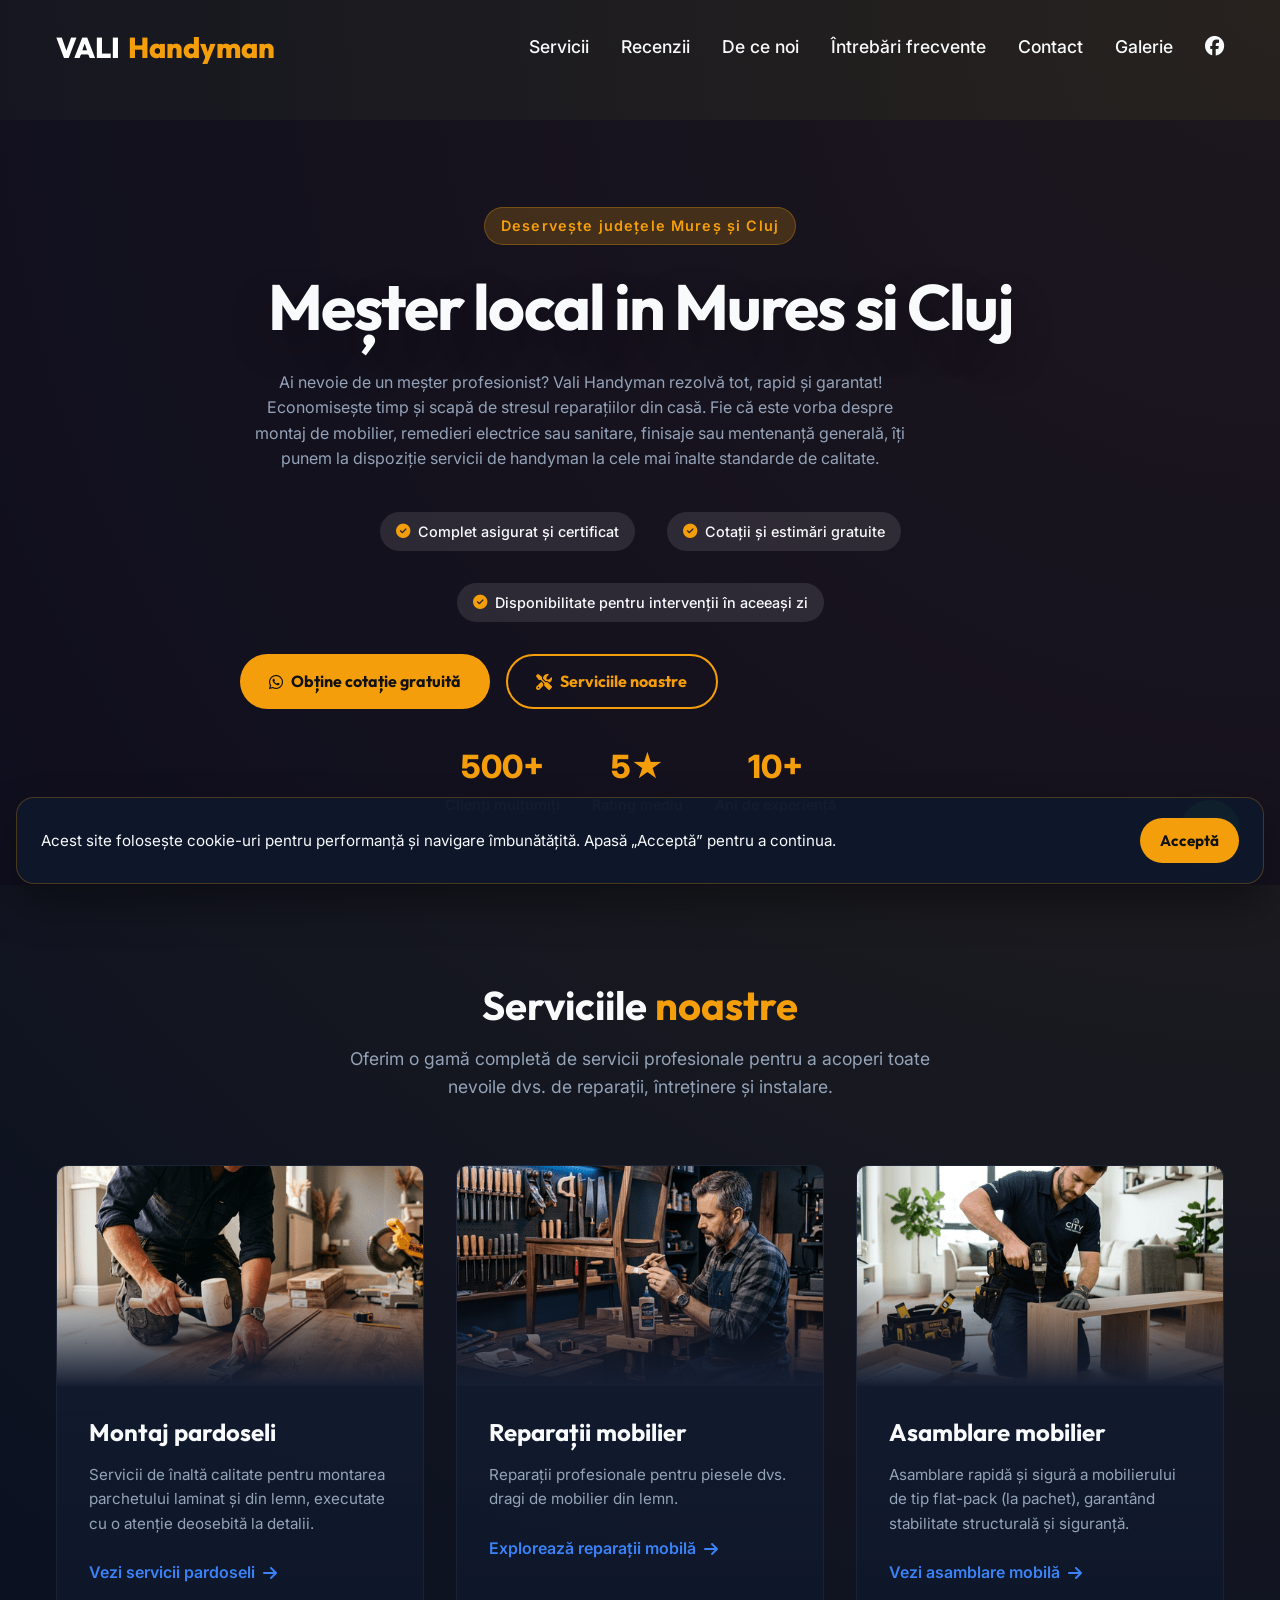
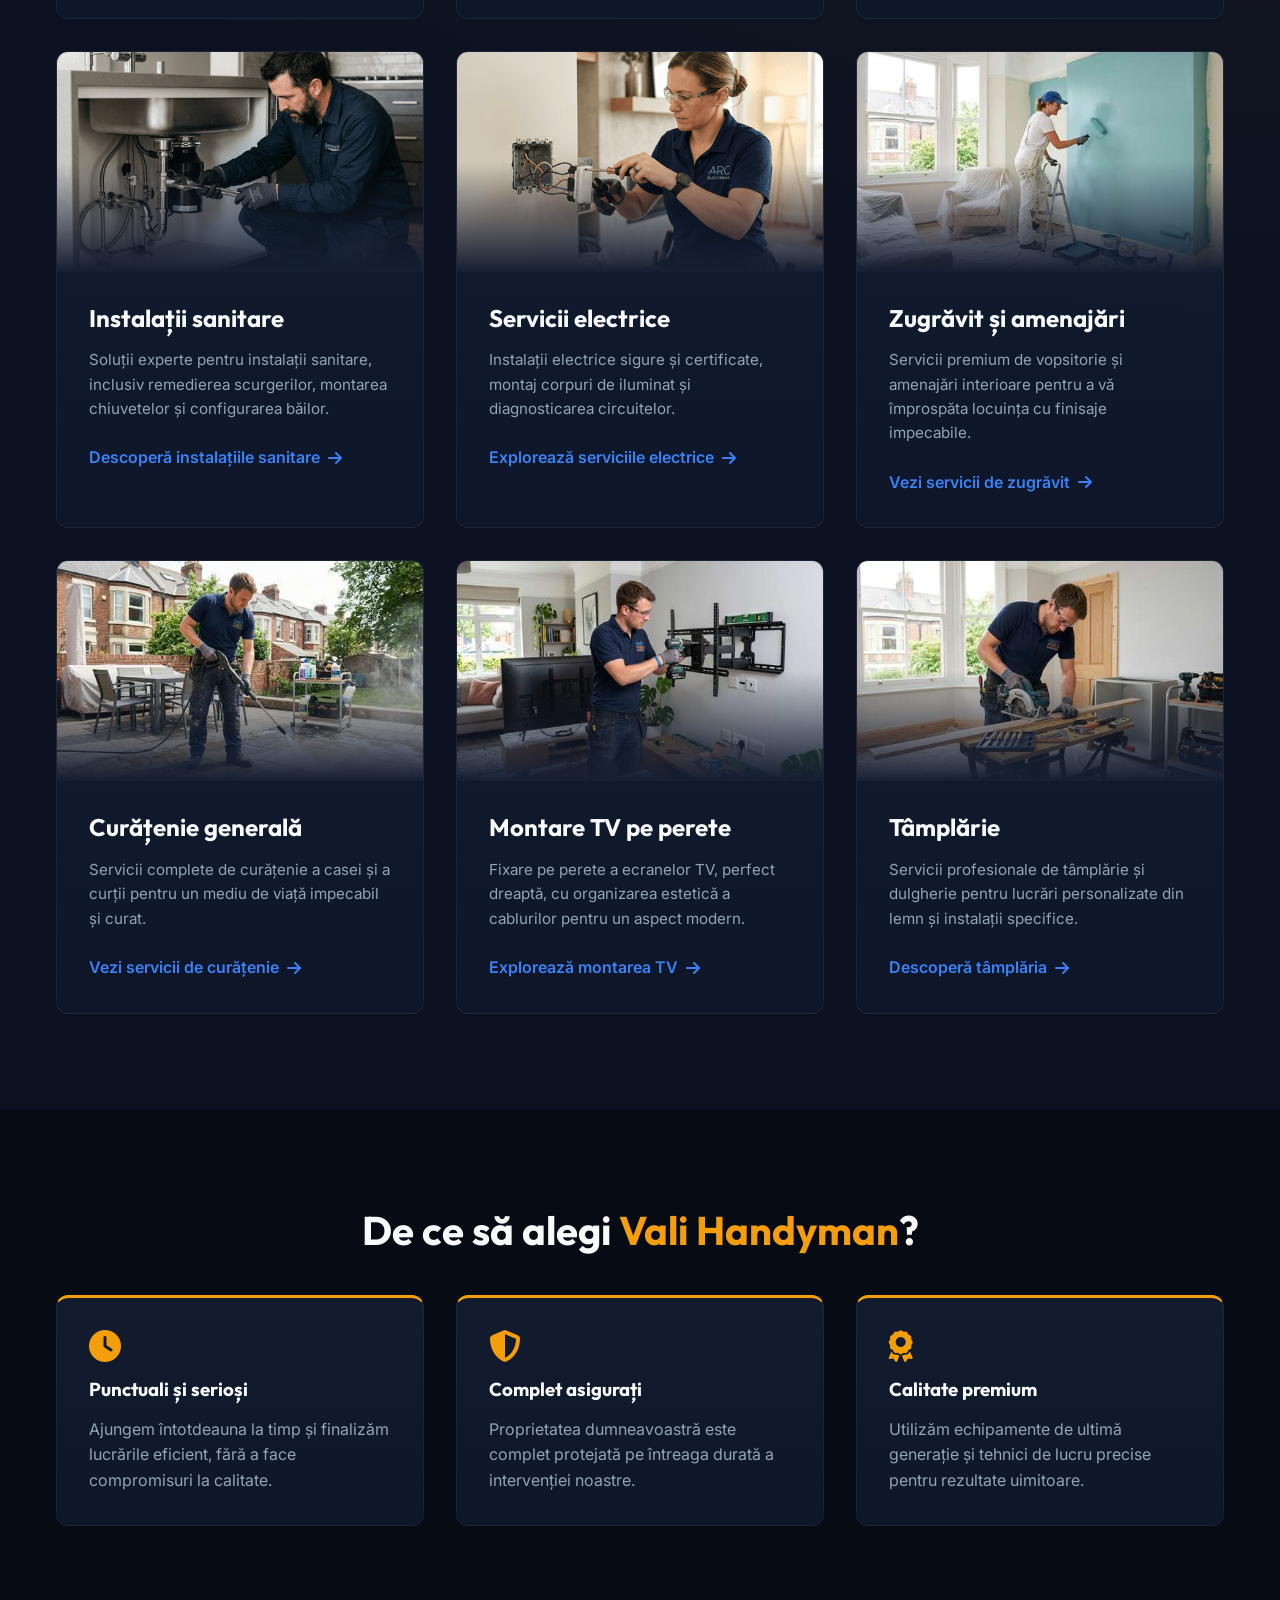
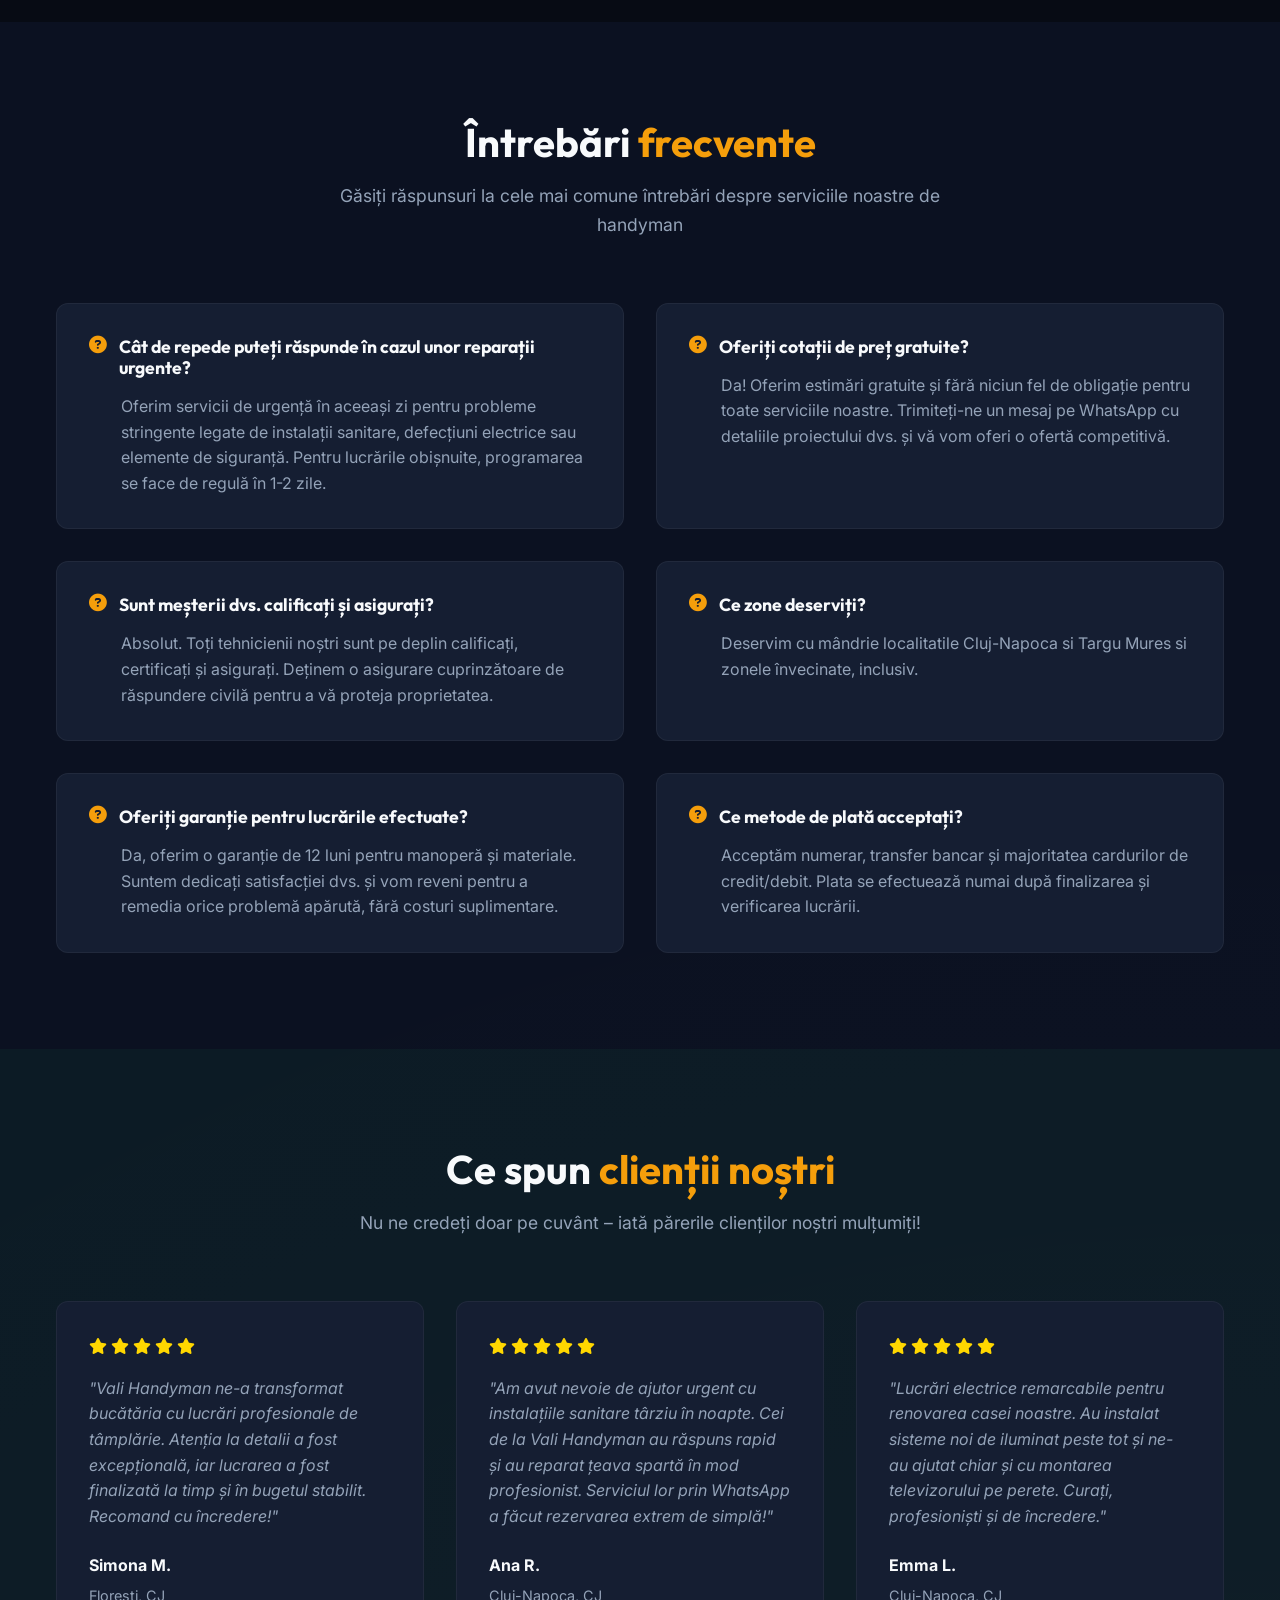
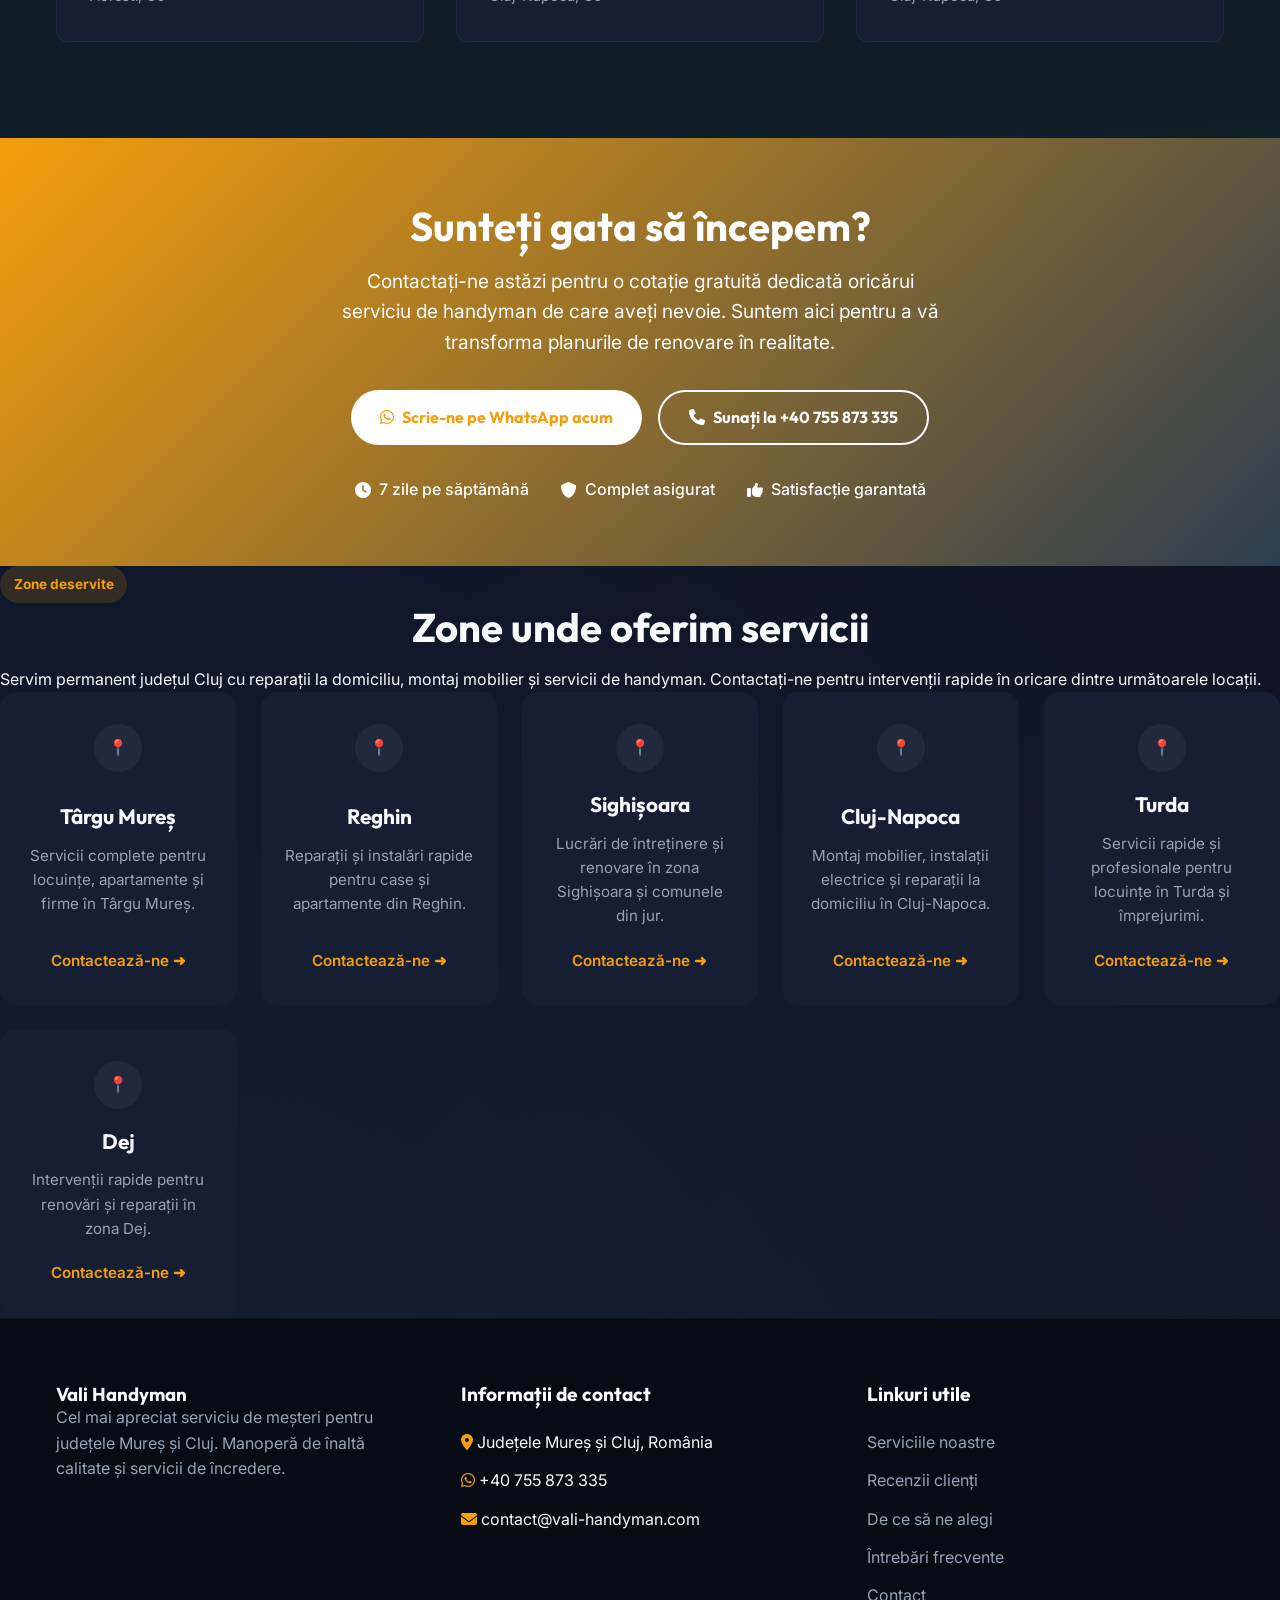
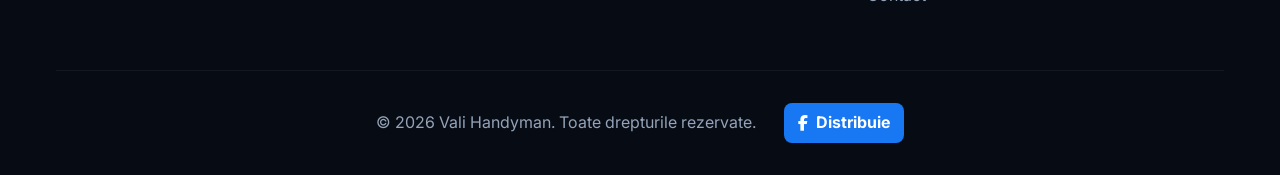
<file: index.html>
﻿<!DOCTYPE html>
<html lang="ro-RO">
<head>
    <meta charset="UTF-8">
    <meta name="viewport" content="width=device-width, initial-scale=1.0">
    <meta name="robots" content="follow, index, max-snippet:-1, max-video-preview:-1, max-image-preview:large"/>
    <title>Servicii Reparații & Montaj | Cluj si Mures </title>
    <link rel="icon" href="assets/favicon-vh.png" type="image/png">
    <meta name="description" content="Ai nevoie de meșter la tine acasă? Oferim servicii profesionale de montaj mobilă, instalații sanitare și electrice în Cluj Napoca!">
    <meta name="keywords" content="handyman cluj, instalator cluj, electrician cluj, montaj parchet, reparatii mobila, montare TV pe perete cluj, tamplarie cluj, asamblare mobila">
    <meta name="author" content="Vali Handyman">
    <meta name="geo.region" content="RO-CJ">
<meta name="geo.placename" content="Cluj-Napoca">
<meta name="geo.position" content="46.7712;23.6236">
<meta name="ICBM" content="46.7712, 23.6236">
    
    <!-- Open Graph / Facebook -->
    <meta property="og:type" content="website">
    <meta property="og:url" content="https://servicii.vali-handyman.com/">
    <meta property="og:title" content="Servicii de Handyman | Cluj-Napoca & Mureș">
    <meta property="og:description" content="Servicii profesionale de handyman în Cluj-Napoca și Mureș. De la montaj pardoseli la instalații sanitare, lucrări electrice, montare TV pe perete și curățenie.">
    <meta property="og:image" content="https://servicii.vali-handyman.com/assets/flooring_installation_1777795055012_optimized.png">
    <meta property="og:image:alt" content="Vali Handyman - Servicii profesionale de reparații pentru casă în Cluj-Napoca">
    <meta property="og:locale" content="ro_RO">
    <meta property="og:site_name" content="Vali Handyman">
    
    <!-- Twitter Card -->
    <meta name="twitter:card" content="summary_large_image">
    <meta name="twitter:url" content="https://servicii.vali-handyman.com/">
    <meta name="twitter:title" content="Servicii de Handyman | Cluj-Napoca & Mureș">
<meta name="twitter:description" content="Servicii profesionale de handyman în Cluj-Napoca și Mureș. De la montaj pardoseli la instalații sanitare, lucrări electrice, montare TV pe perete și curățenie.">
    <meta name="twitter:image" content="https://servicii.vali-handyman.com/assets/flooring_installation_1777795055012_optimized.png">
    <meta name="twitter:image:alt" content="Vali Handyman - Servicii profesionale de reparații pentru casă în Cluj-Napoca">
    
    <!-- Canonical URL -->
    <link rel="canonical" href="https://servicii.vali-handyman.com/">
    
    <!-- Favicon and Icons -->
    <link rel="icon" href="assets/favicon-vh.png" type="image/png">
    <link rel="apple-touch-icon" href="assets/favicon-vh.png">
    
    <!-- Preconnect for performance -->
    <link rel="preconnect" href="https://fonts.googleapis.com">
    <link rel="preconnect" href="https://cdnjs.cloudflare.com">
    
    <link rel="stylesheet" href="https://cdnjs.cloudflare.com/ajax/libs/font-awesome/6.4.0/css/all.min.css">
    <link rel="stylesheet" href="index.css">

    <!-- Schema.org Structured Data -->
    <script type="application/ld+json">
{
  "@context": "https://schema.org",
  "@type": "HomeAndConstructionBusiness",
  "name": "Vali Handyman",
  "image": "https://servicii.vali-handyman.com/logo.jpg",
  "@id": "https://servicii.vali-handyman.com/#handyman",
  "url": "https://servicii.vali-handyman.com/",
  "telephone": "+40755873335",
  "priceRange": "RON",
  "areaServed": [
    {
      "@type": "City",
      "name": "Cluj-Napoca"
    },
    {
      "@type": "City",
      "name": "Târgu Mureș"
    },
    {
      "@type": "AdministrativeArea",
      "name": "Județul Cluj"
    },
    {
      "@type": "AdministrativeArea",
      "name": "Județul Mureș"
    }
  ],
  "address": {
    "@type": "PostalAddress",
    "addressLocality": "Cluj-Napoca",
    "addressRegion": "Cluj",
    "addressCountry": "RO"
  }
}
</script>
</head>
<body>

    <!-- Floating WhatsApp Button -->
    <a href="https://wa.me/40755873335" target="_blank" class="whatsapp-float" aria-label="Contactați Vali Handyman pe WhatsApp">
        <i class="fa-brands fa-whatsapp"></i>
    </a>

    <!-- Header / Nav -->
    <header>
        <div class="container nav-container">
            <a href="index.html" class="logo">VALI <span>Handyman</span></a>
            <nav aria-label="Navigație Principală">
                <ul class="nav-links">
                    <li><a href="#services">Servicii</a></li>
                    <li><a href="#testimonials">Recenzii</a></li>
                    <li><a href="#why-us">De ce noi</a></li>
                    <li><a href="#faq">Întrebări frecvente</a></li>
                    <li><a href="#contact">Contact</a></li>
                    <li><a href="gallery.html">Galerie</a></li>
                    <li><a href="https://facebook.com/" target="_blank" aria-label="Vizitați pagina noastră de Facebook"><i class="fa-brands fa-facebook" style="font-size: 1.2rem;"></i></a></li>
                </ul>
            </nav>
            <a href="tel:+40755873335" class="header-phone" aria-label="Sună la +40 755 873 335"><i class="fa-solid fa-phone"></i></a>
            <div class="hamburger">
                <i class="fa-solid fa-bars"></i>
            </div>
        </div>
    </header>

    <!-- REPERUL PRINCIPAL START -->
    <main>
        <!-- Hero Section -->
        <section class="hero" id="home">
            <div class="hero-bg" style="background-image: url('assets/hero_background_1777795016435_optimized.png')"></div>
            <div class="hero-gradient"></div>
            <div class="container">
                <div class="hero-content">
                    <div class="hero-tag">Deservește județele Mureș și Cluj</div>
                    <h1>Meșter local in Mures si Cluj</h1>
                    <p>Ai nevoie de un meșter profesionist? Vali Handyman rezolvă tot, rapid și garantat!

Economisește timp și scapă de stresul reparațiilor din casă. Fie că este vorba despre montaj de mobilier, remedieri electrice sau sanitare, finisaje sau mentenanță generală, îți punem la dispoziție servicii de handyman la cele mai înalte standarde de calitate.</p>
                    <div class="hero-features">
                        <div class="feature-item">
                            <i class="fa-solid fa-check-circle text-primary"></i>
                            <span>Complet asigurat și certificat</span>
                        </div>
                        <div class="feature-item">
                            <i class="fa-solid fa-check-circle text-primary"></i>
                            <span>Cotații și estimări gratuite</span>
                        </div>
                        <div class="feature-item">
                            <i class="fa-solid fa-check-circle text-primary"></i>
                            <span>Disponibilitate pentru intervenții în aceeași zi</span>
                        </div>
                    </div>
                    <div class="hero-btns">
                        <a href="https://wa.me/40755873335" class="btn btn-primary" target="_blank">
                            <i class="fa-brands fa-whatsapp"></i> Obține cotație gratuită
                        </a>
                        <a href="#services" class="btn btn-outline">
                            <i class="fa-solid fa-tools"></i> Serviciile noastre
                        </a>
                    </div>
                    <div class="hero-stats">
                        <div class="stat">
                            <strong>500+</strong>
                            <span>Clienți mulțumiți</span>
                        </div>
                        <div class="stat">
                            <strong>5★</strong>
                            <span>Rating mediu</span>
                        </div>
                        <div class="stat">
                            <strong>10+</strong>
                            <span>Ani de experiență</span>
                        </div>
                    </div>
                </div>
            </div>
        </section>

        
        <!-- Services Section -->
        <section class="section" id="services">
            <div class="container">
                <h2 class="section-title">Serviciile <span class="text-primary">noastre</span></h2>
                <p class="section-subtitle">Oferim o gamă completă de servicii profesionale pentru a acoperi toate nevoile dvs. de reparații, întreținere și instalare.</p>
                
                <div class="services-grid">
                    <!-- Service 1 -->
                    <div class="service-card">
                        <div class="service-img-wrapper">
                            <img src="assets/flooring_installation_1777795055012_optimized.png" alt="Imagine muncitor montaj parchet">
                        </div>
                        <div class="service-content">
                            <h3>Montaj pardoseli</h3>
                            <p>Servicii de înaltă calitate pentru montarea parchetului laminat și din lemn, executate cu o atenție deosebită la detalii.</p>
                            <a href="montaj-parchet.html" class="service-link" aria-label="Aflați mai multe despre montajul de pardoseli">Vezi servicii pardoseli <i class="fa-solid fa-arrow-right" aria-hidden="true"></i></a>
                        </div>
                    </div>

                    <!-- Service 2 -->
                    <div class="service-card">
                        <div class="service-img-wrapper">
                            <img src="assets/furniture_repair_1777795394122_optimized.png"  alt="imagine cu muncitor ce repara un scaun">
                        </div>
                        <div class="service-content">
                            <h3>Reparații mobilier</h3>
                            <p>Reparații profesionale pentru piesele dvs. dragi de mobilier din lemn.</p>
                            <a href="reparatii-mobila.html" class="service-link" aria-label="Aflați mai multe despre reparațiile de mobilier">Explorează reparații mobilă <i class="fa-solid fa-arrow-right" aria-hidden="true"></i></a>
                        </div>
                    </div>

                    <!-- Service 3 -->
                    <div class="service-card">
                        <div class="service-img-wrapper">
                            <img src="assets/furniture_assembly_1777795616665_optimized.png" alt="imagine reprezentativa cu muncitor ce monteaza mobila ">
                        </div>
                        <div class="service-content">
                            <h3>Asamblare mobilier</h3>
                            <p>Asamblare rapidă și sigură a mobilierului de tip flat-pack (la pachet), garantând stabilitate structurală și siguranță.</p>
                            <a href="montaj-mobila.html" class="service-link" aria-label="Aflați mai multe despre asamblarea mobilierului">Vezi asamblare mobilă <i class="fa-solid fa-arrow-right" aria-hidden="true"></i></a>
                        </div>
                    </div>

                    <!-- Service 4 -->
                    <div class="service-card">
                        <div class="service-img-wrapper">
                            <img src="assets/plumbing_services_1777795640024_optimized.png" alt="Servicii de încredere pentru instalații sanitare în Newcastle - reparații scurgeri, înlocuire baterii, reparații toalete">
                        </div>
                        <div class="service-content">
                            <h3>Instalații sanitare</h3>
                            <p>Soluții experte pentru instalații sanitare, inclusiv remedierea scurgerilor, montarea chiuvetelor și configurarea băilor.</p>
                            <a href="servicii-instalator.html" class="service-link" aria-label="Aflați mai multe despre serviciile de instalații sanitare">Descoperă instalațiile sanitare <i class="fa-solid fa-arrow-right" aria-hidden="true"></i></a>
                        </div>
                    </div>

                    <!-- Service 5 -->
                    <div class="service-card">
                        <div class="service-img-wrapper">
                            <img src="assets/electrical_services_1777795753782_optimized.png" alt="imagine electrician în cluj - iluminat, prize, instalații de siguranță">
                        </div>
                        <div class="service-content">
                            <h3>Servicii electrice</h3>
                            <p>Instalații electrice sigure și certificate, montaj corpuri de iluminat și diagnosticarea circuitelor.</p>
                            <a href="electrician.html" class="service-link" aria-label="Aflați mai multe despre serviciile electrice">Explorează serviciile electrice <i class="fa-solid fa-arrow-right" aria-hidden="true"></i></a>
                        </div>
                    </div>

                    <!-- Service 6 -->
                    <div class="service-card">
                        <div class="service-img-wrapper">
                            <img src="assets/painting_decorating_optimized.jpg" alt="imagine persoana care zugraveste un perete - vopsitorie interioară și exterioară">
                        </div>
                        <div class="service-content">
                            <h3>Zugrăvit și amenajări</h3>
                            <p>Servicii premium de vopsitorie și amenajări interioare pentru a vă împrospăta locuința cu finisaje impecabile.</p>
                            <a href="zugraveli-vopsit.html" class="service-link" aria-label="Aflați mai multe despre serviciile de zugrăvit">Vezi servicii de zugrăvit <i class="fa-solid fa-arrow-right" aria-hidden="true"></i></a>
                        </div>
                    </div>

                    <!-- Service 7 -->
                    <div class="service-card">
                        <div class="service-img-wrapper">
                            <img src="assets/cleaning_services_1_optimized.jpg" alt="imagine servicii de curatenie">
                        </div>
                        <div class="service-content">
                            <h3>Curățenie generală</h3>
                            <p>Servicii complete de curățenie a casei și a curții pentru un mediu de viață impecabil și curat.</p>
                            <a href="servicii-curatenie.html" class="service-link" aria-label="Aflați mai multe despre serviciile de curățenie generală">Vezi servicii de curățenie <i class="fa-solid fa-arrow-right" aria-hidden="true"></i></a>
                        </div>
                    </div>

                    <!-- Service 8 -->
                    <div class="service-card">
                        <div class="service-img-wrapper">
                            <img src="assets/tv_wall_mounting_optimized.jpg" alt="Montaj tv pe perete în Cluj">
                        </div>
                        <div class="service-content">
                            <h3>Montare TV pe perete</h3>
                            <p>Fixare pe perete a ecranelor TV, perfect dreaptă, cu organizarea estetică a cablurilor pentru un aspect modern.</p>
                            <a href="montaj-tv-perete.html" class="service-link" aria-label="Aflați mai multe despre montarea TV-ului pe perete">Explorează montarea TV <i class="fa-solid fa-arrow-right" aria-hidden="true"></i></a>
                        </div>
                    </div>

                    <!-- Service 9 -->
                    <div class="service-card">
                        <div class="service-img-wrapper">
                            <img src="assets/carpentry_joinery_optimized.jpg" alt="imagine reprezentativa tamplar">
                        </div>
                        <div class="service-content">
                            <h3>Tâmplărie</h3>
                            <p>Servicii profesionale de tâmplărie și dulgherie pentru lucrări personalizate din lemn și instalații specifice.</p>
                            <a href="tamplarie.html" class="service-link" aria-label="Aflați mai multe despre serviciile de tâmplărie">Descoperă tâmplăria <i class="fa-solid fa-arrow-right" aria-hidden="true"></i></a>
                        </div>
                    </div>
                </div>
            </div>
        </section>

       

        <!-- Why Us Section -->
        <section class="section" id="why-us" style="background:#070B14;">
            <div class="container text-center">
                <h2 class="section-title">De ce să alegi <span class="text-primary">Vali Handyman</span>?</h2>
                <br>
                <div class="services-grid" style="text-align:left;">
                    <div class="service-card" style="padding: 2rem; border-top: 3px solid var(--primary);">
                        <i class="fa-solid fa-clock text-primary" style="font-size:2rem; margin-bottom:1rem;"></i>
                        <h3 style="margin-bottom:1rem;">Punctuali și serioși</h3>
                        <p style="color:var(--text-muted)">Ajungem întotdeauna la timp și finalizăm lucrările eficient, fără a face compromisuri la calitate.</p>
                    </div>
                    <div class="service-card" style="padding: 2rem; border-top: 3px solid var(--primary);">
                        <i class="fa-solid fa-shield-halved text-primary" style="font-size:2rem; margin-bottom:1rem;"></i>
                        <h3 style="margin-bottom:1rem;">Complet asigurați</h3>
                        <p style="color:var(--text-muted)">Proprietatea dumneavoastră este complet protejată pe întreaga durată a intervenției noastre.</p>
                    </div>
                    <div class="service-card" style="padding: 2rem; border-top: 3px solid var(--primary);">
                        <i class="fa-solid fa-award text-primary" style="font-size:2rem; margin-bottom:1rem;"></i>
                        <h3 style="margin-bottom:1rem;">Calitate premium</h3>
                        <p style="color:var(--text-muted)">Utilizăm echipamente de ultimă generație și tehnici de lucru precise pentru rezultate uimitoare.</p>
                    </div>
                </div>
            </div>
        </section>

        <!-- FAQ Section -->
        <section class="section" id="faq">
            <div class="container">
                <h2 class="section-title">Întrebări <span class="text-primary">frecvente</span></h2>
                <p class="section-subtitle">Găsiți răspunsuri la cele mai comune întrebări despre serviciile noastre de handyman</p>

                <div class="faq-grid">
                    <div class="faq-item">
                        <h3><i class="fa-solid fa-question-circle text-primary"></i> Cât de repede puteți răspunde în cazul unor reparații urgente?</h3>
                        <p>Oferim servicii de urgență în aceeași zi pentru probleme stringente legate de instalații sanitare, defecțiuni electrice sau elemente de siguranță. Pentru lucrările obișnuite, programarea se face de regulă în 1-2 zile.</p>
                    </div>

                    <div class="faq-item">
                        <h3><i class="fa-solid fa-question-circle text-primary"></i> Oferiți cotații de preț gratuite?</h3>
                        <p>Da! Oferim estimări gratuite și fără niciun fel de obligație pentru toate serviciile noastre. Trimiteți-ne un mesaj pe WhatsApp cu detaliile proiectului dvs. și vă vom oferi o ofertă competitivă.</p>
                    </div>

                    <div class="faq-item">
                        <h3><i class="fa-solid fa-question-circle text-primary"></i> Sunt meșterii dvs. calificați și asigurați?</h3>
                        <p>Absolut. Toți tehnicienii noștri sunt pe deplin calificați, certificați și asigurați. Deținem o asigurare cuprinzătoare de răspundere civilă pentru a vă proteja proprietatea.</p>
                    </div>

                    <div class="faq-item">
                        <h3><i class="fa-solid fa-question-circle text-primary"></i> Ce zone deserviți?</h3>
                        <p>Deservim cu mândrie localitatile Cluj-Napoca  si Targu Mures si zonele învecinate, inclusiv.</p>
                    </div>

                    <div class="faq-item">
                        <h3><i class="fa-solid fa-question-circle text-primary"></i> Oferiți garanție pentru lucrările efectuate?</h3>
                        <p>Da, oferim o garanție de 12 luni pentru manoperă și materiale. Suntem dedicați satisfacției dvs. și vom reveni pentru a remedia orice problemă apărută, fără costuri suplimentare.</p>
                    </div>

                    <div class="faq-item">
                        <h3><i class="fa-solid fa-question-circle text-primary"></i> Ce metode de plată acceptați?</h3>
                        <p>Acceptăm numerar, transfer bancar și majoritatea cardurilor de credit/debit. Plata se efectuează numai după finalizarea și verificarea lucrării.</p>
                    </div>
                </div>
            </div>
        </section>


        <!-- Testimonials Section -->
        <section class="section" id="testimonials" style="background: rgba(46, 204, 113, 0.05);">
            <div class="container">
                <h2 class="section-title">Ce spun <span class="text-primary">clienții noștri</span></h2>
                <p class="section-subtitle">Nu ne credeți doar pe cuvânt – iată părerile clienților noștri mulțumiți!</p>

                <div class="testimonials-grid">
                    <div class="testimonial-card">
                        <div class="testimonial-content">
                            <div class="stars">
                                <i class="fa-solid fa-star"></i>
                                <i class="fa-solid fa-star"></i>
                                <i class="fa-solid fa-star"></i>
                                <i class="fa-solid fa-star"></i>
                                <i class="fa-solid fa-star"></i>
                            </div>
                            <p>"Vali Handyman ne-a transformat bucătăria cu lucrări profesionale de tâmplărie. Atenția la detalii a fost excepțională, iar lucrarea a fost finalizată la timp și în bugetul stabilit. Recomand cu încredere!"</p>
                            <div class="testimonial-author">
                                <strong>Simona M.</strong>
                                <span>Floresti, CJ</span>
                            </div>
                        </div>
                    </div>

                    <div class="testimonial-card">
                        <div class="testimonial-content">
                            <div class="stars">
                                <i class="fa-solid fa-star"></i>
                                <i class="fa-solid fa-star"></i>
                                <i class="fa-solid fa-star"></i>
                                <i class="fa-solid fa-star"></i>
                                <i class="fa-solid fa-star"></i>
                            </div>
                            <p>"Am avut nevoie de ajutor urgent cu instalațiile sanitare târziu în noapte. Cei de la Vali Handyman au răspuns rapid și au reparat țeava spartă în mod profesionist. Serviciul lor prin WhatsApp a făcut rezervarea extrem de simplă!"</p>
                            <div class="testimonial-author">
                                <strong>Ana R.</strong>
                                <span>Cluj-Napoca, CJ</span>
                            </div>
                        </div>
                    </div>

                    <div class="testimonial-card">
                        <div class="testimonial-content">
                            <div class="stars">
                                <i class="fa-solid fa-star"></i>
                                <i class="fa-solid fa-star"></i>
                                <i class="fa-solid fa-star"></i>
                                <i class="fa-solid fa-star"></i>
                                <i class="fa-solid fa-star"></i>
                            </div>
                            <p>"Lucrări electrice remarcabile pentru renovarea casei noastre. Au instalat sisteme noi de iluminat peste tot și ne-au ajutat chiar și cu montarea televizorului pe perete. Curați, profesioniști și de încredere."</p>
                            <div class="testimonial-author">
                                <strong>Emma L.</strong>
                                <span>Cluj-Napoca, CJ</span>
                            </div>
                        </div>
                    </div>
                </div>
            </div>
        </section>


        <!-- Call to Action Section -->
        <section class="section cta-section" style="background: linear-gradient(135deg, var(--primary), #2c3e50); color: white;">
            <div class="container text-center">
                <h2>Sunteți gata să începem?</h2>
                <p>Contactați-ne astăzi pentru o cotație gratuită dedicată oricărui serviciu de handyman de care aveți nevoie. Suntem aici pentru a vă transforma planurile de renovare în realitate.</p>
                <div class="cta-buttons">
                    <a href="https://wa.me/+40755873335" class="btn" style="background: white; color: var(--primary);" target="_blank">
                        <i class="fa-brands fa-whatsapp"></i> Scrie-ne pe WhatsApp acum
                    </a>
                    <a href="tel:+40755873335" class="btn btn-outline" style="border-color: white; color: white;">
                        <i class="fa-solid fa-phone"></i> Sunați la +40 755 873 335
                    </a>
                </div>
                <div class="cta-features">
                    <span><i class="fa-solid fa-clock"></i> 7 zile pe săptămână</span>
                    <span><i class="fa-solid fa-shield"></i> Complet asigurat</span>
                    <span><i class="fa-solid fa-thumbs-up"></i> Satisfacție garantată</span>
                </div>
            </div>
        </section>
    </main>
    <!-- REPERUL PRINCIPAL END -->

    <!-- Areas Covered Grid -->
    <section class="local-section scroll-reveal" id="locations">
        <div class="section-container">
            <div class="section-header">
                <span class="badge">Zone deservite</span>
                <h2 class="section-title">Zone unde oferim servicii</h2>
                <p class="section-desc">Servim permanent județul Cluj cu reparații la domiciliu, montaj mobilier și servicii de handyman. Contactați-ne pentru intervenții rapide în oricare dintre următoarele locații.</p>
            </div>
            
            <div class="locations-grid">
                <a href="#contact" class="location-card" id="card-targu-mures">
                    <div class="location-icon">📍</div>
                    <div>
                        <h3>Târgu Mureș</h3>
                        <p>Servicii complete pentru locuințe, apartamente și firme în Târgu Mureș.</p>
                    </div>
                    <span class="btn-text">Contactează-ne ➜</span>
                </a>

                <a href="#contact" class="location-card" id="card-reghin">
                    <div class="location-icon">📍</div>
                    <div>
                        <h3>Reghin</h3>
                        <p>Reparații și instalări rapide pentru case și apartamente din Reghin.</p>
                    </div>
                    <span class="btn-text">Contactează-ne ➜</span>
                </a>

                <a href="#contact" class="location-card" id="card-sighisoara">
                    <div class="location-icon">📍</div>
                    <div>
                        <h3>Sighișoara</h3>
                        <p>Lucrări de întreținere și renovare în zona Sighișoara și comunele din jur.</p>
                    </div>
                    <span class="btn-text">Contactează-ne ➜</span>
                </a>

                <a href="#contact" class="location-card" id="card-cluj-napoca">
                    <div class="location-icon">📍</div>
                    <div>
                        <h3>Cluj-Napoca</h3>
                        <p>Montaj mobilier, instalații electrice și reparații la domiciliu în Cluj-Napoca.</p>
                    </div>
                    <span class="btn-text">Contactează-ne ➜</span>
                </a>

                <a href="#contact" class="location-card" id="card-turda">
                    <div class="location-icon">📍</div>
                    <div>
                        <h3>Turda</h3>
                        <p>Servicii rapide și profesionale pentru locuințe în Turda și împrejurimi.</p>
                    </div>
                    <span class="btn-text">Contactează-ne ➜</span>
                </a>

                <a href="#contact" class="location-card" id="card-dej">
                    <div class="location-icon">📍</div>
                    <div>
                        <h3>Dej</h3>
                        <p>Intervenții rapide pentru renovări și reparații în zona Dej.</p>
                    </div>
                    <span class="btn-text">Contactează-ne ➜</span>
                </a>
            </div>
        </div>
    </section>
    <!-- Footer -->
    <footer id="contact">
        <div class="container">
            <div class="footer-grid">
                <div class="footer-col">
                    <h3>Vali Handyman</h3>
                    <p>Cel mai apreciat serviciu de meșteri pentru județele Mureș și Cluj. Manoperă de înaltă calitate și servicii de încredere.</p>
                </div>
                <div class="footer-col">
                    <h4>Informații de contact</h4>
                    <ul>
                        <li><i class="fa-solid fa-location-dot text-primary"></i> Județele Mureș și Cluj, România</li>
                        <li><i class="fa-brands fa-whatsapp text-primary"></i> +40 755 873 335</li>
                        <li><i class="fa-solid fa-envelope text-primary"></i> contact@vali-handyman.com</li>
                    </ul>
                </div>
                <div class="footer-col">
                    <h4>Linkuri utile</h4>
                    <ul>
                        <li><a href="#services">Serviciile noastre</a></li>
                        <li><a href="#testimonials">Recenzii clienți</a></li>
                        <li><a href="#why-us">De ce să ne alegi</a></li>
                        <li><a href="#faq">Întrebări frecvente</a></li>
                        <li><a href="#contact">Contact</a></li>
                    </ul>
                </div>
            </div>
            <div class="footer-bottom">
                <p>&copy; 2026 Vali Handyman. Toate drepturile rezervate.</p>
                <a href="https://www.facebook.com/sharer/sharer.php?u=https://servicii-handyman.ro" class="fb-share" target="_blank" rel="noopener noreferrer" aria-label="Distribuiți pe Facebook"><i class="fa-brands fa-facebook-f"></i> Distribuie</a>
            </div>
        </div>
    </footer>

    <script src="main.js"></script>
</body>
</html>
</file>
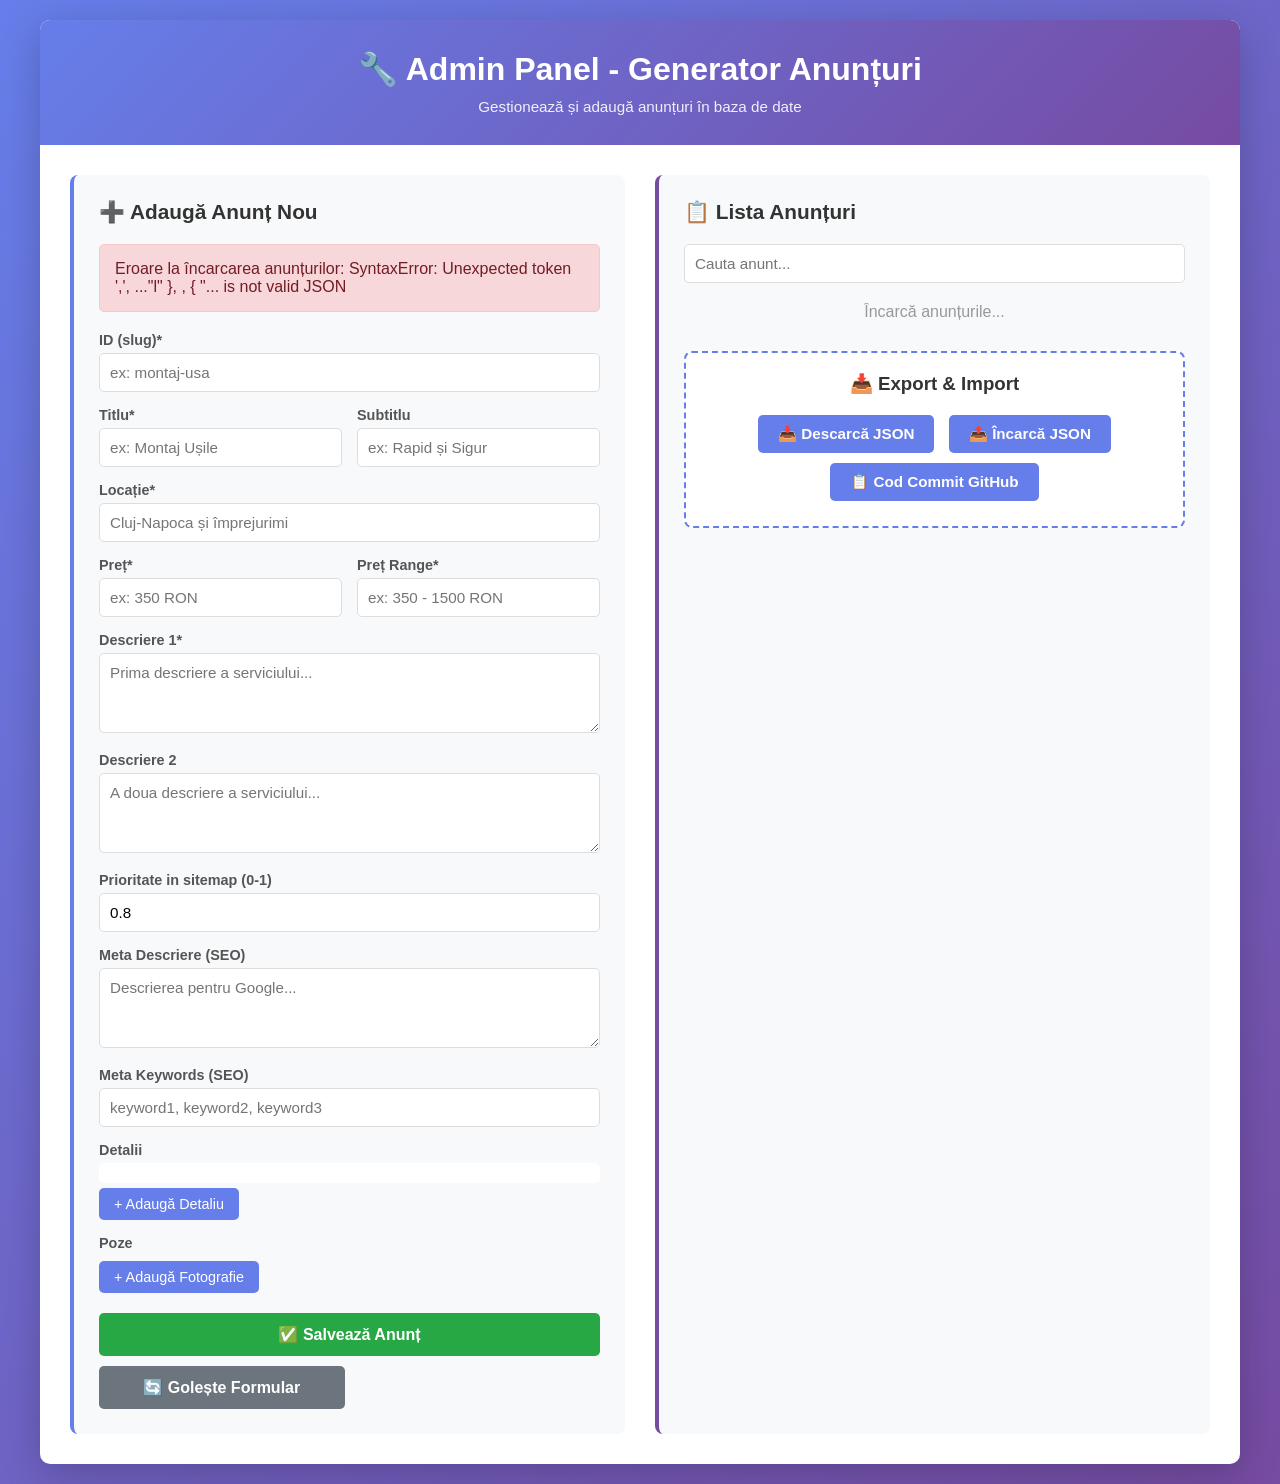
<file: admin-generator.html>
<!DOCTYPE html>
<html lang="ro">
<head>
    <meta charset="UTF-8">
    <meta name="viewport" content="width=device-width, initial-scale=1.0">
    <title>Admin - Generator Anunțuri | Vali Handyman</title>
    <style>
        * {
            margin: 0;
            padding: 0;
            box-sizing: border-box;
            font-family: 'Segoe UI', Tahoma, Geneva, Verdana, sans-serif;
        }

        body {
            background: linear-gradient(135deg, #667eea 0%, #764ba2 100%);
            min-height: 100vh;
            padding: 20px;
        }

        .container {
            max-width: 1200px;
            margin: 0 auto;
            background: white;
            border-radius: 10px;
            box-shadow: 0 10px 40px rgba(0,0,0,0.2);
            overflow: hidden;
        }

        header {
            background: linear-gradient(135deg, #667eea 0%, #764ba2 100%);
            color: white;
            padding: 30px;
            text-align: center;
        }

        header h1 {
            font-size: 2rem;
            margin-bottom: 10px;
        }

        header p {
            font-size: 0.95rem;
            opacity: 0.9;
        }

        .content {
            display: grid;
            grid-template-columns: 1fr 1fr;
            gap: 30px;
            padding: 30px;
        }

        @media (max-width: 968px) {
            .content {
                grid-template-columns: 1fr;
            }
        }

        /* FORMA DE ADĂUGARE */
        .form-section {
            background: #f8f9fa;
            padding: 25px;
            border-radius: 8px;
            border-left: 4px solid #667eea;
        }

        .form-section h2 {
            color: #333;
            margin-bottom: 20px;
            font-size: 1.3rem;
        }

        .form-group {
            margin-bottom: 15px;
        }

        label {
            display: block;
            color: #555;
            font-weight: 600;
            margin-bottom: 5px;
            font-size: 0.9rem;
        }

        input, textarea, select {
            width: 100%;
            padding: 10px;
            border: 1px solid #ddd;
            border-radius: 5px;
            font-family: inherit;
            font-size: 0.95rem;
            transition: border-color 0.3s;
        }

        input:focus, textarea:focus, select:focus {
            outline: none;
            border-color: #667eea;
            box-shadow: 0 0 5px rgba(102, 126, 234, 0.3);
        }

        textarea {
            resize: vertical;
            min-height: 80px;
        }

        .form-row {
            display: grid;
            grid-template-columns: 1fr 1fr;
            gap: 15px;
        }

        .btn-add-foto {
            background: #667eea;
            color: white;
            padding: 8px 15px;
            border: none;
            border-radius: 5px;
            cursor: pointer;
            font-size: 0.9rem;
            margin-top: 5px;
            transition: background 0.3s;
        }

        .btn-add-foto:hover {
            background: #764ba2;
        }

        .foto-item {
            background: white;
            padding: 10px;
            margin-bottom: 10px;
            border-radius: 5px;
            border-left: 3px solid #667eea;
        }

        .foto-item input {
            margin-bottom: 8px;
        }

        .btn-remove {
            background: #dc3545;
            color: white;
            padding: 5px 10px;
            border: none;
            border-radius: 3px;
            cursor: pointer;
            font-size: 0.85rem;
        }

        .btn-remove:hover {
            background: #c82333;
        }

        .detalii-list {
            background: white;
            padding: 10px;
            border-radius: 5px;
            max-height: 200px;
            overflow-y: auto;
        }

        .detaliu-item {
            display: flex;
            gap: 10px;
            margin-bottom: 8px;
            padding: 8px;
            background: #f0f0f0;
            border-radius: 4px;
        }

        .detaliu-item input {
            flex: 1;
            margin: 0;
        }

        .detaliu-item button {
            background: #dc3545;
            color: white;
            border: none;
            padding: 5px 10px;
            border-radius: 3px;
            cursor: pointer;
        }

        /* BUTOANE */
        .button-group {
            display: grid;
            grid-template-columns: 1fr 1fr;
            gap: 10px;
            margin-top: 20px;
        }

        .btn {
            padding: 12px 20px;
            border: none;
            border-radius: 5px;
            cursor: pointer;
            font-size: 1rem;
            font-weight: 600;
            transition: all 0.3s;
        }

        .btn-submit {
            background: #28a745;
            color: white;
            grid-column: 1 / -1;
        }

        .btn-submit:hover {
            background: #218838;
            transform: translateY(-2px);
            box-shadow: 0 5px 15px rgba(40, 167, 69, 0.3);
        }

        .btn-reset {
            background: #6c757d;
            color: white;
        }

        .btn-reset:hover {
            background: #5a6268;
        }

        /* LISTA ANUNȚURI */
        .list-section {
            background: #f8f9fa;
            padding: 25px;
            border-radius: 8px;
            border-left: 4px solid #764ba2;
        }

        .list-section h2 {
            color: #333;
            margin-bottom: 20px;
            font-size: 1.3rem;
        }

        .search-box {
            margin-bottom: 20px;
        }

        .search-box input {
            width: 100%;
            padding: 10px;
            border: 1px solid #ddd;
            border-radius: 5px;
        }

        .anunturi-list {
            max-height: 600px;
            overflow-y: auto;
        }

        .anunt-item {
            background: white;
            padding: 15px;
            margin-bottom: 12px;
            border-radius: 5px;
            border-left: 4px solid #667eea;
            cursor: pointer;
            transition: all 0.3s;
        }

        .anunt-item:hover {
            transform: translateX(5px);
            box-shadow: 0 3px 10px rgba(0,0,0,0.1);
        }

        .anunt-item.active {
            background: #e7f3ff;
            border-left-color: #764ba2;
        }

        .anunt-title {
            font-weight: 600;
            color: #333;
            margin-bottom: 5px;
        }

        .anunt-subtitle {
            font-size: 0.85rem;
            color: #666;
        }

        .anunt-price {
            font-size: 0.9rem;
            color: #28a745;
            font-weight: 600;
            margin-top: 5px;
        }

        .btn-edit {
            background: #007bff;
            color: white;
            padding: 5px 10px;
            border: none;
            border-radius: 3px;
            cursor: pointer;
            font-size: 0.85rem;
            margin-top: 10px;
            margin-right: 5px;
        }

        .btn-edit:hover {
            background: #0056b3;
        }

        .btn-delete {
            background: #dc3545;
            color: white;
            padding: 5px 10px;
            border: none;
            border-radius: 3px;
            cursor: pointer;
            font-size: 0.85rem;
            margin-top: 10px;
        }

        .btn-delete:hover {
            background: #c82333;
        }

        /* MESAJE */
        .message {
            padding: 15px;
            border-radius: 5px;
            margin-bottom: 20px;
            display: none;
        }

        .message.show {
            display: block;
        }

        .success {
            background: #d4edda;
            color: #155724;
            border: 1px solid #c3e6cb;
        }

        .error {
            background: #f8d7da;
            color: #721c24;
            border: 1px solid #f5c6cb;
        }

        .info {
            background: #d1ecf1;
            color: #0c5460;
            border: 1px solid #bee5eb;
        }

        /* EXPORT */
        .export-section {
            background: white;
            padding: 20px;
            border-radius: 8px;
            margin-top: 30px;
            border: 2px dashed #667eea;
            text-align: center;
        }

        .export-section h3 {
            margin-bottom: 15px;
            color: #333;
        }

        .btn-export {
            background: #667eea;
            color: white;
            padding: 10px 20px;
            border: none;
            border-radius: 5px;
            cursor: pointer;
            font-size: 0.95rem;
            font-weight: 600;
            margin: 5px;
            transition: background 0.3s;
        }

        .btn-export:hover {
            background: #764ba2;
        }

        .code-block {
            background: #f4f4f4;
            padding: 15px;
            border-radius: 5px;
            overflow-x: auto;
            margin-top: 15px;
            border: 1px solid #ddd;
        }

        .code-block code {
            font-family: 'Courier New', monospace;
            font-size: 0.85rem;
            color: #333;
        }
    </style>
</head>
<body>

<div class="container">
    <header>
        <h1>🔧 Admin Panel - Generator Anunțuri</h1>
        <p>Gestionează și adaugă anunțuri în baza de date</p>
    </header>

    <div class="content">
        <!-- FORMULAR -->
        <div class="form-section">
            <h2>➕ Adaugă Anunț Nou</h2>

            <div class="message" id="message"></div>

            <form id="anuntForm">
                <div class="form-group">
                    <label for="id">ID (slug)*</label>
                    <input type="text" id="id" name="id" required placeholder="ex: montaj-usa">
                </div>

                <div class="form-row">
                    <div class="form-group">
                        <label for="titlu">Titlu*</label>
                        <input type="text" id="titlu" name="titlu" required placeholder="ex: Montaj Ușile">
                    </div>
                    <div class="form-group">
                        <label for="subtitlu">Subtitlu</label>
                        <input type="text" id="subtitlu" name="subtitlu" placeholder="ex: Rapid și Sigur">
                    </div>
                </div>

                <div class="form-group">
                    <label for="locatie">Locație*</label>
                    <input type="text" id="locatie" name="locatie" required placeholder="Cluj-Napoca și împrejurimi">
                </div>

                <div class="form-row">
                    <div class="form-group">
                        <label for="pret">Preț*</label>
                        <input type="text" id="pret" name="pret" required placeholder="ex: 350 RON">
                    </div>
                    <div class="form-group">
                        <label for="pretRange">Preț Range*</label>
                        <input type="text" id="pretRange" name="pretRange" required placeholder="ex: 350 - 1500 RON">
                    </div>
                </div>

                <div class="form-group">
                    <label for="descriere">Descriere 1*</label>
                    <textarea id="descriere" name="descriere" required placeholder="Prima descriere a serviciului..."></textarea>
                </div>

                <div class="form-group">
                    <label for="descriere2">Descriere 2</label>
                    <textarea id="descriere2" name="descriere2" placeholder="A doua descriere a serviciului..."></textarea>
                </div>

                <div class="form-group">
                    <label for="prioritate">Prioritate in sitemap (0-1)</label>
                    <input type="number" id="prioritate" name="prioritate" min="0" max="1" step="0.1" value="0.8">
                </div>

                <div class="form-group">
                    <label for="metaDescription">Meta Descriere (SEO)</label>
                    <textarea id="metaDescription" name="metaDescription" placeholder="Descrierea pentru Google..."></textarea>
                </div>

                <div class="form-group">
                    <label for="metaKeywords">Meta Keywords (SEO)</label>
                    <input type="text" id="metaKeywords" name="metaKeywords" placeholder="keyword1, keyword2, keyword3">
                </div>

                <!-- DETALII -->
                <div class="form-group">
                    <label>Detalii</label>
                    <div class="detalii-list" id="detaliiList"></div>
                    <button type="button" class="btn-add-foto" onclick="adaugaDetaliu()">+ Adaugă Detaliu</button>
                </div>

                <!-- POZE -->
                <div class="form-group">
                    <label>Poze</label>
                    <div id="pozeFoto"></div>
                    <button type="button" class="btn-add-foto" onclick="adaugaFoto()">+ Adaugă Fotografie</button>
                </div>

                <div class="button-group">
                    <button type="submit" class="btn btn-submit">✅ Salvează Anunț</button>
                    <button type="reset" class="btn btn-reset">🔄 Golește Formular</button>
                </div>
            </form>
        </div>

        <!-- LISTA ANUNȚURI -->
        <div class="list-section">
            <h2>📋 Lista Anunțuri</h2>

            <div class="search-box">
                <input type="text" id="searchInput" placeholder="Cauta anunt...">
            </div>

            <div class="anunturi-list" id="anunturiList">
                <p style="text-align: center; color: #999;">Încarcă anunțurile...</p>
            </div>

            <div class="export-section">
                <h3>📥 Export & Import</h3>
                <button class="btn-export" onclick="exportJSON()">📥 Descarcă JSON</button>
                <button class="btn-export" onclick="document.getElementById('importFile').click()">📤 Încarcă JSON</button>
                <input type="file" id="importFile" accept=".json" style="display: none;">
                <button class="btn-export" onclick="copyCodGitHub()">📋 Cod Commit GitHub</button>
                <div class="code-block" id="codeBlock" style="display: none;">
                    <code id="codeContent"></code>
                </div>
            </div>
        </div>
    </div>
</div>

<script>
    let anunturi = [];
    let editIndex = null;

    // Încarcă anunțuri din localStorage
    function incarcaAnunturi() {
        const saved = localStorage.getItem('anunturi');
        if (saved) {
            anunturi = JSON.parse(saved);
            afiseazaAnunturi();
        } else {
            incarcaFromFile();
        }
    }

    // Încarcă din anunturi.json
    function incarcaFromFile() {
        fetch('anunturi.json')
            .then(res => res.json())
            .then(data => {
                anunturi = data;
                localStorage.setItem('anunturi', JSON.stringify(anunturi));
                afiseazaAnunturi();
            })
            .catch(err => {
                afiseazaMesaj('Eroare la încarcarea anunțurilor: ' + err, 'error');
            });
    }

    // Afișează anunțuri în lista
    function afiseazaAnunturi(filter = '') {
        const list = document.getElementById('anunturiList');
        const filtered = anunturi.filter(a => 
            a.titlu.toLowerCase().includes(filter.toLowerCase()) ||
            a.id.toLowerCase().includes(filter.toLowerCase())
        );

        if (filtered.length === 0) {
            list.innerHTML = '<p style="text-align: center; color: #999;">Niciun anunț găsit</p>';
            return;
        }

        list.innerHTML = filtered.map((anunt, idx) => `
            <div class="anunt-item" onclick="incarcaInFormular(${anunturi.indexOf(anunt)})">
                <div class="anunt-title">${anunt.titlu}</div>
                <div class="anunt-subtitle">${anunt.subtitlu || ''}</div>
                <div class="anunt-price">💰 ${anunt.pret}</div>
                <button type="button" class="btn-edit" onclick="incarcaInFormular(${anunturi.indexOf(anunt)}); event.stopPropagation();">Edit</button>
                <button type="button" class="btn-delete" onclick="stergeAnunt(${anunturi.indexOf(anunt)}); event.stopPropagation();">Delete</button>
            </div>
        `).join('');
    }

    // Adaugă detaliu
    function adaugaDetaliu(text = '') {
        const list = document.getElementById('detaliiList');
        const item = document.createElement('div');
        item.className = 'detaliu-item';
        item.innerHTML = `
            <input type="text" value="${text}" class="detaliu-input">
            <button type="button" onclick="this.parentElement.remove()">-</button>
        `;
        list.appendChild(item);
    }

    // Adaugă fotografie
    function adaugaFoto(src = '', alt = '') {
        const list = document.getElementById('pozeFoto');
        const item = document.createElement('div');
        item.className = 'foto-item';
        item.innerHTML = `
            <input type="text" placeholder="URL imagine" value="${src}" class="foto-src">
            <input type="text" placeholder="Text alternativ" value="${alt}" class="foto-alt">
            <button type="button" class="btn-remove" onclick="this.parentElement.remove()">Șterge</button>
        `;
        list.appendChild(item);
    }

    // Salvează anunț
    document.getElementById('anuntForm').addEventListener('submit', function(e) {
        e.preventDefault();

        const detalii = [];
        document.querySelectorAll('.detaliu-input').forEach(input => {
            if (input.value) detalii.push(input.value);
        });

        const poze = [];
        document.querySelectorAll('.foto-src').forEach((input, idx) => {
            if (input.value) {
                poze.push({
                    src: input.value,
                    alt: document.querySelectorAll('.foto-alt')[idx].value || ''
                });
            }
        });

        const anunt = {
            id: document.getElementById('id').value,
            titlu: document.getElementById('titlu').value,
            subtitlu: document.getElementById('subtitlu').value,
            locatie: document.getElementById('locatie').value,
            pret: document.getElementById('pret').value,
            pretRange: document.getElementById('pretRange').value,
            descriere: document.getElementById('descriere').value,
            descriere2: document.getElementById('descriere2').value,
            prioritate: parseFloat(document.getElementById('prioritate').value),
            detalii: detalii,
            poze: poze,
            metaDescription: document.getElementById('metaDescription').value,
            metaKeywords: document.getElementById('metaKeywords').value,
            url: `https://servicii.vali-handyman.com/${document.getElementById('id').value}.html`
        };

        if (editIndex !== null) {
            anunturi[editIndex] = anunt;
            afiseazaMesaj('✅ Anunț actualizat cu succes!', 'success');
            editIndex = null;
        } else {
            anunturi.push(anunt);
            afiseazaMesaj('✅ Anunț adăugat cu succes!', 'success');
        }

        localStorage.setItem('anunturi', JSON.stringify(anunturi));
        afiseazaAnunturi();
        this.reset();
        document.getElementById('detaliiList').innerHTML = '';
        document.getElementById('pozeFoto').innerHTML = '';
    });

    // Încarcă în formular
    function incarcaInFormular(idx) {
        editIndex = idx;
        const anunt = anunturi[idx];

        document.getElementById('id').value = anunt.id;
        document.getElementById('titlu').value = anunt.titlu;
        document.getElementById('subtitlu').value = anunt.subtitlu || '';
        document.getElementById('locatie').value = anunt.locatie;
        document.getElementById('pret').value = anunt.pret;
        document.getElementById('pretRange').value = anunt.pretRange;
        document.getElementById('descriere').value = anunt.descriere;
        document.getElementById('descriere2').value = anunt.descriere2 || '';
        document.getElementById('prioritate').value = anunt.prioritate;
        document.getElementById('metaDescription').value = anunt.metaDescription || '';
        document.getElementById('metaKeywords').value = anunt.metaKeywords || '';

        document.getElementById('detaliiList').innerHTML = '';
        anunt.detalii.forEach(d => adaugaDetaliu(d));

        document.getElementById('pozeFoto').innerHTML = '';
        anunt.poze.forEach(p => adaugaFoto(p.src, p.alt));

        window.scrollTo(0, 0);
        afiseazaMesaj('Editezi anunț: ' + anunt.titlu, 'info');
    }

    // Șterge anunț
    function stergeAnunt(idx) {
        if (confirm('Ești sigur că vrei să ștergi acest anunț?')) {
            anunturi.splice(idx, 1);
            localStorage.setItem('anunturi', JSON.stringify(anunturi));
            afiseazaAnunturi();
            afiseazaMesaj('❌ Anunț șters!', 'success');
        }
    }

    // Exportă JSON
    function exportJSON() {
        const json = JSON.stringify(anunturi, null, 2);
        const blob = new Blob([json], { type: 'application/json' });
        const url = URL.createObjectURL(blob);
        const a = document.createElement('a');
        a.href = url;
        a.download = 'anunturi.json';
        a.click();
    }

    // Importă JSON
    document.getElementById('importFile').addEventListener('change', function(e) {
        const file = e.target.files[0];
        const reader = new FileReader();
        reader.onload = function(event) {
            try {
                anunturi = JSON.parse(event.target.result);
                localStorage.setItem('anunturi', JSON.stringify(anunturi));
                afiseazaAnunturi();
                afiseazaMesaj('✅ Anunțuri importate cu succes!', 'success');
            } catch (err) {
                afiseazaMesaj('Eroare la import: ' + err, 'error');
            }
        };
        reader.readAsText(file);
    });

    // Copiază cod commit GitHub
    function copyCodGitHub() {
        const json = JSON.stringify(anunturi, null, 2);
        const code = `1. Mergi pe: https://github.com/roprim/servicii-cluj/blob/main/anunturi.json
2. Click "Edit this file" (pencil icon)
3. Înlocuiește tot conținutul cu:

${json}

4. Click "Commit changes"
5. Scrie mesaj: "Update: Adaugă/Modifică anunțuri"
6. Click "Commit"`;

        document.getElementById('codeBlock').style.display = 'block';
        document.getElementById('codeContent').textContent = code;
        
        // Copiază în clipboard
        navigator.clipboard.writeText(code).then(() => {
            afiseazaMesaj('✅ Cod copiat în clipboard!', 'success');
        });
    }

    // Afișează mesaj
    function afiseazaMesaj(text, type) {
        const msg = document.getElementById('message');
        msg.textContent = text;
        msg.className = `message show ${type}`;
        setTimeout(() => msg.classList.remove('show'), 5000);
    }

    // Cauta
    document.getElementById('searchInput').addEventListener('input', function() {
        afiseazaAnunturi(this.value);
    });

    // Încarcă anunțuri la start
    incarcaAnunturi();
</script>

</body>
</html>
</file>
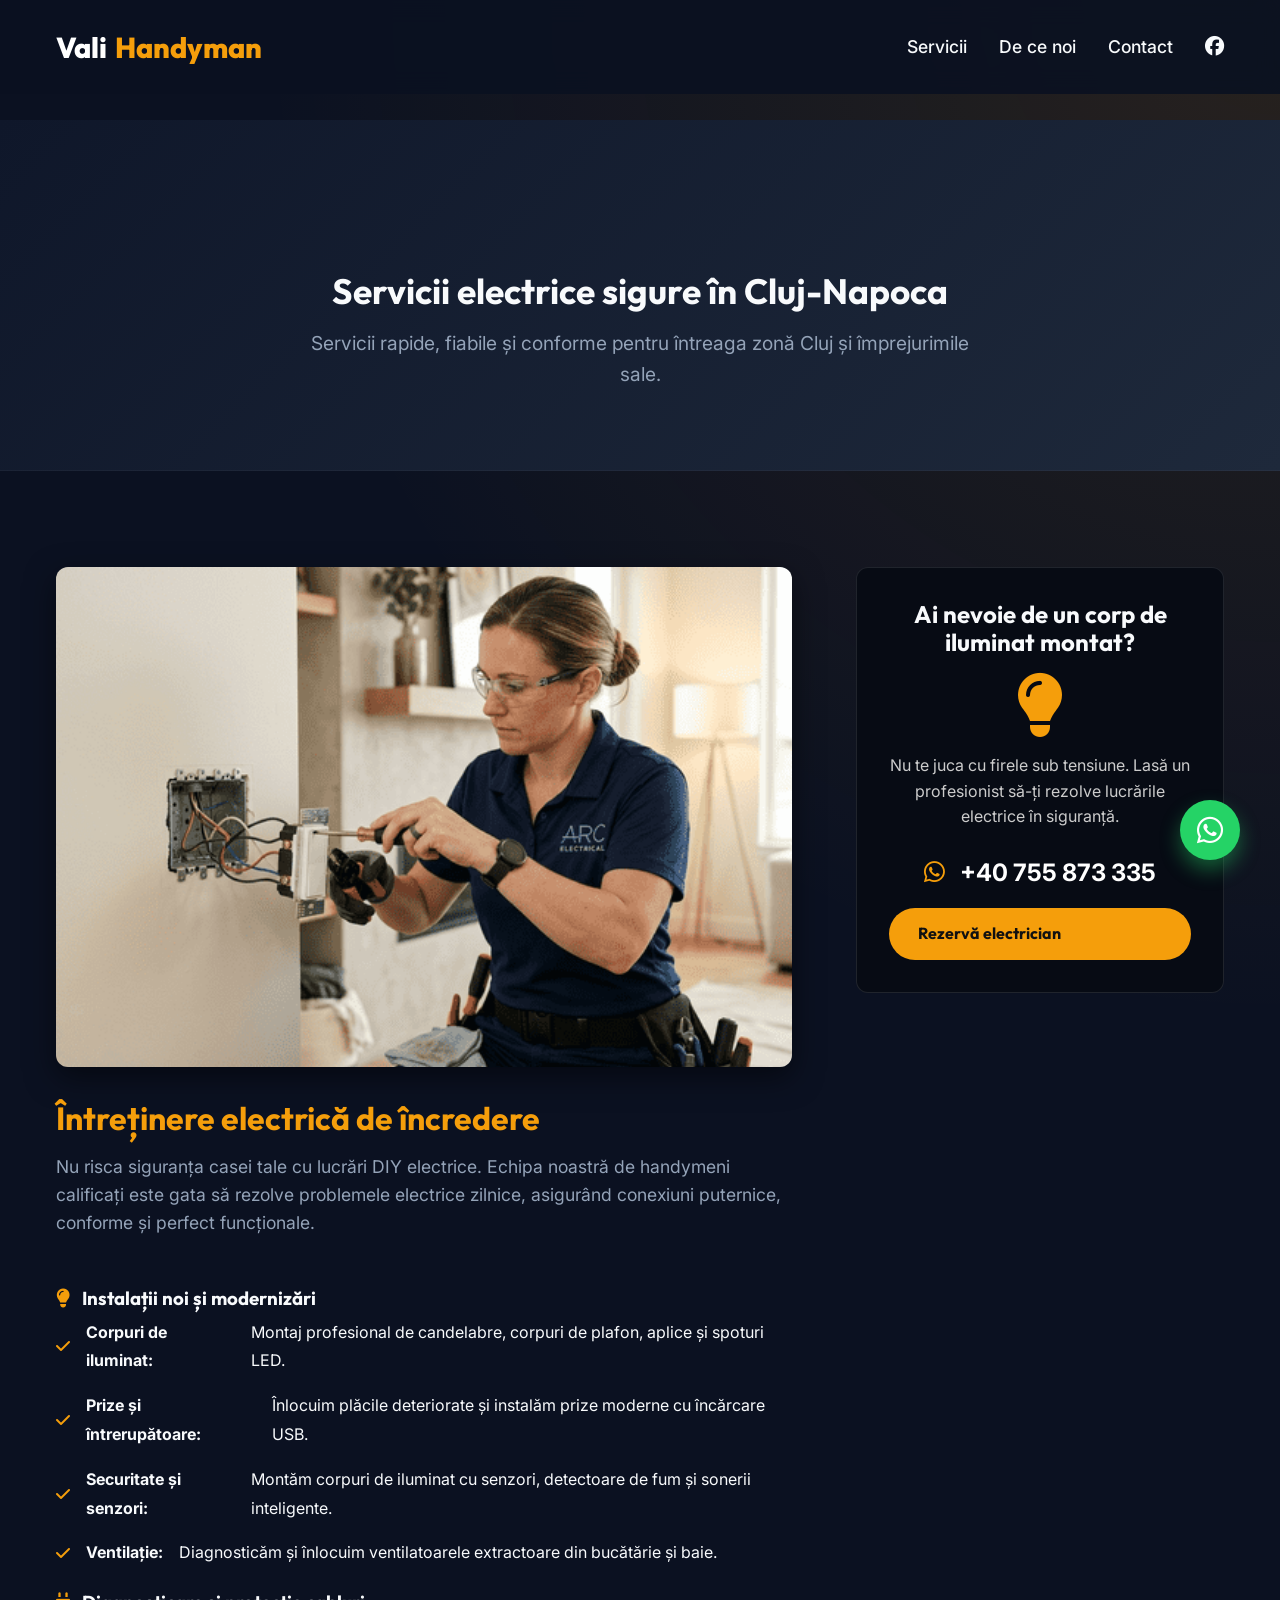
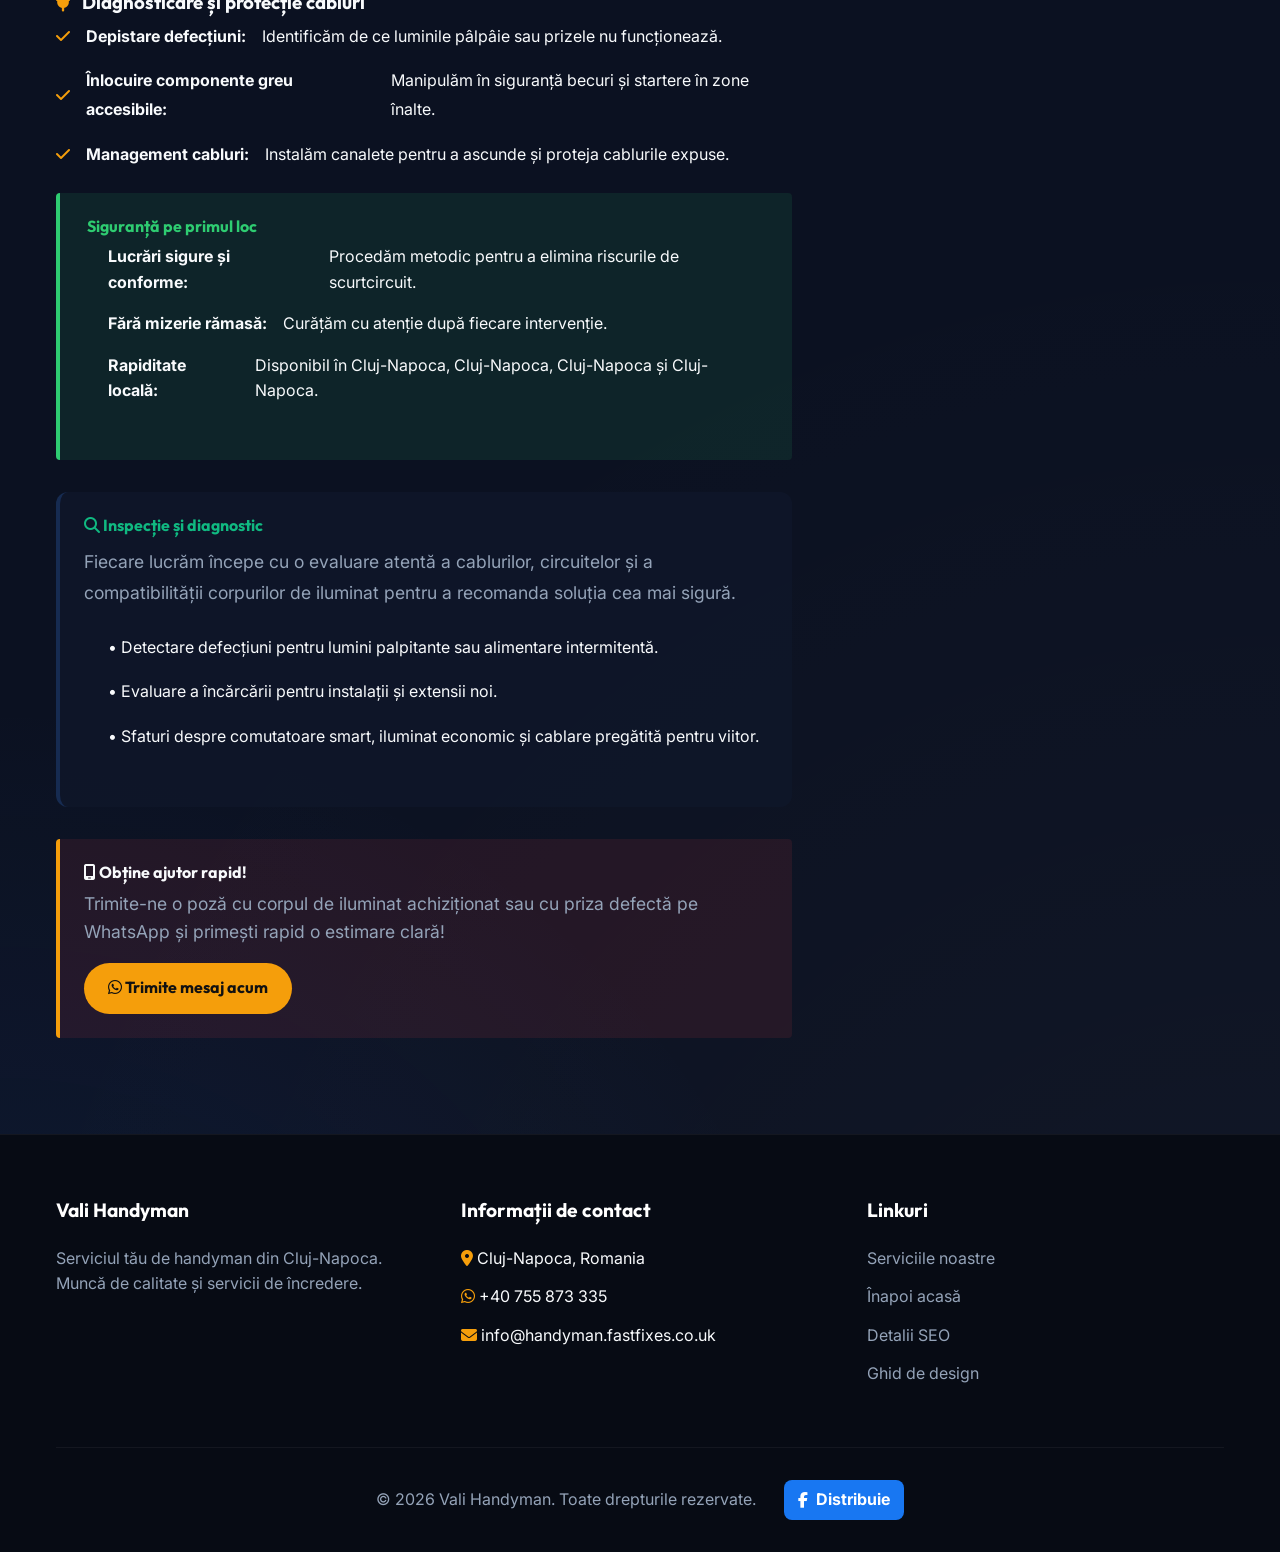
<file: electrician.html>
﻿<!DOCTYPE html>
<html lang="ro">
<head>
    <meta charset="UTF-8">
    <meta name="viewport" content="width=device-width, initial-scale=1.0">
    <title>Servicii electrice sigure în Cluj-Napoca</title>
    <link rel="icon" href="assets/favicon-vh.png" type="image/jpeg">
    <meta name="description" content="Servicii electrice rapide și sigure de handyman în Cluj-Napoca și împrejurimile sale. Montaj corpuri de iluminat, înlocuire prize, senzori de mișcare și ventilatoare extractoare.">
    <meta name="keywords" content="handyman electrician Cluj-Napoca, instalare corp de iluminat Cluj și împrejurimile sale, înlocuire prize Cluj-Napoca, montaj senzori mișcare Cluj-Napoca, ventilator extractoare Cluj-Napoca">
    <meta name="geo.region" content="RO-CJ">
    <meta name="geo.placename" content="Cluj-Napoca">
    <meta name="geo.position" content="46.7712;23.6236">
    <link rel="stylesheet" href="https://cdnjs.cloudflare.com/ajax/libs/font-awesome/6.4.0/css/all.min.css">

    <!-- Open Graph / Facebook -->
    <meta property="og:type" content="website">
    <meta property="og:url" content="https://servicii.vali-handyman.com/electrician.html">
    <meta property="og:title" content="Servicii electrice | Cluj-Napoca">
    <meta property="og:description" content="Servicii electrice rapide și sigure de handyman în Cluj-Napoca și împrejurimile sale. Montaj corpuri de iluminat, înlocuire prize, senzori de mișcare și ventilatoare extractoare.">
    <meta property="og:image" content="https://servicii.vali-handyman.com/assets/electrical_services_1777795753782_optimized.png">
    <meta property="og:image:alt" content="Vali Handyman - Servicii electrice în Cluj-Napoca">
    <meta property="og:locale" content="ro_RO">
    <meta property="og:site_name" content="Vali Handyman">
    
    <!-- Twitter Card -->
    <meta name="twitter:card" content="summary_large_image">
    <meta name="twitter:url" content="https://servicii.vali-handyman.com/electrician.html">
    <meta name="twitter:title" content="Servicii electrice | Cluj-Napoca">
    <meta name="twitter:description" content="Servicii electrice rapide și sigure de handyman în Cluj-Napoca și împrejurimile sale. Montaj corpuri de iluminat, înlocuire prize, senzori de mișcare și ventilatoare extractoare.">
    <meta name="twitter:image" content="https://servicii.vali-handyman.com/assets/electrical_services_1777795753782_optimized.png">
    <meta name="twitter:image:alt" content="Vali Handyman - Servicii electrice în Cluj-Napoca">

    <!-- Canonical URL -->
    <link rel="canonical" href="https://servicii.vali-handyman.com/electrician.html">

    <link rel="stylesheet" href="index.css">

    <!-- Schema.org Structured Data -->
    <script type="application/ld+json">
    {
        "@context": "https://schema.org",
        "@type": "Service",
        "name": "Servicii electrice",
        "description": "Servicii electrice rapide și sigure de handyman în Cluj-Napoca și împrejurimile sale. Montaj corpuri de iluminat, înlocuire prize, senzori de mișcare și ventilatoare extractoare.",
        "provider": {
            "@type": "LocalBusiness",
            "@id": "https://servicii.vali-handyman.com/#organization",
            "name": "Vali Handyman",
            "telephone": "+40 755 873 335",
            "address": {
                "@type": "PostalAddress",
                "addressLocality": "Cluj-Napoca",
                "addressCountry": "RO"
            }
        },
        "areaServed": [
            { "@type": "City", "name": "Cluj-Napoca" },
            { "@type": "City", "name": "Cluj-Napoca" },
            { "@type": "City", "name": "Cluj-Napoca" }
        ],
        "serviceType": "Servicii electrice",
        "offers": {
            "@type": "Offer",
            "priceCurrency": "RON",
            "availability": "https://schema.org/InStock"
        },
        "hasOfferCatalog": {
            "@type": "OfferCatalog",
            "name": "Servicii electrice",
            "itemListElement": [
                {
                    "@type": "Offer",
                    "itemOffered": {
                        "@type": "Service",
                        "name": "Montaj corpuri de iluminat",
                        "description": "Montaj profesional de candelabre, corpuri de plafon și spoturi LED"
                    }
                },
                {
                    "@type": "Offer",
                    "itemOffered": {
                        "@type": "Service",
                        "name": "Înlocuire prize",
                        "description": "Înlocuirea prizelor vechi cu prize moderne, inclusiv USB"
                    }
                },
                {
                    "@type": "Offer",
                    "itemOffered": {
                        "@type": "Service",
                        "name": "Senzori de mișcare",
                        "description": "Instalare senzori de mișcare pentru iluminat exterior și video"
                    }
                },
                {
                    "@type": "Offer",
                    "itemOffered": {
                        "@type": "Service",
                        "name": "Reparații ventilatoare extractoare",
                        "description": "Diagnosticare și înlocuire ventilatoare extractoare zgomotoase sau defecte"
                    }
                }
            ]
        }
    }
    </script>
</head>
<body>
    <!-- Floating WhatsApp Button -->
    <a href="https://wa.me/40755873335" target="_blank" class="whatsapp-float" aria-label="Contactează Vali Handyman pe WhatsApp">
        <i class="fa-brands fa-whatsapp"></i>
    </a>

    <header style="background: rgba(11, 17, 33, 0.9); backdrop-filter: blur(12px);">
        <div class="container nav-container">
            <a href="index.html" class="logo">Vali<span>Handyman</span></a>
            <ul class="nav-links">
                <li><a href="index.html#services">Servicii</a></li>
                <li><a href="index.html#why-us">De ce noi</a></li>
                <li><a href="index.html#contact">Contact</a></li>
                <li><a href="https://facebook.com/" target="_blank" aria-label="Vizitează pagina noastră de Facebook"><i class="fa-brands fa-facebook" style="font-size: 1.2rem;"></i></a></li>
            </ul>
            <div class="hamburger">
                <i class="fa-solid fa-bars"></i>
            </div>
        </div>
    </header>

    <section class="service-hero">
        <div class="container text-center">
            <h1>Servicii electrice sigure în Cluj-Napoca</h1>
            <p>Servicii rapide, fiabile și conforme pentru întreaga zonă Cluj și împrejurimile sale.</p>
        </div>
    </section>

    <section class="section">
        <div class="container service-details">
            <div class="service-desc">
                <img src="assets/electrical_services_1777795753782_optimized.png" alt="Servicii electrice" style="width:100%; max-height: 500px; object-fit: cover; border-radius: 12px; margin-bottom: 2rem; box-shadow: 0 10px 30px rgba(0,0,0,0.5);">
                
                <h2 style="font-size: 2rem; color: var(--primary); margin-bottom: 1rem;">Întreținere electrică de încredere</h2>
                <p>Nu risca siguranța casei tale cu lucrări DIY electrice. Echipa noastră de handymeni calificați este gata să rezolve problemele electrice zilnice, asigurând conexiuni puternice, conforme și perfect funcționale.</p>
                <br>
                
                <h3><i class="fa-solid fa-lightbulb" style="color: var(--primary); margin-right: 8px;"></i> Instalații noi și modernizări</h3>
                <ul style="margin-top: 0.5rem; line-height: 1.8; margin-bottom: 1.5rem;">
                    <li><i class="fa-solid fa-check text-primary"></i> <strong>Corpuri de iluminat:</strong> Montaj profesional de candelabre, corpuri de plafon, aplice și spoturi LED.</li>
                    <li><i class="fa-solid fa-check text-primary"></i> <strong>Prize și întrerupătoare:</strong> Înlocuim plăcile deteriorate și instalăm prize moderne cu încărcare USB.</li>
                    <li><i class="fa-solid fa-check text-primary"></i> <strong>Securitate și senzori:</strong> Montăm corpuri de iluminat cu senzori, detectoare de fum și sonerii inteligente.</li>
                    <li><i class="fa-solid fa-check text-primary"></i> <strong>Ventilație:</strong> Diagnosticăm și înlocuim ventilatoarele extractoare din bucătărie și baie.</li>
                </ul>

                <h3><i class="fa-solid fa-plug" style="color: var(--primary); margin-right: 8px;"></i> Diagnosticare și protecție cabluri</h3>
                <ul style="margin-top: 0.5rem; line-height: 1.8; margin-bottom: 1.5rem;">
                    <li><i class="fa-solid fa-check text-primary"></i> <strong>Depistare defecțiuni:</strong> Identificăm de ce luminile pâlpâie sau prizele nu funcționează.</li>
                    <li><i class="fa-solid fa-check text-primary"></i> <strong>Înlocuire componente greu accesibile:</strong> Manipulăm în siguranță becuri și startere în zone înalte.</li>
                    <li><i class="fa-solid fa-check text-primary"></i> <strong>Management cabluri:</strong> Instalăm canalete pentru a ascunde și proteja cablurile expuse.</li>
                </ul>

                <div style="background: rgba(46, 204, 113, 0.1); border-left: 4px solid #2ecc71; padding: 1.5rem; border-radius: 4px; margin-top: 1rem; margin-bottom: 2rem;">
                    <h4 style="margin-bottom: 0.5rem; color: #2ecc71;"><i class="fa-solid fa-shield-check"></i> Siguranță pe primul loc</h4>
                    <ul style="margin-left: 1.5rem; margin-top: 0.5rem;">
                        <li><strong>Lucrări sigure și conforme:</strong> Procedăm metodic pentru a elimina riscurile de scurtcircuit.</li>
                        <li><strong>Fără mizerie rămasă:</strong> Curățăm cu atenție după fiecare intervenție.</li>
                        <li><strong>Rapiditate locală:</strong> Disponibil în Cluj-Napoca, Cluj-Napoca, Cluj-Napoca și Cluj-Napoca.</li>
                    </ul>
                </div>

                <div style="background: rgba(15, 23, 42, 0.95); border-left: 4px solid rgba(59, 130, 246, 0.2); padding: 1.5rem; border-radius: 12px; margin-bottom: 2rem;">
                    <h4 style="margin-bottom: 0.75rem; color: var(--accent-secondary);"><i class="fa-solid fa-search"></i> Inspecție și diagnostic</h4>
                    <p style="color: var(--text-muted); line-height: 1.75;">Fiecare lucrăm începe cu o evaluare atentă a cablurilor, circuitelor și a compatibilității corpurilor de iluminat pentru a recomanda soluția cea mai sigură.</p>
                    <ul style="margin-left: 1.5rem; line-height: 1.8; color: var(--text-main);">
                        <li>• Detectare defecțiuni pentru lumini palpitante sau alimentare intermitentă.</li>
                        <li>• Evaluare a încărcării pentru instalații și extensii noi.</li>
                        <li>• Sfaturi despre comutatoare smart, iluminat economic și cablare pregătită pentru viitor.</li>
                    </ul>
                </div>

                <div style="background: rgba(230, 57, 70, 0.1); border-left: 4px solid var(--primary); padding: 1.5rem; border-radius: 4px;">
                    <h4 style="margin-bottom: 0.5rem;"><i class="fa-solid fa-mobile-screen"></i> Obține ajutor rapid!</h4>
                    <p style="margin-bottom: 1rem;">Trimite-ne o poză cu corpul de iluminat achiziționat sau cu priza defectă pe WhatsApp și primești rapid o estimare clară!</p>
                    <a href="https://wa.me/40755873335" target="_blank" class="btn" style="display: inline-block; padding: 0.8rem 1.5rem;"><i class="fa-brands fa-whatsapp"></i> Trimite mesaj acum</a>
                </div>
            </div>
            
            <div class="service-sidebar" style="background: #070B14; border: 1px solid rgba(255,255,255,0.1); padding: 2rem; border-radius: 12px; height: fit-content; text-align: center;">
                <h3 style="margin-bottom: 1rem;">Ai nevoie de un corp de iluminat montat?</h3>
                <i class="fa-solid fa-lightbulb text-primary" style="font-size: 4rem; margin-bottom: 1rem;"></i>
                <p style="margin-bottom: 1.5rem; color: #ccc;">Nu te juca cu firele sub tensiune. Lasă un profesionist să-ți rezolve lucrările electrice în siguranță.</p>
                <div style="font-size: 1.5rem; font-weight: bold; margin-bottom: 1rem; color: white;">
                    <i class="fa-brands fa-whatsapp text-primary" style="margin-right: 10px;"></i>
                    <a href="https://wa.me/40755873335" style="color: white; text-decoration: none;">+40 755 873 335</a>
                </div>
                <a href="https://wa.me/40755873335" target="_blank" class="btn" style="width: 100%;">Rezervă electrician</a>
            </div>
        </div>
    </section>
    <!-- Footer -->
    <footer id="contact">
        <div class="container">
            <div class="footer-grid">
                <div class="footer-col">
                    <h4>Vali Handyman</h4>
                    <p>Serviciul tău de handyman din Cluj-Napoca. Muncă de calitate și servicii de încredere.</p>
                </div>
                <div class="footer-col">
                    <h4>Informații de contact</h4>
                    <ul>
                        <li><i class="fa-solid fa-location-dot text-primary"></i> Cluj-Napoca, Romania</li>
                        <li><i class="fa-brands fa-whatsapp text-primary"></i> +40 755 873 335</li>
                        <li><i class="fa-solid fa-envelope text-primary"></i> info@handyman.fastfixes.co.uk</li>
                    </ul>
                </div>
                <div class="footer-col">
                    <h4>Linkuri</h4>
                    <ul>
                        <li><a href="index.html#services">Serviciile noastre</a></li>
                        <li><a href="index.html">Înapoi acasă</a></li>
                        <li><a href="seo-details.html">Detalii SEO</a></li>
                        <li><a href="design-recommendations.html">Ghid de design</a></li>
                    </ul>
                </div>
            </div>
            <div class="footer-bottom">
                <p>&copy; 2026 Vali Handyman. Toate drepturile rezervate.</p>
                <a href="https://www.facebook.com/sharer/sharer.php?u=https://servicii.vali-handyman.com/electrician.html" class="fb-share" aria-label="Distribuie pe Facebook"><i class="fa-brands fa-facebook-f"></i> Distribuie</a>
            </div>
        </div>
    </footer>
</body>
</html>
</file>
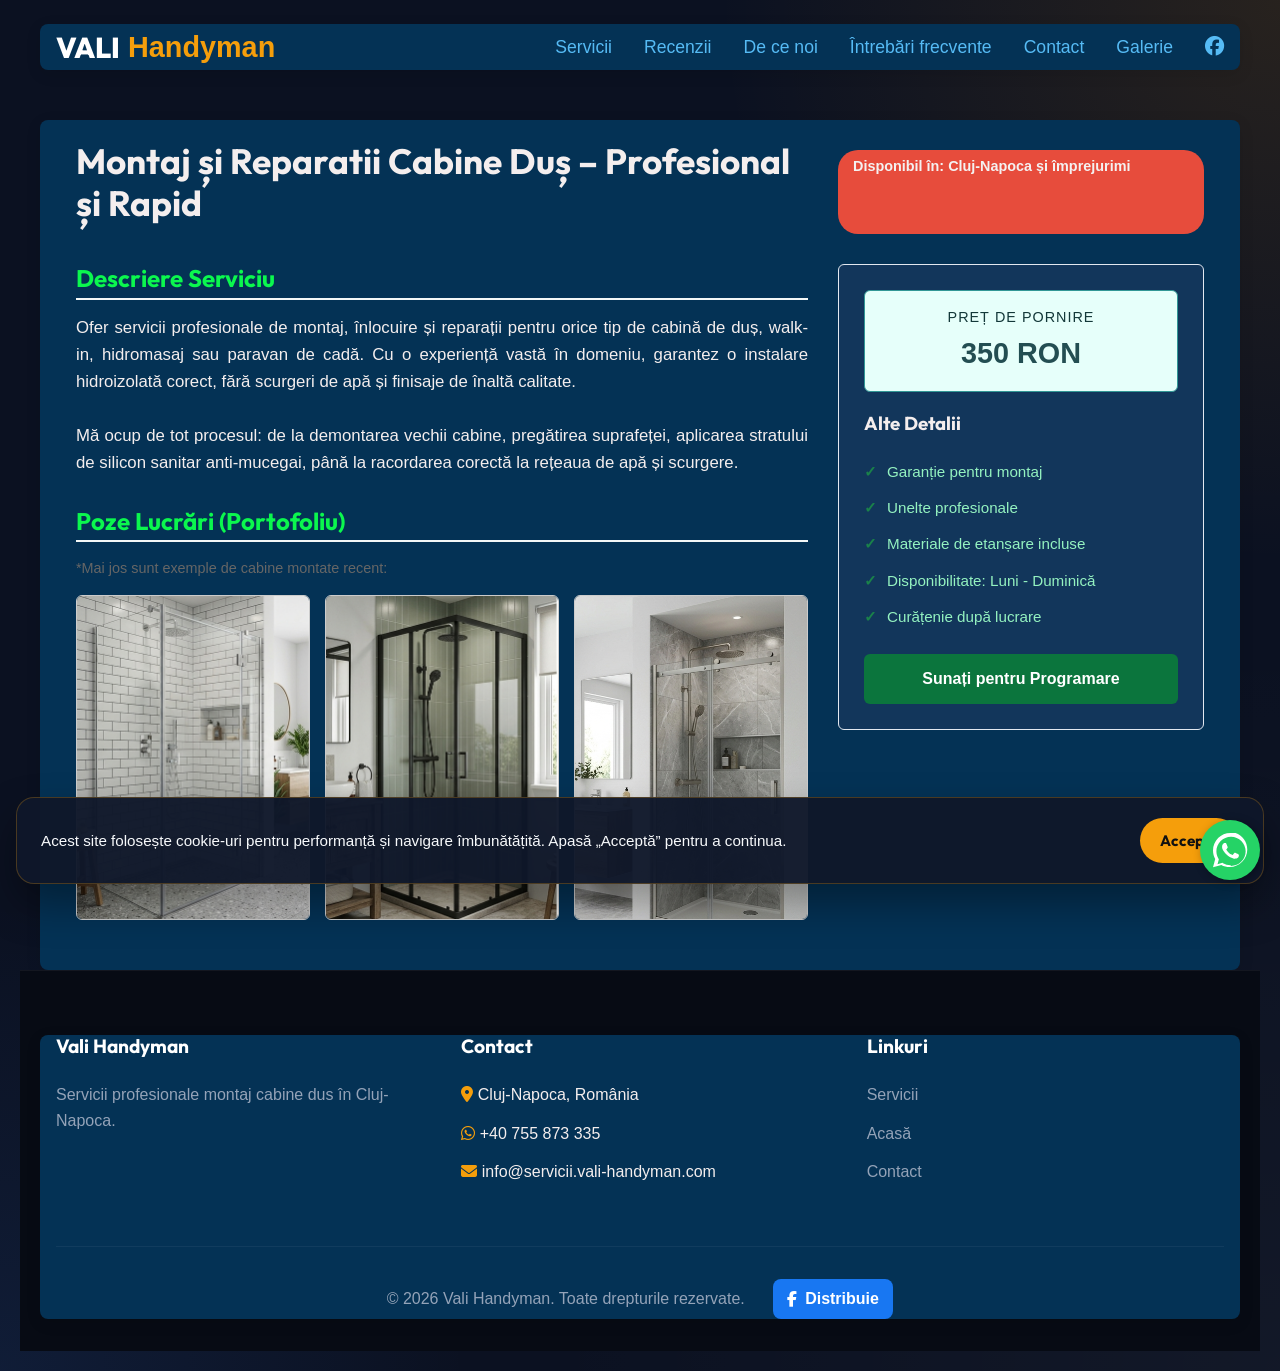
<file: montaj-cabina-dus.html>
<!DOCTYPE html>
<html lang="ro">
<head>
    <!-- Meta taguri de bază -->
    <meta charset="UTF-8">
    <meta name="viewport" content="width=device-width, initial-scale=1.0">
    <meta http-equiv="X-UA-Compatible" content="ie=edge">
    
    <!-- SEO - Meta descripție și cuvinte cheie -->
     <link rel="icon" href="assets/favicon-vh.png" type="image/png" alt="Vali Handyman Favicon">
     <title>Montaj și Reparatii Cabine Duș | Servicii Profesionale Cluj-Napoca</title>
    <meta name="description" content="Servicii profesionale de montaj, reparații și înlocuire cabine duș în Cluj-Napoca. Garanție montaj, materiale de etanșare incluse. Disponibil luni-duminică. Apelați acum!">
    <meta name="keywords" content="montaj cabina dus cluj, reparații cabine duș, paravan duș cluj, hidromasaj cluj, servicii profesionale">
    <meta name="author" content="Vali Handyman">
    <meta name="robots" content="index, follow, max-snippet:-1, max-image-preview:large, max-video-preview:-1">
    
    <!-- Open Graph - Partajare rețele sociale -->
    <meta property="og:type" content="website">
    <meta property="og:url" content="https://servicii.vali-handyman.ro/montaj-cabina-dus.html">
    <meta property="og:title" content="Montaj și Reparatii Cabine Duș | Servicii Profesionale Cluj-Napoca">
    <meta property="og:description" content="Montaj profesional cabine duș în Cluj-Napoca. Garanție, materiale incluse, disponibilitate 7/7. De la 350 RON. Contactați-ne astazi!">
    <meta property="og:image" content="https://servicii.vali-handyman.com/assets/cabina-dus1.png">
    <meta property="og:image:width" content="1200">
    <meta property="og:image:height" content="630">
    <meta property="og:site_name" content="Vali Handyman">
    <meta property="og:locale" content="ro_RO">
    
    <!-- Twitter Card -->
    <meta name="twitter:card" content="summary_large_image">
    <meta name="twitter:url" content="https://servicii.vali-handyman.ro/montaj-cabina-dus.html">
    <meta name="twitter:title" content="Montaj și Reparatii Cabine Duș | Servicii Profesionale">
    <meta name="twitter:description" content="Montaj profesional cabine duș în Cluj-Napoca cu garanție. Disponibil 7/7.">
    <meta name="twitter:image" content="https://servicii.vali-handyman.com/assets/cabina-dus1.png">
    
    <!-- Canonical URL - Previne duplicate content -->
    <link rel="canonical" href="https://servicii.vali-handyman.com/montaj-cabina-dus.html">
    
    <!-- Favicon -->
    <link rel="icon" type="image/x-icon" href="assets/favicon-vh.png">
    <link rel="apple-touch-icon" href="assets/cabina-dus1.png">
    
    <!-- Preconnect pentru performanță -->
    <link rel="preconnect" href="https://fonts.googleapis.com">
    <link rel="preconnect" href="https://cdnjs.cloudflare.com">
    <link rel="preconnect" href="https://via.placeholder.com">
    <link rel="dns-prefetch" href="https://cdnjs.cloudflare.com">
    
    <!-- Styluri CSS -->
    <link rel="stylesheet" href="https://cdnjs.cloudflare.com/ajax/libs/font-awesome/6.4.0/css/all.min.css" integrity="sha512-iecdLmaskl7CVJkEZSMUkrQ6usznuy8+Qw/oXgUjBoMlQQsyukDObBaI7FFzJpYXjohnjuDiTp9bAApBwq5/Nw==" crossorigin="anonymous" referrerpolicy="no-referrer">
    <link rel="stylesheet" href="index.css" media="all">
    <style>
        /* Resetare și stiluri globale */
        * {
            margin: 0;
            padding: 0;
            box-sizing: border-box;
            font-family: 'Segoe UI', Tahoma, Geneva, Verdana, sans-serif;
        }

        body {
            background-color: #a0bcb3;
            color: #f4eeee;
            line-height: 1.6;
            padding: 20px;
        }

        .container {
            max-width: 900px;
            margin: 0 auto;
            background: #043255;
            border-radius: 8px;
            box-shadow: 0 4px 15px rgba(0,0,0,0.1);
            overflow: hidden;
        }

        /* Header / Secțiunea Principală */
        header {
            background: linear-gradient(135deg, #1e3c72, #2a5298);
            color: #56bbf5;
            padding: 40px 30px;
            text-align: center;
        }

        h1 {
            font-size: 2.2rem;
            margin-bottom: 10px;
            font-weight: 700;
        }

        .location-badge {
            display: inline-block;
            background-color: #e74c3c;
            color: rgb(244, 241, 241);
            padding: 5px 15px;
            border-radius: 20px;
            font-weight: bold;
            font-size: 0.9rem;
            margin-top: 10px;
        }

        /* Conținutul Anunțului */
        .content {
            padding: 20px;
        }

        .grid-layout {
            display: grid;
            grid-template-columns: 2fr 1fr;
            gap: 30px;
        }

        @media (max-width: 768px) {
            .grid-layout {
                grid-template-columns: 1fr;
            }
        }

        /* Secțiunea Stânga: Descriere și Poze */
        .main-info h2 {
            color: #0bf74e;
            margin-bottom: 15px;
            border-bottom: 2px solid #f4f7f6;
            padding-bottom: 5px;
        }

        .description {
            margin-bottom: 30px;
            font-size: 1.05rem;
            text-align: justify;
        }

        /* Galerie Poze */
        .gallery {
            margin-bottom: 30px;
        }

        .gallery-grid {
            display: grid;
            grid-template-columns: repeat(auto-fit, minmax(200px, 1fr));
            gap: 15px;
            margin-top: 15px;
        }

        .gallery-item {
            width: 100%;
            height: 325px;
            background-color: #8a4b4b;
            border-radius: 6px;
            display: flex;
            align-items: center;
            justify-content: center;
            color: #666;
            font-size: 0.9rem;
            font-weight: bold;
            object-fit: cover;
            border: 1px solid #ccc;
        }

        /* Secțiunea Dreapta: Preț și Detalii/Contact */
        .sidebar {
            background-color: #12365b;
            padding: 25px;
            border-radius: 6px;
            border: 1px solid #e2e8f0;
            height: fit-content;
        }

        .price-box {
            text-align: center;
            background: #e6fffa;
            border: 1px solid #319795;
            padding: 15px;
            border-radius: 6px;
            margin-bottom: 20px;
        }

        .price-label {
            font-size: 0.9rem;
            color: #133839;
            text-transform: uppercase;
            letter-spacing: 1px;
        }

        .price-value {
            font-size: 1.8rem;
            font-weight: bold;
            color: #234e52;
        }

        .details-list {
            list-style: none;
            margin-bottom: 25px;
            color: #360395;
        }

        .details-list li {
            margin-bottom: 12px;
            font-size: 0.95rem;
            color: #94f2c0;
            display: flex;
            align-items: center;
        }

        .details-list li::before {
            content: "✓";
            color: #1a824a;
            font-weight: bold;
            margin-right: 10px;
        }

        .cta-button {
            display: block;
            width: 100%;
            background-color: #0b753d;
            color: white;
            text-align: center;
            padding: 12px;
            border-radius: 6px;
            text-decoration: none;
            font-weight: bold;
            transition: background 0.2s;
        }

        .cta-button:hover {
            background-color: #2f855a;
        }
    </style>
    <!-- Preconnect for performance -->
    <link rel="preconnect" href="https://fonts.googleapis.com">
    <link rel="preconnect" href="https://cdnjs.cloudflare.com">
    
    <link rel="stylesheet" href="https://cdnjs.cloudflare.com/ajax/libs/font-awesome/6.4.0/css/all.min.css">
    <link rel="stylesheet" href="index.css">

    <!-- Schema.org JSON-LD - Structurate date pentru motoarele de căutare -->
    <script type="application/ld+json">
    {
      "@context": "https://schema.org/",
      "@type": "LocalBusiness",
      "name": "Vali Handyman - Montaj Cabine Duș",
      "image": "https://servicii.vali-handyman.com/assets/cabina-dus1.png",
      "description": "Servicii profesionale de montaj, reparații și înlocuire cabine duș în Cluj-Napoca",
      "address": {
        "@type": "PostalAddress",
        "streetAddress": "Cluj-Napoca",
        "addressLocality": "Cluj-Napoca",
        "addressRegion": "Cluj",
        "postalCode": "400000",
        "addressCountry": "RO"
      },
      "telephone": "+40755873335",
      "email": "info@servicii.vali-handyman.com",
      "url": "https://servicii.vali-handyman.com",
      "openingHoursSpecification": [
        {
          "@type": "OpeningHoursSpecification",
          "dayOfWeek": ["Monday", "Tuesday", "Wednesday", "Thursday", "Friday", "Saturday", "Sunday"],
          "opens": "08:00",
          "closes": "20:00"
        }
      ],
      "priceRange": "350 - 1500 RON",
      "areaServed": {
        "@type": "City",
        "name": "Cluj-Napoca"
      },
      "sameAs": [
        "https://www.facebook.com/profile.php?id=61590550021513"
      ]
    }
    </script>

    <!-- Schema.org JSON-LD pentru Serviciu -->
    <script type="application/ld+json">
    {
      "@context": "https://schema.org/",
      "@type": "Service",
      "name": "Montaj și Reparații Cabine Duș",
      "description": "Servicii profesionale de montaj, reparații și înlocuire cabine duș, paravane și hidromasaje",
      "provider": {
        "@type": "LocalBusiness",
        "name": "Vali Handyman"
      },
      "areaServed": {
        "@type": "City",
        "name": "Cluj-Napoca"
      },
      "priceRange": "350 - 1500 RON",
      "availableLanguage": ["ro"],
      "serviceType": "Home Repair"
    }
    </script>

    <!-- Breadcrumb Schema JSON-LD -->
    <script type="application/ld+json">
    {
      "@context": "https://schema.org",
      "@type": "BreadcrumbList",
      "itemListElement": [
        {
          "@type": "ListItem",
          "position": 1,
          "name": "Acasă",
          "item": "https://servicii.vali-handyman.com"
        },
        {
          "@type": "ListItem",
          "position": 2,
          "name": "Servicii",
          "item": "https://servicii.vali-handyman.com/index.html#services"
        },
        {
          "@type": "ListItem",
          "position": 3,
          "name": "Montaj Cabine Duș",
          "item": "https://servicii-vali.handyman.com/montaj-cabina-dus.html"
        }
      ]
    }
    </script>

    <!-- Google Analytics (dacă doriți să adăugați tracking) -->
    <!-- <script async src="https://www.googletagmanager.com/gtag/js?id=GA_MEASUREMENT_ID"></script>
    <script>
      window.dataLayer = window.dataLayer || [];
      function gtag(){dataLayer.push(arguments);}
      gtag('js', new Date());
      gtag('config', 'GA_MEASUREMENT_ID');
    </script> -->

    
</head>

</head>
<body>

<div class="container">
    <header>
        <div class="container nav-container">
            <a href="index.html" class="logo">VALI <span>Handyman</span></a>
            <nav aria-label="Navigație Principală">
                <ul class="nav-links">
                    <li><a href="index.html#services">Servicii</a></li>
                    <li><a href="index.html#testimonials">Recenzii</a></li>
                    <li><a href="index.html#why-us">De ce noi</a></li>
                    <li><a href="index.html#faq">Întrebări frecvente</a></li>
                    <li><a href="index.html#contact">Contact</a></li>
                    <li><a href="index.htmlgallery.html">Galerie</a></li>
                    <li><a href="https://facebook.com/profile.php?id=61590550021513" target="_blank" aria-label="Vizitați pagina noastră de Facebook"><i class="fa-brands fa-facebook" style="font-size: 1.2rem;"></i></a></li>
                </ul>
            </nav>
            <a href="tel:+40755873335" class="header-phone" aria-label="Sună la +40 755 873 335"><i class="fa-solid fa-phone"></i></a>
            <div class="hamburger">
                <i class="fa-solid fa-bars"></i>
            </div>
        </div>
    </header>

    <div class="content">
        <div class="grid-layout">

            <h1>Montaj și Reparatii Cabine Duș – Profesional și Rapid</h1>
        <div class="location-badge">Disponibil în: Cluj-Napoca și împrejurimi</div>
            
            <div class="main-info">
                <h2>Descriere Serviciu</h2>
                <div class="description">
                    <p>Ofer servicii profesionale de montaj, înlocuire și reparații pentru orice tip de cabină de duș, walk-in, hidromasaj sau paravan de cadă. Cu o experiență vastă în domeniu, garantez o instalare hidroizolată corect, fără scurgeri de apă și finisaje de înaltă calitate.</p>
                    <br>
                    <p>Mă ocup de tot procesul: de la demontarea vechii cabine, pregătirea suprafeței, aplicarea stratului de silicon sanitar anti-mucegai, până la racordarea corectă la rețeaua de apă și scurgere.</p>
                </div>

                <h2>Poze Lucrări (Portofoliu)</h2>
                <div class="gallery">
                    <p style="font-size: 0.9rem; color: #666;">*Mai jos sunt exemple de cabine montate recent:</p>
                    <div class="gallery-grid">
                        <img class="gallery-item" src="assets/cabina-dus1.png" alt="Montaj cabina dus">
                        <img class="gallery-item" src="assets/cabina-dus2.png" alt="Paravan Walk-in">
                        <img class="gallery-item" src="assets/cabina-dus3.png" alt="Izolatie silicon sanitar">
                    </div>
                </div>
            </div>

            <aside class="sidebar">
                <div class="price-box">
                    <div class="price-label">Preț de pornire</div>
                    <div class="price-value">350 RON</div>
                </div>

                <h3>Alte Detalii</h3>
                <br>
                <ul class="details-list">
                    <li>Garanție pentru montaj</li>
                    <li>Unelte profesionale</li>
                    <li>Materiale de etanșare incluse</li>
                    <li>Disponibilitate: Luni - Duminică</li>
                    <li>Curățenie după lucrare</li>
                </ul>

                <a href="tel:+40755873335" class="cta-button">Sunați pentru Programare</a>
            </aside>

        </div>
    </div>
</div>

<!-- Footer -->
	<footer id="contact">
		<div class="container">
			<div class="footer-grid">
				<div class="footer-col">
					<h4>Vali Handyman</h4>
					<p>Servicii profesionale montaj cabine dus în Cluj-Napoca.</p>
				</div>
				<div class="footer-col">
					<h4>Contact</h4>
					<ul>
						<li><i class="fa-solid fa-location-dot text-primary"></i> Cluj-Napoca, România</li>
						<li><i class="fa-brands fa-whatsapp text-primary"></i> +40 755 873 335</li>
						<li><i class="fa-solid fa-envelope text-primary"></i> info@servicii.vali-handyman.com</li>
					</ul>
				</div>
				<div class="footer-col">
					<h4>Linkuri</h4>
					<ul>
						<li><a href="index.html#services">Servicii</a></li>
						<li><a href="index.html">Acasă</a></li>
						<li><a href="contact.html">Contact</a></li>
					</ul>
				</div>
			</div>
			<div class="footer-bottom">
				<p>&copy; 2026 Vali Handyman. Toate drepturile rezervate.</p>
				<a href="https://www.facebook.com/sharer/sharer.php?u=https://servicii.vali-handyman.com/montaj-cabina-dus.html" class="fb-share" aria-label="Distribuie pe Facebook"><i class="fa-brands fa-facebook-f"></i> Distribuie</a>
			</div>
		</div>
	</footer>
<script src="main.js"></script>


<!-- Butonul Plutitor WhatsApp -->
<a href="https://wa.me/40755873335?text=Bună%20ziua!%20Doresc%20o%20ofertă%20pentru%20servicii%20%20în%20Cluj." class="whatsapp-floating-btn" target="_blank" rel="noopener noreferrer">
  <!-- Iconița WhatsApp (SVG pentru claritate maximă și viteză de încărcare) -->
  <svg viewBox="0 0 32 32" class="whatsapp-icon">
    <path d="M16 0c-8.837 0-16 7.163-16 16 0 2.825 0.737 5.48 2.025 7.79l-2.025 7.41 7.585-1.99c2.324 1.22 4.965 1.91 7.755 1.91 8.837 0 16-7.163 16-16s-7.163-16-16-16zM16 29.375c-2.48 0-4.81-0.645-6.845-1.78l-0.49-0.29-4.52 1.185 1.21-4.415-0.32-0.51c-1.225-1.965-1.93-4.28-1.93-6.765 0-7.375 6-13.375 13.375-13.375s13.375 6 13.375 13.375-6 13.375-13.375 13.375zM22.92 19.385c-0.38-0.19-2.245-1.11-2.595-1.235s-0.605-0.19-0.855 0.19c-0.25 0.38-0.97 1.235-1.19 1.485s-0.44 0.28-0.82 0.095c-0.38-0.19-1.605-0.59-3.055-1.885-1.13-1.01-1.895-2.255-2.115-2.635s-0.025-0.585 0.165-0.77c0.17-0.17 0.38-0.44 0.57-0.665s0.25-0.38 0.38-0.635c0.13-0.25 0.065-0.475-0.03-0.665s-0.855-2.06-1.175-2.83c-0.315-0.75-0.635-0.65-0.855-0.66l-0.73-0.015c-0.25 0-0.665 0.095-1.01 0.475s-1.33 1.3-1.33 3.165c0 1.865 1.36 3.675 1.55 3.93s2.68 4.095 6.49 5.74c0.905 0.395 1.615 0.63 2.165 0.805 0.91 0.29 1.74 0.25 2.395 0.15 0.73-0.11 2.245-0.92 2.56-1.805s0.315-1.645 0.22-1.805c-0.095-0.165-0.35-0.25-0.73-0.44z"/>
  </svg>
</a>

<style>
/* Stilurile pentru butonul plutitor */
.whatsapp-floating-btn {
  position: fixed;
  width: 60px;
  height: 60px;
  bottom: 20px;
  right: 20px;
  background-color: #25d366;
  color: #fff;
  border-radius: 50px;
  text-align: center;
  box-shadow: 2px 2px 10px rgba(0, 0, 0, 0.3);
  z-index: 9999;
  display: flex;
  align-items: center;
  justify-content: center;
  transition: transform 0.3s ease, background-color 0.3s ease;
  /* Animație de puls pentru a atrage atenția */
  animation: pulse-green 2s infinite;
}

/* Efect de hover (când treci cu mouse-ul peste el) */
.whatsapp-floating-btn:hover {
  background-color: #128c7e;
  transform: scale(1.1);
}

/* Dimensiunea iconiței din interior */
.whatsapp-icon {
  width: 35px;
  height: 35px;
  fill: white;
}

/* Definirea animației de puls */
@keyframes pulse-green {
  0% {
    box-shadow: 0 0 0 0 rgba(37, 211, 102, 0.7);
  }
  70% {
    box-shadow: 0 0 0 15px rgba(37, 211, 102, 0);
  }
  100% {
    box-shadow: 0 0 0 0 rgba(37, 211, 102, 0);
  }
}

/* Adaptare pentru ecrane foarte mici (opțional) */
@media screen and (max-width: 767px) {
  .whatsapp-floating-btn {
    bottom: 15px;
    right: 15px;
    width: 55px;
    height: 55px;
  }
  .whatsapp-icon {
    width: 30px;
    height: 30px;
  }
}
</style>

</body>
</html>
</file>
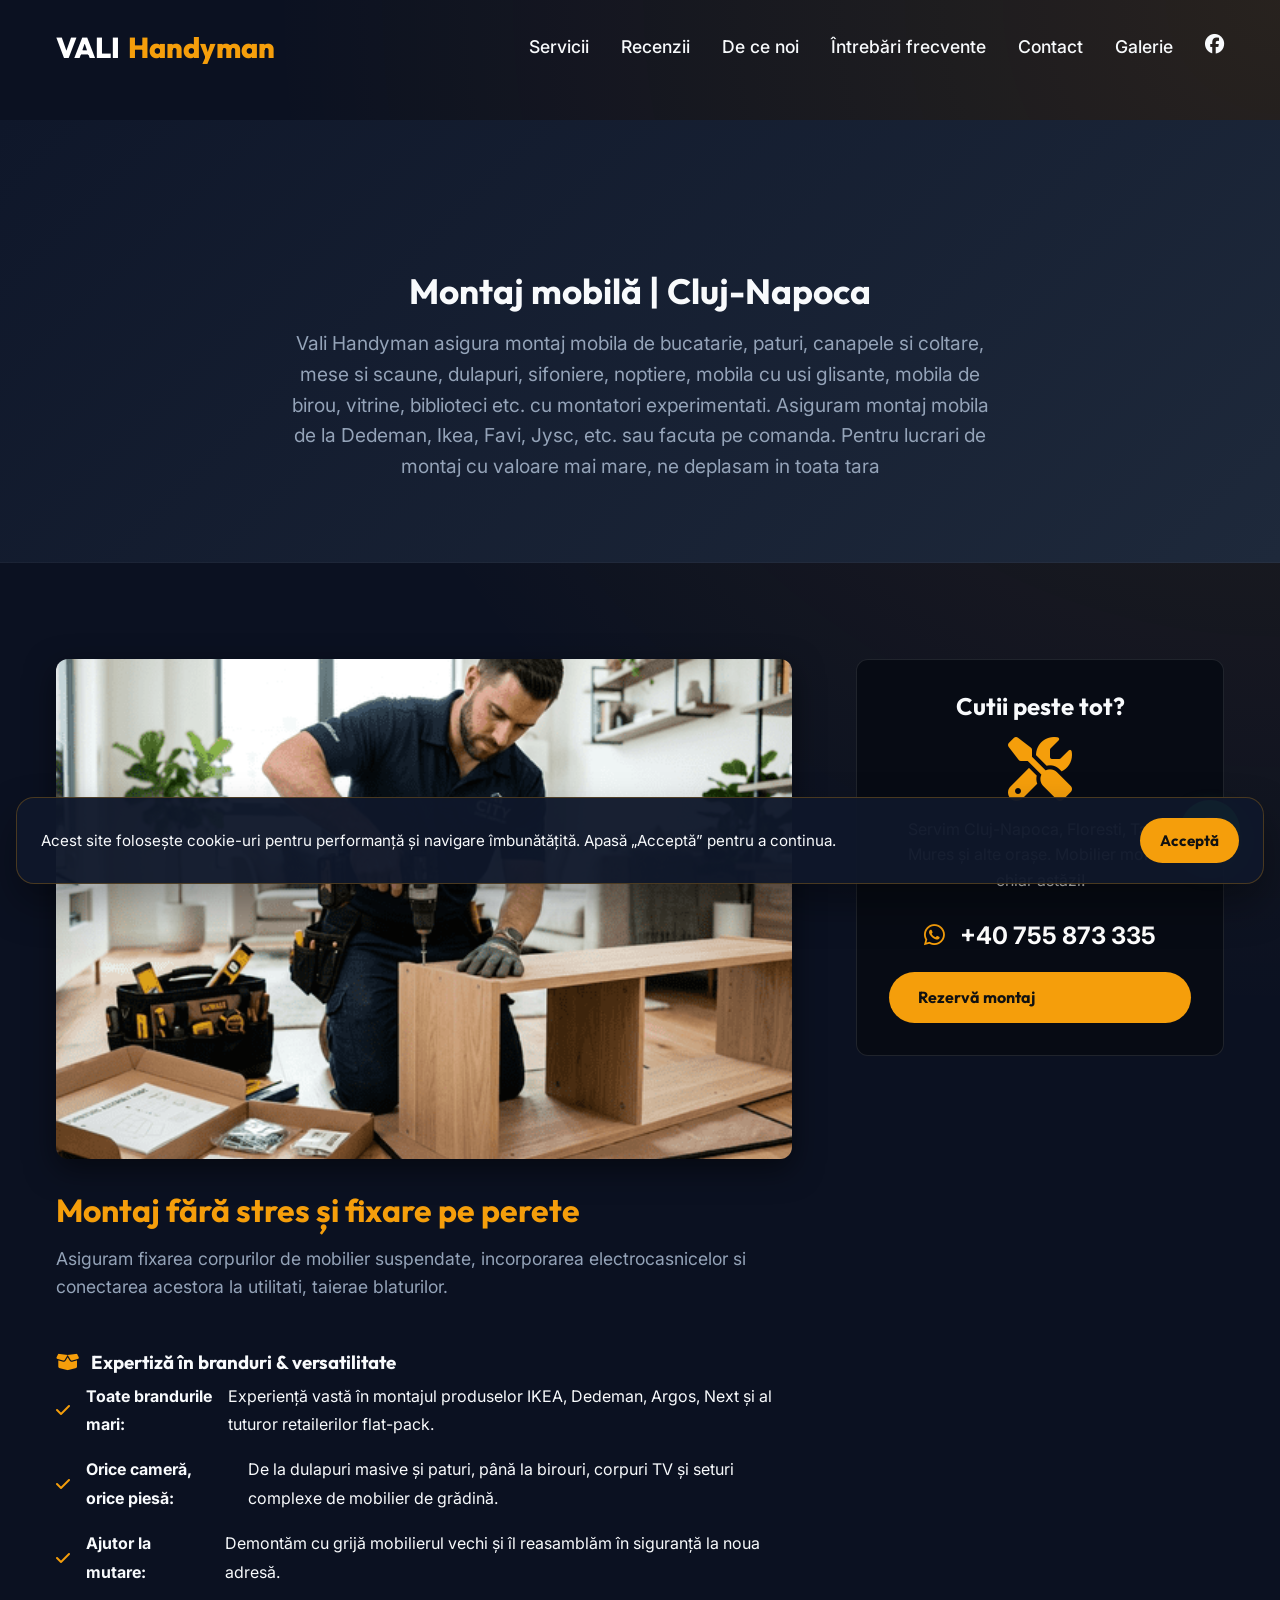
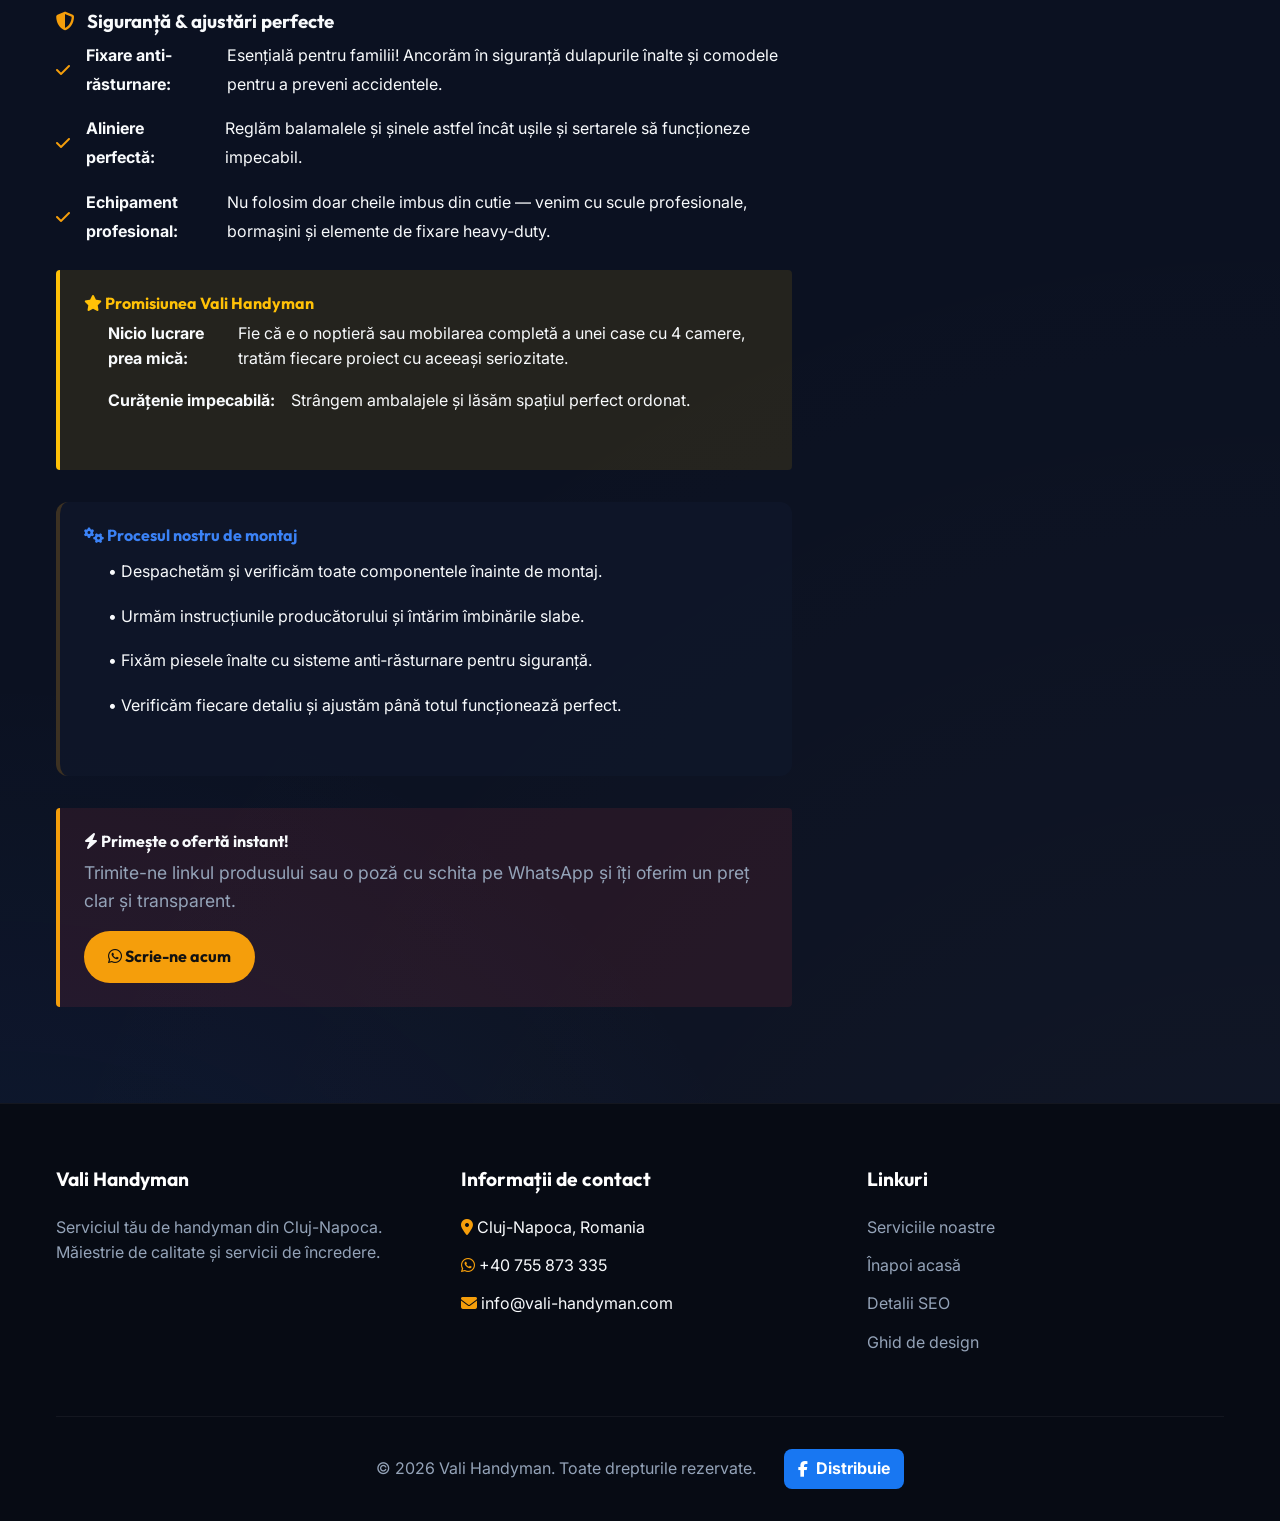
<file: montaj-mobila.html>
﻿<head>
    <meta charset="UTF-8">
    <meta name="viewport" content="width=device-width, initial-scale=1.0">

    <title>Montaj Mobila | Cluj-Napoca </title>

    <link rel="icon" href="assets/favicon-vh.png" type="image/png">

    <meta name="description" content="Oferim Servicii montaj mobila: IKEA, Dedeman, JYSK, bucătării, dormitoare, livinguri, dressinguri, birouri, mobilă de birou. Programează un meșter local chiar azi.">

    <meta name="keywords" content="
montaj mobilă Cluj, asamblare mobilă Cluj, montaj mobilă Cluj-Napoca, montator mobilă Cluj, echipă montaj mobilă Cluj, servicii montaj mobilă Cluj, montaj mobilă la domiciliu Cluj, montaj mobilă preț Cluj.
montaj bucătării Cluj, montaj dressing Cluj, montaj pat Cluj, montaj mobilier birou Cluj, montaj mobilă IKEA Cluj, montaj mobilă Dedeman Cluj, montaj mobilă JYSK Cluj, montaj mobilă Emag Cluj, montaj mobilă living Cluj, montaj mobilă dormitor Cluj.
reparații mobilă Cluj, reparații dulapuri Cluj, reglaj uși dulap Cluj, reparații balamale mobilă Cluj, reparații sertare Cluj, recondiționare mobilă Cluj, reparații mobilă la domiciliu Cluj, reparații uși mobilă Cluj, reparații canapele Cluj, reparații scaune Cluj.">

    <meta name="geo.region" content="RO-CL">
    <meta name="geo.placename" content="Cluj-Napoca">
    <meta name="geo.position" content="46.7712;-7.4445">

    <link rel="stylesheet" href="https://cdnjs.cloudflare.com/ajax/libs/font-awesome/6.4.0/css/all.min.css">
    <link rel="stylesheet" href="index.css">

    <!-- Canonical URL -->
    <link rel="canonical" href="https://servicii.vali-handyman.com/montaj-mobila">

    <!-- Open Graph / Facebook -->
    <meta property="og:type" content="website">
    <meta property="og:url" content="https://servicii.vali-handyman.com/montaj-mobila">
    <meta property="og:title" content="Montaj Mobila și Asamblare | Cluj-Napoca">
    <meta property="og:description" content="Oferim Servicii montaj mobila: IKEA, Dedeman, JYSK, bucătării, dormitoare, livinguri, dressinguri, birouri, mobilă de birou. Programează un meșter local chiar azi.">
    <meta property="og:image" content="https://servicii.vali-handyman.com/assets/furniture_assembly_1777795616665_optimized.png">
    <meta property="og:image:alt" content="Servicii profesionale de montaj mobilier în Cluj-Napoca">
    <meta property="og:locale" content="ro_RO">
    <meta property="og:site_name" content="Vali Handyman">

    <!-- Twitter Card -->
    <meta name="twitter:card" content="summary_large_image">
    <meta name="twitter:url" content="https://servicii.vali-handyman.com/montaj-mobila">
    <meta name="twitter:title" content="Montaj Mobila și Asamblare | Cluj-Napoca">
    <meta name="twitter:description" content="Oferim Servicii montaj mobila: IKEA, Dedeman, JYSK, bucătării, dormitoare, livinguri, dressinguri, birouri, mobilă de birou. Programează un meșter local chiar azi.">
    <meta name="twitter:image" content="https://servicii.vali-handyman.com/assets/furniture_assembly_1777795616665_optimized.png">
    <meta name="twitter:image:alt" content="Vali Handyman - Montaj mobilier și asamblare în Cluj-Napoca">

    <!-- Schema.org Structured Data -->
    <script type="application/ld+json">
    {
        "@context": "https://schema.org",
        "@type": "Service",
        "name": "Servicii de Montaj Mobila și Asamblare ",
        "description": "Montaj fără stres pentru mobilier flat-pack în Cluj-Napoca, Târgu Mureș și Floresti. IKEA, Mobexpert, Dedeman. Dulapuri, paturi și mobila din lemn masiv, birouri montat rapid și sigur.",
        "sameAs": [
            "https://www.facebook.com/https://www.facebook.com/profile.php?id=61590550021513",
            "https://www.facebook.com/Fhttps://www.facebook.com/profile.php?id=61590550021513"
        ],
        "provider": {
            "@type": "LocalBusiness",
            "@id": "https://servicii.vali-handyman.com/#organization",
            "name": "FastFixes Handyman",
            "telephone": "+40 755 873 335",
            "address": {
                "@type": "PostalAddress",
                "addressLocality": "Cluj-Napoca",
                "addressCountry": "RO"
            }
        },
        "areaServed": [
            { "@type": "City", "name": "Cluj-Napoca" },
            { "@type": "City", "name": "Floresti" },
            { "@type": "City", "name": "Targu Mures" }
        ],
        "serviceType": "Montaj Mobilier",
        "offers": {
            "@type": "Offer",
            "priceCurrency": "RON",
            "availability": "https://schema.org/InStock"
        },
        "hasOfferCatalog": {
            "@type": "OfferCatalog",
            "name": "Servicii de Montaj Mobilier",
            "itemListElement": [
                {
                    "@type": "Offer",
                    "itemOffered": {
                        "@type": "Service",
                        "name": "Montaj Mobila IKEA",
                        "description": "Asamblare profesionistă pentru mobila IKEA"
                    }
                },
                {
                    "@type": "Offer",
                    "itemOffered": {
                        "@type": "Service",
                        "name": "Montaj Dulapuri",
                        "description": "Montaj sigur pentru dulapuri simple, cu sertare sau usi glisante și spații de depozitare"
                    }
                },
                {
                    "@type": "Offer",
                    "itemOffered": {
                        "@type": "Service",
                        "name": "Montaj Paturi și Cadre de Pat",
                        "description": "Montaj cadre de pat și mobilier de dormitor"
                    }
                },
                {
                    "@type": "Offer",
                    "itemOffered": {
                        "@type": "Service",
                        "name": "Montaj Mobilier de Birou",
                        "description": "Montaj birouri, scaune și mobilier de birou"
                    }
                }
            ]
        }
    }
    </script>
</head>

<body>
    <!-- Floating WhatsApp Button -->
    <a href="https://wa.me/40755873335" target="_blank" class="whatsapp-float" aria-label="Contactează Vali Handyman pe WhatsApp">
        <i class="fa-brands fa-whatsapp"></i>
    </a>

    <header>
        <div class="container nav-container">
            <a href="index.html" class="logo">VALI <span>Handyman</span></a>
            <nav aria-label="Navigație Principală">
                <ul class="nav-links">
                    <li><a href="#services">Servicii</a></li>
                    <li><a href="#testimonials">Recenzii</a></li>
                    <li><a href="#why-us">De ce noi</a></li>
                    <li><a href="#faq">Întrebări frecvente</a></li>
                    <li><a href="#contact">Contact</a></li>
                    <li><a href="gallery.html">Galerie</a></li>
                    <li><a href="https://facebook.com/" target="_blank" aria-label="Vizitați pagina noastră de Facebook"><i class="fa-brands fa-facebook" style="font-size: 1.2rem;"></i></a></li>
                </ul>
            </nav>
            <a href="tel:+40755873335" class="header-phone" aria-label="Sună la +40755873335"><i class="fa-solid fa-phone"></i></a>
            <div class="hamburger">
                <i class="fa-solid fa-bars"></i>
            </div>
        </div>
    </header>

    <section class="service-hero">
        <div class="container text-center">
            <h1>Montaj mobilă | Cluj-Napoca</h1>
            <p>Vali Handyman asigura montaj mobila de bucatarie, paturi, canapele si coltare, mese si scaune, dulapuri, sifoniere, noptiere, mobila cu usi glisante, mobila de birou, vitrine, biblioteci etc. cu montatori experimentati.
Asiguram montaj mobila de la Dedeman, Ikea, Favi, Jysc, etc. sau facuta pe comanda.
Pentru lucrari de montaj cu valoare mai mare, ne deplasam in toata tara</p>
        </div>
    </section>

    <section class="section">
        <div class="container service-details">
            <div class="service-desc">
                <img src="assets/furniture_assembly_1777795616665_optimized.png" alt="Servicii Montaj mobila " style="width:100%; max-height: 500px; object-fit: cover; border-radius: 12px; margin-bottom: 2rem; box-shadow: 0 10px 30px rgba(0,0,0,0.5);">
                
                <h2 style="font-size: 2rem; color: var(--primary); margin-bottom: 1rem;">Montaj fără stres și fixare pe perete</h2>
                <p>Asiguram fixarea corpurilor de mobilier suspendate, incorporarea electrocasnicelor si conectarea acestora la utilitati, taierae blaturilor.</p>
                <br>
                
                <h3><i class="fa-solid fa-box-open" style="color: var(--primary); margin-right: 8px;"></i> Expertiză în branduri & versatilitate</h3>
                <ul style="margin-top: 0.5rem; line-height: 1.8; margin-bottom: 1.5rem;">
                    <li><i class="fa-solid fa-check text-primary"></i> <strong>Toate brandurile mari:</strong> Experiență vastă în montajul produselor IKEA, Dedeman, Argos, Next și al tuturor retailerilor flat-pack.</li>
                    <li><i class="fa-solid fa-check text-primary"></i> <strong>Orice cameră, orice piesă:</strong> De la dulapuri masive și paturi, până la birouri, corpuri TV și seturi complexe de mobilier de grădină.</li>
                    <li><i class="fa-solid fa-check text-primary"></i> <strong>Ajutor la mutare:</strong> Demontăm cu grijă mobilierul vechi și îl reasamblăm în siguranță la noua adresă.</li>
                </ul>

                <h3><i class="fa-solid fa-shield-halved" style="color: var(--primary); margin-right: 8px;"></i> Siguranță & ajustări perfecte</h3>
                <ul style="margin-top: 0.5rem; line-height: 1.8; margin-bottom: 1.5rem;">
                    <li><i class="fa-solid fa-check text-primary"></i> <strong>Fixare anti-răsturnare:</strong> Esențială pentru familii! Ancorăm în siguranță dulapurile înalte și comodele pentru a preveni accidentele.</li>
                    <li><i class="fa-solid fa-check text-primary"></i> <strong>Aliniere perfectă:</strong> Reglăm balamalele și șinele astfel încât ușile și sertarele să funcționeze impecabil.</li>
                    <li><i class="fa-solid fa-check text-primary"></i> <strong>Echipament profesional:</strong> Nu folosim doar cheile imbus din cutie — venim cu scule profesionale, bormașini și elemente de fixare heavy‑duty.</li>
                </ul>

                <div style="background: rgba(255, 193, 7, 0.1); border-left: 4px solid #ffc107; padding: 1.5rem; border-radius: 4px; margin-top: 1rem; margin-bottom: 2rem;">
                    <h4 style="margin-bottom: 0.5rem; color: #ffc107;"><i class="fa-solid fa-star"></i> Promisiunea Vali Handyman</h4>
                    <ul style="margin-left: 1.5rem; margin-top: 0.5rem;">
                        <li><strong>Nicio lucrare prea mică:</strong> Fie că e o noptieră sau mobilarea completă a unei case cu 4 camere, tratăm fiecare proiect cu aceeași seriozitate.</li>
                        <li><strong>Curățenie impecabilă:</strong> Strângem ambalajele și lăsăm spațiul perfect ordonat.</li>
                    </ul>
                </div>

                <div style="background: rgba(15, 23, 42, 0.95); border-left: 4px solid rgba(245, 158, 11, 0.2); padding: 1.5rem; border-radius: 12px; margin-bottom: 2rem;">
                    <h4 style="margin-bottom: 0.75rem; color: var(--accent);"><i class="fa-solid fa-cogs"></i> Procesul nostru de montaj</h4>
                    <ul style="margin-left: 1.5rem; line-height: 1.8; color: var(--text-main);">
                        <li>• Despachetăm și verificăm toate componentele înainte de montaj.</li>
                        <li>• Urmăm instrucțiunile producătorului și întărim îmbinările slabe.</li>
                        <li>• Fixăm piesele înalte cu sisteme anti‑răsturnare pentru siguranță.</li>
                        <li>• Verificăm fiecare detaliu și ajustăm până totul funcționează perfect.</li>
                    </ul>
                </div>

                <div style="background: rgba(230, 57, 70, 0.1); border-left: 4px solid var(--primary); padding: 1.5rem; border-radius: 4px;">
                    <h4 style="margin-bottom: 0.5rem;"><i class="fa-solid fa-bolt"></i> Primește o ofertă instant!</h4>
                    <p style="margin-bottom: 1rem;">Trimite-ne linkul produsului sau o poză cu schita pe WhatsApp și îți oferim un preț clar și transparent.</p>
                    <a href="https://wa.me/40755873335" target="_blank" class="btn" style="display: inline-block; padding: 0.8rem 1.5rem;"><i class="fa-brands fa-whatsapp"></i> Scrie-ne acum</a>
                </div>
            </div>
            
            <div class="service-sidebar" style="background: #070B14; border: 1px solid rgba(255,255,255,0.1); padding: 2rem; border-radius: 12px; height: fit-content; text-align: center;">
                <h3 style="margin-bottom: 1rem;">Cutii peste tot?</h3>
                <i class="fa-solid fa-screwdriver-wrench text-primary" style="font-size: 4rem; margin-bottom: 1rem;"></i>
                <p style="margin-bottom: 1.5rem; color: #ccc;">Servim Cluj-Napoca, Floresti, Targu Mures și alte orașe. Mobilier montat chiar astăzi!</p>
                <div style="font-size: 1.5rem; font-weight: bold; margin-bottom: 1rem; color: white;">
                    <i class="fa-brands fa-whatsapp text-primary" style="margin-right: 10px;"></i>
                    <a href="https://wa.me/40755873335" style="color: white; text-decoration: none;">+40 755 873 335</a>
                </div>
                <a href="https://wa.me/40755873335" target="_blank" class="btn" style="width: 100%;">Rezervă montaj</a>
            </div>
        </div>
    </section>

    <!-- Footer -->
    <footer id="contact">
        <div class="container">
            <div class="footer-grid">
                <div class="footer-col">
                    <h4>Vali Handyman</h4>
                    <p>Serviciul tău de handyman din Cluj-Napoca. Măiestrie de calitate și servicii de încredere.</p>
                </div>
                <div class="footer-col">
                    <h4>Informații de contact</h4>
                    <ul>
                        <li><i class="fa-solid fa-location-dot text-primary"></i> Cluj-Napoca, Romania</li>
                        <li><i class="fa-brands fa-whatsapp text-primary"></i> +40 755 873 335</li>
                        <li><i class="fa-solid fa-envelope text-primary"></i> info@vali-handyman.com</li>
                    </ul>
                </div>
                <div class="footer-col">
                    <h4>Linkuri</h4>
                    <ul>
                        <li><a href="index.html#services">Serviciile noastre</a></li>
                        <li><a href="index.html">Înapoi acasă</a></li>
                        <li><a href="seo-details.html">Detalii SEO</a></li>
                        <li><a href="design-recommendations.html">Ghid de design</a></li>
                    </ul>
                </div>
            </div>
            <div class="footer-bottom">
                <p>&copy; 2026 Vali Handyman. Toate drepturile rezervate.</p>
                <a href="https://www.facebook.com/sharer/sharer.php?u=https://servicii.vali-handyman.com/montaj-mobila.html" class="fb-share" target="_blank" rel="noopener noreferrer" aria-label="Distribuie pe Facebook"><i class="fa-brands fa-facebook-f"></i> Distribuie</a>
            </div>
        </div>
    </footer>

    <script src="main.js"></script>
</body>
</html>
</file>
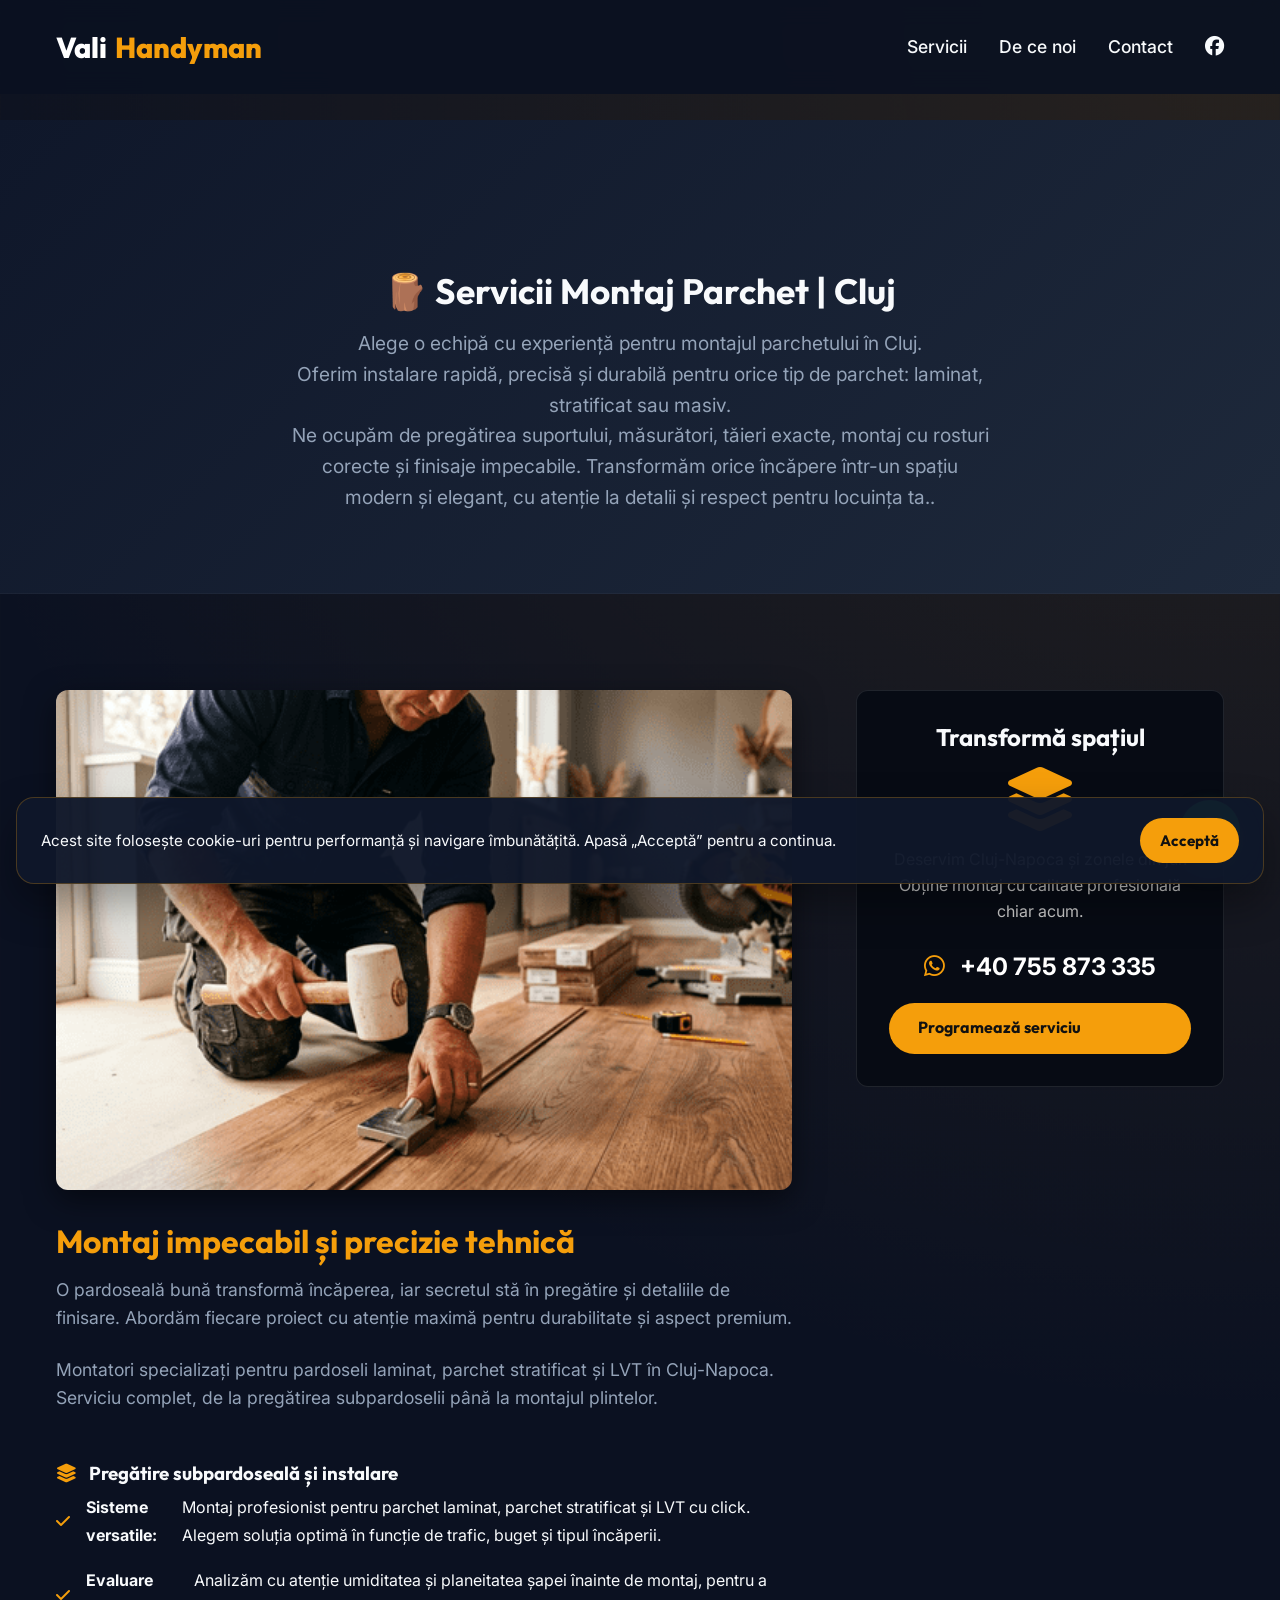
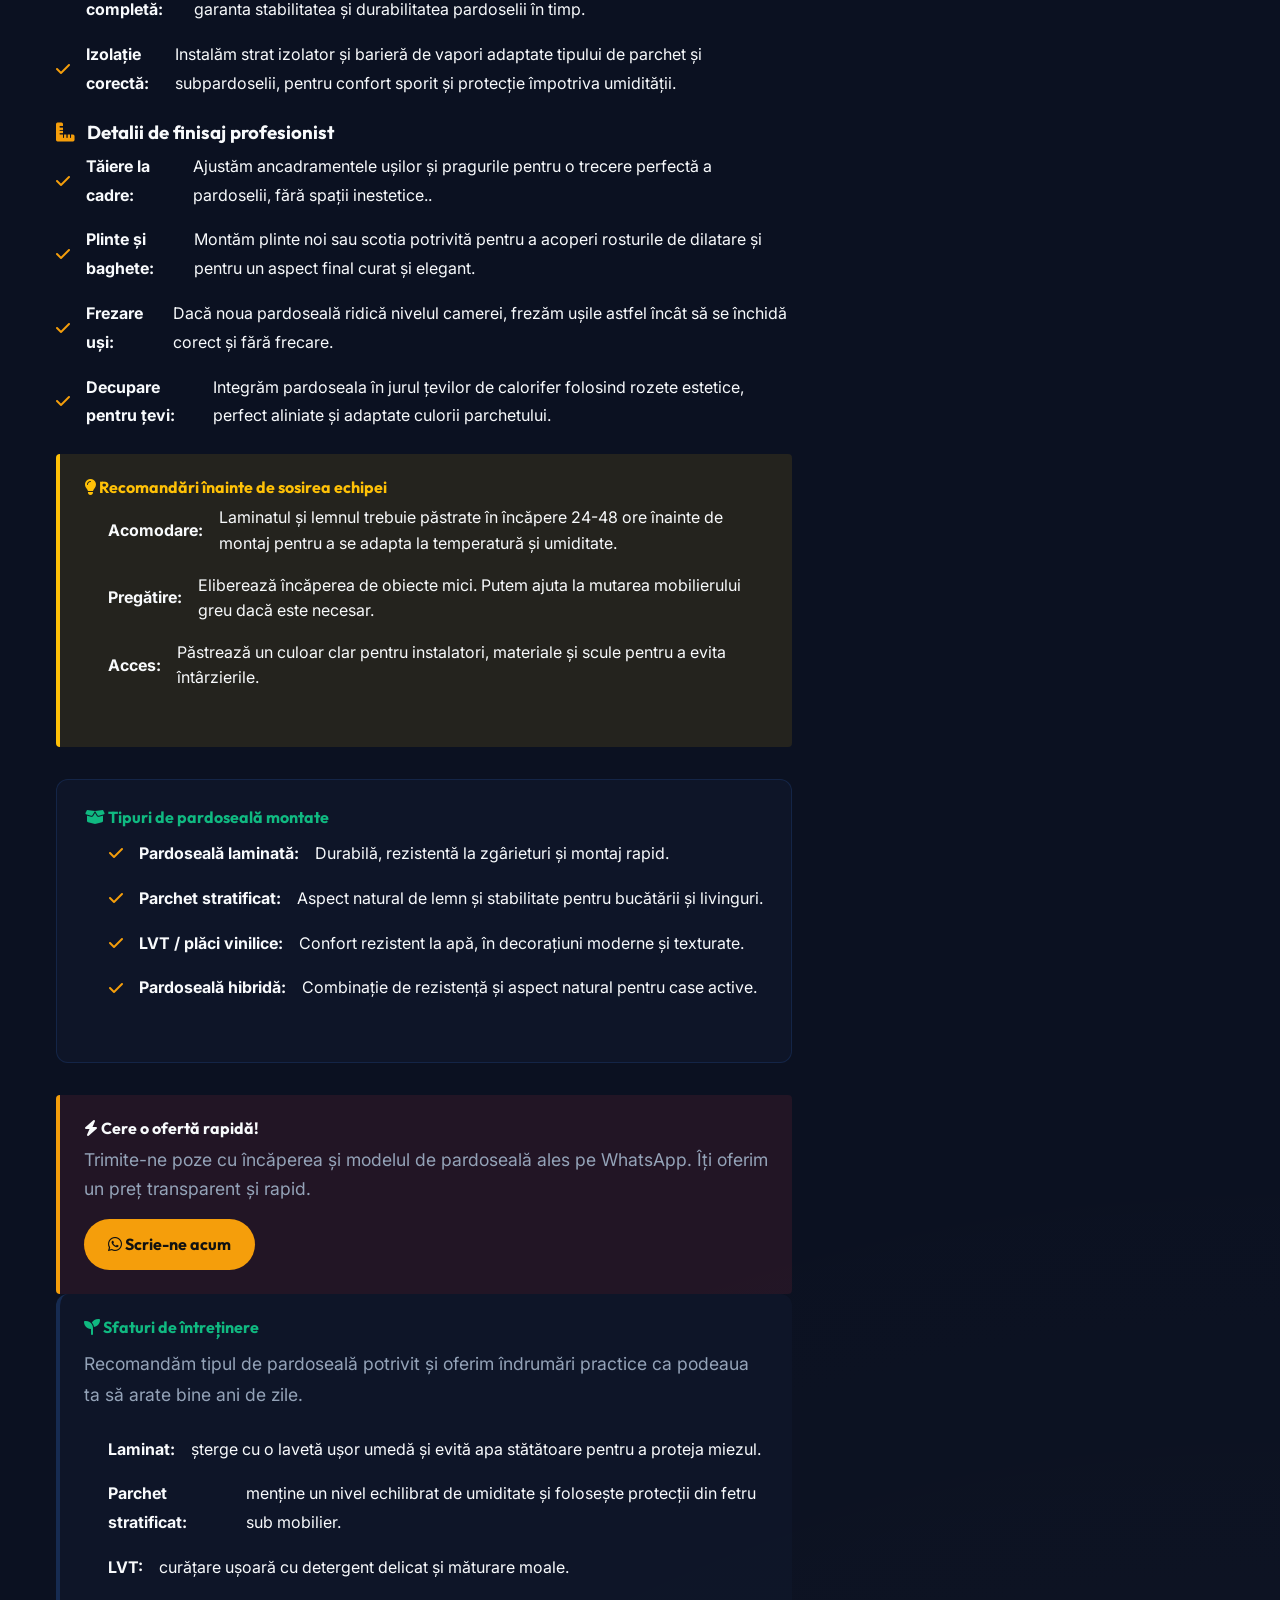
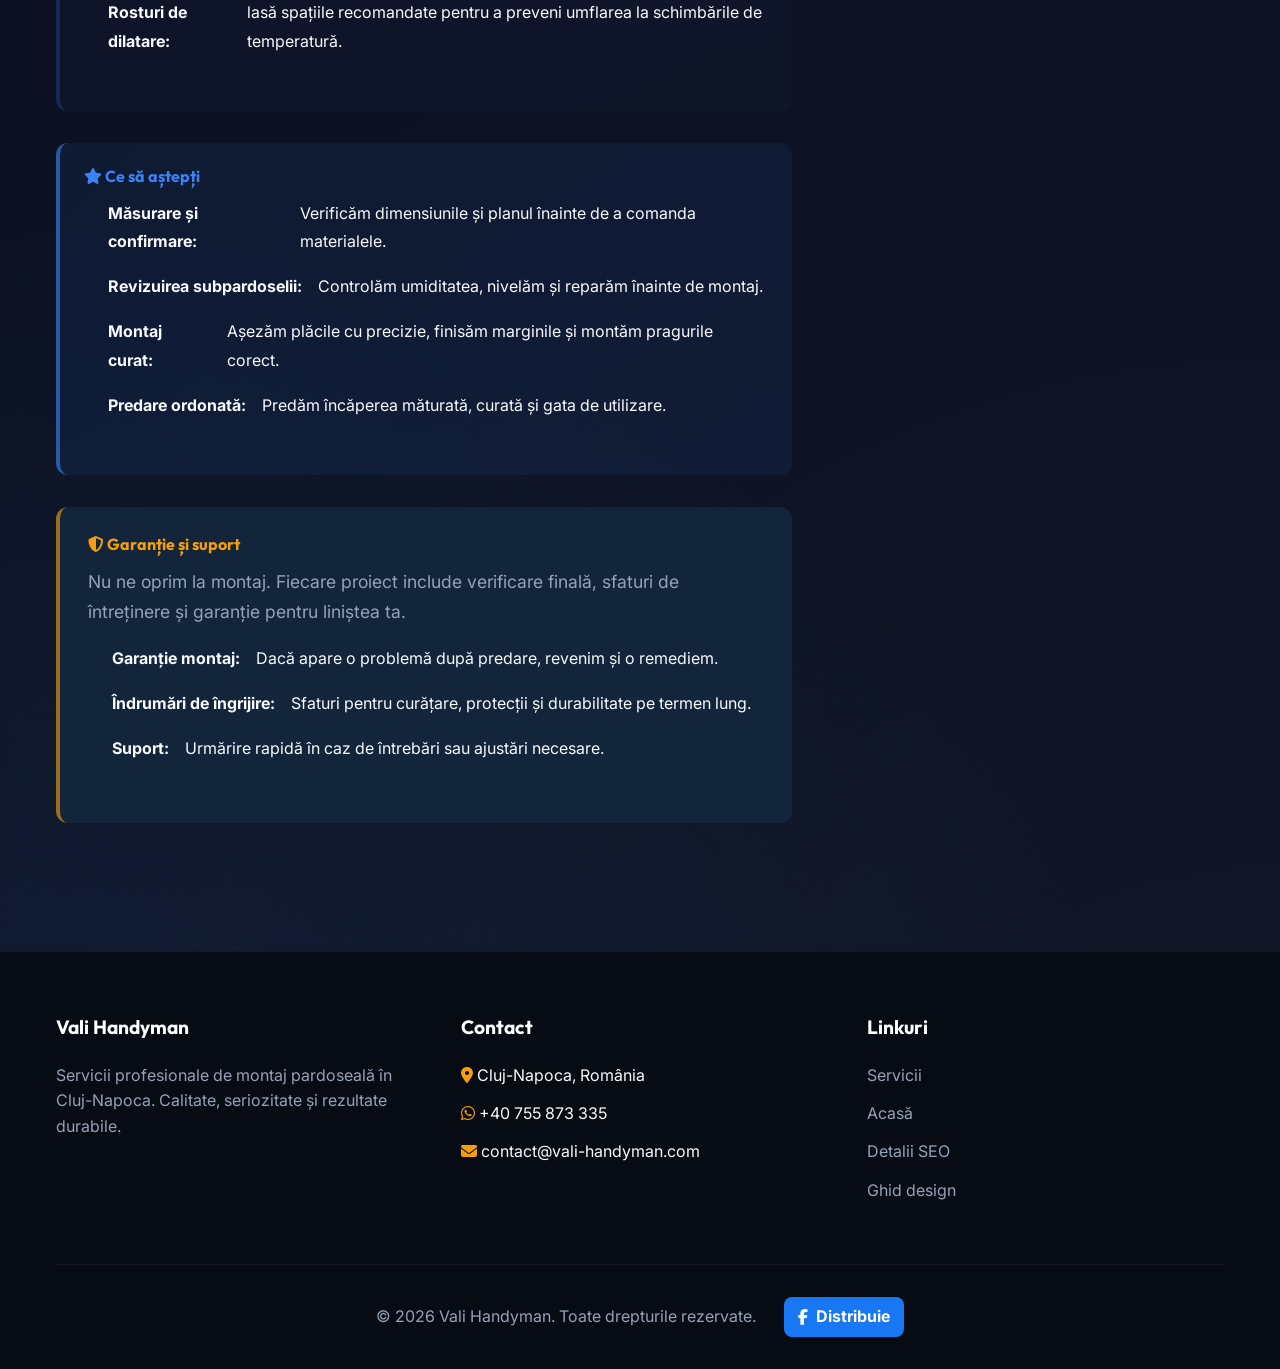
<file: montaj-parchet.html>
﻿<!DOCTYPE html>
<html lang="ro">
<head>
    <meta charset="UTF-8">
    <meta name="viewport" content="width=device-width, initial-scale=1.0">
    <meta name="robots" content="follow, index, max-snippet:-1, max-video-preview:-1, max-image-preview:large"/>
    <title>Montaj Parchet | Cluj-Napoca</title>
    <link rel="icon" href="assets/favicon-vh.png" type="image/png">
    <meta name="description" content="Cauți montator parchet în Cluj-Napoca?  Vali Handyman Ofera servicii profesionale de montaj parchet laminat, stratificat și masiv, la prețuri corecte.">
    <meta name="keywords" content="montaj parchet Cluj-Napoca, parchet laminat Cluj, montator, parchet stratificat Cluj, montaj plinte Cluj">
    <meta name="geo.region" content="RO-CL">
    <meta name="geo.placename" content="Cluj-Napoca">
    <meta name="geo.position" content="46.7712;23.6236">
    <link rel="stylesheet" href="https://cdnjs.cloudflare.com/ajax/libs/font-awesome/6.4.0/css/all.min.css">
    <link rel="stylesheet" href="index.css">
    
    <link rel="canonical" href="https://servicii.vali-handyman.com/montaj-parchet.html">

    <meta name="twitter:card" content="summary_large_image" />
    <meta name="twitter:url" content="https://servicii.vali-handyman.com/montaj-parchet.html">
    <meta name="twitter:title" content="Montaj parchet | Cluj-Napoca" />
    <meta name="twitter:description" content="Montaj profesional de parchet în Cluj-Napoca la prețuri corecte. Instalăm parchet laminat, parchet stratificat și plinte cu atenție la detalii." />
    <meta name="twitter:image" content="https://servicii.vali-handyman.com/assets/flooring_installation_1777795055012-optimized.png" />
    <meta name="twitter:image:alt" content="Montaj parchet într-un living modern in Cluj Napoca">
    <meta name="twitter:label1" content="Time to read" />
    <meta name="twitter:data1" content="10 minutes" />
    
    <!-- Open Graph Meta Tags -->
    <meta property="og:type" content="website">
    <meta property="og:title" content="Montaj parchet | Cluj-Napoca">
    <meta property="og:description" content="Montaj profesional parchet în Cluj-Napoca la prețuri corecte. Instalăm parchet laminat, parchet stratificat și plinte cu atenție la detalii.">
    <meta property="og:image" content="https://servicii.vali-handyman.com/assets/flooring_installation_1777795055012-optimized.png">
    <meta property="og:image:alt" content="Montaj parchet într-un living modern cu lumină naturală">
    <meta property="og:url" content="https://servicii.vali-handyman.com/montaj-parchet.html">
    <meta property="og:site_name" content="Vali Handyman" />
    <meta property="og:locale" content="ro_RO" />
    <!-- Schema.org Structured Data -->
    <script type="application/ld+json">
    {
        "@context": "https://schema.org",
        "@type": "Service",
        "name": "Servicii montaj pardoseală",
        "description": "Montaj premium de parchet laminat, parchet stratificat și lemn masiv în Cluj-Napoca. Servim clienți din oraș și zonele limitrofe.",
        "provider": {
            "@type": "LocalBusiness",
            "@id": "https://servicii.vali-handyman.com/#organization",
            "name": "Vali Handyman",
            "telephone": "+40 755 873 335",
            "address": {
                "@type": "PostalAddress",
                "addressLocality": "Cluj-Napoca",
                "addressCountry": "RO"
            }
        },
        "areaServed": [
            {
                "@type": "City",
                "name": "Cluj-Napoca"
            },
            {
                "@type": "City",
                "name": "Floresti"
            },
            {
                "@type": "City",
                "name": "Gheorgheni"
            },
            {
                "@type": "City",
                "name": "Buna Ziua"
            },
            {
                "@type": "City",
                "name": "Targu Mures"
            },
            {
                "@type": "City",
                "name": "Zorilor"
            }
        ],
        "serviceType": "Montaj parchet",
        "offers": {
            "@type": "Offer",
            "priceCurrency": "RON",
            "availability": "https://schema.org/InStock"
        },
        "hasOfferCatalog": {
            "@type": "OfferCatalog",
            "name": "Servicii montaj parchet",
            "itemListElement": [
                {
                    "@type": "Offer",
                    "itemOffered": {
                        "@type": "Servicii",
                        "name": "Parchet laminat",
                        "description": "Montaj profesional de parchet laminat cu sistem click"
                    }
                },
                {
                    "@type": "Offer",
                    "itemOffered": {
                        "@type": "Service",
                        "name": "Parchet stratificat",
                        "description": "Montaj și finisare parchet stratificat de calitate"
                    }
                },
                {
                    "@type": "Offer",
                    "itemOffered": {
                        "@type": "Service",
                        "name": "Parchet lemn masiv",
                        "description": "Instalare parchet lemn masiv rezistentă la apă"
                    }
                },
                {
                    "@type": "Offer",
                    "itemOffered": {
                        "@type": "Service",
                        "name": "Pregătire montaj parchet",
                        "description": "Pregătire suprafetelor prin aplicarea de strat izolator"
                    }
                }
            ]
        }
    }
    </script>
</head>
<body>
    <!-- Floating WhatsApp Button -->
    <a href="https://wa.me/40755873335" target="_blank" class="whatsapp-float" aria-label="Contactează Vali Handyman pe WhatsApp">
        <i class="fa-brands fa-whatsapp"></i>
    </a>

    <header style="background: rgba(11, 17, 33, 0.9); backdrop-filter: blur(12px);">
        <div class="container nav-container">
            <a href="index.html" class="logo">Vali <span>Handyman</span></a>
            <ul class="nav-links">
                <li><a href="index.html#services">Servicii</a></li>
                <li><a href="index.html#why-us">De ce noi</a></li>
                <li><a href="index.html#contact">Contact</a></li>
                <li><a href="https://facebook.com/" target="_blank" aria-label="Vizitează pagina noastră de Facebook"><i class="fa-brands fa-facebook" style="font-size: 1.2rem;"></i></a></li>
            </ul>
            <div class="hamburger">
                <i class="fa-solid fa-bars"></i>
            </div>
        </div>
    </header>

    <section class="service-hero">
        <div class="container text-center">
            <h1>🪵 Servicii Montaj Parchet | Cluj </h1>
            <p>Alege o echipă cu experiență pentru montajul parchetului în Cluj.</p>
        <p> Oferim instalare rapidă, precisă și durabilă pentru orice tip de parchet: laminat, stratificat sau masiv.</p>
            <p> Ne ocupăm de pregătirea suportului, măsurători, tăieri exacte, montaj cu rosturi corecte și finisaje impecabile. Transformăm orice încăpere într-un spațiu modern și elegant, cu atenție la detalii și respect pentru locuința ta..</p>
        </div>
    </section>

    <section class="section">
        <div class="container service-details">
            <div class="service-desc">
                <img src="assets/flooring_installation_1777795055012_optimized.png" alt="Montaj parchet laminat" style="width:100%; max-height: 500px; object-fit: cover; border-radius: 12px; margin-bottom: 2rem; box-shadow: 0 10px 30px rgba(0,0,0,0.5);">
                
                <h2 style="font-size: 2rem; color: var(--primary); margin-bottom: 1rem;">Montaj impecabil și precizie tehnică</h2>
                <p>O pardoseală bună transformă încăperea, iar secretul stă în pregătire și detaliile de finisare. Abordăm fiecare proiect cu atenție maximă pentru durabilitate și aspect premium.</p>
                <p>Montatori specializați pentru pardoseli laminat, parchet stratificat și LVT în Cluj-Napoca. Serviciu complet, de la pregătirea subpardoselii până la montajul plintelor.</p>
                <br>
                
                <h3><i class="fa-solid fa-layer-group" style="color: var(--primary); margin-right: 8px;"></i> Pregătire subpardoseală și instalare</h3>
                <ul style="margin-top: 0.5rem; line-height: 1.8; margin-bottom: 1.5rem;">
                    <li><i class="fa-solid fa-check text-primary"></i> <strong>Sisteme versatile:</strong> Montaj profesionist pentru parchet laminat, parchet stratificat și LVT cu click. Alegem soluția optimă în funcție de trafic, buget și tipul încăperii.</li>
                    <li><i class="fa-solid fa-check text-primary"></i> <strong>Evaluare completă:</strong> Analizăm cu atenție umiditatea și planeitatea șapei înainte de montaj, pentru a garanta stabilitatea și durabilitatea pardoselii în timp.</li>
                    <li><i class="fa-solid fa-check text-primary"></i> <strong>Izolație corectă:</strong> Instalăm strat izolator și barieră de vapori adaptate tipului de parchet și subpardoselii, pentru confort sporit și protecție împotriva umidității.
                </ul>

                <h3><i class="fa-solid fa-ruler-combined" style="color: var(--primary); margin-right: 8px;"></i> Detalii de finisaj profesionist</h3>
                <ul style="margin-top: 0.5rem; line-height: 1.8; margin-bottom: 1.5rem;">
                    <li><i class="fa-solid fa-check text-primary"></i> <strong>Tăiere la cadre:</strong> Ajustăm ancadramentele ușilor și pragurile pentru o trecere perfectă a pardoselii, fără spații inestetice..</li>
                    <li><i class="fa-solid fa-check text-primary"></i> <strong>Plinte și baghete:</strong> Montăm plinte noi sau scotia potrivită pentru a acoperi rosturile de dilatare și pentru un aspect final curat și elegant.</li>
                    <li><i class="fa-solid fa-check text-primary"></i> <strong>Frezare uși:</strong> Dacă noua pardoseală ridică nivelul camerei, frezăm ușile astfel încât să se închidă corect și fără frecare.</li>
                    <li><i class="fa-solid fa-check text-primary"></i> <strong>Decupare pentru țevi:</strong> Integrăm pardoseala în jurul țevilor de calorifer folosind rozete estetice, perfect aliniate și adaptate culorii parchetului.</li>
                </ul>

                <div style="background: rgba(255, 193, 7, 0.1); border-left: 4px solid #ffc107; padding: 1.5rem; border-radius: 4px; margin-top: 1rem; margin-bottom: 2rem;">
                    <h4 style="margin-bottom: 0.5rem; color: #ffc107;"><i class="fa-solid fa-lightbulb"></i> Recomandări înainte de sosirea echipei</h4>
                    <ul style="margin-left: 1.5rem; margin-top: 0.5rem;">
                        <li><strong>Acomodare:</strong> Laminatul și lemnul trebuie păstrate în încăpere 24-48 ore înainte de montaj pentru a se adapta la temperatură și umiditate.</li>
                        <li><strong>Pregătire:</strong> Eliberează încăperea de obiecte mici. Putem ajuta la mutarea mobilierului greu dacă este necesar.</li>
                        <li><strong>Acces:</strong> Păstrează un culoar clar pentru instalatori, materiale și scule pentru a evita întârzierile.</li>
                    </ul>
                </div>

                <div style="background: rgba(15, 23, 42, 0.95); border-radius: 12px; border: 1px solid rgba(59, 130, 246, 0.15); padding: 1.75rem; margin-bottom: 2rem;">
                    <h4 style="margin-bottom: 0.75rem; color: var(--accent-secondary);"><i class="fa-solid fa-box-open"></i> Tipuri de pardoseală montate</h4>
                    <ul style="margin-left: 1.5rem; margin-top: 0.5rem; color: var(--text-main); line-height: 1.8;">
                        <li><i class="fa-solid fa-check text-primary"></i> <strong>Pardoseală laminată:</strong> Durabilă, rezistentă la zgârieturi și montaj rapid.</li>
                        <li><i class="fa-solid fa-check text-primary"></i> <strong>Parchet stratificat:</strong> Aspect natural de lemn și stabilitate pentru bucătării și livinguri.</li>
                        <li><i class="fa-solid fa-check text-primary"></i> <strong>LVT / plăci vinilice:</strong> Confort rezistent la apă, în decorațiuni moderne și texturate.</li>
                        <li><i class="fa-solid fa-check text-primary"></i> <strong>Pardoseală hibridă:</strong> Combinație de rezistență și aspect natural pentru case active.</li>
                    </ul>
                </div>

                <div style="background: rgba(230, 57, 70, 0.1); border-left: 4px solid var(--primary); padding: 1.5rem; border-radius: 4px;">
                    <h4 style="margin-bottom: 0.5rem;"><i class="fa-solid fa-bolt"></i> Cere o ofertă rapidă!</h4>
                    <p style="margin-bottom: 1rem;">Trimite-ne poze cu încăperea și modelul de pardoseală ales pe WhatsApp. Îți oferim un preț transparent și rapid.</p>
                    <a href="https://wa.me/40755873335" target="_blank" class="btn" style="display: inline-block; padding: 0.8rem 1.5rem;"><i class="fa-brands fa-whatsapp"></i> Scrie-ne acum</a>
                </div>

                <div style="background: rgba(15, 23, 42, 0.95); border-left: 4px solid rgba(59, 130, 246, 0.2); padding: 1.5rem; border-radius: 12px; margin-bottom: 2rem;">
                    <h4 style="margin-bottom: 0.75rem; color: var(--accent-secondary);"><i class="fa-solid fa-seedling"></i> Sfaturi de întreținere</h4>
                    <p style="color: var(--text-muted); line-height: 1.75;">Recomandăm tipul de pardoseală potrivit și oferim îndrumări practice ca podeaua ta să arate bine ani de zile.</p>
                    <ul style="margin-left: 1.5rem; line-height: 1.8; color: var(--text-main);">
                        <li><strong>Laminat:</strong> șterge cu o lavetă ușor umedă și evită apa stătătoare pentru a proteja miezul.</li>
                        <li><strong>Parchet stratificat:</strong> menține un nivel echilibrat de umiditate și folosește protecții din fetru sub mobilier.</li>
                        <li><strong>LVT:</strong> curățare ușoară cu detergent delicat și măturare moale.</li>
                        <li><strong>Rosturi de dilatare:</strong> lasă spațiile recomandate pentru a preveni umflarea la schimbările de temperatură.</li>
                    </ul>
                </div>

                <div style="background: rgba(59, 130, 246, 0.08); border-left: 4px solid rgba(59, 130, 246, 0.6); padding: 1.5rem; border-radius: 12px; margin-bottom: 2rem;">
                    <h4 style="margin-bottom: 0.75rem; color: var(--accent);"><i class="fa-solid fa-star"></i> Ce să aștepți</h4>
                    <ul style="margin-left: 1.5rem; margin-top: 0.5rem; color: var(--text-main); line-height: 1.8;">
                        <li><strong>Măsurare și confirmare:</strong> Verificăm dimensiunile și planul înainte de a comanda materialele.</li>
                        <li><strong>Revizuirea subpardoselii:</strong> Controlăm umiditatea, nivelăm și reparăm înainte de montaj.</li>
                        <li><strong>Montaj curat:</strong> Așezăm plăcile cu precizie, finisăm marginile și montăm pragurile corect.</li>
                        <li><strong>Predare ordonată:</strong> Predăm încăperea măturată, curată și gata de utilizare.</li>
                    </ul>
                </div>

                <div style="background: rgba(20, 38, 61, 0.95); border-left: 4px solid rgba(245, 158, 11, 0.6); padding: 1.75rem; border-radius: 12px; margin-bottom: 2rem;">
                    <h4 style="margin-bottom: 0.75rem; color: var(--primary);"><i class="fa-solid fa-shield-alt"></i> Garanție și suport</h4>
                    <p style="color: var(--text-muted); margin-bottom: 1rem; line-height: 1.75;">Nu ne oprim la montaj. Fiecare proiect include verificare finală, sfaturi de întreținere și garanție pentru liniștea ta.</p>
                    <ul style="margin-left: 1.5rem; color: var(--text-main); line-height: 1.8;">
                        <li><strong>Garanție montaj:</strong> Dacă apare o problemă după predare, revenim și o remediem.</li>
                        <li><strong>Îndrumări de îngrijire:</strong> Sfaturi pentru curățare, protecții și durabilitate pe termen lung.</li>
                        <li><strong>Suport:</strong> Urmărire rapidă în caz de întrebări sau ajustări necesare.</li>
                    </ul>
                </div>
            </div>
            
            <div class="service-sidebar" style="background: #070B14; border: 1px solid rgba(255,255,255,0.1); padding: 2rem; border-radius: 12px; height: fit-content; text-align: center;">
                <h3 style="margin-bottom: 1rem;">Transformă spațiul</h3>
                <i class="fa-solid fa-layer-group text-primary" style="font-size: 4rem; margin-bottom: 1rem;"></i>
                <p style="margin-bottom: 1.5rem; color: #ccc;">Deservim Cluj-Napoca și zonele din jur. Obține montaj cu calitate profesională chiar acum.</p>
                <div style="font-size: 1.5rem; font-weight: bold; margin-bottom: 1rem; color: white;">
                    <i class="fa-brands fa-whatsapp text-primary" style="margin-right: 10px;"></i>
                    <a href="https://wa.me/40755873335" style="color: white; text-decoration: none;">+40 755 873 335</a>
                </div>
                <a href="https://wa.me/40755873335" target="_blank" class="btn" style="width: 100%;">Programează serviciu</a>
            </div>
        </div>
    </section>
    <!-- Footer -->
    <footer id="contact">
        <div class="container">
            <div class="footer-grid">
                <div class="footer-col">
                    <h4>Vali Handyman</h4>
                    <p>Servicii profesionale de montaj pardoseală în Cluj-Napoca. Calitate, seriozitate și rezultate durabile.</p>
                </div>
                <div class="footer-col">
                    <h4>Contact</h4>
                    <ul>
                        <li><i class="fa-solid fa-location-dot text-primary"></i> Cluj-Napoca, România</li>
                        <li><i class="fa-brands fa-whatsapp text-primary"></i> +40 755 873 335</li>
                        <li><i class="fa-solid fa-envelope text-primary"></i> contact@vali-handyman.com</li>
                    </ul>
                </div>
                <div class="footer-col">
                    <h4>Linkuri</h4>
                    <ul>
                        <li><a href="index.html#services">Servicii</a></li>
                        <li><a href="index.html">Acasă</a></li>
                        <li><a href="seo-details.html">Detalii SEO</a></li>
                        <li><a href="design-recommendations.html">Ghid design</a></li>
                    </ul>
                </div>
            </div>
            <div class="footer-bottom">
                <p>&copy; 2026 Vali Handyman. Toate drepturile rezervate.</p>
                <a href="https://www.facebook.com/sharer/sharer.php?u=https://servicii.vali-handyman.com/montaj-parchet.html" class="fb-share" aria-label="Distribuie pe Facebook"><i class="fa-brands fa-facebook-f"></i> Distribuie</a>
            </div>
        </div>
    </footer>
    <script src="main.js"></script>
</body>
</html>
</file>
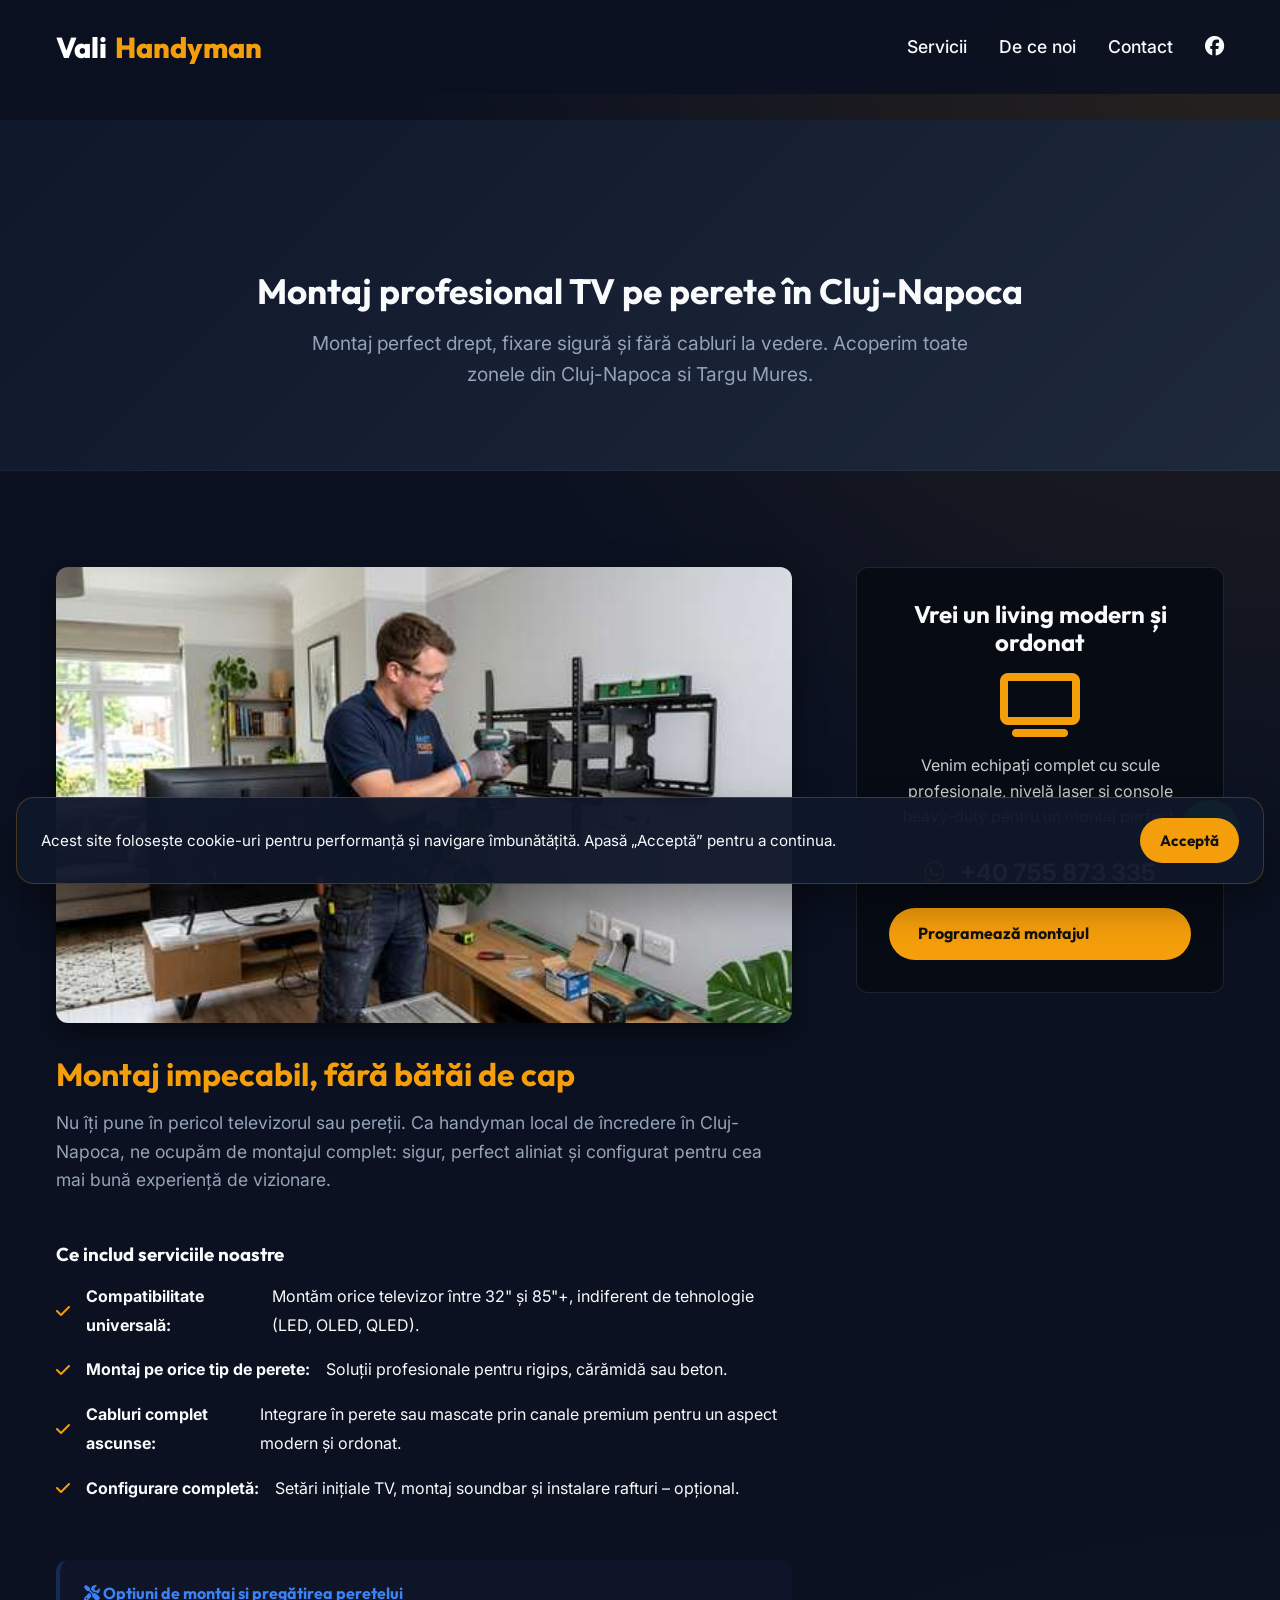
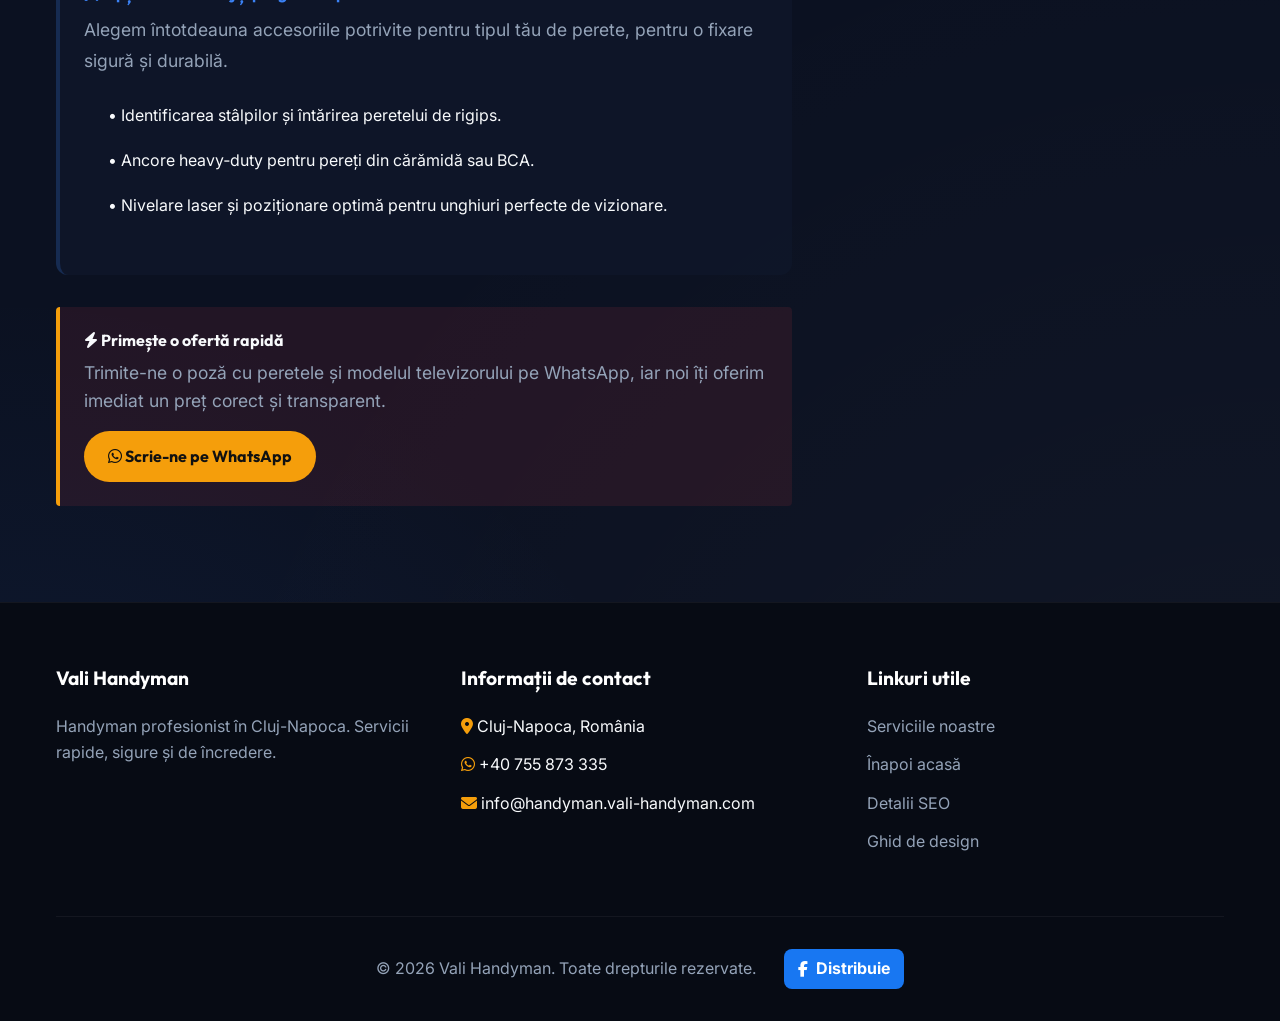
<file: montaj-tv-perete.html>
﻿<!DOCTYPE html>
<html lang="en">
<head>
    <meta charset="UTF-8">
    <meta name="viewport" content="width=device-width, initial-scale=1.0">
    <meta name="robots" content="follow, index, max-snippet:-1, max-video-preview:-1, max-image-preview:large"/>
    <title>Montaj TV pe perete | Cluj-Napoca</title>
    <link rel="icon" href="assets/favicon-vh.png" type="image/png">
    <meta name="description" content="Montaj profesional TV pe perete in Cluj-Napoca. Instalare brate sustinere tv pe orice tip de perete.">
     <meta name="keywords" content="montaj tv perete Cluj-Napoca, montaj tv perete Cluj-Napoca, montaj tv perete Cluj-Napoca, instalare televizor Cluj-Napoca, servicu montaj tv Cluj-Napoca, montaj profesional tv Cluj-Napoca, instalare console tv Cluj-Napoca, ascundere cabluri tv Cluj-Napoca, montatori tv locali Cluj-Napoca, tv pe perete Cluj-Napoca, montaj tv Cluj și împrejurimile sale, montaj tv Cluj-Napoca, montaj OLED Cluj-Napoca, instalare QLED Cluj-Napoca, montaj tv Cluj-Napoca, montaj tv Cluj-Napoca, montaj ieftin tv Cluj-Napoca, expert montaj tv Cluj-Napoca, montaj tv Cluj-Napoca, instalare home cinema Cluj-Napoca, montaj soundbar Cluj-Napoca, montaj tv service near me, montaj tv ecran plat Cluj-Napoca">
    <meta name="geo.region" content="RO-CJ">
    <meta name="geo.placename" content="Cluj-Napoca">
    <meta name="geo.position" content="46.7712;23.6236">
    <link rel="stylesheet" href="https://cdnjs.cloudflare.com/ajax/libs/font-awesome/6.4.0/css/all.min.css">
    <link rel="stylesheet" href="index.css">

     <!-- Canonical URL -->
    <link rel="canonical" href="https://servicii.vali-handyman.com/montaj-tv-perete.html">

    <!-- Open Graph / Facebook -->
    <meta property="og:type" content="website">
    <meta property="og:url" content="https://servicii.vali-handyman.com/montaj-tv-perete.html">
    <meta property="og:title" content="Montaj profesional TV pe perete in Cluj-Napoca">
    <meta property="og:description" content="Montaj expert TV pe perete in Cluj-Napoca și împrejurimi. Efectuam instalarea televizoarelor LED sau OLED pe orice perete, cu cabluri ascunse.">
    <meta property="og:image" content="https://servicii.vali-handyman.com/assets/tv_wall_mounting_optimized.jpg">
    <meta property="og:image:alt" content="Servicii profesionale montaj TV pe perete in Cluj-Napoca">
    <meta property="og:locale" content="ro_RO">
    <meta property="og:site_name" content="Vali Handyman">

      <!-- Twitter Card -->
    <meta name="twitter:card" content="summary_large_image">
    <meta name="twitter:url" content="https://servicii.vali-handyman.com/montaj-tv-perete.html">
    <meta name="twitter:title" content="Montaj profesional TV pe perete Ă®n Cluj-Napoca | Vali Handyman">
    <meta name="twitter:description" content="Montaj expert TV pe perete Ă®n Cluj-Napoca și împrejurimi. Montamm orice televizor LED sau OLED pe orice perete, cu cabluri ascunse.">
    <meta name="twitter:image" content="https://servicii.vali-handyman.com/assets/tv_wall_mounting_optimized.jpg">
    <meta name="twitter:image:alt" content="Servicii profesionale montaj TV pe perete in Cluj-Napoca">
    <!-- Schema.org Structured Data -->
    <script type="application/ld+json">
    {
        "@context": "https://schema.org",
        "@type": "Service",
        "name": "Servicii de montaj TV pe perete",
        "description": "Montaj expert TV pe perete in Cluj-Napoca și împrejurimile. MontÄm orice televizor LED sau OLED pe orice perete, cu cabluri ascunse.",
        "provider": {
            "@type": "LocalBusiness",
            "@id": "https://servicii.vali-handyman.com/#organization",
            "name": "Vali Handyman",
            "telephone": "+40 755 873 335",
            "address": {
                "@type": "PostalAddress",
                "addressLocality": "Cluj-Napoca",
                "addressCountry": "RO"
            }
        },
        "areaServed": [
            {
                "@type": "City",
                "name": "Cluj-Napoca"
            },
            {
                "@type": "City",
                "name": "Floresti"
            },
            {
                "@type": "City",
                "name": "targu mures"
            },
            {
                "@type": "City",
                "name": "Baciu"
            }
        ],
        "serviceType": "Montaj TV pe perete",
        "offers": {
            "@type": "Offer",
            "priceCurrency": "RON",
            "availability": "https://schema.org/InStock"
        },
        "hasOfferCatalog": {
            "@type": "OfferCatalog",
            "name": "Servicii montaj TV",
            "itemListElement": [
                {
                    "@type": "Offer",
                    "itemOffered": {
                        "@type": "Service",
                        "name": "Montaj TV LED",
                        "description": "Montaj profesional de televizoare LED pe orice tip de perete"
                    }
                },
                {
                    "@type": "Offer",
                    "itemOffered": {
                        "@type": "Service",
                        "name": "Montaj TV OLED",
                        "description": "Montaj specializat pentru televizoare OLED Č™i curbate"
                    }
                },
                {
                    "@type": "Offer",
                    "itemOffered": {
                        "@type": "Service",
                        "name": "Management cabluri",
                        "description": "Ascundere cabluri Č™i rutare profesionalÄ a cablurilor"
                    }
                },
                {
                    "@type": "Offer",
                    "itemOffered": {
                        "@type": "Service",
                        "name": "Instalare soundbar",
                        "description": "Montaj soundbar Č™i echipamente home cinema"
                    }
                }
            ]
        }
    }
    </script>
</head>
<body>
    <!-- Floating WhatsApp Button -->
    <a href="https://wa.me/40755873335" target="_blank" class="whatsapp-float" aria-label="Contactează Vali Handyman pe WhatsApp">
        <i class="fa-brands fa-whatsapp"></i>
    </a>

    <header style="background: rgba(11, 17, 33, 0.9); backdrop-filter: blur(12px);">
        <div class="container nav-container">
            <a href="index.html" class="logo">Vali <span>Handyman</span></a>
            <ul class="nav-links">
                <li><a href="index.html#services">Servicii</a></li>
                <li><a href="index.html#why-us">De ce noi</a></li>
                <li><a href="index.html#contact">Contact</a></li>
                <li><a href="https://facebook.com/profile.php?id=61590550021513" target="_blank" aria-label="Vizitează pagina noastră de Facebook"><i class="fa-brands fa-facebook" style="font-size: 1.2rem;"></i></a></li>
            </ul>
            <div class="hamburger">
                <i class="fa-solid fa-bars"></i>
            </div>
        </div>
    </header>

    <section class="service-hero">
        <div class="container text-center">
            <h1>Montaj profesional TV pe perete în Cluj-Napoca</h1>
            <p>Montaj perfect drept, fixare sigură și fără cabluri la vedere. Acoperim toate zonele din Cluj-Napoca si Targu Mures.</p>
        </div>
    </section>

    <section class="section">
        <div class="container service-details">
            <div class="service-desc">
                <img src="assets/tv_wall_mounting_optimized.jpg" alt="Montaj TV pe perete" style="width: 100%; max-height: 500px; object-fit: cover; border-radius: 12px; margin-bottom: 2rem; box-shadow: 0 10px 30px rgba(0,0,0,0.5);">
                
                <h2 style="font-size: 2rem; color: var(--primary); margin-bottom: 1rem;">Montaj impecabil, fără bătăi de cap</h2>
                <p>Nu îți pune în pericol televizorul sau pereții. Ca handyman local de încredere în Cluj-Napoca, ne ocupăm de montajul complet: sigur, perfect aliniat și configurat pentru cea mai bună experiență de vizionare.</p>
                <br>
                
                <h3>Ce includ serviciile noastre</h3>
                <ul style="margin-top: 1rem; line-height: 1.8;">
                    <li><i class="fa-solid fa-check text-primary"></i> <strong>Compatibilitate universală:</strong> Montăm orice televizor între 32" și 85"+, indiferent de tehnologie (LED, OLED, QLED).</li>
                    <li><i class="fa-solid fa-check text-primary"></i> <strong>Montaj pe orice tip de perete:</strong> Soluții profesionale pentru rigips, cărămidă sau beton.</li>
                    <li><i class="fa-solid fa-check text-primary"></i> <strong>Cabluri complet ascunse:</strong> Integrare în perete sau mascate prin canale premium pentru un aspect modern și ordonat.</li>
                    <li><i class="fa-solid fa-check text-primary"></i> <strong>Configurare completă:</strong> Setări inițiale TV, montaj soundbar și instalare rafturi – opțional.</li>
                </ul>
                <br>

                <div style="background: rgba(15, 23, 42, 0.95); border-left: 4px solid rgba(59, 130, 246, 0.2); padding: 1.5rem; border-radius: 12px; margin-bottom: 2rem;">
                    <h4 style="margin-bottom: 0.75rem; color: var(--accent);"><i class="fa-solid fa-tools"></i> Opțiuni de montaj și pregătirea peretelui</h4>
                    <p style="color: var(--text-muted); line-height: 1.75;">Alegem întotdeauna accesoriile potrivite pentru tipul tău de perete, pentru o fixare sigură și durabilă.</p>
                    <ul style="margin-left: 1.5rem; line-height: 1.8; color: var(--text-main);">
                        <li>• Identificarea stâlpilor și întărirea peretelui de rigips.</li>
                        <li>• Ancore heavy‑duty pentru pereți din cărămidă sau BCA.</li>
                        <li>• Nivelare laser și poziționare optimă pentru unghiuri perfecte de vizionare.</li>
                    </ul>
                </div>

                <div style="background: rgba(230, 57, 70, 0.1); border-left: 4px solid var(--primary); padding: 1.5rem; border-radius: 4px; margin-top: 2rem;">
                    <h4 style="margin-bottom: 0.5rem;"><i class="fa-solid fa-bolt"></i> Primește o ofertă rapidă</h4>
                    <p style="margin-bottom: 1rem;">Trimite-ne o poză cu peretele și modelul televizorului pe WhatsApp, iar noi îți oferim imediat un preț corect și transparent.</p>
                    <a href="https://wa.me/40755873335" target="_blank" class="btn" style="display: inline-block; padding: 0.8rem 1.5rem;"><i class="fa-brands fa-whatsapp"></i> Scrie-ne pe WhatsApp</a>
                </div>
            </div>
            
            <div class="service-sidebar" style="background: #070B14; border: 1px solid rgba(255,255,255,0.1); padding: 2rem; border-radius: 12px; height: fit-content; text-align: center;">
                <h3 style="margin-bottom: 1rem;">Vrei un living modern și ordonat</h3>
                <i class="fa-solid fa-tv text-primary" style="font-size: 4rem; margin-bottom: 1rem;"></i>
                <p style="margin-bottom: 1.5rem; color: #ccc;">Venim echipați complet cu scule profesionale, nivelă laser și console heavy‑duty pentru un montaj perfect.</p>
                <div style="font-size: 1.5rem; font-weight: bold; margin-bottom: 1rem; color: white;">
                    <i class="fa-brands fa-whatsapp text-primary" style="margin-right: 10px;"></i>
                    <a href="https://wa.me/40755873335" style="color: white; text-decoration: none;">+40 755 873 335</a>
                </div>
                <a href="https://wa.me/40755873335" target="_blank" class="btn" style="width: 100%;">Programează montajul</a>
            </div>
        </div>
    </section>

    <!-- Footer -->
    <footer id="contact">
        <div class="container">
            <div class="footer-grid">
                <div class="footer-col">
                    <h4>Vali Handyman</h4>
                    <p>Handyman profesionist în Cluj-Napoca. Servicii rapide, sigure și de încredere.</p>
                </div>
                <div class="footer-col">
                    <h4>Informații de contact</h4>
                    <ul>
                        <li><i class="fa-solid fa-location-dot text-primary"></i> Cluj-Napoca, România</li>
                        <li><i class="fa-brands fa-whatsapp text-primary"></i> +40 755 873 335</li>
                        <li><i class="fa-solid fa-envelope text-primary"></i> info@handyman.vali-handyman.com</li>
                    </ul>
                </div>
                <div class="footer-col">
                    <h4>Linkuri utile</h4>
                    <ul>
                        <li><a href="index.html#services">Serviciile noastre</a></li>
                        <li><a href="index.html">Înapoi acasă</a></li>
                        <li><a href="seo-details.html">Detalii SEO</a></li>
                        <li><a href="design-recommendations.html">Ghid de design</a></li>
                    </ul>
                </div>
            </div>
            <div class="footer-bottom">
                <p>&copy; 2026 Vali Handyman. Toate drepturile rezervate.</p>
                <a href="https://www.facebook.com/sharer/sharer.php?u=https://servicii.vali-handyman.com/montaj-tv-perete" class="fb-share" aria-label="Distribuie pe Facebook"><i class="fa-brands fa-facebook-f"></i> Distribuie</a>
            </div>
        </div>
    </footer>
     <script src="main.js"></script>
</body>

</html>
</file>
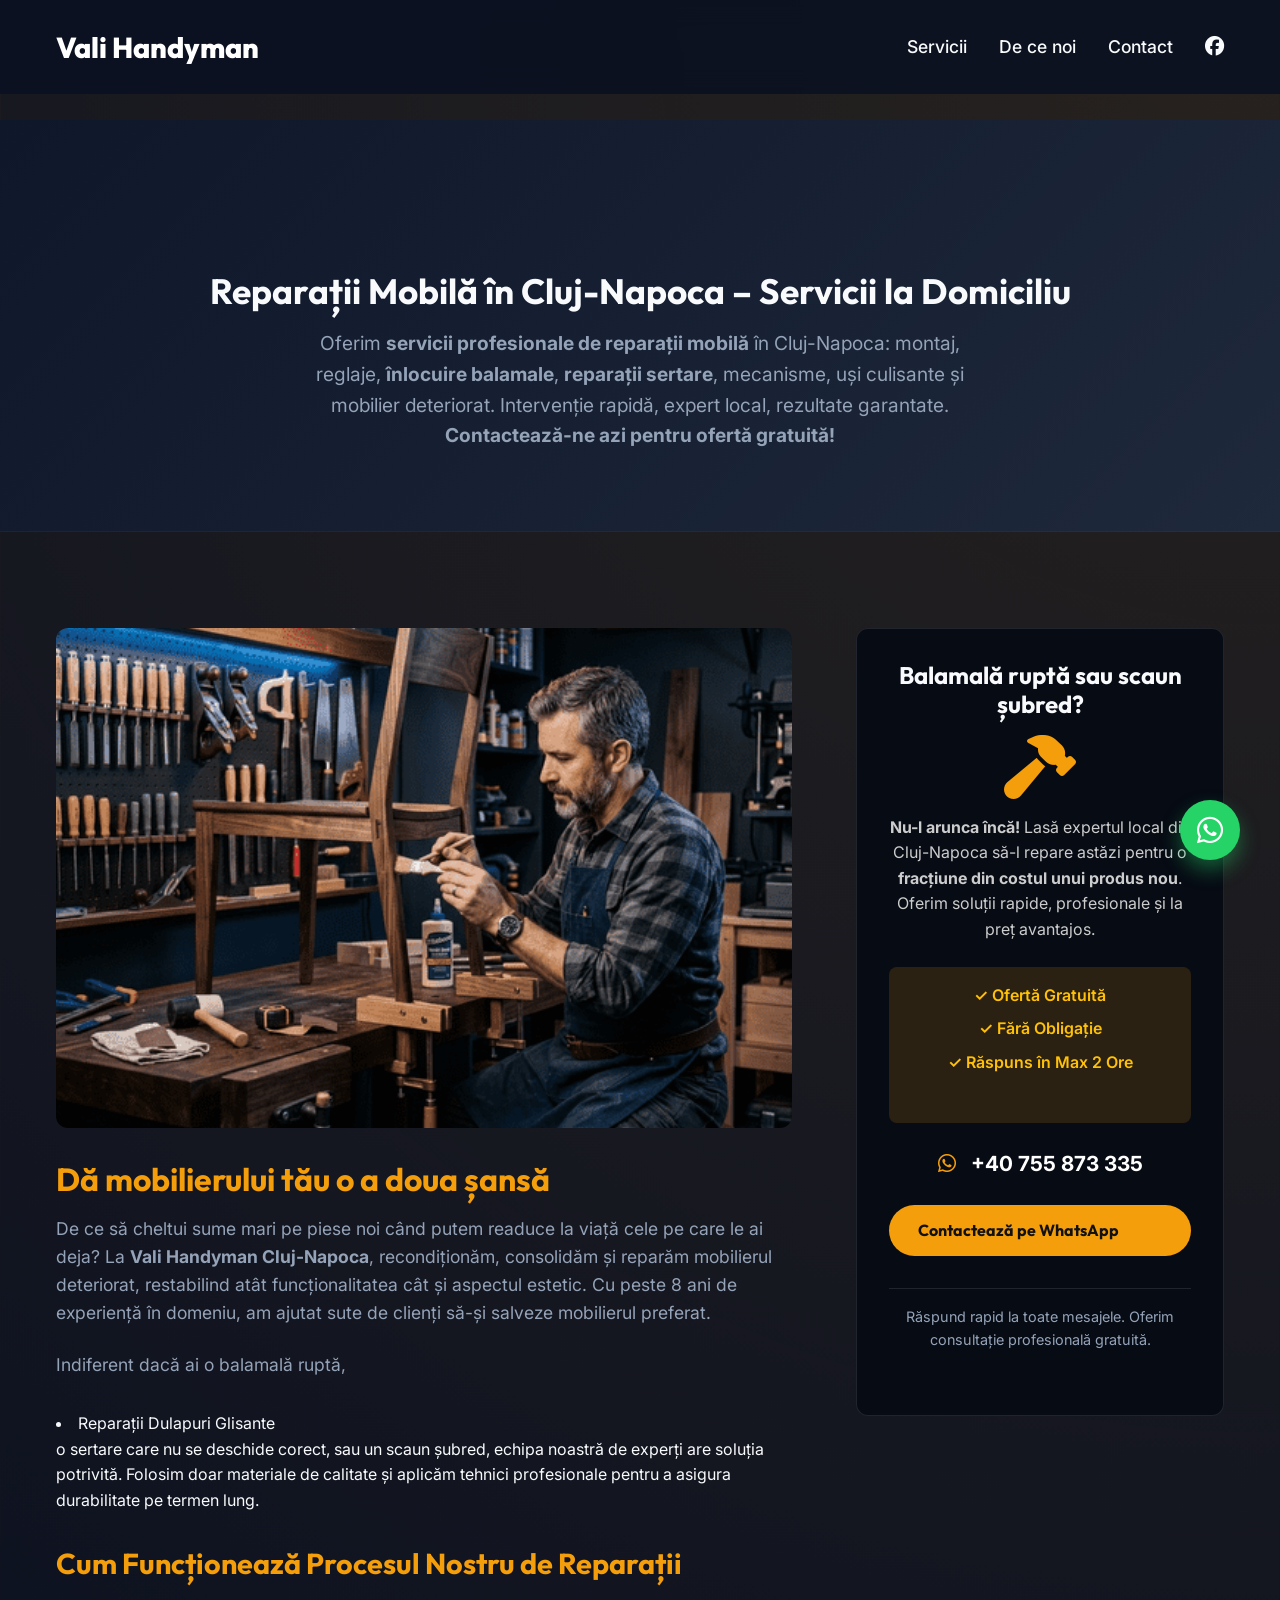
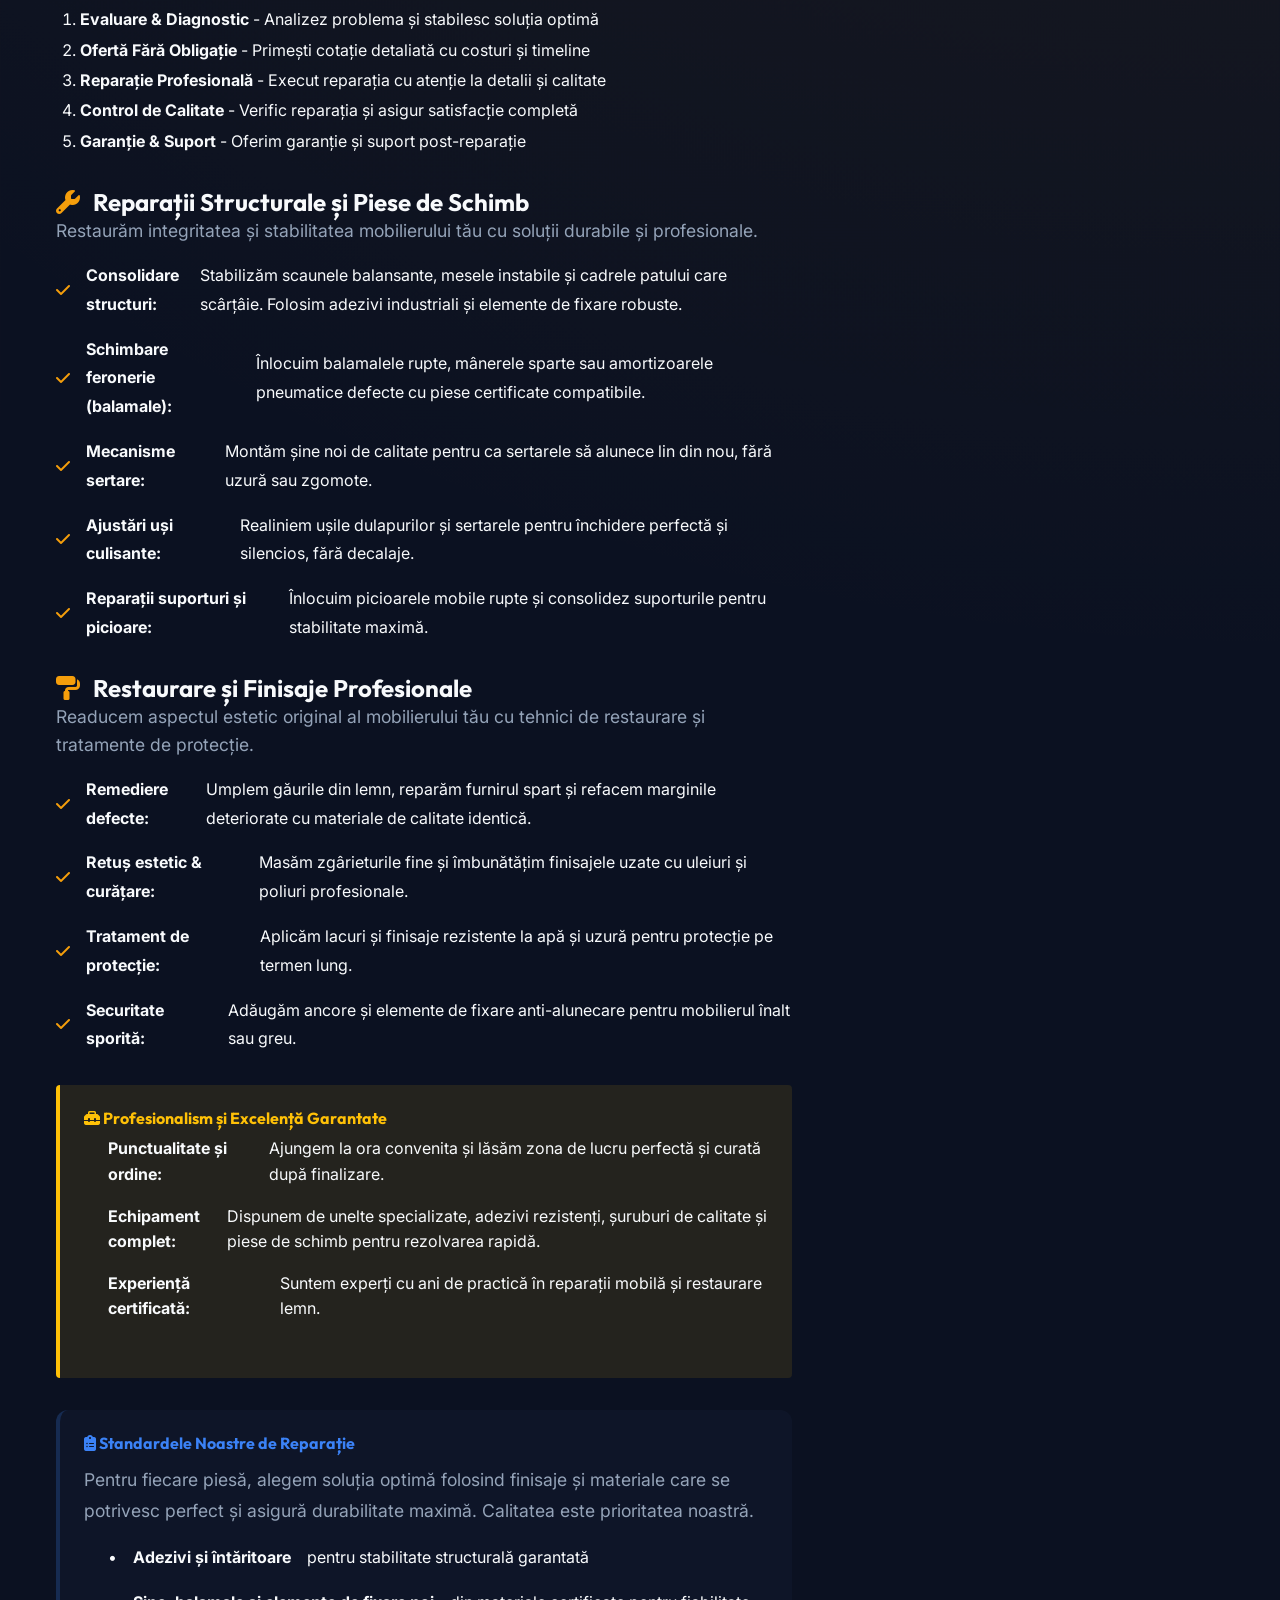
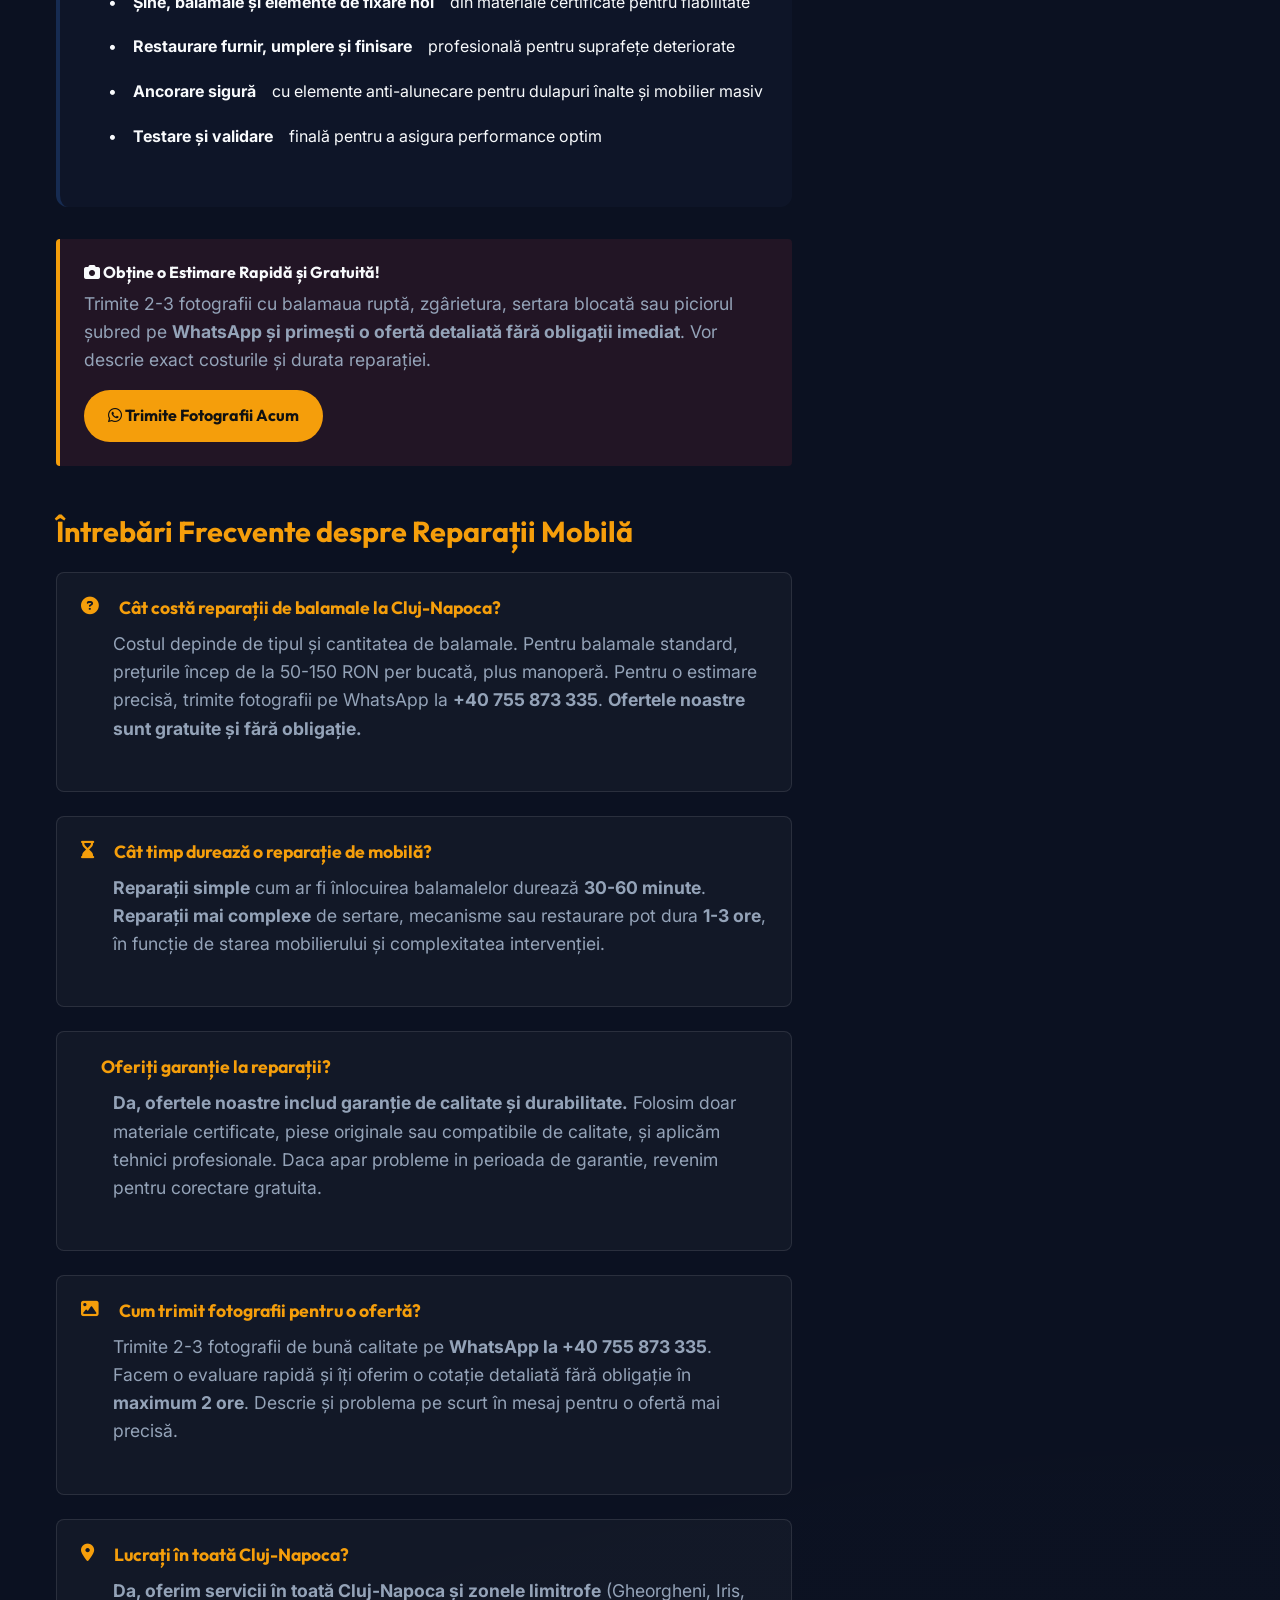
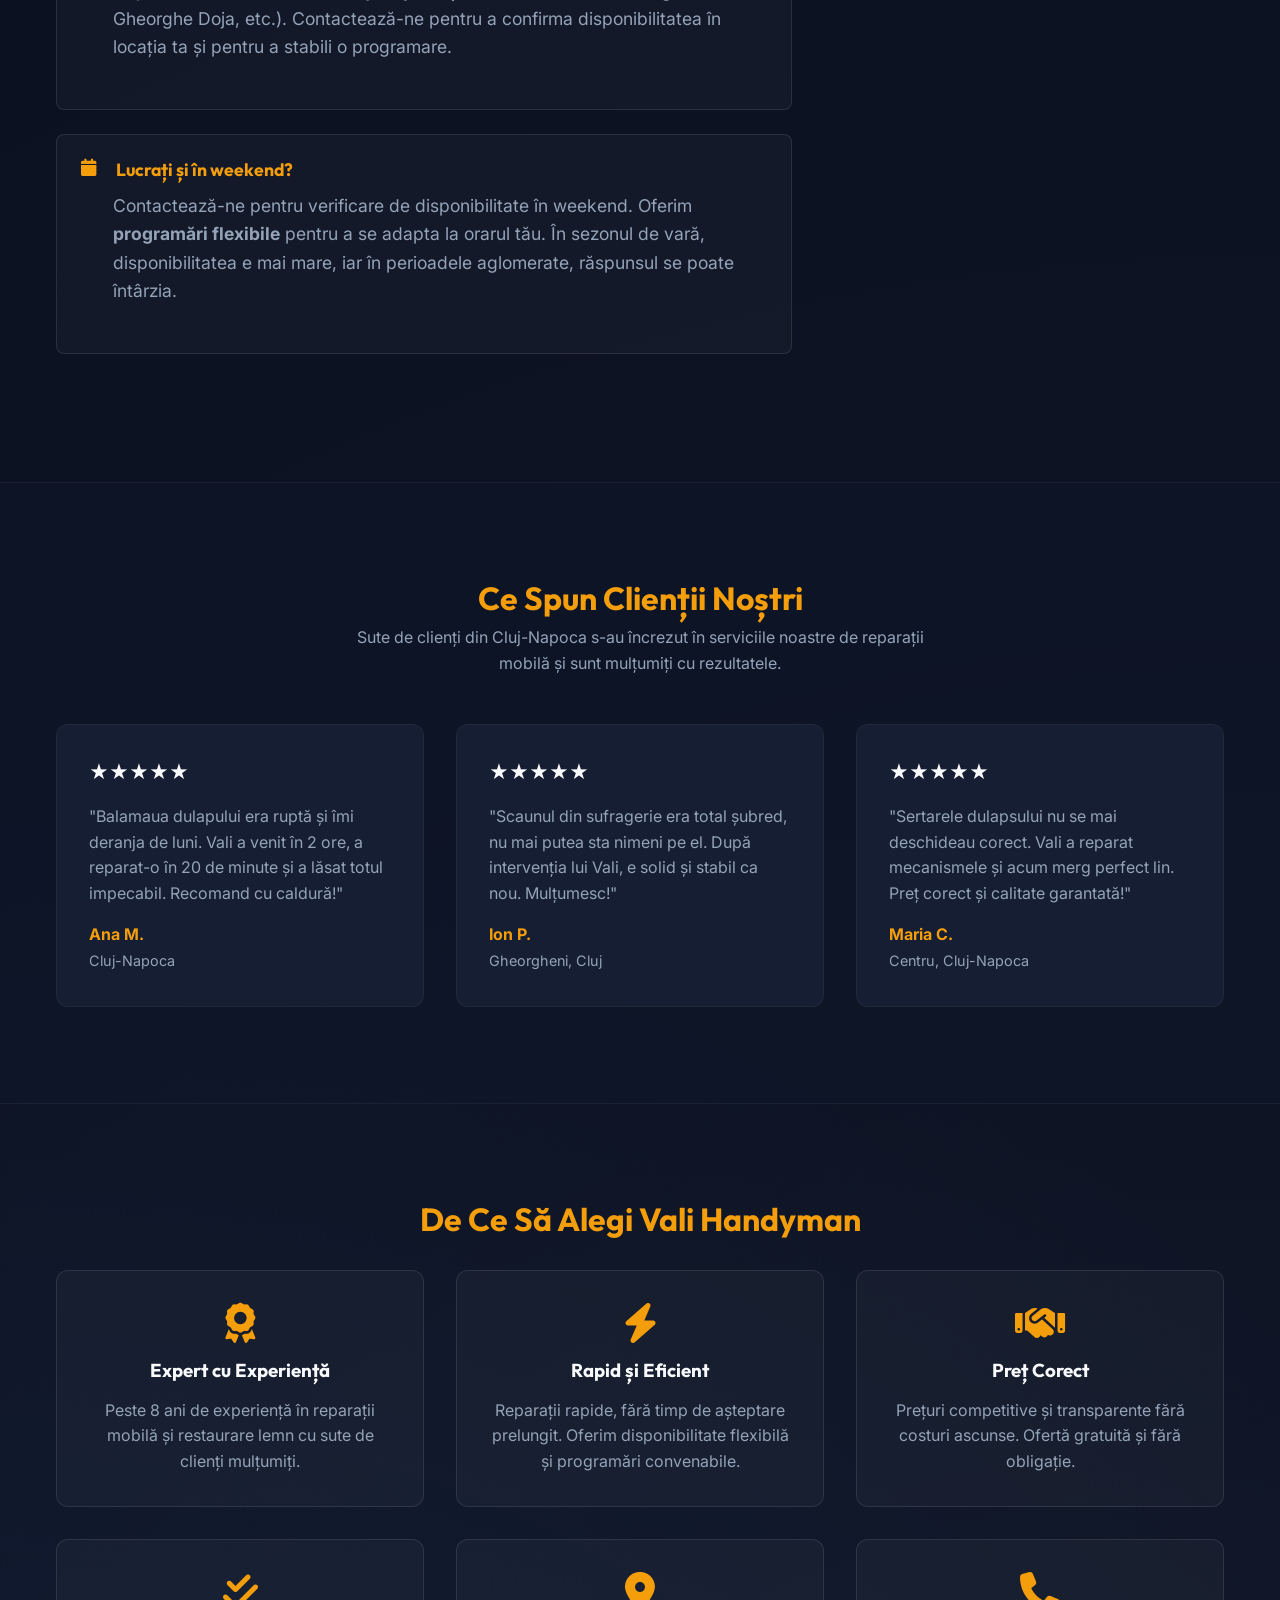
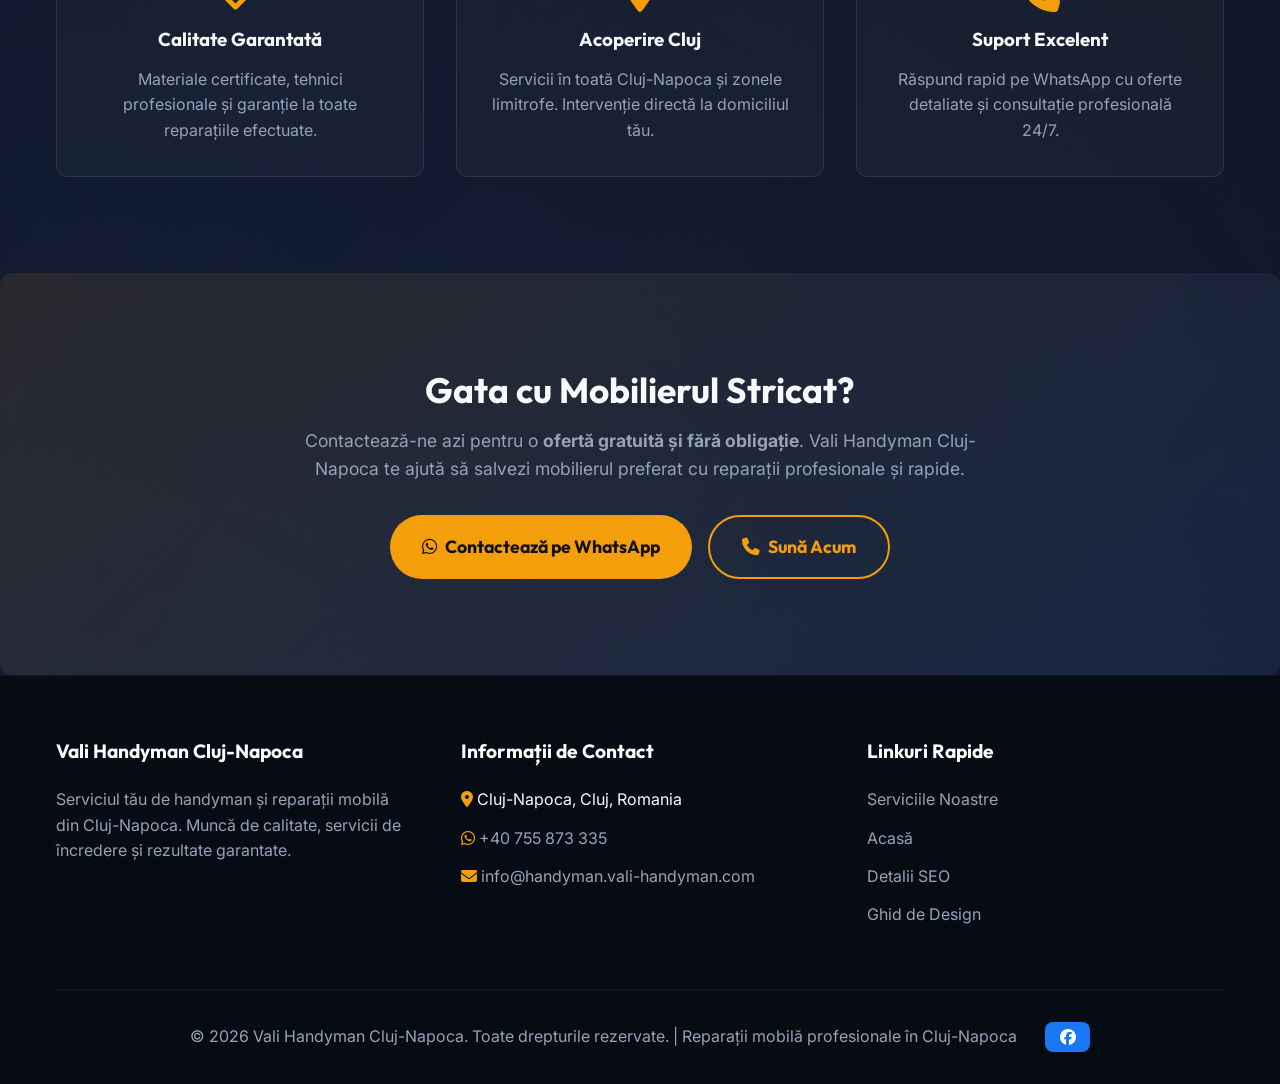
<file: reparatii-mobila.html>
<!DOCTYPE html>
<html lang="ro">
<head>
    <meta charset="UTF-8">
    <meta name="viewport" content="width=device-width, initial-scale=1.0">
    <title>Reparații Mobilă la Domiciliu Cluj-Napoca | Expert Local</title>
    <link rel="icon" href="assets/favicon-vh.png" type="image/png">
    <meta name="description" content="Servicii profesionale de reparații mobilă în Cluj-Napoca: montaj, reglaje, înlocuiri balamale, reparații sertare, uși culisante și restaurare lemn. Intervenție rapidă la domiciliu. Contactează-ne acum!">
    <meta name="keywords" content="reparații mobilă Cluj-Napoca, restaurare mobilier Cluj, reparații scaune, reparații sertare, înlocuire balamale, reparații dulap culisant, reparații mecanisme, expert handyman local">
    <meta name="robots" content="index, follow, max-snippet:-1, max-image-preview:large, max-video-preview:-1">
    <meta name="geo.region" content="RO-CJ">
    <meta name="geo.placename" content="Cluj-Napoca">
    <meta name="geo.position" content="46.7712;23.6236">
    <meta name="language" content="ro">
    <link rel="stylesheet" href="https://cdnjs.cloudflare.com/ajax/libs/font-awesome/6.4.0/css/all.min.css">
    <link rel="stylesheet" href="index.css">

    <!-- Canonical URL -->
    <link rel="canonical" href="https://servicii.vali-handyman.com/reparatii-mobila">

    <!-- Open Graph / Facebook -->
    <meta property="og:type" content="website">
    <meta property="og:url" content="https://servicii.vali-handyman.com/reparatii-mobila">
    <meta property="og:title" content="Reparații Mobilă la Domiciliu Cluj-Napoca | Expert Local">
    <meta property="og:description" content="Servicii profesionale de reparații mobilă în Cluj-Napoca: montaj, reglaje, înlocuiri balamale, reparații sertare, uși culisante și restaurare lemn. Intervenție rapidă la domiciliu.">
    <meta property="og:image" content="https://servicii.vali-handyman.com/assets/furniture_repair_1777795394122_optimized.png">
    <meta property="og:image:alt" content="Expert în reparații mobilă reparând un scaun la Cluj-Napoca">
    <meta property="og:locale" content="ro_RO">
    <meta property="og:site_name" content="Vali Handyman">
    
    <!-- Twitter Card -->
    <meta name="twitter:card" content="summary_large_image">
    <meta name="twitter:url" content="https://servicii.vali-handyman.com/reparatii-mobila">
    <meta name="twitter:title" content="Reparații Mobilă la Domiciliu Cluj-Napoca | Expert Local">
    <meta name="twitter:description" content="Servicii profesionale de reparații mobilă în Cluj-Napoca: montaj, reglaje, înlocuiri balamale, reparații sertare, uși culisante și restaurare lemn. Rapid, corect și la preț avantajos.">
    <meta name="twitter:image" content="https://servicii.vali-handyman.com/assets/furniture_repair_1777795394122_optimized.png">
    <meta name="twitter:image:alt" content="Expert în reparații mobilă reparând un scaun la Cluj-Napoca">
    
    <!-- Schema.org Structured Data - Service -->
    <script type="application/ld+json">
    {
        "@context": "https://schema.org",
        "@type": "Service",
        "name": "Reparații Mobilă la Domiciliu Cluj-Napoca",
        "description": "Servicii profesionale de reparații mobilă în Cluj-Napoca: montaj, reglaje, înlocuiri balamale, reparații sertare, uși culisante și restaurare lemn. Expert local cu intervenție rapidă.",
        "provider": {
            "@type": "LocalBusiness",
            "@id": "https://servicii.vali-handyman.com/#organization",
            "name": "Vali Handyman",
            "telephone": "+40 755 873 335",
            "email": "info@handyman.vali-handyman.com",
            "address": {
                "@type": "PostalAddress",
                "addressLocality": "Cluj-Napoca",
                "addressRegion": "Cluj",
                "addressCountry": "RO"
            }
        },
        "areaServed": { "@type": "City", "name": "Cluj-Napoca" },
        "serviceType": "Reparații mobilier",
        "offers": {
            "@type": "Offer",
            "priceCurrency": "RON",
            "availability": "https://schema.org/InStock"
        },
        "hasOfferCatalog": {
            "@type": "OfferCatalog",
            "name": "Servicii reparații mobilier Cluj-Napoca",
            "itemListElement": [
                {
                    "@type": "Offer",
                    "itemOffered": {
                        "@type": "Service",
                        "name": "Reparații Scaune",
                        "description": "Consolidarea și repararea scaunelor șubrede, înlocuirea spetelor rupte și stabilizarea cadrelor instabile"
                    }
                },
                {
                    "@type": "Offer",
                    "itemOffered": {
                        "@type": "Service",
                        "name": "Reparații Sertare",
                        "description": "Reparații mecanisme sertare, înlocuire șine, ajustare și alunecări line"
                    }
                },
                {
                    "@type": "Offer",
                    "itemOffered": {
                        "@type": "Service",
                        "name": "Reparații Uși de Dulap",
                        "description": "Înlocuire balamale rupte, reparații uși culisante, realiniere și ajustare"
                    }
                },
                {
                    "@type": "Offer",
                    "itemOffered": {
                        "@type": "Service",
                        "name": "Restaurare Lemn",
                        "description": "Reparații zgârieturi, finisare suprafețe, restaurare furnir și tratamente de protecție"
                    }
                }
            ]
        }
    }
    </script>

    <!-- Schema.org FAQ Page -->
    <script type="application/ld+json">
    {
        "@context": "https://schema.org",
        "@type": "FAQPage",
        "mainEntity": [
            {
                "@type": "Question",
                "name": "Cât costă reparații de balamale la Cluj-Napoca?",
                "acceptedAnswer": {
                    "@type": "Answer",
                    "text": "Costul reparațiilor de balamale depinde de tipul și cantitatea de balamale necesare. Pentru o estimare precisă, trimite fotografii prin WhatsApp la +40 755 873 335. Ofertele noastre sunt gratuite și fără obligație."
                }
            },
            {
                "@type": "Question",
                "name": "Cât timp durează o reparație de mobilă?",
                "acceptedAnswer": {
                    "@type": "Answer",
                    "text": "Reparațiile simple cum ar fi înlocuirea balamalelor durează 30-60 minute. Reparații mai complexe de sertare sau restaurare pot dura 1-3 ore, în funcție de starea mobilierului."
                }
            },
            {
                "@type": "Question",
                "name": "Oferiți garanție la reparații?",
                "acceptedAnswer": {
                    "@type": "Answer",
                    "text": "Da, ofertele noastre garantează calitate și durabilitate. Folosim materiale de calitate și piese certificate pentru a asigura longevitate reparațiilor."
                }
            },
            {
                "@type": "Question",
                "name": "Cum pot trimite fotografii pentru o ofertă rapidă?",
                "acceptedAnswer": {
                    "@type": "Answer",
                    "text": "Poți trimite fotografii pe WhatsApp la +40 755 873 335. Facem o evaluare rapidă și îți oferim o cotație fără obligație în maximum 2 ore. Descrie și problema în mesaj pentru o ofertă mai precisă."
                }
            },
            {
                "@type": "Question",
                "name": "Lucrați în toată Cluj-Napoca?",
                "acceptedAnswer": {
                    "@type": "Answer",
                    "text": "Da, oferim servicii de reparații mobilă în toată Cluj-Napoca și zonele limitrofe. Contactează-ne pentru a confirma disponibilitatea în locația ta."
                }
            },
            {
                "@type": "Question",
                "name": "Lucrați și în weekend?",
                "acceptedAnswer": {
                    "@type": "Answer",
                    "text": "Contactează-ne pentru disponibilitate în weekend. Oferim programări flexibile pentru a se adapta la orarul tău."
                }
            }
        ]
    }
    </script>
</head>
<body>
    <!-- Floating WhatsApp Button -->
    <a href="https://wa.me/40755873335" target="_blank" class="whatsapp-float" aria-label="Contactează Vali Handyman pe WhatsApp">
        <i class="fa-brands fa-whatsapp"></i>
    </a>

    <header style="background: rgba(11, 17, 33, 0.9); backdrop-filter: blur(12px);">
        <div class="container nav-container">
            <a href="index.html" class="logo">Vali Handyman</a>
            <ul class="nav-links">
                <li><a href="index.html#services">Servicii</a></li>
                <li><a href="index.html#why-us">De ce noi</a></li>
                <li><a href="index.html#contact">Contact</a></li>
                <li><a href="https://facebook.com/valihandymancj" target="_blank" aria-label="Vizitează pagina noastră de Facebook"><i class="fa-brands fa-facebook" style="font-size: 1.2rem;"></i></a></li>
            </ul>
            <div class="hamburger">
                <i class="fa-solid fa-bars"></i>
            </div>
        </div>
    </header>

    <section class="service-hero">
        <div class="container text-center">
            <h1>Reparații Mobilă în Cluj-Napoca – Servicii la Domiciliu</h1>
            <p>Oferim <strong>servicii profesionale de reparații mobilă</strong> în Cluj-Napoca: montaj, reglaje, <strong>înlocuire balamale</strong>, <strong>reparații sertare</strong>, mecanisme, uși culisante și mobilier deteriorat. Intervenție rapidă, expert local, rezultate garantate. <strong>Contactează-ne azi pentru ofertă gratuită!</strong></p>
        </div>
    </section>

    <section class="section">
        <div class="container service-details">
            <div class="service-desc">
                <img src="assets/furniture_repair_1777795394122_optimized.png" alt="Expert în reparații mobilă care lucrează la restaurarea unui scaun în Cluj-Napoca" style="width:100%; max-height: 500px; object-fit: cover; border-radius: 12px; margin-bottom: 2rem;">
                
                <h2 style="font-size: 2rem; color: var(--primary); margin-bottom: 1rem;">Dă mobilierului tău o a doua șansă</h2>
                <p>De ce să cheltui sume mari pe piese noi când putem readuce la viață cele pe care le ai deja? La <strong>Vali Handyman Cluj-Napoca</strong>, recondiționăm, consolidăm și reparăm mobilierul deteriorat, restabilind atât funcționalitatea cât și aspectul estetic. Cu peste 8 ani de experiență în domeniu, am ajutat sute de clienți să-și salveze mobilierul preferat.</p>
                <p style="margin-bottom: 2rem;">Indiferent dacă ai o balamală ruptă,<li><a href="reparatii-dulap-usi-glisante.html">Reparații Dulapuri Glisante</a></li> o sertare care nu se deschide corect, sau un scaun șubred, echipa noastră de experți are soluția potrivită. Folosim doar materiale de calitate și aplicăm tehnici profesionale pentru a asigura durabilitate pe termen lung.</p>
                
                <h2 style="font-size: 1.8rem; color: var(--primary); margin-bottom: 1.5rem; margin-top: 2rem;">Cum Funcționează Procesul Nostru de Reparații</h2>
                <ol style="margin-bottom: 2rem; line-height: 1.9; margin-left: 1.5rem;">
                    <li><strong>Evaluare & Diagnostic</strong> - Analizez problema și stabilesc soluția optimă</li>
                    <li><strong>Ofertă Fără Obligație</strong> - Primești cotație detaliată cu costuri și timeline</li>
                    <li><strong>Reparație Profesională</strong> - Execut reparația cu atenție la detalii și calitate</li>
                    <li><strong>Control de Calitate</strong> - Verific reparația și asigur satisfacție completă</li>
                    <li><strong>Garanție & Suport</strong> - Oferim garanție și suport post-reparație</li>
                </ol>
                
                <h3 style="font-size: 1.5rem; margin-top: 2rem;"><i class="fa-solid fa-wrench" style="color: var(--primary); margin-right: 8px;"></i> Reparații Structurale și Piese de Schimb</h3>
                <p style="color: var(--text-muted); margin-bottom: 1rem;">Restaurăm integritatea și stabilitatea mobilierului tău cu soluții durabile și profesionale.</p>
                <ul style="margin-top: 0.5rem; line-height: 1.8; margin-bottom: 2rem;">
                    <li><i class="fa-solid fa-check text-primary"></i> <strong>Consolidare structuri:</strong> Stabilizăm scaunele balansante, mesele instabile și cadrele patului care scârțâie. Folosim adezivi industriali și elemente de fixare robuste.</li>
                    <li><i class="fa-solid fa-check text-primary"></i> <strong>Schimbare feronerie (balamale):</strong> Înlocuim balamalele rupte, mânerele sparte sau amortizoarele pneumatice defecte cu piese certificate compatibile.</li>
                    <li><i class="fa-solid fa-check text-primary"></i> <strong>Mecanisme sertare:</strong> Montăm șine noi de calitate pentru ca sertarele să alunece lin din nou, fără uzură sau zgomote.</li>
                    <li><i class="fa-solid fa-check text-primary"></i> <strong>Ajustări uși culisante:</strong> Realiniem ușile dulapurilor și sertarele pentru închidere perfectă și silencios, fără decalaje.</li>
                    <li><i class="fa-solid fa-check text-primary"></i> <strong>Reparații suporturi și picioare:</strong> Înlocuim picioarele mobile rupte și consolidez suporturile pentru stabilitate maximă.</li>
                </ul>

                <h3 style="font-size: 1.5rem;"><i class="fa-solid fa-paint-roller" style="color: var(--primary); margin-right: 8px;"></i> Restaurare și Finisaje Profesionale</h3>
                <p style="color: var(--text-muted); margin-bottom: 1rem;">Readucem aspectul estetic original al mobilierului tău cu tehnici de restaurare și tratamente de protecție.</p>
                <ul style="margin-top: 0.5rem; line-height: 1.8; margin-bottom: 2rem;">
                    <li><i class="fa-solid fa-check text-primary"></i> <strong>Remediere defecte:</strong> Umplem găurile din lemn, reparăm furnirul spart și refacem marginile deteriorate cu materiale de calitate identică.</li>
                    <li><i class="fa-solid fa-check text-primary"></i> <strong>Retuș estetic & curățare:</strong> Masăm zgârieturile fine și îmbunătățim finisajele uzate cu uleiuri și poliuri profesionale.</li>
                    <li><i class="fa-solid fa-check text-primary"></i> <strong>Tratament de protecție:</strong> Aplicăm lacuri și finisaje rezistente la apă și uzură pentru protecție pe termen lung.</li>
                    <li><i class="fa-solid fa-check text-primary"></i> <strong>Securitate sporită:</strong> Adăugăm ancore și elemente de fixare anti-alunecare pentru mobilierul înalt sau greu.</li>
                </ul>

                <div style="background: rgba(255, 193, 7, 0.1); border-left: 4px solid #ffc107; padding: 1.5rem; border-radius: 4px; margin-top: 2rem; margin-bottom: 2rem;">
                    <h4 style="margin-bottom: 0.5rem; color: #ffc107;"><i class="fa-solid fa-toolbox"></i> Profesionalism și Excelență Garantate</h4>
                    <ul style="margin-left: 1.5rem; margin-top: 0.5rem;">
                        <li><strong>Punctualitate și ordine:</strong> Ajungem la ora convenita și lăsăm zona de lucru perfectă și curată după finalizare.</li>
                        <li><strong>Echipament complet:</strong> Dispunem de unelte specializate, adezivi rezistenți, șuruburi de calitate și piese de schimb pentru rezolvarea rapidă.</li>
                        <li><strong>Experiență certificată:</strong> Suntem experți cu ani de practică în reparații mobilă și restaurare lemn.</li>
                    </ul>
                </div>

                <div style="background: rgba(15, 23, 42, 0.95); border-left: 4px solid rgba(59, 130, 246, 0.2); padding: 1.5rem; border-radius: 12px; margin-bottom: 2rem;">
                    <h4 style="margin-bottom: 0.75rem; color: var(--accent);"><i class="fa-solid fa-clipboard-list"></i> Standardele Noastre de Reparație</h4>
                    <p style="color: var(--text-muted); line-height: 1.75; margin-bottom: 1rem;">Pentru fiecare piesă, alegem soluția optimă folosind finisaje și materiale care se potrivesc perfect și asigură durabilitate maximă. Calitatea este prioritatea noastră.</p>
                    <ul style="margin-left: 1.5rem; line-height: 1.8; color: var(--text-main);">
                        <li>• <strong>Adezivi și întăritoare</strong> pentru stabilitate structurală garantată</li>
                        <li>• <strong>Șine, balamale și elemente de fixare noi</strong> din materiale certificate pentru fiabilitate</li>
                        <li>• <strong>Restaurare furnir, umplere și finisare</strong> profesională pentru suprafețe deteriorate</li>
                        <li>• <strong>Ancorare sigură</strong> cu elemente anti-alunecare pentru dulapuri înalte și mobilier masiv</li>
                        <li>• <strong>Testare și validare</strong> finală pentru a asigura performance optim</li>
                    </ul>
                </div>

                <div style="background: rgba(230, 57, 70, 0.1); border-left: 4px solid var(--primary); padding: 1.5rem; border-radius: 4px; margin-bottom: 2rem;">
                    <h4 style="margin-bottom: 0.5rem;"><i class="fa-solid fa-camera"></i> Obține o Estimare Rapidă și Gratuită!</h4>
                    <p style="margin-bottom: 1rem;">Trimite 2-3 fotografii cu balamaua ruptă, zgârietura, sertara blocată sau piciorul șubred pe <strong>WhatsApp și primești o ofertă detaliată fără obligații imediat</strong>. Vor descrie exact costurile și durata reparației.</p>
                    <a href="https://wa.me/40755873335" target="_blank" class="btn" style="display: inline-block; padding: 0.8rem 1.5rem;"><i class="fa-brands fa-whatsapp"></i> Trimite Fotografii Acum</a>
                </div>

                <!-- FAQ Section -->
                <h2 style="font-size: 1.8rem; color: var(--primary); margin-top: 3rem; margin-bottom: 1.5rem;">Întrebări Frecvente despre Reparații Mobilă</h2>
                
                <div class="faq-item" style="background: rgba(255,255,255,0.03); border: 1px solid rgba(255,255,255,0.1); padding: 1.5rem; border-radius: 8px; margin-bottom: 1.5rem;">
                    <h3 style="color: var(--primary); margin-bottom: 0.75rem; font-size: 1.1rem;"><i class="fa-solid fa-question-circle" style="margin-right: 0.5rem;"></i> Cât costă reparații de balamale la Cluj-Napoca?</h3>
                    <p style="color: var(--text-muted);">Costul depinde de tipul și cantitatea de balamale. Pentru balamale standard, prețurile încep de la 50-150 RON per bucată, plus manoperă. Pentru o estimare precisă, trimite fotografii pe WhatsApp la <strong>+40 755 873 335</strong>. <strong>Ofertele noastre sunt gratuite și fără obligație.</strong></p>
                </div>

                <div class="faq-item" style="background: rgba(255,255,255,0.03); border: 1px solid rgba(255,255,255,0.1); padding: 1.5rem; border-radius: 8px; margin-bottom: 1.5rem;">
                    <h3 style="color: var(--primary); margin-bottom: 0.75rem; font-size: 1.1rem;"><i class="fa-solid fa-hourglass-end" style="margin-right: 0.5rem;"></i> Cât timp durează o reparație de mobilă?</h3>
                    <p style="color: var(--text-muted);"><strong>Reparații simple</strong> cum ar fi înlocuirea balamalelor durează <strong>30-60 minute</strong>. <strong>Reparații mai complexe</strong> de sertare, mecanisme sau restaurare pot dura <strong>1-3 ore</strong>, în funcție de starea mobilierului și complexitatea intervenției.</p>
                </div>

                <div class="faq-item" style="background: rgba(255,255,255,0.03); border: 1px solid rgba(255,255,255,0.1); padding: 1.5rem; border-radius: 8px; margin-bottom: 1.5rem;">
                    <h3 style="color: var(--primary); margin-bottom: 0.75rem; font-size: 1.1rem;"><i class="fa-solid fa-shield-check" style="margin-right: 0.5rem;"></i> Oferiți garanție la reparații?</h3>
                    <p style="color: var(--text-muted);"><strong>Da, ofertele noastre includ garanție de calitate și durabilitate.</strong> Folosim doar materiale certificate, piese originale sau compatibile de calitate, și aplicăm tehnici profesionale. Daca apar probleme in perioada de garantie, revenim pentru corectare gratuita.</p>
                </div>

                <div class="faq-item" style="background: rgba(255,255,255,0.03); border: 1px solid rgba(255,255,255,0.1); padding: 1.5rem; border-radius: 8px; margin-bottom: 1.5rem;">
                    <h3 style="color: var(--primary); margin-bottom: 0.75rem; font-size: 1.1rem;"><i class="fa-solid fa-image" style="margin-right: 0.5rem;"></i> Cum trimit fotografii pentru o ofertă?</h3>
                    <p style="color: var(--text-muted;">Trimite 2-3 fotografii de bună calitate pe <strong>WhatsApp la +40 755 873 335</strong>. Facem o evaluare rapidă și îți oferim o cotație detaliată fără obligație în <strong>maximum 2 ore</strong>. Descrie și problema pe scurt în mesaj pentru o ofertă mai precisă.</p>
                </div>

                <div class="faq-item" style="background: rgba(255,255,255,0.03); border: 1px solid rgba(255,255,255,0.1); padding: 1.5rem; border-radius: 8px; margin-bottom: 1.5rem;">
                    <h3 style="color: var(--primary); margin-bottom: 0.75rem; font-size: 1.1rem;"><i class="fa-solid fa-location-dot" style="margin-right: 0.5rem;"></i> Lucrați în toată Cluj-Napoca?</h3>
                    <p style="color: var(--text-muted);"><strong>Da, oferim servicii în toată Cluj-Napoca și zonele limitrofe</strong> (Gheorgheni, Iris, Gheorghe Doja, etc.). Contactează-ne pentru a confirma disponibilitatea în locația ta și pentru a stabili o programare.</p>
                </div>

                <div class="faq-item" style="background: rgba(255,255,255,0.03); border: 1px solid rgba(255,255,255,0.1); padding: 1.5rem; border-radius: 8px; margin-bottom: 2rem;">
                    <h3 style="color: var(--primary); margin-bottom: 0.75rem; font-size: 1.1rem;"><i class="fa-solid fa-calendar" style="margin-right: 0.5rem;"></i> Lucrați și în weekend?</h3>
                    <p style="color: var(--text-muted;">Contactează-ne pentru verificare de disponibilitate în weekend. Oferim <strong>programări flexibile</strong> pentru a se adapta la orarul tău. În sezonul de vară, disponibilitatea e mai mare, iar în perioadele aglomerate, răspunsul se poate întârzia.</p>
                </div>

            </div>
            
            <div class="service-sidebar" style="background: #070B14; border: 1px solid rgba(255,255,255,0.1); padding: 2rem; border-radius: 12px; height: fit-content; text-align: center;">
                <h3 style="margin-bottom: 1rem;">Balamală ruptă sau scaun șubred?</h3>
                <i class="fa-solid fa-hammer text-primary" style="font-size: 4rem; margin-bottom: 1rem;"></i>
                <p style="margin-bottom: 1.5rem; color: #ccc;"><strong>Nu-l arunca încă!</strong> Lasă expertul local din Cluj-Napoca să-l repare astăzi pentru o <strong>fracțiune din costul unui produs nou</strong>. Oferim soluții rapide, profesionale și la preț avantajos.</p>
                
                <div style="background: rgba(245, 158, 11, 0.15); padding: 1rem; border-radius: 8px; margin-bottom: 1.5rem;">
                    <p style="color: #ffc107; font-weight: 600; margin-bottom: 0.5rem;">✓ Ofertă Gratuită</p>
                    <p style="color: #ffc107; font-weight: 600; margin-bottom: 0.5rem;">✓ Fără Obligație</p>
                    <p style="color: #ffc107; font-weight: 600;">✓ Răspuns în Max 2 Ore</p>
                </div>

                <div style="font-size: 1.3rem; font-weight: bold; margin-bottom: 1.5rem; color: white;">
                    <i class="fa-brands fa-whatsapp text-primary" style="margin-right: 10px;"></i>
                    <a href="https://wa.me/40755873335" style="color: white; text-decoration: none; word-break: break-all;">+40 755 873 335</a>
                </div>

                <a href="https://wa.me/40755873335" target="_blank" class="btn" style="width: 100%; margin-bottom: 1rem;">Contactează pe WhatsApp</a>
                
                <div style="border-top: 1px solid rgba(255,255,255,0.1); padding-top: 1rem; margin-top: 1rem;">
                    <p style="font-size: 0.9rem; color: var(--text-muted);">Răspund rapid la toate mesajele. Oferim consultație profesională gratuită.</p>
                </div>
            </div>
        </div>
    </section>

    <!-- Testimonials Section -->
    <section class="section" style="background: rgba(15, 23, 42, 0.5); border-top: 1px solid rgba(255,255,255,0.05); border-bottom: 1px solid rgba(255,255,255,0.05);">
        <div class="container">
            <h2 style="font-size: 2rem; color: var(--primary); margin-bottom: 0.5rem; text-align: center;">Ce Spun Clienții Noștri</h2>
            <p style="text-align: center; color: var(--text-muted); margin-bottom: 3rem; max-width: 600px; margin-left: auto; margin-right: auto;">Sute de clienți din Cluj-Napoca s-au încrezut în serviciile noastre de reparații mobilă și sunt mulțumiți cu rezultatele.</p>
            
            <div class="testimonials-grid">
                <div class="testimonial-card">
                    <div class="stars" style="font-size: 1.2rem; margin-bottom: 1rem;">★★★★★</div>
                    <p style="color: var(--text-muted); margin-bottom: 1rem; line-height: 1.6;">"Balamaua dulapului era ruptă și îmi deranja de luni. Vali a venit în 2 ore, a reparat-o în 20 de minute și a lăsat totul impecabil. Recomand cu caldură!"</p>
                    <strong style="color: var(--primary); display: block;">Ana M.</strong>
                    <span style="color: var(--text-muted); font-size: 0.9rem;">Cluj-Napoca</span>
                </div>

                <div class="testimonial-card">
                    <div class="stars" style="font-size: 1.2rem; margin-bottom: 1rem;">★★★★★</div>
                    <p style="color: var(--text-muted); margin-bottom: 1rem; line-height: 1.6;">"Scaunul din sufragerie era total șubred, nu mai putea sta nimeni pe el. După intervenția lui Vali, e solid și stabil ca nou. Mulțumesc!"</p>
                    <strong style="color: var(--primary); display: block;">Ion P.</strong>
                    <span style="color: var(--text-muted); font-size: 0.9rem;">Gheorgheni, Cluj</span>
                </div>

                <div class="testimonial-card">
                    <div class="stars" style="font-size: 1.2rem; margin-bottom: 1rem;">★★★★★</div>
                    <p style="color: var(--text-muted); margin-bottom: 1rem; line-height: 1.6;">"Sertarele dulapsului nu se mai deschideau corect. Vali a reparat mecanismele și acum merg perfect lin. Preț corect și calitate garantată!"</p>
                    <strong style="color: var(--primary); display: block;">Maria C.</strong>
                    <span style="color: var(--text-muted); font-size: 0.9rem;">Centru, Cluj-Napoca</span>
                </div>
            </div>
        </div>
    </section>

    <!-- Why Choose Us Section -->
    <section class="section">
        <div class="container">
            <h2 style="font-size: 2rem; color: var(--primary); margin-bottom: 2rem; text-align: center;">De Ce Să Alegi Vali Handyman</h2>
            
            <div style="display: grid; grid-template-columns: repeat(auto-fit, minmax(280px, 1fr)); gap: 2rem;">
                <div style="background: rgba(255,255,255,0.03); border: 1px solid rgba(255,255,255,0.1); padding: 2rem; border-radius: 12px; text-align: center;">
                    <i class="fa-solid fa-award text-primary" style="font-size: 2.5rem; margin-bottom: 1rem;"></i>
                    <h3 style="margin-bottom: 1rem;">Expert cu Experiență</h3>
                    <p style="color: var(--text-muted);">Peste 8 ani de experiență în reparații mobilă și restaurare lemn cu sute de clienți mulțumiți.</p>
                </div>

                <div style="background: rgba(255,255,255,0.03); border: 1px solid rgba(255,255,255,0.1); padding: 2rem; border-radius: 12px; text-align: center;">
                    <i class="fa-solid fa-bolt text-primary" style="font-size: 2.5rem; margin-bottom: 1rem;"></i>
                    <h3 style="margin-bottom: 1rem;">Rapid și Eficient</h3>
                    <p style="color: var(--text-muted);">Reparații rapide, fără timp de așteptare prelungit. Oferim disponibilitate flexibilă și programări convenabile.</p>
                </div>

                <div style="background: rgba(255,255,255,0.03); border: 1px solid rgba(255,255,255,0.1); padding: 2rem; border-radius: 12px; text-align: center;">
                    <i class="fa-solid fa-handshake text-primary" style="font-size: 2.5rem; margin-bottom: 1rem;"></i>
                    <h3 style="margin-bottom: 1rem;">Preț Corect</h3>
                    <p style="color: var(--text-muted);">Prețuri competitive și transparente fără costuri ascunse. Ofertă gratuită și fără obligație.</p>
                </div>

                <div style="background: rgba(255,255,255,0.03); border: 1px solid rgba(255,255,255,0.1); padding: 2rem; border-radius: 12px; text-align: center;">
                    <i class="fa-solid fa-check-double text-primary" style="font-size: 2.5rem; margin-bottom: 1rem;"></i>
                    <h3 style="margin-bottom: 1rem;">Calitate Garantată</h3>
                    <p style="color: var(--text-muted);">Materiale certificate, tehnici profesionale și garanție la toate reparațiile efectuate.</p>
                </div>

                <div style="background: rgba(255,255,255,0.03); border: 1px solid rgba(255,255,255,0.1); padding: 2rem; border-radius: 12px; text-align: center;">
                    <i class="fa-solid fa-location-dot text-primary" style="font-size: 2.5rem; margin-bottom: 1rem;"></i>
                    <h3 style="margin-bottom: 1rem;">Acoperire Cluj</h3>
                    <p style="color: var(--text-muted);">Servicii în toată Cluj-Napoca și zonele limitrofe. Intervenție directă la domiciliul tău.</p>
                </div>

                <div style="background: rgba(255,255,255,0.03); border: 1px solid rgba(255,255,255,0.1); padding: 2rem; border-radius: 12px; text-align: center;">
                    <i class="fa-solid fa-phone text-primary" style="font-size: 2.5rem; margin-bottom: 1rem;"></i>
                    <h3 style="margin-bottom: 1rem;">Suport Excelent</h3>
                    <p style="color: var(--text-muted);">Răspund rapid pe WhatsApp cu oferte detaliate și consultație profesională 24/7.</p>
                </div>
            </div>
        </div>
    </section>

    <!-- CTA Section -->
    <section class="section" style="background: linear-gradient(135deg, rgba(245, 158, 11, 0.1), rgba(59, 130, 246, 0.1)); border-radius: 12px; text-align: center;">
        <div class="container">
            <h2 style="font-size: 2.2rem; color: var(--text-main); margin-bottom: 1rem;">Gata cu Mobilierul Stricat?</h2>
            <p style="font-size: 1.1rem; color: var(--text-muted); margin-bottom: 2rem; max-width: 700px; margin-left: auto; margin-right: auto;">
                Contactează-ne azi pentru o <strong>ofertă gratuită și fără obligație</strong>. Vali Handyman Cluj-Napoca te ajută să salvezi mobilierul preferat cu reparații profesionale și rapide.
            </p>
            <div style="display: flex; gap: 1rem; justify-content: center; flex-wrap: wrap;">
                <a href="https://wa.me/40755873335" target="_blank" class="btn" style="padding: 1rem 2rem; font-size: 1.1rem;">
                    <i class="fa-brands fa-whatsapp"></i> Contactează pe WhatsApp
                </a>
                <a href="tel:+40755873335" class="btn btn-outline" style="padding: 1rem 2rem; font-size: 1.1rem;">
                    <i class="fa-solid fa-phone"></i> Sună Acum
                </a>
            </div>
        </div>
    </section>

    <!-- Footer -->
    <footer id="contact">
        <div class="container">
            <div class="footer-grid">
                <div class="footer-col">
                    <h4>Vali Handyman Cluj-Napoca</h4>
                    <p>Serviciul tău de handyman și reparații mobilă din Cluj-Napoca. Muncă de calitate, servicii de încredere și rezultate garantate.</p>
                </div>
                <div class="footer-col">
                    <h4>Informații de Contact</h4>
                    <ul>
                        <li><i class="fa-solid fa-location-dot text-primary"></i> Cluj-Napoca, Cluj, Romania</li>
                        <li><i class="fa-brands fa-whatsapp text-primary"></i> <a href="https://wa.me/40755873335" style="color: var(--text-muted);">+40 755 873 335</a></li>
                        <li><i class="fa-solid fa-envelope text-primary"></i> <a href="mailto:info@handyman.vali-handyman.com" style="color: var(--text-muted);">info@handyman.vali-handyman.com</a></li>
                    </ul>
                </div>
                <div class="footer-col">
                    <h4>Linkuri Rapide</h4>
                    <ul>
                        <li><a href="index.html#services">Serviciile Noastre</a></li>
                        <li><a href="index.html">Acasă</a></li>
                        <li><a href="seo-details.html">Detalii SEO</a></li>
                        <li><a href="design-recommendations.html">Ghid de Design</a></li>
                    </ul>
                </div>
            </div>
            <div class="footer-bottom">
                <p>&copy; 2026 Vali Handyman Cluj-Napoca. Toate drepturile rezervate. | Reparații mobilă profesionale în Cluj-Napoca</p>
                <a href="https://www.facebook.com/sharer/sharer.php?u=https://servicii.vali-handyman.com/reparatii-mobila.html" class="fb-share" aria-label="Distribuie pe Facebook"><i class="fa-brands fa-facebook"></i></a>
            </div>
        </div>
    </footer>
</body>
</html>
</file>
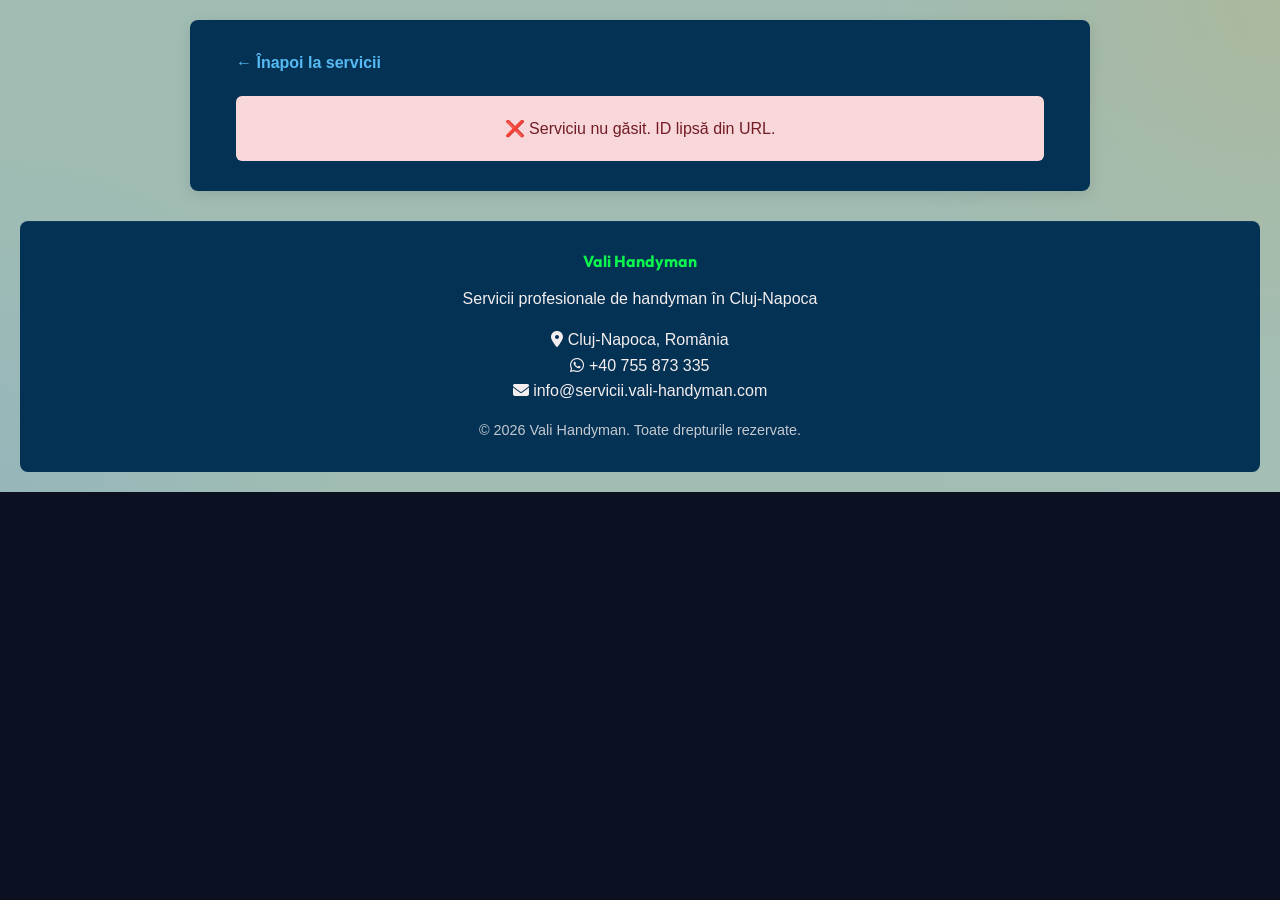
<file: service.html>
<!DOCTYPE html>
<html lang="ro">
<head>
    <meta charset="UTF-8">
    <meta name="viewport" content="width=device-width, initial-scale=1.0">
    <meta http-equiv="X-UA-Compatible" content="ie=edge">
    
    <!-- Meta SEO - Vor fi populate dinamic din JSON -->
    <meta name="description" content="Servicii profesionale - Vali Handyman">
    <meta name="keywords" content="servicii handyman cluj">
    <meta name="author" content="Vali Handyman">
    <meta name="robots" content="index, follow">
    
    <!-- Open Graph -->
    <meta property="og:type" content="website">
    <meta property="og:url" content="">
    <meta property="og:title" content="">
    <meta property="og:description" content="">
    <meta property="og:image" content="">
    <meta property="og:site_name" content="Vali Handyman">
    <meta property="og:locale" content="ro_RO">
    
    <!-- Twitter Card -->
    <meta name="twitter:card" content="summary_large_image">
    <meta name="twitter:title" content="">
    <meta name="twitter:description" content="">
    <meta name="twitter:image" content="">
    
    <!-- Canonical URL -->
    <link rel="canonical" href="">
    
    <!-- Favicon -->
    <link rel="icon" type="image/x-icon" href="assets/favicon.ico">
    
    <!-- Preconnect -->
    <link rel="preconnect" href="https://fonts.googleapis.com">
    <link rel="preconnect" href="https://cdnjs.cloudflare.com">
    <link rel="dns-prefetch" href="https://cdnjs.cloudflare.com">
    
    <!-- CSS -->
    <link rel="stylesheet" href="https://cdnjs.cloudflare.com/ajax/libs/font-awesome/6.4.0/css/all.min.css" integrity="sha512-iecdLmaskl7CVJkEZSMUkrQ6usznuy8+Qw/oXgUjBoMlQQsyukDObBaI7FFzJpYXjohnjuDiTp9bAApBwq5/Nw==" crossorigin="anonymous" referrerpolicy="no-referrer">
    <link rel="stylesheet" href="index.css">
    
    <!-- Schema.org JSON-LD -->
    <script type="application/ld+json" id="schemaMarkup">
    {
      "@context": "https://schema.org/",
      "@type": "Service",
      "name": "Serviciu",
      "provider": {
        "@type": "LocalBusiness",
        "name": "Vali Handyman"
      },
      "areaServed": {
        "@type": "City",
        "name": "Cluj-Napoca"
      }
    }
    </script>

    <title>Serviciu Profesional | Vali Handyman</title>
    
    <style>
        * {
            margin: 0;
            padding: 0;
            box-sizing: border-box;
            font-family: 'Segoe UI', Tahoma, Geneva, Verdana, sans-serif;
        }

        body {
            background-color: #a0bcb3;
            color: #f4eeee;
            line-height: 1.6;
            padding: 20px;
        }

        .container {
            max-width: 900px;
            margin: 0 auto;
            background: #043255;
            border-radius: 8px;
            box-shadow: 0 4px 15px rgba(0,0,0,0.1);
            overflow: hidden;
        }

        header {
            background: linear-gradient(135deg, #1e3c72, #2a5298);
            color: #56bbf5;
            padding: 40px 30px;
            text-align: center;
        }

        header h1 {
            font-size: 2.2rem;
            margin-bottom: 10px;
            font-weight: 700;
        }

        .location-badge {
            display: inline-block;
            background-color: #e74c3c;
            color: rgb(244, 241, 241);
            padding: 5px 15px;
            border-radius: 20px;
            font-weight: bold;
            font-size: 0.9rem;
            margin-top: 10px;
        }

        .content {
            padding: 30px;
        }

        .grid-layout {
            display: grid;
            grid-template-columns: 2fr 1fr;
            gap: 30px;
        }

        @media (max-width: 768px) {
            .grid-layout {
                grid-template-columns: 1fr;
            }
        }

        .main-info h2 {
            color: #0bf74e;
            margin-bottom: 15px;
            border-bottom: 2px solid #f4f7f6;
            padding-bottom: 5px;
        }

        .description {
            margin-bottom: 30px;
            font-size: 1.05rem;
            text-align: justify;
        }

        .gallery {
            margin-bottom: 30px;
        }

        .gallery-grid {
            display: grid;
            grid-template-columns: repeat(auto-fit, minmax(200px, 1fr));
            gap: 15px;
            margin-top: 15px;
        }

        .gallery-item {
            width: 100%;
            height: 200px;
            border-radius: 6px;
            object-fit: cover;
            border: 1px solid #ccc;
        }

        .sidebar {
            background-color: #12365b;
            padding: 25px;
            border-radius: 6px;
            border: 1px solid #e2e8f0;
            height: fit-content;
        }

        .price-box {
            text-align: center;
            background: #e6fffa;
            border: 1px solid #319795;
            padding: 15px;
            border-radius: 6px;
            margin-bottom: 20px;
        }

        .price-label {
            font-size: 0.9rem;
            color: #133839;
            text-transform: uppercase;
            letter-spacing: 1px;
        }

        .price-value {
            font-size: 1.8rem;
            font-weight: bold;
            color: #234e52;
        }

        .details-list {
            list-style: none;
            margin-bottom: 25px;
        }

        .details-list li {
            margin-bottom: 12px;
            font-size: 0.95rem;
            color: #94f2c0;
            display: flex;
            align-items: center;
        }

        .details-list li::before {
            content: "✓";
            color: #1a824a;
            font-weight: bold;
            margin-right: 10px;
        }

        .cta-button {
            display: block;
            width: 100%;
            background-color: #0b753d;
            color: white;
            text-align: center;
            padding: 12px;
            border-radius: 6px;
            text-decoration: none;
            font-weight: bold;
            transition: background 0.2s;
            border: none;
            cursor: pointer;
            font-size: 1rem;
        }

        .cta-button:hover {
            background-color: #2f855a;
        }

        .back-link {
            display: inline-block;
            margin-bottom: 20px;
            color: #56bbf5;
            text-decoration: none;
            font-weight: 600;
        }

        .back-link:hover {
            text-decoration: underline;
        }

        .loading {
            text-align: center;
            padding: 40px;
            color: #56bbf5;
        }

        .error {
            background-color: #f8d7da;
            color: #721c24;
            padding: 20px;
            border-radius: 6px;
            text-align: center;
        }
    </style>
</head>
<body>

<div class="container">
    <div class="content">
        <a href="index.html" class="back-link">← Înapoi la servicii</a>
        
        <div id="serviceContent">
            <div class="loading">⏳ Se încarcă serviciul...</div>
        </div>
    </div>
</div>

<!-- Footer -->
<footer id="contact" style="margin-top: 30px; background: #043255; color: #f4eeee; padding: 30px; border-radius: 8px; text-align: center;">
    <div style="max-width: 900px; margin: 0 auto;">
        <h4 style="color: #0bf74e; margin-bottom: 15px;">Vali Handyman</h4>
        <p style="margin-bottom: 15px;">Servicii profesionale de handyman în Cluj-Napoca</p>
        <div style="margin-bottom: 15px;">
            <p><i class="fa-solid fa-location-dot"></i> Cluj-Napoca, România</p>
            <p><i class="fa-brands fa-whatsapp"></i> +40 755 873 335</p>
            <p><i class="fa-solid fa-envelope"></i> info@servicii.vali-handyman.com</p>
        </div>
        <p style="font-size: 0.9rem; opacity: 0.8;">&copy; 2026 Vali Handyman. Toate drepturile rezervate.</p>
    </div>
</footer>

<script>
    // Obține ID-ul din URL
    function getServiceId() {
        const params = new URLSearchParams(window.location.search);
        return params.get('id');
    }

    // Încarcă serviciul din JSON
    async function loadService() {
        const serviceId = getServiceId();
        
        if (!serviceId) {
            document.getElementById('serviceContent').innerHTML = '<div class="error">❌ Serviciu nu găsit. ID lipsă din URL.</div>';
            return;
        }

        try {
            const response = await fetch('anunturi.json');
            const services = await response.json();
            const service = services.find(s => s.id === serviceId);

            if (!service) {
                document.getElementById('serviceContent').innerHTML = '<div class="error">❌ Serviciu nu găsit.</div>';
                return;
            }

            renderService(service);
            updateMetaTags(service);
            updateSchema(service);
        } catch (error) {
            document.getElementById('serviceContent').innerHTML = `<div class="error">❌ Eroare la încarcarea serviciului: ${error.message}</div>`;
        }
    }

    // Afișează serviciul
    function renderService(service) {
        const html = `
            <header>
                <h1>${service.titlu}</h1>
                <div class="location-badge">📍 ${service.locatie}</div>
            </header>

            <div class="content">
                <div class="grid-layout">
                    <div class="main-info">
                        <h2>📋 Descriere Serviciu</h2>
                        <div class="description">
                            <p>${service.descriere}</p>
                            ${service.descriere2 ? `<p style="margin-top: 15px;">${service.descriere2}</p>` : ''}
                        </div>

                        ${service.poze && service.poze.length > 0 ? `
                            <h2>📸 Galerie</h2>
                            <div class="gallery">
                                <div class="gallery-grid">
                                    ${service.poze.map(poza => `
                                        <img src="${poza.src}" alt="${poza.alt}" class="gallery-item">
                                    `).join('')}
                                </div>
                            </div>
                        ` : ''}
                    </div>

                    <aside class="sidebar">
                        <div class="price-box">
                            <div class="price-label">💰 Preț de pornire</div>
                            <div class="price-value">${service.pret}</div>
                            <div style="font-size: 0.85rem; color: #666; margin-top: 5px;">${service.pretRange}</div>
                        </div>

                        ${service.detalii && service.detalii.length > 0 ? `
                            <h3 style="color: #94f2c0; margin-bottom: 15px;">✨ Avantaje</h3>
                            <ul class="details-list">
                                ${service.detalii.map(detail => `<li>${detail}</li>`).join('')}
                            </ul>
                        ` : ''}

                        <a href="tel:+40755873335" class="cta-button">
                            📞 Sună pentru Programare
                        </a>
                        <a href="https://wa.me/40755873335?text=Mă%20interesează%20serviciul:%20${encodeURIComponent(service.titlu)}" target="_blank" class="cta-button" style="background-color: #25D366; margin-top: 10px;">
                            💬 WhatsApp
                        </a>
                    </aside>
                </div>
            </div>
        `;

        document.getElementById('serviceContent').innerHTML = html;
    }

    // Actualizează meta taguri
    function updateMetaTags(service) {
        // Title
        document.title = `${service.titlu} | Vali Handyman Cluj-Napoca`;
        
        // Description
        document.querySelector('meta[name="description"]').setAttribute('content', service.metaDescription || service.descriere.substring(0, 160));
        
        // Keywords
        document.querySelector('meta[name="keywords"]').setAttribute('content', service.metaKeywords || '');
        
        // Open Graph
        document.querySelector('meta[property="og:url"]').setAttribute('content', service.url);
        document.querySelector('meta[property="og:title"]').setAttribute('content', service.titlu);
        document.querySelector('meta[property="og:description"]').setAttribute('content', service.metaDescription || service.descriere.substring(0, 160));
        if (service.poze && service.poze.length > 0) {
            document.querySelector('meta[property="og:image"]').setAttribute('content', service.poze[0].src);
        }
        
        // Twitter
        document.querySelector('meta[name="twitter:title"]').setAttribute('content', service.titlu);
        document.querySelector('meta[name="twitter:description"]').setAttribute('content', service.metaDescription || service.descriere.substring(0, 160));
        if (service.poze && service.poze.length > 0) {
            document.querySelector('meta[name="twitter:image"]').setAttribute('content', service.poze[0].src);
        }
        
        // Canonical
        document.querySelector('link[rel="canonical"]').setAttribute('href', service.url);
    }

    // Actualizează Schema.org
    function updateSchema(service) {
        const schema = {
            "@context": "https://schema.org/",
            "@type": "Service",
            "name": service.titlu,
            "description": service.descriere,
            "provider": {
                "@type": "LocalBusiness",
                "name": "Vali Handyman",
                "telephone": "+40755873335",
                "email": "info@servicii.vali-handyman.com",
                "address": {
                    "@type": "PostalAddress",
                    "addressLocality": "Cluj-Napoca",
                    "addressRegion": "Cluj",
                    "addressCountry": "RO"
                }
            },
            "areaServed": {
                "@type": "City",
                "name": service.locatie
            },
            "priceRange": service.pretRange,
            "image": service.poze && service.poze.length > 0 ? service.poze[0].src : ""
        };

        document.getElementById('schemaMarkup').textContent = JSON.stringify(schema);
    }

    // Încarcă serviciul la deschidere
    window.addEventListener('DOMContentLoaded', loadService);
</script>

</body>
</html>
</file>
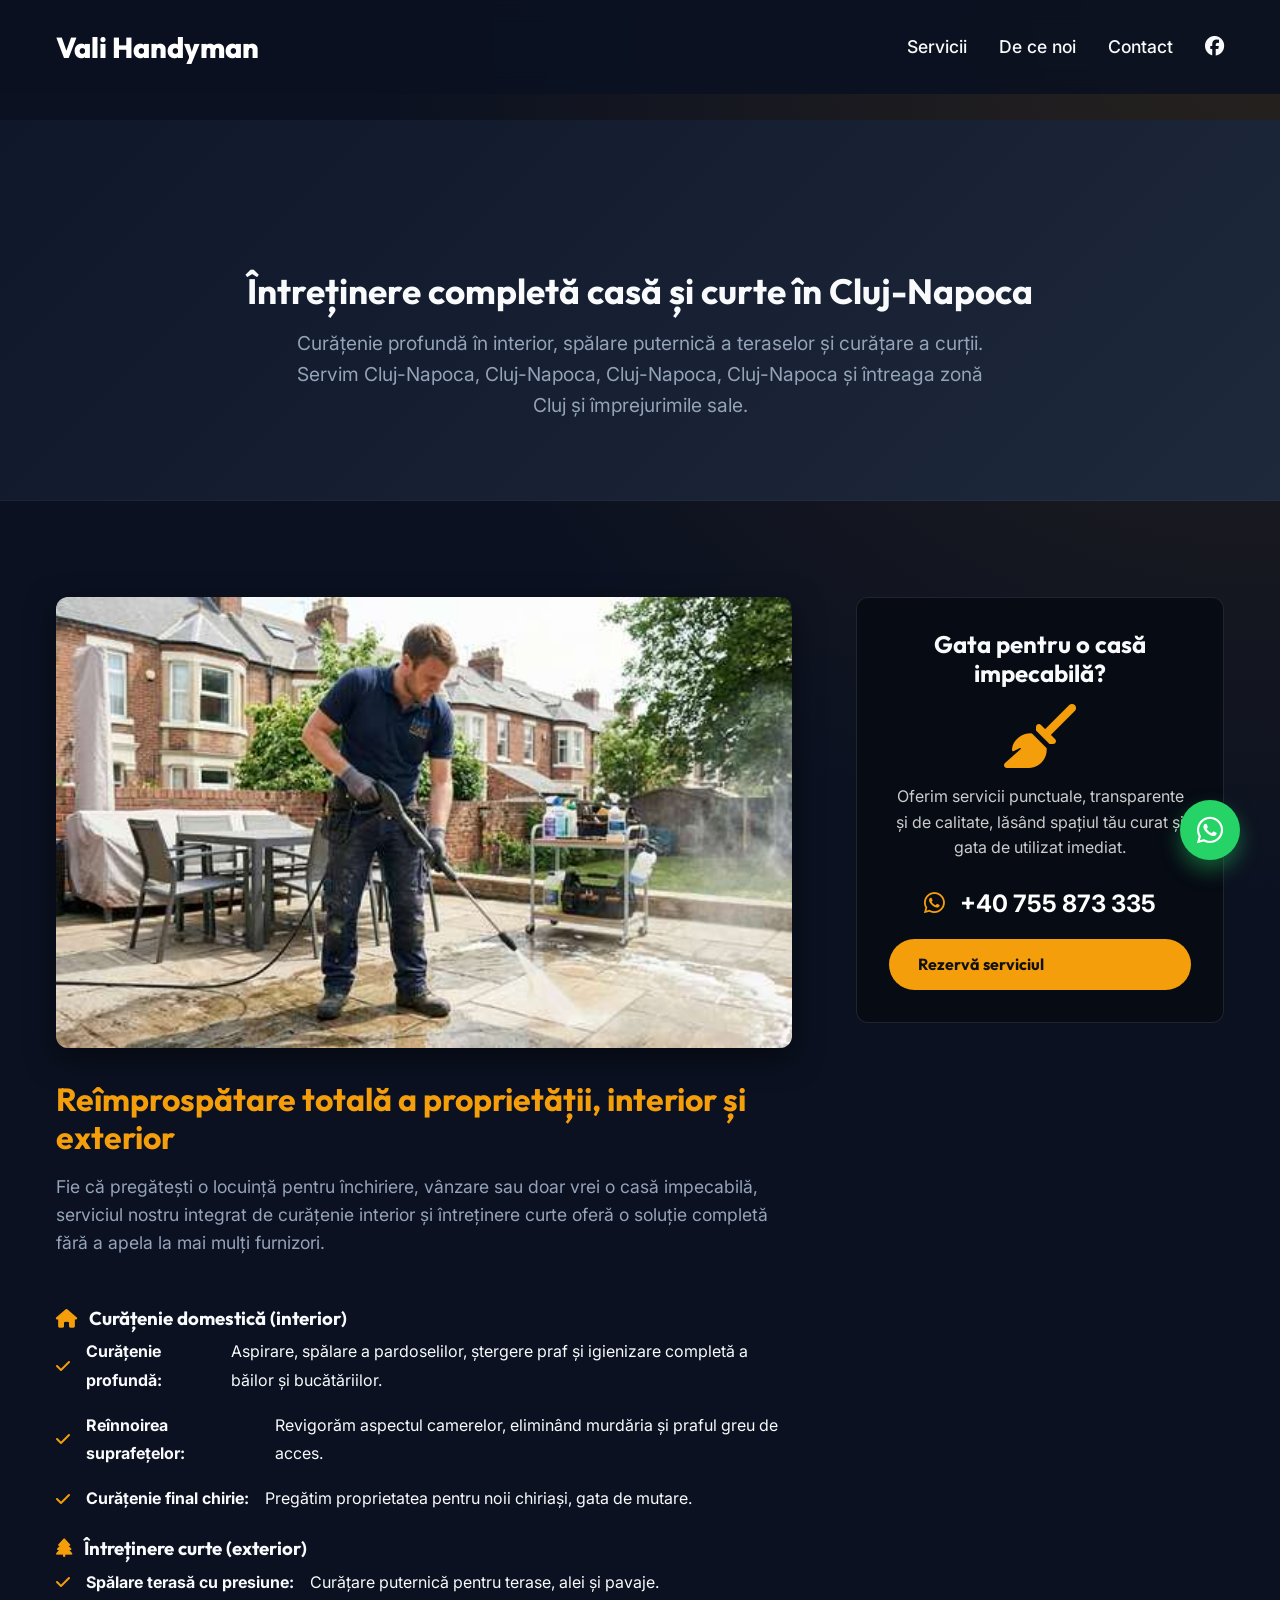
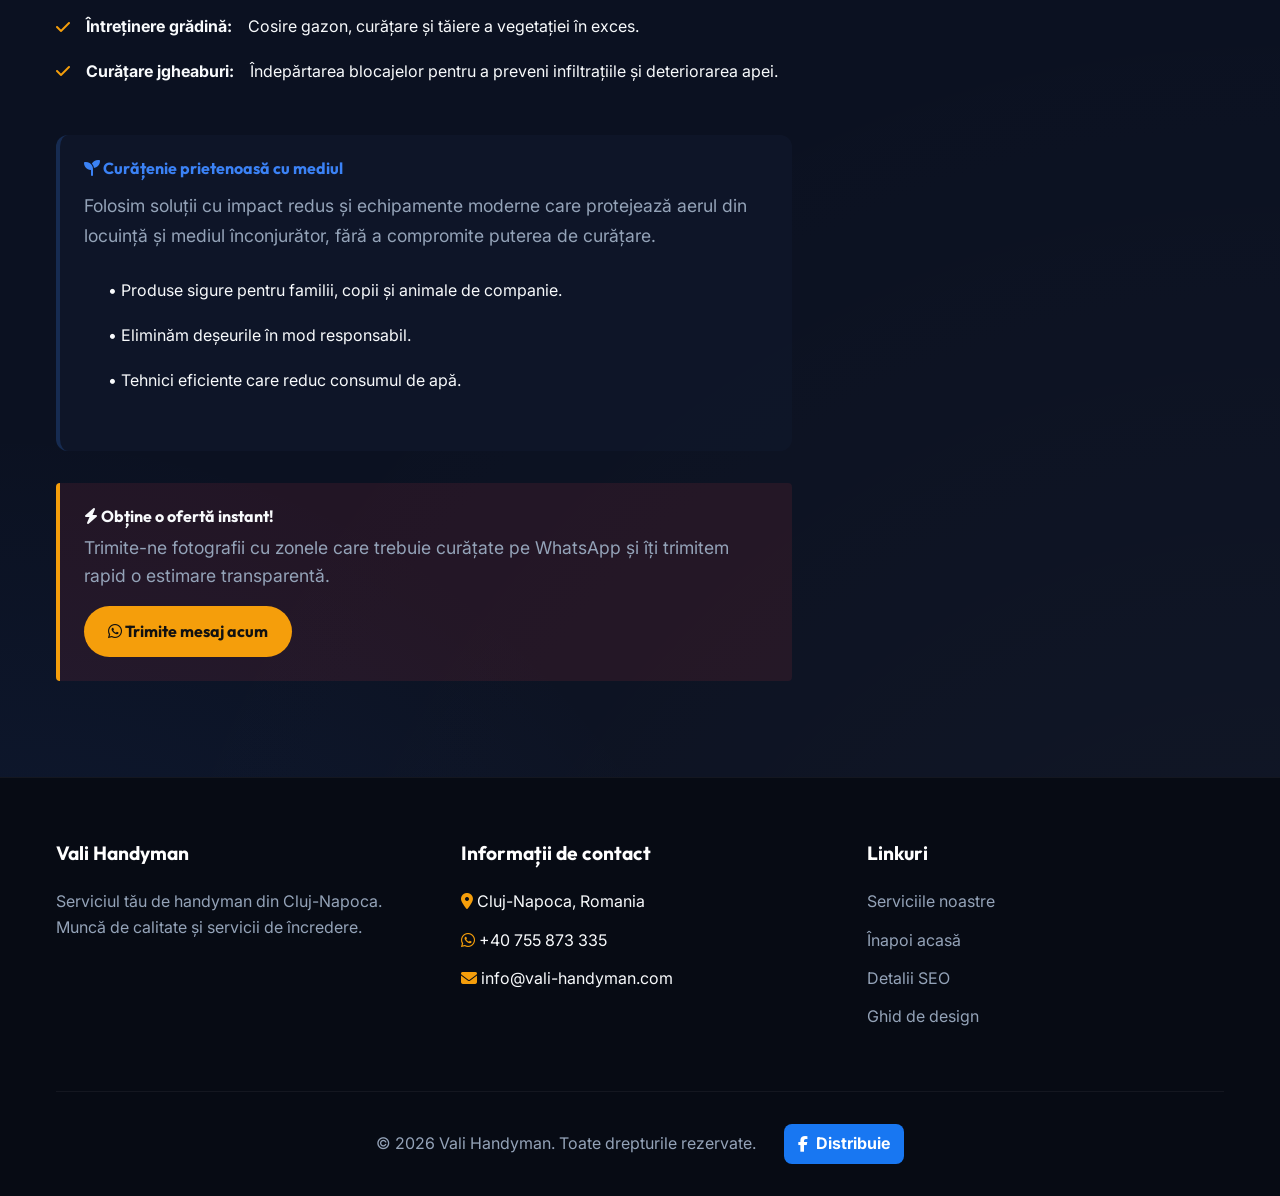
<file: servicii-curatenie.html>
﻿<!DOCTYPE html>
<html lang="ro">
<head>
    <meta charset="UTF-8">
    <meta name="viewport" content="width=device-width, initial-scale=1.0">
    <title>Servicii de curățenie casă și curte în Cluj-Napoca | FastFixes</title>
    <link rel="icon" href="assets/favicon.jpg" type="image/jpeg">
    <meta name="description" content="Curățenie completă interior și exterior în Cluj-Napoca și împrejurimile sale. Curățenie profundă, spălare cu presiune a teraselor, cosire gazon și curățare jgheaburi.">
    <meta name="keywords" content="curățenie casă Cluj-Napoca, întreținere curte, spălare cu presiune terasă Cluj și împrejurimile sale, curățenie final chirie Cluj-Napoca, curățare jgheaburi Cluj-Napoca, cosire gazon Cluj-Napoca">
    <meta name="geo.region" content="RO-CJ">
    <meta name="geo.placename" content="Cluj-Napoca">
    <meta name="geo.position" content="46.7712;23.6236">
    <link rel="stylesheet" href="https://cdnjs.cloudflare.com/ajax/libs/font-awesome/6.4.0/css/all.min.css">
    <link rel="stylesheet" href="index.css">

    <!-- Open Graph / Facebook -->
    <meta property="og:type" content="website">
    <meta property="og:url" content="https://servicii.vali-handyman.com/servicii-curatenie.html">
    <meta property="og:title" content="Servicii de curățenie | Cluj-Napoca">
    <meta property="og:description" content="Curățenie completă interior și exterior în Cluj-Napoca și împrejurimile sale. Curățenie profundă, spălare cu presiune a teraselor, cosire gazon și curățare jgheaburi.">
    <meta property="og:image" content="https://servicii.vali-handyman.com/assets/cleaning_services_1_optimized.png">
    <meta property="og:image:alt" content="Vali Handyman - Servicii de curățenie în Cluj-Napoca">
    <meta property="og:locale" content="ro_RO">
    <meta property="og:site_name" content="Vali Handyman">
    
    <!-- Twitter Card -->
    <meta name="twitter:card" content="summary_large_image">
    <meta name="twitter:url" content="https://servicii.vali-handyman.com/servicii-curatenie.html">
    <meta name="twitter:title" content="Servicii de curățenie | Cluj-Napoca">
    <meta name="twitter:description" content="Servicii de curățenie rapide și sigure de handyman în Cluj-Napoca și împrejurimile sale. Curățenie interioară profundă, spălare cu presiune a teraselor, cosire gazon și curățare jgheaburi.">
    <meta name="twitter:image" content="https://servicii.vali-handyman.com/assets/cleaning_services_1_optimized.png">
    <meta name="twitter:image:alt" content="Vali Handyman - Servicii de curățenie în Cluj-Napoca">

    <!-- Canonical URL -->
    <link rel="canonical" href="https://servicii.vali-handyman.com/servicii-curatenie.html">

    <!-- Schema.org Structured Data -->
    <script type="application/ld+json">
    {
        "@context": "https://schema.org",
        "@type": "Service",
        "name": "Servicii de curățenie casă și curte",
        "description": "Curățenie completă interior și exterior în Cluj-Napoca și împrejurimile sale. Curățenie profundă, spălare cu presiune a teraselor, cosire gazon și curățare jgheaburi.",
        "provider": {
            "@type": "LocalBusiness",
            "@id": "https://servicii.vali-handyman.com/#organization",
            "name": "Vali Handyman",
            "telephone": "+40 755 873 335",
            "address": {
                "@type": "PostalAddress",
                "addressLocality": "Cluj-Napoca",
                "addressCountry": "RO"
            }
        },
        "areaServed": [
            { "@type": "City", "name": "Cluj-Napoca" },
            { "@type": "City", "name": "Târgu Mureș" },
            { "@type": "City", "name": "Floresti" },
            { "@type": "City", "name": "Baciu" },
            { "@type": "City", "name": "Apahuda" }
        ],
        "serviceType": "Servicii de curățenie",
        "offers": {
            "@type": "Offer",
            "priceCurrency": "RON",
            "availability": "https://schema.org/InStock"
        },
        "hasOfferCatalog": {
            "@type": "OfferCatalog",
            "name": "Servicii de curățenie",
            "itemListElement": [
                {
                    "@type": "Offer",
                    "itemOffered": {
                        "@type": "Service",
                        "name": "Curățenie interioară profundă",
                        "description": "Curățenie completă a casei, inclusiv toate camerele și suprafețele"
                    }
                },
                {
                    "@type": "Offer",
                    "itemOffered": {
                        "@type": "Service",
                        "name": "Spălare terasă cu presiune",
                        "description": "Curățare de înaltă presiune a teraselor, aleilor și suprafețelor exterioare"
                    }
                },
                {
                    "@type": "Offer",
                    "itemOffered": {
                        "@type": "Service",
                        "name": "Cosire gazon",
                        "description": "Întreținere și cosire profesională a gazonului"
                    }
                },
                {
                    "@type": "Offer",
                    "itemOffered": {
                        "@type": "Service",
                        "name": "Curățare jgheaburi",
                        "description": "Curățare și întreținere jgheaburi pentru a preveni blocajele"
                    }
                }
            ]
        }
    }
    </script>
</head>
<body>
    <!-- Floating WhatsApp Button -->
    <a href="https://wa.me/40755873335" target="_blank" class="whatsapp-float" aria-label="Contactează Vali Handyman pe WhatsApp">
        <i class="fa-brands fa-whatsapp"></i>
    </a>

    <header style="background: rgba(11, 17, 33, 0.9); backdrop-filter: blur(12px);">
        <div class="container nav-container">
            <a href="index.html" class="logo">Vali Handyman</a>
            <ul class="nav-links">
                <li><a href="index.html#services">Servicii</a></li>
                <li><a href="index.html#why-us">De ce noi</a></li>
                <li><a href="index.html#contact">Contact</a></li>
                <li><a href="https://facebook.com/" target="_blank" aria-label="Vizitează pagina noastră de Facebook"><i class="fa-brands fa-facebook" style="font-size: 1.2rem;"></i></a></li>
            </ul>
            <div class="hamburger">
                <i class="fa-solid fa-bars"></i>
            </div>
        </div>
    </header>

    <section class="service-hero">
        <div class="container text-center">
            <h1>Întreținere completă casă și curte în Cluj-Napoca</h1>
            <p>Curățenie profundă în interior, spălare puternică a teraselor și curățare a curții. Servim Cluj-Napoca, Cluj-Napoca, Cluj-Napoca, Cluj-Napoca și întreaga zonă Cluj și împrejurimile sale.</p>
        </div>
    </section>

    <section class="section">
        <div class="container service-details">
            <div class="service-desc">
                <img src="assets/cleaning_services_1_optimized.jpg" alt="Curățenie casă și curte" style="width: 100%; max-height: 500px; object-fit: cover; border-radius: 12px; margin-bottom: 2rem; box-shadow: 0 10px 30px rgba(0,0,0,0.5);">
                
                <h2 style="font-size: 2rem; color: var(--primary); margin-bottom: 1rem;">Reîmprospătare totală a proprietății, interior și exterior</h2>
                <p>Fie că pregătești o locuință pentru închiriere, vânzare sau doar vrei o casă impecabilă, serviciul nostru integrat de curățenie interior și întreținere curte oferă o soluție completă fără a apela la mai mulți furnizori.</p>
                <br>
                
                <h3><i class="fa-solid fa-house" style="color: var(--primary); margin-right: 8px;"></i> Curățenie domestică (interior)</h3>
                <ul style="margin-top: 0.5rem; line-height: 1.8; margin-bottom: 1.5rem;">
                    <li><i class="fa-solid fa-check text-primary"></i> <strong>Curățenie profundă:</strong> Aspirare, spălare a pardoselilor, ștergere praf și igienizare completă a băilor și bucătăriilor.</li>
                    <li><i class="fa-solid fa-check text-primary"></i> <strong>Reînnoirea suprafețelor:</strong> Revigorăm aspectul camerelor, eliminând murdăria și praful greu de acces.</li>
                    <li><i class="fa-solid fa-check text-primary"></i> <strong>Curățenie final chirie:</strong> Pregătim proprietatea pentru noii chiriași, gata de mutare.</li>
                </ul>

                <h3><i class="fa-solid fa-tree" style="color: var(--primary); margin-right: 8px;"></i> Întreținere curte (exterior)</h3>
                <ul style="margin-top: 0.5rem; line-height: 1.8; margin-bottom: 1.5rem;">
                    <li><i class="fa-solid fa-check text-primary"></i> <strong>Spălare terasă cu presiune:</strong> Curățare puternică pentru terase, alei și pavaje.</li>
                    <li><i class="fa-solid fa-check text-primary"></i> <strong>Întreținere grădină:</strong> Cosire gazon, curățare și tăiere a vegetației în exces.</li>
                    <li><i class="fa-solid fa-check text-primary"></i> <strong>Curățare jgheaburi:</strong> Îndepărtarea blocajelor pentru a preveni infiltrațiile și deteriorarea apei.</li>
                </ul>
                <br>

                <div style="background: rgba(15, 23, 42, 0.95); border-left: 4px solid rgba(59, 130, 246, 0.2); padding: 1.5rem; border-radius: 12px; margin-bottom: 2rem;">
                    <h4 style="margin-bottom: 0.75rem; color: var(--accent);"><i class="fa-solid fa-seedling"></i> Curățenie prietenoasă cu mediul</h4>
                    <p style="color: var(--text-muted); line-height: 1.75;">Folosim soluții cu impact redus și echipamente moderne care protejează aerul din locuință și mediul înconjurător, fără a compromite puterea de curățare.</p>
                    <ul style="margin-left: 1.5rem; line-height: 1.8; color: var(--text-main);">
                        <li>• Produse sigure pentru familii, copii și animale de companie.</li>
                        <li>• Eliminăm deșeurile în mod responsabil.</li>
                        <li>• Tehnici eficiente care reduc consumul de apă.</li>
                    </ul>
                </div>
                
                <div style="background: rgba(230, 57, 70, 0.1); border-left: 4px solid var(--primary); padding: 1.5rem; border-radius: 4px; margin-top: 1rem;">
                    <h4 style="margin-bottom: 0.5rem;"><i class="fa-solid fa-bolt"></i> Obține o ofertă instant!</h4>
                    <p style="margin-bottom: 1rem;">Trimite-ne fotografii cu zonele care trebuie curățate pe WhatsApp și îți trimitem rapid o estimare transparentă.</p>
                    <a href="https://wa.me/40755873335" target="_blank" class="btn" style="display: inline-block; padding: 0.8rem 1.5rem;"><i class="fa-brands fa-whatsapp"></i> Trimite mesaj acum</a>
                </div>
            </div>
            
            <div class="service-sidebar" style="background: #070B14; border: 1px solid rgba(255,255,255,0.1); padding: 2rem; border-radius: 12px; height: fit-content; text-align: center;">
                <h3 style="margin-bottom: 1rem;">Gata pentru o casă impecabilă?</h3>
                <i class="fa-solid fa-broom text-primary" style="font-size: 4rem; margin-bottom: 1rem;"></i>
                <p style="margin-bottom: 1.5rem; color: #ccc;">Oferim servicii punctuale, transparente și de calitate, lăsând spațiul tău curat și gata de utilizat imediat.</p>
                <div style="font-size: 1.5rem; font-weight: bold; margin-bottom: 1rem; color: white;">
                    <i class="fa-brands fa-whatsapp text-primary" style="margin-right: 10px;"></i>
                    <a href="https://wa.me/40755873335" style="color: white; text-decoration: none;">+40 755 873 335</a>
                </div>
                <a href="https://wa.me/40755873335" target="_blank" class="btn" style="width: 100%;">Rezervă serviciul</a>
            </div>
        </div>
    </section>
    <!-- Footer -->
    <footer id="contact">
        <div class="container">
            <div class="footer-grid">
                <div class="footer-col">
                    <h4>Vali Handyman</h4>
                    <p>Serviciul tău de handyman din Cluj-Napoca. Muncă de calitate și servicii de încredere.</p>
                </div>
                <div class="footer-col">
                    <h4>Informații de contact</h4>
                    <ul>
                        <li><i class="fa-solid fa-location-dot text-primary"></i> Cluj-Napoca, Romania</li>
                        <li><i class="fa-brands fa-whatsapp text-primary"></i> +40 755 873 335</li>
                        <li><i class="fa-solid fa-envelope text-primary"></i> info@vali-handyman.com</li>
                    </ul>
                </div>
                <div class="footer-col">
                    <h4>Linkuri</h4>
                    <ul>
                        <li><a href="index.html#services">Serviciile noastre</a></li>
                        <li><a href="index.html">Înapoi acasă</a></li>
                        <li><a href="seo-details.html">Detalii SEO</a></li>
                        <li><a href="design-recommendations.html">Ghid de design</a></li>
                    </ul>
                </div>
            </div>
            <div class="footer-bottom">
                <p>&copy; 2026 Vali Handyman. Toate drepturile rezervate.</p>
                <a href="https://www.facebook.com/sharer/sharer.php?u=https://servicii-handyman.ro/servicii-curatenie.html" class="fb-share" aria-label="Distribuie pe Facebook"><i class="fa-brands fa-facebook-f"></i> Distribuie</a>
            </div>
        </div>
    </footer>
</body>
</html>
</file>
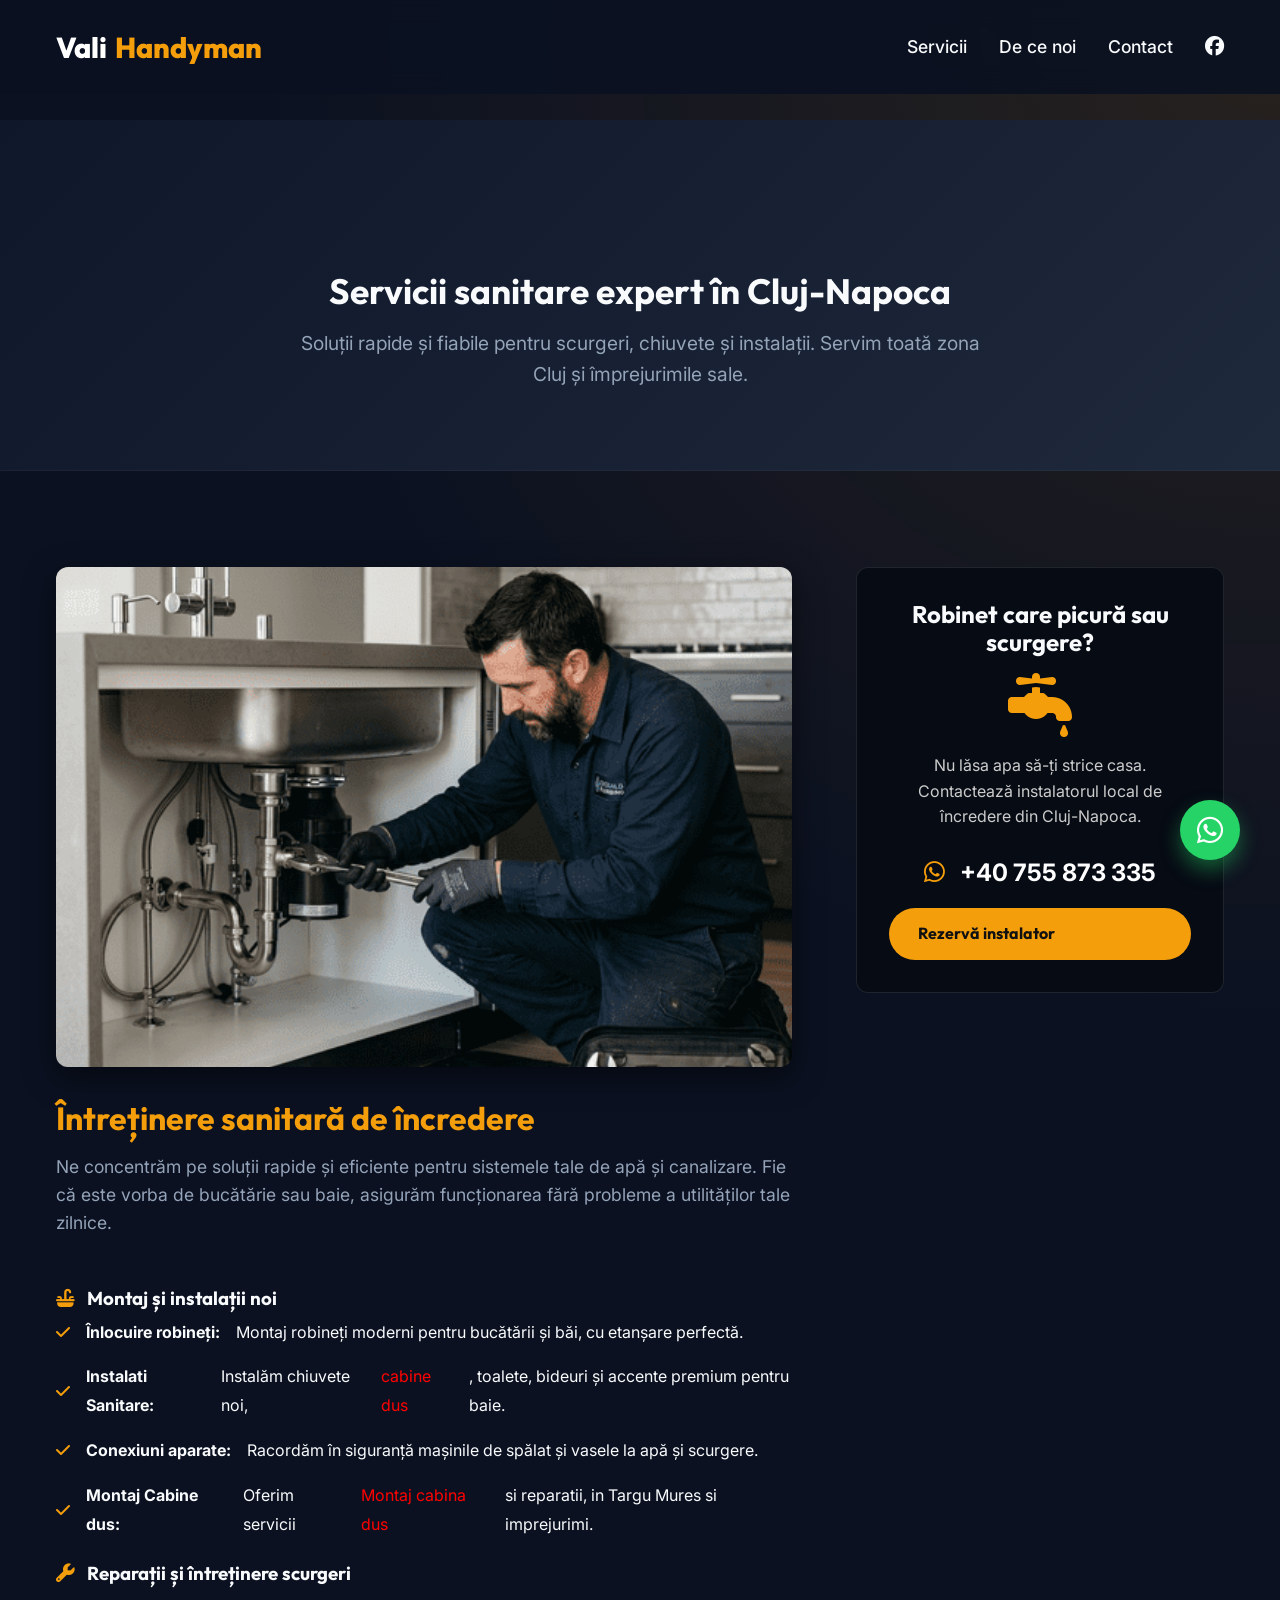
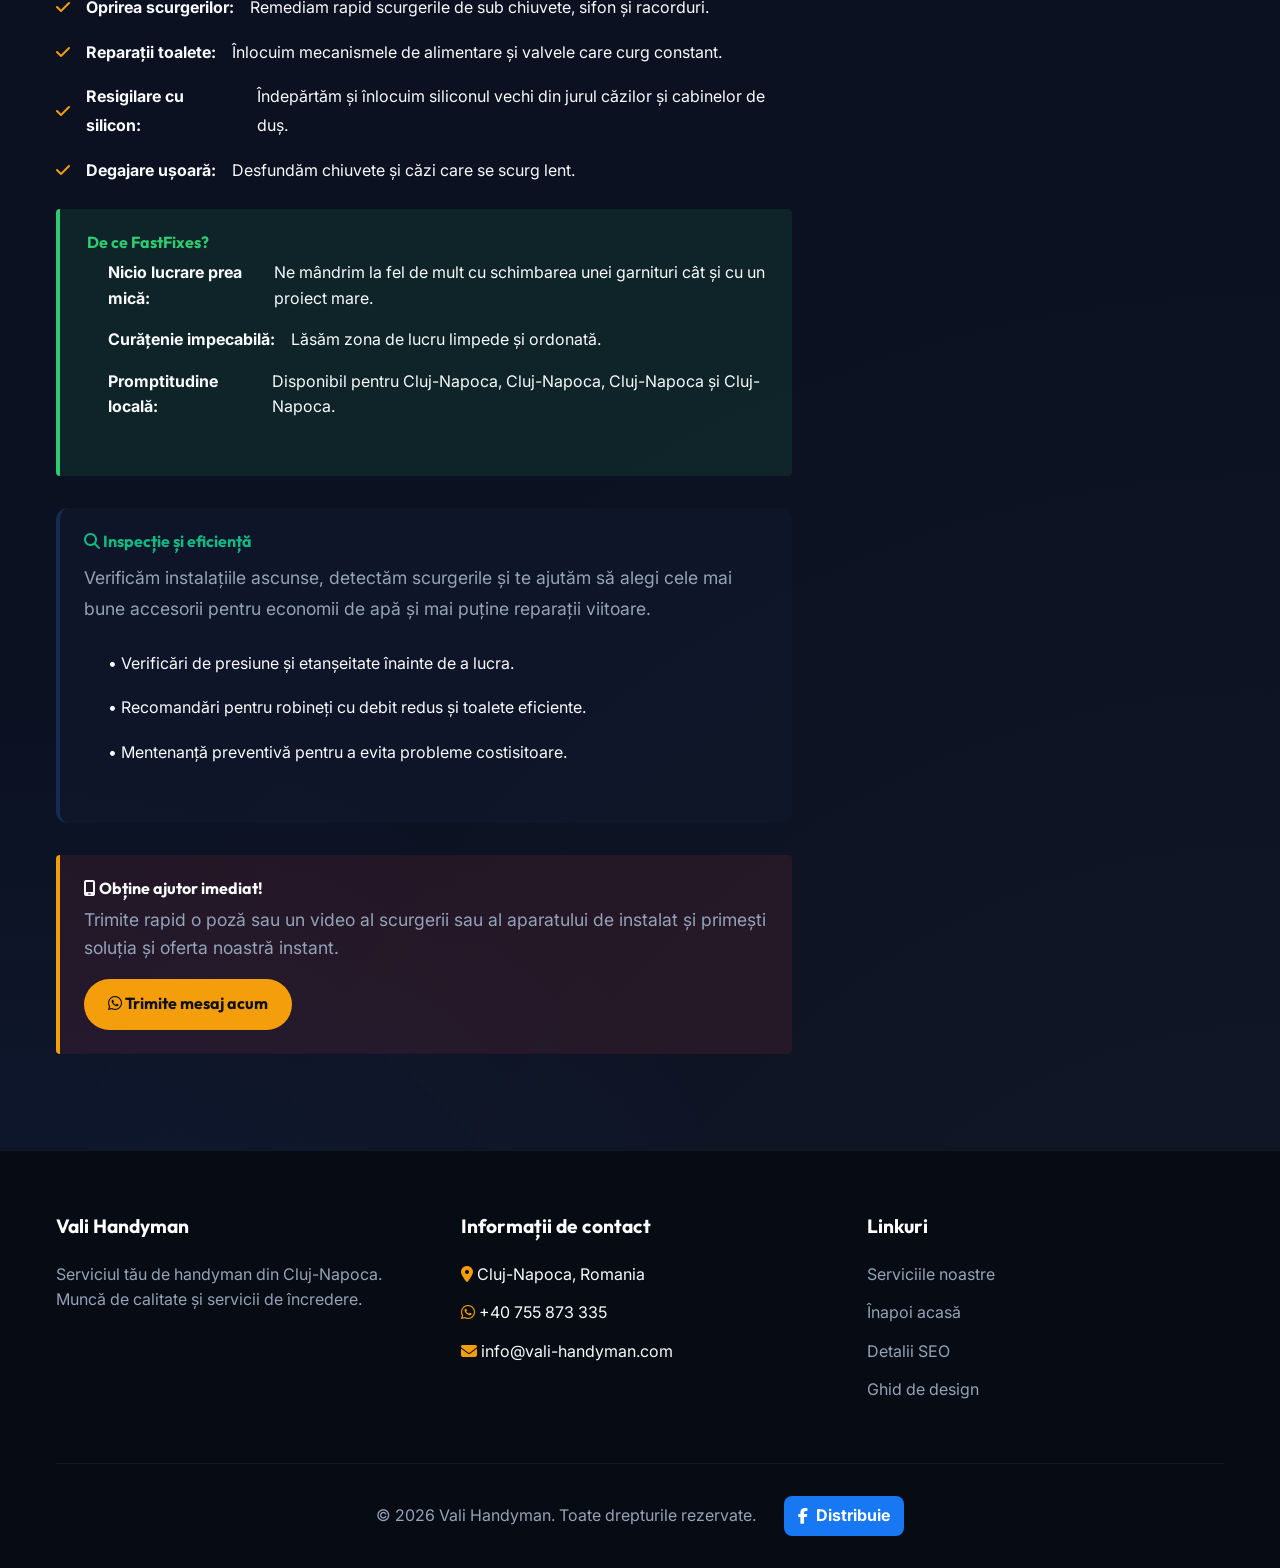
<file: servicii-instalator.html>
﻿<!DOCTYPE html>
<html lang="ro">
<head>
    <meta charset="UTF-8">
    <meta name="viewport" content="width=device-width, initial-scale=1.0">
    <meta name="robots" content="follow, index, max-snippet:-1, max-video-preview:-1, max-image-preview:large"/>
    <title>Instalator sanitare în Cluj Napoca</title>
    <link rel="icon" href="assets/favicon-vh.png" type="image/png" alt="Vali Handyman Favicon">
    <meta name="description" content="Soluții sanitare rapide și fiabile în Cluj-Napoca și împrejurimile sale. Reparații scurgeri, înlocuire robineți, reparații toaletă și instalare aparate.">
    <meta name="keywords" content="instalator Cluj-Napoca, scurgeri urgente Cluj și împrejurimile sale, înlocuire robineți Cluj-Napoca, reparații toaletă Cluj-Napoca, instalare mașină de spălat">
    <meta name="geo.region" content="RO-CJ">
    <meta name="geo.placename" content="Cluj-Napoca">
    <meta name="geo.position" content="46.7712;23.6236">
    <link rel="stylesheet" href="https://cdnjs.cloudflare.com/ajax/libs/font-awesome/6.4.0/css/all.min.css">
    <link rel="stylesheet" href="index.css">

    <!-- Open Graph / Facebook -->
    <meta property="og:type" content="website">
    <meta property="og:url" content="https://servicii.vali-handyman.com/servicii-instalator.html">
    <meta property="og:title" content="Servicii sanitare | Cluj-Napoca">
    <meta property="og:description" content="Soluții sanitare rapide și fiabile în Cluj-Napoca și împrejurimile sale. Reparații scurgeri, înlocuire robineți, reparații toaletă și instalare aparate.">
    <meta property="og:image" content="https://servicii.vali-handyman.com/assets/plumbing_services_1777795640024_optimized.png">
    <meta property="og:image:alt" content="Vali Handyman - Servicii sanitare în Cluj-Napoca">
    <meta property="og:locale" content="ro_RO">
    <meta property="og:site_name" content="Vali Handyman">
    
    <!-- Twitter Card -->
    <meta name="twitter:card" content="summary_large_image">
    <meta name="twitter:url" content="https://servicii.vali-handyman.com/servicii-instalator.html">
    <meta name="twitter:title" content="Servicii sanitare | Cluj-Napoca">
    <meta name="twitter:description" content="Soluții sanitare rapide și fiabile în Cluj-Napoca și împrejurimile sale. Reparații scurgeri, înlocuire robineți, reparații toaletă și instalare aparate.">
    <meta name="twitter:image" content="https://servicii.vali-handyman.com/assets/plumbing_services_1777795640024_optimized.png">
    <meta name="twitter:image:alt" content="Vali Handyman - Servicii sanitare în Cluj-Napoca">

    <!-- Canonical URL -->
    <link rel="canonical" href="https://servicii.vali-handyman.com/servicii-instalator.html">


    <!-- Schema.org Structured Data -->
    <script type="application/ld+json">
    {
        "@context": "https://schema.org",
        "@type": "Service",
        "name": "Servicii sanitare",
        "description": "Soluții sanitare rapide și fiabile în Cluj-Napoca și împrejurimile sale. Reparații scurgeri, înlocuire robineți, reparații toaletă și instalare aparate.",
        "provider": {
            "@type": "LocalBusiness",
            "@id": "https://servicii.vali-handyman.com/#organization",
            "name": "FastFixes Handyman",
            "telephone": "+40 755 873 335",
            "address": {
                "@type": "PostalAddress",
                "addressLocality": "Cluj-Napoca",
                "addressCountry": "RO"
            }
        },
        "areaServed": [
            { "@type": "City", "name": "Cluj-Napoca" },
            { "@type": "City", "name": "Târgu Mureș" },
            { "@type": "City", "name": "Florești" }
        ],
        "serviceType": "Servicii sanitare",
        "offers": {
            "@type": "Offer",
            "priceCurrency": "RON",
            "availability": "https://schema.org/InStock"
        },
        "hasOfferCatalog": {
            "@type": "OfferCatalog",
            "name": "Servicii sanitare",
            "itemListElement": [
                {
                    "@type": "Offer",
                    "itemOffered": {
                        "@type": "Service",
                        "name": "Reparații scurgeri",
                        "description": "Detectare și reparare urgentă a scurgerilor"
                    }
                },
                {
                    "@type": "Offer",
                    "itemOffered": {
                        "@type": "Service",
                        "name": "Înlocuire robineți",
                        "description": "Instalare și reparare robineți de bucătărie și baie"
                    }
                },
                {
                    "@type": "Offer",
                    "itemOffered": {
                        "@type": "Service",
                        "name": "Reparații toaletă",
                        "description": "Reparare sisteme de alimentare și mecanisme de tragere"
                    }
                },
                {
                    "@type": "Offer",
                    "itemOffered": {
                        "@type": "Service",
                        "name": "Instalare aparate",
                        "description": "Conexiuni sigure pentru mașini de spălat și mașini de spălat vase"
                    }
                }
            ]
        }
    }
    </script>
</head>
<body>
    <!-- Floating WhatsApp Button -->
    <a href="https://wa.me/40755873335" target="_blank" class="whatsapp-float" aria-label="Buton WhatsApp">
        <i class="fa-brands fa-whatsapp"></i>
    </a>

    <header style="background: rgba(11, 17, 33, 0.9); backdrop-filter: blur(12px);">
        <div class="container nav-container">
            <a href="index.html" class="logo">Vali <span>Handyman</span></a>
            <ul class="nav-links">
                <li><a href="index.html#services">Servicii</a></li>
                <li><a href="index.html#why-us">De ce noi</a></li>
                <li><a href="index.html#contact">Contact</a></li>
                <li><a href="https://www.facebook.com/profile.php?id=61590550021513" target="_blank" aria-label="Vizitează pagina noastră de Facebook"><i class="fa-brands fa-facebook" style="font-size: 1.2rem;"></i></a></li>
            </ul>
            <div class="hamburger">
                <i class="fa-solid fa-bars"></i>
            </div>
        </div>
    </header>

    <section class="service-hero">
        <div class="container text-center">
            <h1>Servicii sanitare expert în Cluj-Napoca</h1>
            <p>Soluții rapide și fiabile pentru scurgeri, chiuvete și instalații. Servim toată zona Cluj și împrejurimile sale.</p>
        </div>
    </section>

    <section class="section">
        <div class="container service-details">
            <div class="service-desc">
                <img src="assets/plumbing_services_1777795640024_optimized.png" alt="Servicii sanitare" style="width:100%; max-height: 500px; object-fit: cover; border-radius: 12px; margin-bottom: 2rem; box-shadow: 0 10px 30px rgba(0,0,0,0.5);">
                
                <h2 style="font-size: 2rem; color: var(--primary); margin-bottom: 1rem;">Întreținere sanitară de încredere</h2>
                <p>Ne concentrăm pe soluții rapide și eficiente pentru sistemele tale de apă și canalizare. Fie că este vorba de bucătărie sau baie, asigurăm funcționarea fără probleme a utilităților tale zilnice.</p>
                <br>
                
                <h3><i class="fa-solid fa-sink" style="color: var(--primary); margin-right: 8px;"></i> Montaj și instalații noi</h3>
                <ul style="margin-top: 0.5rem; line-height: 1.8; margin-bottom: 1.5rem;">
                    <li><i class="fa-solid fa-check text-primary"></i> <strong>Înlocuire robineți:</strong> Montaj robineți moderni pentru bucătării și băi, cu etanșare perfectă.</li>
                    <li><i class="fa-solid fa-check text-primary"></i> <strong>Instalati Sanitare:</strong> Instalăm chiuvete noi, <a href="https://servicii.vali-handyman.com/montaj-cabina-dus" style="color: red;">cabine dus</a>, toalete, bideuri și accente premium pentru baie.</li>
                    <li><i class="fa-solid fa-check text-primary"></i> <strong>Conexiuni aparate:</strong> Racordăm în siguranță mașinile de spălat și vasele la apă și scurgere.</li>
                 <li><i class="fa-solid fa-check text-primary"></i> <strong>Montaj Cabine dus:</strong> Oferim servicii<a href="https://servicii.vali-handyman.com/mures/montaj-cabina-dus" style="color: red;">Montaj cabina dus</a>si reparatii, in Targu Mures si imprejurimi.</li>
                </ul>

                <h3><i class="fa-solid fa-wrench" style="color: var(--primary); margin-right: 8px;"></i> Reparații și întreținere scurgeri</h3>
                <ul style="margin-top: 0.5rem; line-height: 1.8; margin-bottom: 1.5rem;">
                    <li><i class="fa-solid fa-check text-primary"></i> <strong>Oprirea scurgerilor:</strong> Remediam rapid scurgerile de sub chiuvete, sifon și racorduri.</li>
                    <li><i class="fa-solid fa-check text-primary"></i> <strong>Reparații toalete:</strong> Înlocuim mecanismele de alimentare și valvele care curg constant.</li>
                    <li><i class="fa-solid fa-check text-primary"></i> <strong>Resigilare cu silicon:</strong> Îndepărtăm și înlocuim siliconul vechi din jurul căzilor și cabinelor de duș.</li>
                    <li><i class="fa-solid fa-check text-primary"></i> <strong>Degajare ușoară:</strong> Desfundăm chiuvete și căzi care se scurg lent.</li>
                </ul>

                <div style="background: rgba(46, 204, 113, 0.1); border-left: 4px solid #2ecc71; padding: 1.5rem; border-radius: 4px; margin-top: 1rem; margin-bottom: 2rem;">
                    <h4 style="margin-bottom: 0.5rem; color: #2ecc71;"><i class="fa-solid fa-shield-check"></i> De ce FastFixes?</h4>
                    <ul style="margin-left: 1.5rem; margin-top: 0.5rem;">
                        <li><strong>Nicio lucrare prea mică:</strong> Ne mândrim la fel de mult cu schimbarea unei garnituri cât și cu un proiect mare.</li>
                        <li><strong>Curățenie impecabilă:</strong> Lăsăm zona de lucru limpede și ordonată.</li>
                        <li><strong>Promptitudine locală:</strong> Disponibil pentru Cluj-Napoca, Cluj-Napoca, Cluj-Napoca și Cluj-Napoca.</li>
                    </ul>
                </div>

                <div style="background: rgba(15, 23, 42, 0.95); border-left: 4px solid rgba(59, 130, 246, 0.2); padding: 1.5rem; border-radius: 12px; margin-bottom: 2rem;">
                    <h4 style="margin-bottom: 0.75rem; color: var(--accent-secondary);"><i class="fa-solid fa-search"></i> Inspecție și eficiență</h4>
                    <p style="color: var(--text-muted); line-height: 1.75;">Verificăm instalațiile ascunse, detectăm scurgerile și te ajutăm să alegi cele mai bune accesorii pentru economii de apă și mai puține reparații viitoare.</p>
                    <ul style="margin-left: 1.5rem; line-height: 1.8; color: var(--text-main);">
                        <li>• Verificări de presiune și etanșeitate înainte de a lucra.</li>
                        <li>• Recomandări pentru robineți cu debit redus și toalete eficiente.</li>
                        <li>• Mentenanță preventivă pentru a evita probleme costisitoare.</li>
                    </ul>
                </div>

                <div style="background: rgba(230, 57, 70, 0.1); border-left: 4px solid var(--primary); padding: 1.5rem; border-radius: 4px;">
                    <h4 style="margin-bottom: 0.5rem;"><i class="fa-solid fa-mobile-screen"></i> Obține ajutor imediat!</h4>
                    <p style="margin-bottom: 1rem;">Trimite rapid o poză sau un video al scurgerii sau al aparatului de instalat și primești soluția și oferta noastră instant.</p>
                    <a href="https://wa.me/40755873335" target="_blank" class="btn" style="display: inline-block; padding: 0.8rem 1.5rem;"><i class="fa-brands fa-whatsapp"></i> Trimite mesaj acum</a>
                </div>
            </div>
            
            <div class="service-sidebar" style="background: #070B14; border: 1px solid rgba(255,255,255,0.1); padding: 2rem; border-radius: 12px; height: fit-content; text-align: center;">
                <h3 style="margin-bottom: 1rem;">Robinet care picură sau scurgere?</h3>
                <i class="fa-solid fa-faucet-drip text-primary" style="font-size: 4rem; margin-bottom: 1rem;"></i>
                <p style="margin-bottom: 1.5rem; color: #ccc;">Nu lăsa apa să-ți strice casa. Contactează instalatorul local de încredere din Cluj-Napoca.</p>
                <div style="font-size: 1.5rem; font-weight: bold; margin-bottom: 1rem; color: white;">
                    <i class="fa-brands fa-whatsapp text-primary" style="margin-right: 10px;"></i>
                    <a href="https://wa.me/40755873335" style="color: white; text-decoration: none;">+40 755 873 335</a>
                </div>
                <a href="https://wa.me/40755873335" target="_blank" class="btn" style="width: 100%;">Rezervă instalator</a>
            </div>
        </div>
    </section>
    <!-- Footer -->
    <footer id="contact">
        <div class="container">
            <div class="footer-grid">
                <div class="footer-col">
                    <h4>Vali Handyman</h4>
                    <p>Serviciul tău de handyman din Cluj-Napoca. Muncă de calitate și servicii de încredere.</p>
                </div>
                <div class="footer-col">
                    <h4>Informații de contact</h4>
                    <ul>
                        <li><i class="fa-solid fa-location-dot text-primary"></i> Cluj-Napoca, Romania</li>
                        <li><i class="fa-brands fa-whatsapp text-primary"></i> +40 755 873 335</li>
                        <li><i class="fa-solid fa-envelope text-primary"></i> info@vali-handyman.com</li>
                    </ul>
                </div>
                <div class="footer-col">
                    <h4>Linkuri</h4>
                    <ul>
                        <li><a href="index.html#services">Serviciile noastre</a></li>
                        <li><a href="index.html">Înapoi acasă</a></li>
                        <li><a href="seo-details.html">Detalii SEO</a></li>
                        <li><a href="design-recommendations.html">Ghid de design</a></li>
                    </ul>
                </div>
            </div>
            <div class="footer-bottom">
                <p>&copy; 2026 Vali Handyman. Toate drepturile rezervate.</p>
                <a href="https://www.facebook.com/sharer/sharer.php?u=https://servicii-handyman.ro/servicii-instalator.html" class="fb-share" aria-label="Distribuie pe Facebook"><i class="fa-brands fa-facebook-f"></i> Distribuie</a>
            </div>
        </div>
    </footer>
</body>
</html>
</file>
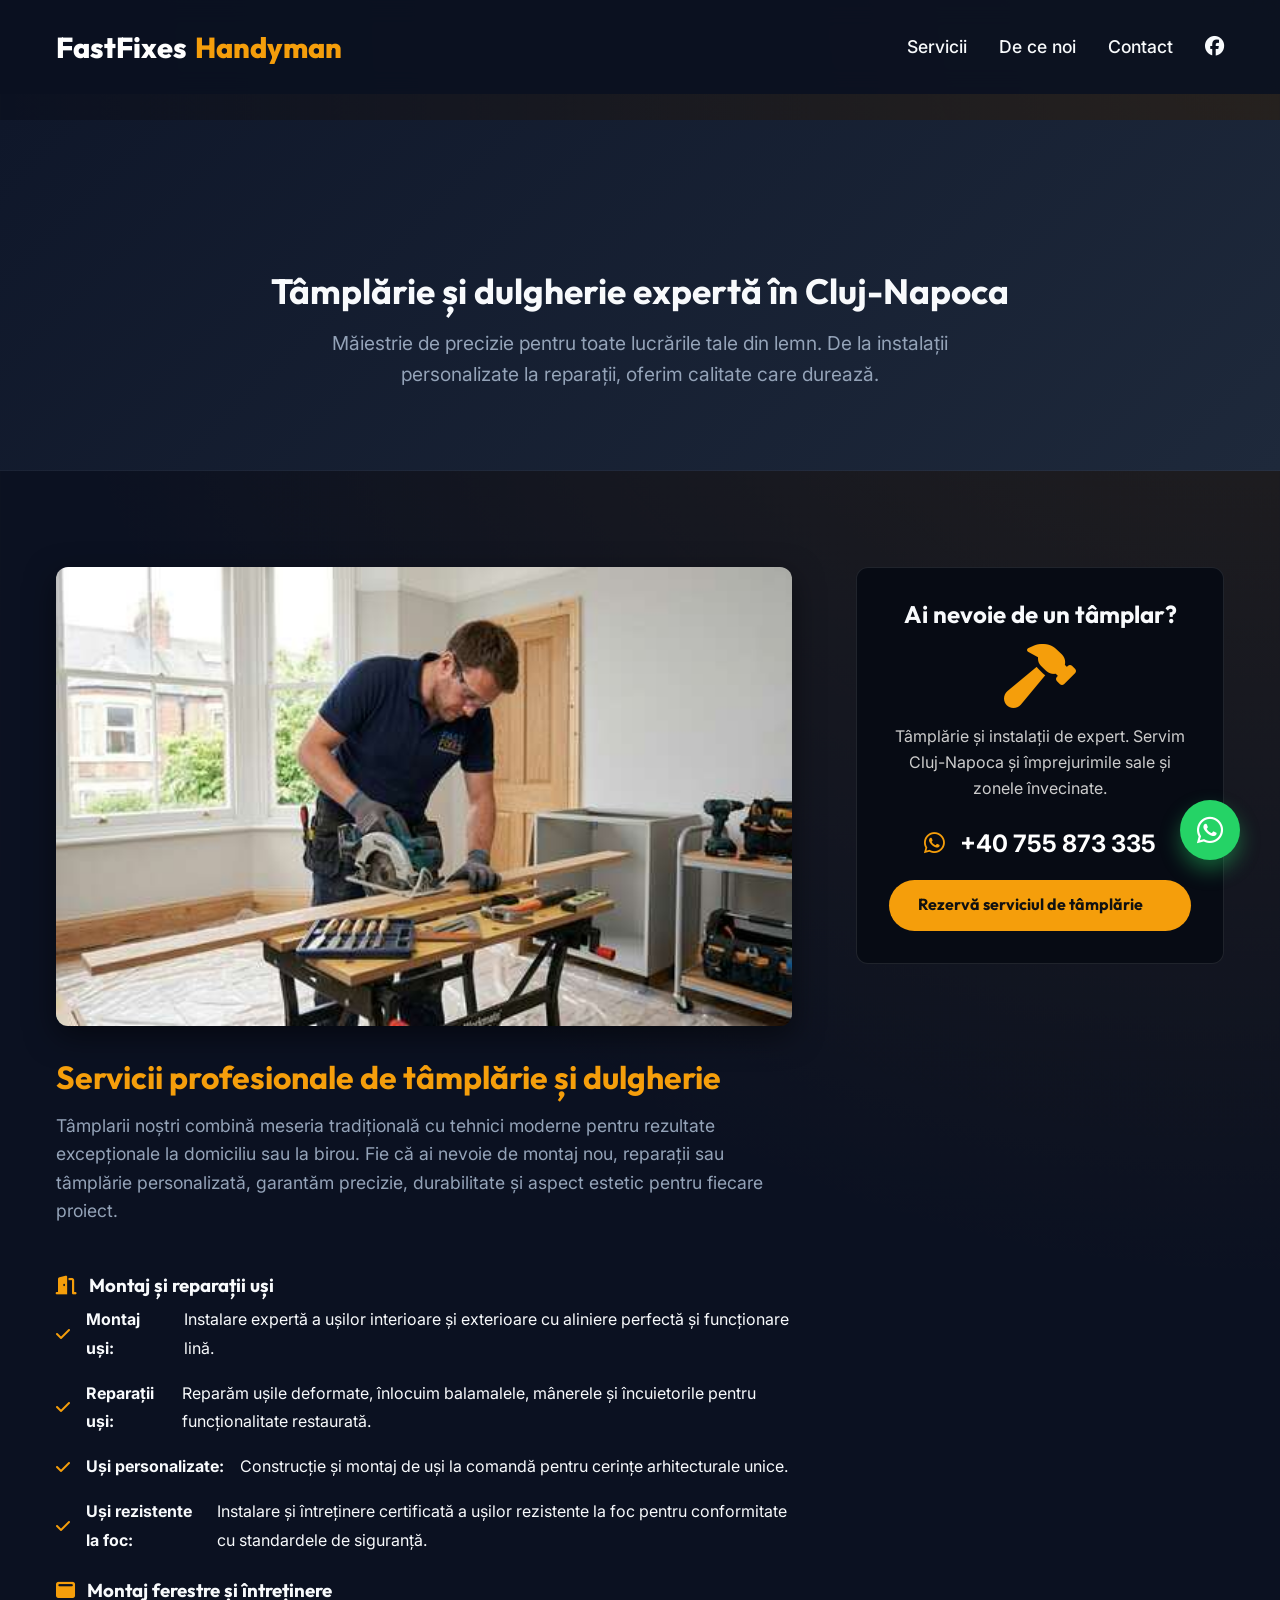
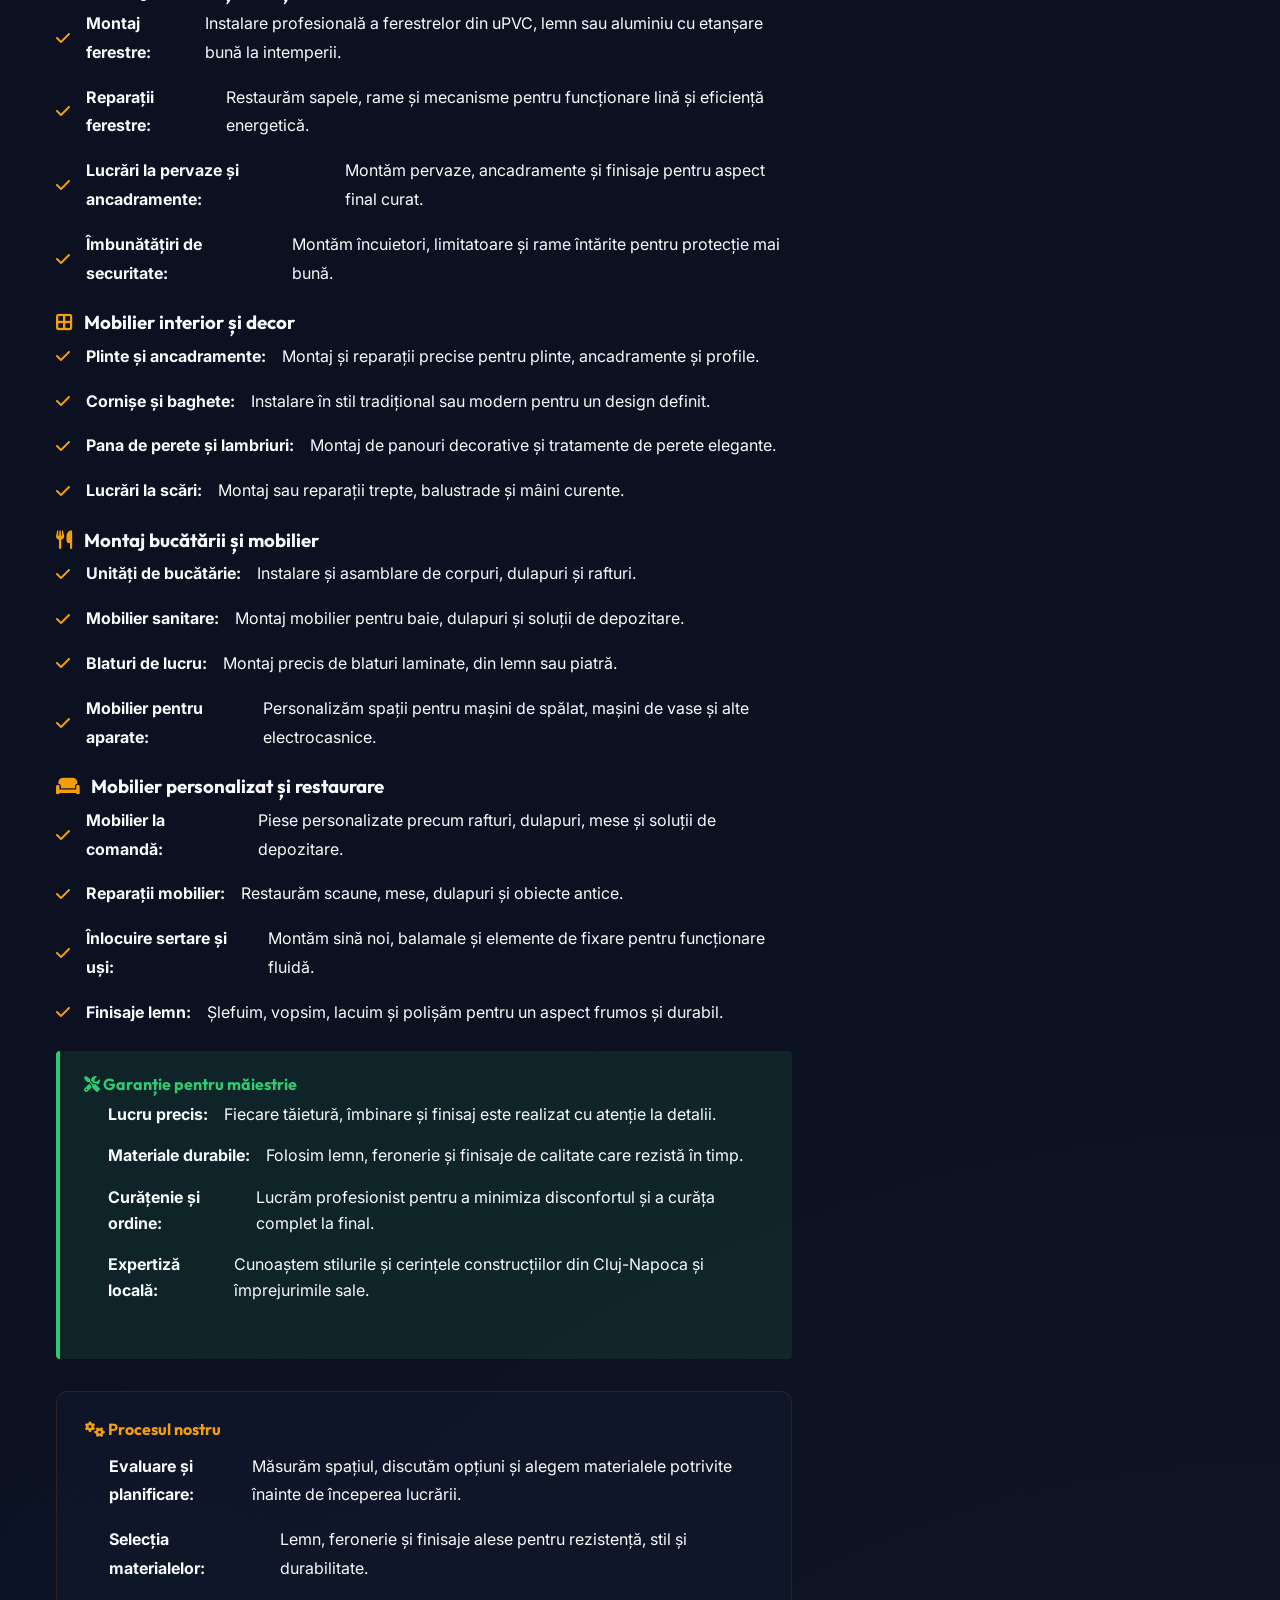
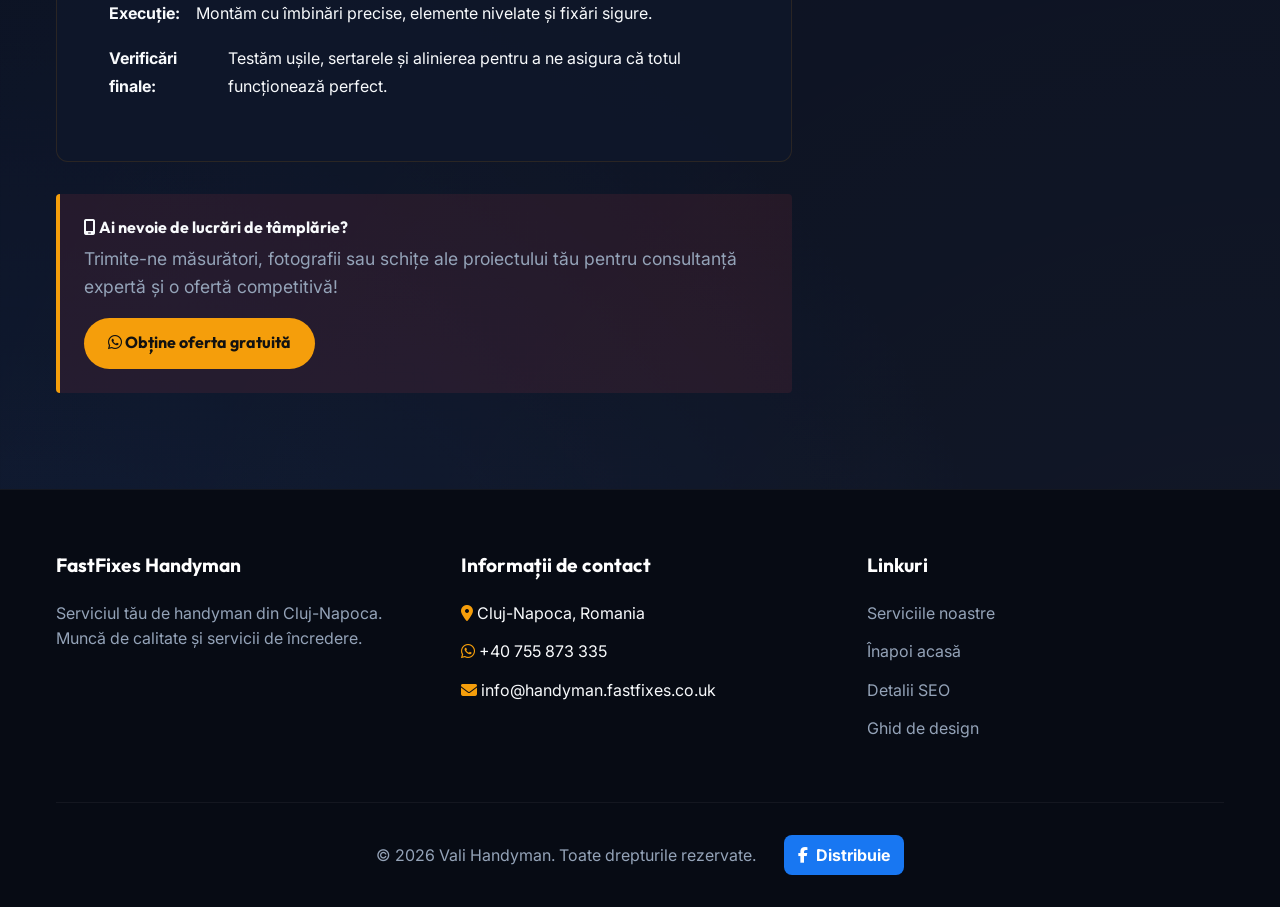
<file: tamplarie.html>
﻿<!DOCTYPE html>
<html lang="ro">
<head>
    <meta charset="UTF-8">
    <meta name="viewport" content="width=device-width, initial-scale=1.0">
    <title>Servicii de tâmplărie și dulgherie în Cluj-Napoca |</title>
    <link rel="icon" href="assets/favicon-vh.png" type="image/png">
    <meta name="description" content="Servicii profesionale de tâmplărie și dulgherie în Cluj-Napoca. Montaj uși, montaj ferestre, instalare mobilier de bucătărie, tâmplărie personalizată. Măiestrie precisă pentru case și afaceri.">
    <meta name="keywords" content="tâmplărie cluj-napoca, servicii dulgherie Cluj-Napoca, montaj uși Cluj-Napoca, montaj ferestre Cluj-Napoca, instalare bucătărie Cluj-Napoca, tâmplărie personalizată Cluj-Napoca">
    <meta name="geo.region" content="RO-CJ">
    <meta name="geo.placename" content="Cluj-Napoca">
    <meta name="geo.position" content="46.7712;23.6236">
    <link rel="stylesheet" href="https://cdnjs.cloudflare.com/ajax/libs/font-awesome/6.4.0/css/all.min.css">
    <link rel="stylesheet" href="index.css"> 

    <!-- Open Graph / Facebook -->
    <meta property="og:type" content="website">
    <meta property="og:url" content="https://servicii.vali-handyman.com/servicii-tamplarie.html">
    <meta property="og:title" content="Servicii de tâmplărie | Cluj-Napoca">
    <meta property="og:description" content="Servicii profesionale de tâmplărie și dulgherie în Cluj-Napoca. Montaj uși, montaj ferestre, instalare mobilier de bucătărie, tâmplărie personalizată. Măiestrie precisă pentru case și afaceri.">
    <meta property="og:image" content="https://servicii.vali-handyman.com/assets/carpentry_services_1_optimized.png">
    <meta property="og:image:alt" content="Vali Handyman - Servicii de tâmplărie în Cluj-Napoca">
    <meta property="og:locale" content="ro_RO">
    <meta property="og:site_name" content="Vali Handyman">
    
    <!-- Twitter Card -->
    <meta name="twitter:card" content="summary_large_image">
    <meta name="twitter:url" content="https://servicii.vali-handyman.com/servicii-tamplarie.html">
    <meta name="twitter:title" content="Servicii de tâmplărie | Cluj-Napoca">
    <meta name="twitter:description" content="Servicii profesionale de tâmplărie și dulgherie în Cluj-Napoca. Montaj uși, montaj ferestre, instalare mobilier de bucătărie, tâmplărie personalizată. Măiestrie precisă pentru case și afaceri.">
    <meta name="twitter:image" content="https://servicii.vali-handyman.com/assets/carpentry_services_1_optimized.png">
    <meta name="twitter:image:alt" content="Vali Handyman - Servicii de tâmplărie în Cluj-Napoca">

    <!-- Canonical URL -->
    <link rel="canonical" href="https://servicii.vali-handyman.com/servicii-tamplarie.html">


    <!-- Schema.org Structured Data -->
    <script type="application/ld+json">
    {
        "@context": "https://schema.org",
        "@type": "Service",
        "name": "Servicii de tâmplărie și dulgherie",
        "description": "Servicii profesionale de tâmplărie și dulgherie în Cluj-Napoca. Montaj uși, montaj ferestre, instalare mobilier de bucătărie, tâmplărie personalizată. Măiestrie precisă pentru case și afaceri.",
        "provider": {
            "@type": "LocalBusiness",
            "@id": "https://servicii.vali-handyman.com/#organization",
            "name": "FastFixes Handyman",
            "telephone": "+40 755 873 335",
            "address": {
                "@type": "PostalAddress",
                "addressLocality": "Cluj-Napoca",
                "addressCountry": "RO"
            }
        },
        "areaServed": {
            "@type": "City",
            "name": "Cluj-Napoca"
        },
        "serviceType": "Tâmplărie și dulgherie",
        "offers": {
            "@type": "Offer",
            "priceCurrency": "RON",
            "availability": "https://schema.org/InStock"
        },
        "hasOfferCatalog": {
            "@type": "OfferCatalog",
            "name": "Servicii de tâmplărie",
            "itemListElement": [
                {
                    "@type": "Offer",
                    "itemOffered": {
                        "@type": "Service",
                        "name": "Montaj uși",
                        "description": "Montaj și reparații profesionale de uși"
                    }
                },
                {
                    "@type": "Offer",
                    "itemOffered": {
                        "@type": "Service",
                        "name": "Montaj ferestre",
                        "description": "Instalare și reparații profesionale de ferestre"
                    }
                },
                {
                    "@type": "Offer",
                    "itemOffered": {
                        "@type": "Service",
                        "name": "Montaj bucătării",
                        "description": "Instalare unități și blat de lucru pentru bucătării"
                    }
                },
                {
                    "@type": "Offer",
                    "itemOffered": {
                        "@type": "Service",
                        "name": "Tâmplărie personalizată",
                        "description": "Mobilier și tâmplărie la comandă"
                    }
                }
            ]
        }
    }
    </script>
</head>
<body>
    <!-- Floating WhatsApp Button -->
    <a href="https://wa.me/40755873335" target="_blank" class="whatsapp-float" aria-label="Contactează FastFixes pe WhatsApp">
        <i class="fa-brands fa-whatsapp"></i>
    </a>

    <header style="background: rgba(11, 17, 33, 0.9); backdrop-filter: blur(12px);">
        <div class="container nav-container">
            <a href="index.html" class="logo">FastFixes <span>Handyman</span></a>
            <ul class="nav-links">
                <li><a href="index.html#services">Servicii</a></li>
                <li><a href="index.html#why-us">De ce noi</a></li>
                <li><a href="index.html#contact">Contact</a></li>
                <li><a href="https://facebook.com/" target="_blank" aria-label="Vizitează pagina noastră de Facebook"><i class="fa-brands fa-facebook" style="font-size: 1.2rem;"></i></a></li>
            </ul>
            <div class="hamburger">
                <i class="fa-solid fa-bars"></i>
            </div>
        </div>
    </header>

    <section class="service-hero">
        <div class="container text-center">
            <h1>Tâmplărie și dulgherie expertă în Cluj-Napoca</h1>
            <p>Măiestrie de precizie pentru toate lucrările tale din lemn. De la instalații personalizate la reparații, oferim calitate care durează.</p>
        </div>
    </section>

    <section class="section">
        <div class="container service-details">
            <div class="service-desc">
                <img src="assets/carpentry_joinery_optimized.jpg" alt="Servicii de tâmplărie și dulgherie" style="width:100%; max-height: 500px; object-fit: cover; border-radius: 12px; margin-bottom: 2rem; box-shadow: 0 10px 30px rgba(0,0,0,0.5);">

                <h2 style="font-size: 2rem; color: var(--primary); margin-bottom: 1rem;">Servicii profesionale de tâmplărie și dulgherie</h2>
                <p>Tâmplarii noștri combină meseria tradițională cu tehnici moderne pentru rezultate excepționale la domiciliu sau la birou. Fie că ai nevoie de montaj nou, reparații sau tâmplărie personalizată, garantăm precizie, durabilitate și aspect estetic pentru fiecare proiect.</p>
                <br>

                <h3><i class="fa-solid fa-door-open" style="color: var(--primary); margin-right: 8px;"></i> Montaj și reparații uși</h3>
                <ul style="margin-top: 0.5rem; line-height: 1.8; margin-bottom: 1.5rem;">
                    <li><i class="fa-solid fa-check text-primary"></i> <strong>Montaj uși:</strong> Instalare expertă a ușilor interioare și exterioare cu aliniere perfectă și funcționare lină.</li>
                    <li><i class="fa-solid fa-check text-primary"></i> <strong>Reparații uși:</strong> Reparăm ușile deformate, înlocuim balamalele, mânerele și încuietorile pentru funcționalitate restaurată.</li>
                    <li><i class="fa-solid fa-check text-primary"></i> <strong>Uși personalizate:</strong> Construcție și montaj de uși la comandă pentru cerințe arhitecturale unice.</li>
                    <li><i class="fa-solid fa-check text-primary"></i> <strong>Uși rezistente la foc:</strong> Instalare și întreținere certificată a ușilor rezistente la foc pentru conformitate cu standardele de siguranță.</li>
                </ul>

                <h3><i class="fa-solid fa-window-maximize" style="color: var(--primary); margin-right: 8px;"></i> Montaj ferestre și întreținere</h3>
                <ul style="margin-top: 0.5rem; line-height: 1.8; margin-bottom: 1.5rem;">
                    <li><i class="fa-solid fa-check text-primary"></i> <strong>Montaj ferestre:</strong> Instalare profesională a ferestrelor din uPVC, lemn sau aluminiu cu etanșare bună la intemperii.</li>
                    <li><i class="fa-solid fa-check text-primary"></i> <strong>Reparații ferestre:</strong> Restaurăm sapele, rame și mecanisme pentru funcționare lină și eficiență energetică.</li>
                    <li><i class="fa-solid fa-check text-primary"></i> <strong>Lucrări la pervaze și ancadramente:</strong> Montăm pervaze, ancadramente și finisaje pentru aspect final curat.</li>
                    <li><i class="fa-solid fa-check text-primary"></i> <strong>Îmbunătățiri de securitate:</strong> Montăm încuietori, limitatoare și rame întărite pentru protecție mai bună.</li>
                </ul>

                <h3><i class="fa-solid fa-border-all" style="color: var(--primary); margin-right: 8px;"></i> Mobilier interior și decor</h3>
                <ul style="margin-top: 0.5rem; line-height: 1.8; margin-bottom: 1.5rem;">
                    <li><i class="fa-solid fa-check text-primary"></i> <strong>Plinte și ancadramente:</strong> Montaj și reparații precise pentru plinte, ancadramente și profile.</li>
                    <li><i class="fa-solid fa-check text-primary"></i> <strong>Cornișe și baghete:</strong> Instalare în stil tradițional sau modern pentru un design definit.</li>
                    <li><i class="fa-solid fa-check text-primary"></i> <strong>Pana de perete și lambriuri:</strong> Montaj de panouri decorative și tratamente de perete elegante.</li>
                    <li><i class="fa-solid fa-check text-primary"></i> <strong>Lucrări la scări:</strong> Montaj sau reparații trepte, balustrade și mâini curente.</li>
                </ul>

                <h3><i class="fa-solid fa-utensils" style="color: var(--primary); margin-right: 8px;"></i> Montaj bucătării și mobilier</h3>
                <ul style="margin-top: 0.5rem; line-height: 1.8; margin-bottom: 1.5rem;">
                    <li><i class="fa-solid fa-check text-primary"></i> <strong>Unități de bucătărie:</strong> Instalare și asamblare de corpuri, dulapuri și rafturi.</li>
                    <li><i class="fa-solid fa-check text-primary"></i> <strong>Mobilier sanitare:</strong> Montaj mobilier pentru baie, dulapuri și soluții de depozitare.</li>
                    <li><i class="fa-solid fa-check text-primary"></i> <strong>Blaturi de lucru:</strong> Montaj precis de blaturi laminate, din lemn sau piatră.</li>
                    <li><i class="fa-solid fa-check text-primary"></i> <strong>Mobilier pentru aparate:</strong> Personalizăm spații pentru mașini de spălat, mașini de vase și alte electrocasnice.</li>
                </ul>

                <h3><i class="fa-solid fa-couch" style="color: var(--primary); margin-right: 8px;"></i> Mobilier personalizat și restaurare</h3>
                <ul style="margin-top: 0.5rem; line-height: 1.8; margin-bottom: 1.5rem;">
                    <li><i class="fa-solid fa-check text-primary"></i> <strong>Mobilier la comandă:</strong> Piese personalizate precum rafturi, dulapuri, mese și soluții de depozitare.</li>
                    <li><i class="fa-solid fa-check text-primary"></i> <strong>Reparații mobilier:</strong> Restaurăm scaune, mese, dulapuri și obiecte antice.</li>
                    <li><i class="fa-solid fa-check text-primary"></i> <strong>Înlocuire sertare și uși:</strong> Montăm sină noi, balamale și elemente de fixare pentru funcționare fluidă.</li>
                    <li><i class="fa-solid fa-check text-primary"></i> <strong>Finisaje lemn:</strong> Șlefuim, vopsim, lacuim și polişăm pentru un aspect frumos și durabil.</li>
                </ul>

                <div style="background: rgba(46, 204, 113, 0.1); border-left: 4px solid #2ecc71; padding: 1.5rem; border-radius: 4px; margin-top: 1rem; margin-bottom: 2rem;">
                    <h4 style="margin-bottom: 0.5rem; color: #2ecc71;"><i class="fa-solid fa-tools"></i> Garanție pentru măiestrie</h4>
                    <ul style="margin-left: 1.5rem; margin-top: 0.5rem;">
                        <li><strong>Lucru precis:</strong> Fiecare tăietură, îmbinare și finisaj este realizat cu atenție la detalii.</li>
                        <li><strong>Materiale durabile:</strong> Folosim lemn, feronerie și finisaje de calitate care rezistă în timp.</li>
                        <li><strong>Curățenie și ordine:</strong> Lucrăm profesionist pentru a minimiza disconfortul și a curăța complet la final.</li>
                        <li><strong>Expertiză locală:</strong> Cunoaștem stilurile și cerințele construcțiilor din Cluj-Napoca și împrejurimile sale.</li>
                    </ul>
                </div>

                <div style="background: rgba(15, 23, 42, 0.95); border-radius: 12px; border: 1px solid rgba(245, 158, 11, 0.12); padding: 1.75rem; margin-bottom: 2rem;">
                    <h4 style="margin-bottom: 0.75rem; color: var(--primary);"><i class="fa-solid fa-cogs"></i> Procesul nostru</h4>
                    <ul style="margin-left: 1.5rem; margin-top: 0.5rem; color: var(--text-main); line-height: 1.8;">
                        <li><strong>Evaluare și planificare:</strong> Măsurăm spațiul, discutăm opțiuni și alegem materialele potrivite înainte de începerea lucrării.</li>
                        <li><strong>Selecția materialelor:</strong> Lemn, feronerie și finisaje alese pentru rezistență, stil și durabilitate.</li>
                        <li><strong>Execuție:</strong> Montăm cu îmbinări precise, elemente nivelate și fixări sigure.</li>
                        <li><strong>Verificări finale:</strong> Testăm ușile, sertarele și alinierea pentru a ne asigura că totul funcționează perfect.</li>
                    </ul>
                </div>

                <div style="background: rgba(230, 57, 70, 0.1); border-left: 4px solid var(--primary); padding: 1.5rem; border-radius: 4px;">
                    <h4 style="margin-bottom: 0.5rem;"><i class="fa-solid fa-mobile-screen"></i> Ai nevoie de lucrări de tâmplărie?</h4>
                    <p style="margin-bottom: 1rem;">Trimite-ne măsurători, fotografii sau schițe ale proiectului tău pentru consultanță expertă și o ofertă competitivă!</p>
                    <a href="https://wa.me/40755873335" target="_blank" class="btn" style="display: inline-block; padding: 0.8rem 1.5rem;"><i class="fa-brands fa-whatsapp"></i> Obține oferta gratuită</a>
                </div>
            </div>

            <div class="service-sidebar" style="background: #070B14; border: 1px solid rgba(255,255,255,0.1); padding: 2rem; border-radius: 12px; height: fit-content; text-align: center;">
                <h3 style="margin-bottom: 1rem;">Ai nevoie de un tâmplar?</h3>
                <i class="fa-solid fa-hammer text-primary" style="font-size: 4rem; margin-bottom: 1rem;"></i>
                <p style="margin-bottom: 1.5rem; color: #ccc;">Tâmplărie și instalații de expert. Servim Cluj-Napoca și împrejurimile sale și zonele învecinate.</p>
                <div style="font-size: 1.5rem; font-weight: bold; margin-bottom: 1rem; color: white;">
                    <i class="fa-brands fa-whatsapp text-primary" style="margin-right: 10px;"></i>
                    <a href="https://wa.me/40755873335" style="color: white; text-decoration: none;">+40 755 873 335</a>
                </div>
                <a href="https://wa.me/40755873335" target="_blank" class="btn" style="width: 100%;">Rezervă serviciul de tâmplărie</a>
            </div>
        </div>
    </section>
    <!-- Footer -->
    <footer id="contact">
        <div class="container">
            <div class="footer-grid">
                <div class="footer-col">
                    <h4>FastFixes Handyman</h4>
                    <p>Serviciul tău de handyman din Cluj-Napoca. Muncă de calitate și servicii de încredere.</p>
                </div>
                <div class="footer-col">
                    <h4>Informații de contact</h4>
                    <ul>
                        <li><i class="fa-solid fa-location-dot text-primary"></i> Cluj-Napoca, Romania</li>
                        <li><i class="fa-brands fa-whatsapp text-primary"></i> +40 755 873 335</li>
                        <li><i class="fa-solid fa-envelope text-primary"></i> info@handyman.fastfixes.co.uk</li>
                    </ul>
                </div>
                <div class="footer-col">
                    <h4>Linkuri</h4>
                    <ul>
                        <li><a href="index.html#services">Serviciile noastre</a></li>
                        <li><a href="index.html">Înapoi acasă</a></li>
                        <li><a href="seo-details.html">Detalii SEO</a></li>
                        <li><a href="design-recommendations.html">Ghid de design</a></li>
                    </ul>
                </div>
            </div>
            <div class="footer-bottom">
                <p>&copy; 2026 Vali Handyman. Toate drepturile rezervate.</p>
                <a href="https://www.facebook.com/sharer/sharer.php?u=https://servicii-handyman.ro/tamplarie.html" class="fb-share" aria-label="Distribuie pe Facebook"><i class="fa-brands fa-facebook-f"></i> Distribuie</a>
            </div>
        </div>
    </footer>
</body>
</html>
</file>
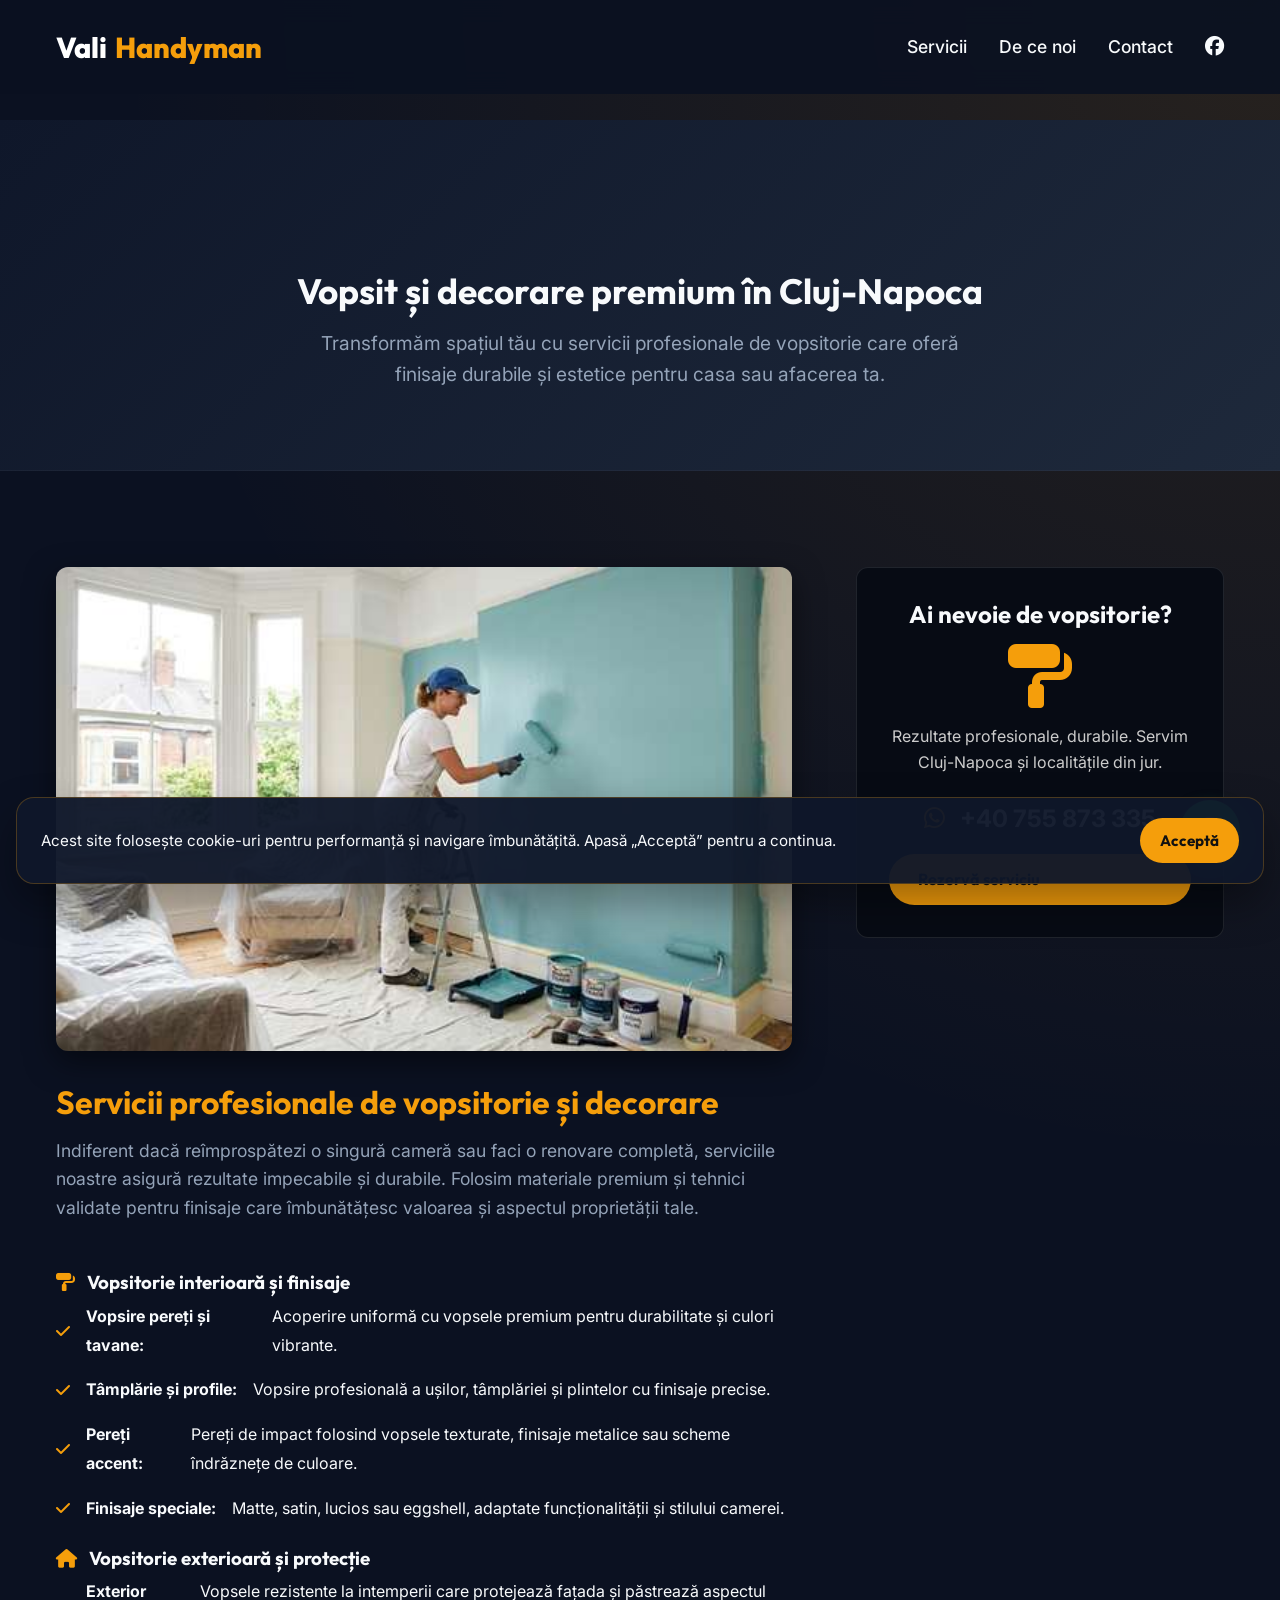
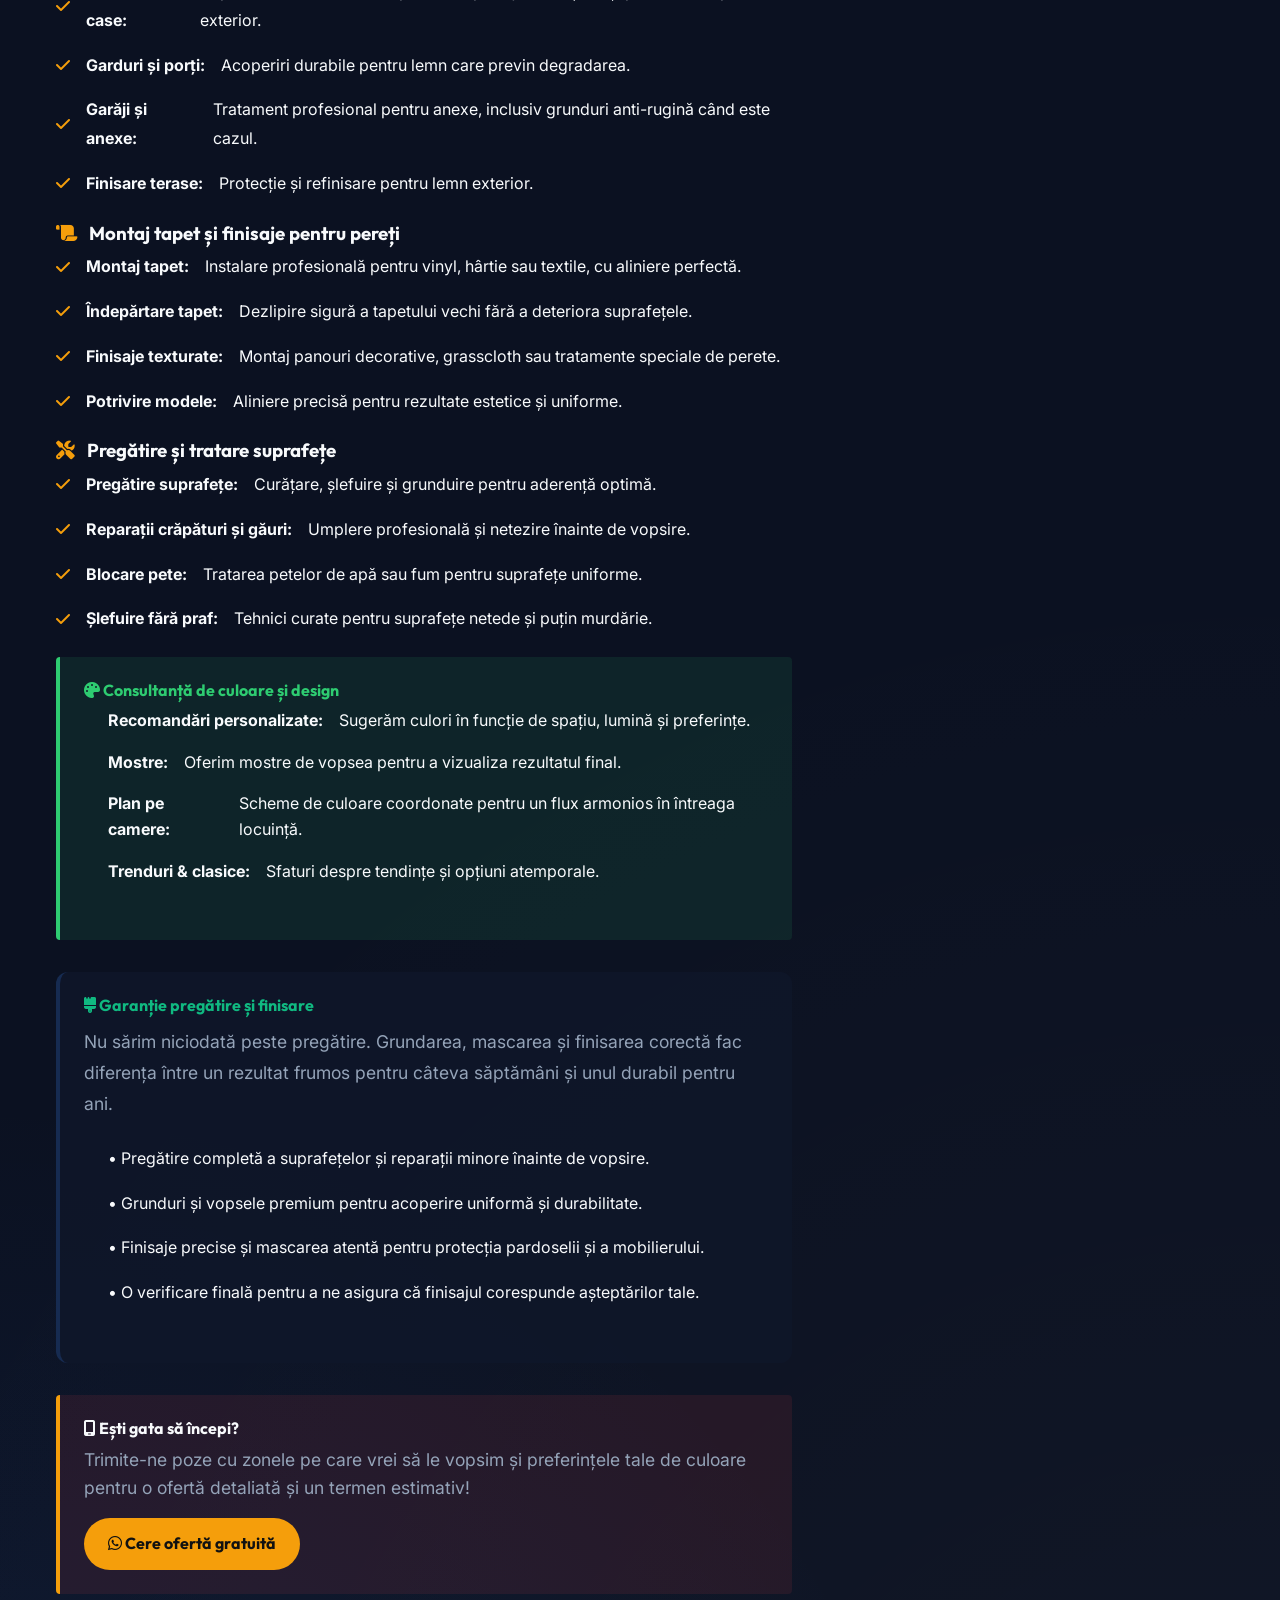
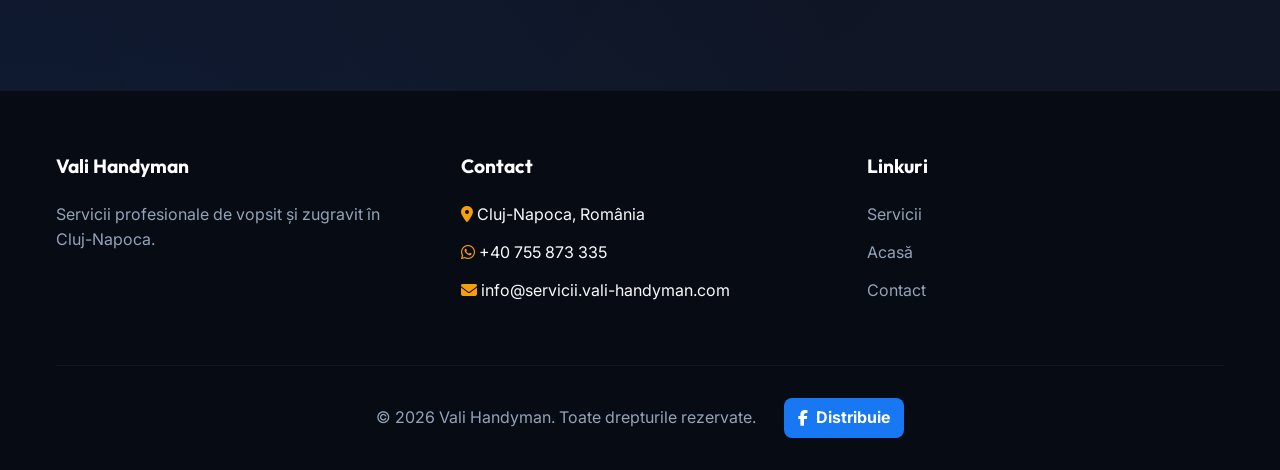
<file: zugraveli-vopsit.html>
﻿<!DOCTYPE html>
<html lang="ro">
<head>
	<meta charset="UTF-8">
	<meta name="viewport" content="width=device-width, initial-scale=1.0">
	<title>Servicii profesionale de vopsitorie și decorare în Cluj-Napoca | Vali Handyman</title>
	<link rel="icon" href="assets/favicon.jpg" type="image/jpeg">
	<meta name="description" content="Servicii profesionale de vopsitorie și decorare în Cluj-Napoca. Vopsire interior/exterior, montaj tapet, consultanță de culoare. Finisaje impecabile pentru locuințe și spații comerciale.">
	<meta name="keywords" content="vopsitorie Cluj-Napoca, montaj tapet, vopsire interior, vopsire exterior, consultanță culoare">
	<meta name="geo.region" content="RO-CL">
	<meta name="geo.placename" content="Cluj-Napoca">
	<meta name="geo.position" content="46.7712;23.6236">
	<link rel="stylesheet" href="https://cdnjs.cloudflare.com/ajax/libs/font-awesome/6.4.0/css/all.min.css">
	<link rel="stylesheet" href="index.css">

	<!-- Open Graph / Facebook -->
    <meta property="og:type" content="website">
    <meta property="og:url" content="https://servicii.vali-handyman.com/zugraveli-vopsit.html">
    <meta property="og:title" content="Servicii de vopsitorie | Cluj-Napoca">
    <meta property="og:description" content="Servicii profesionale de vopsitorie și decorare în Cluj-Napoca. Vopsire interior/exterior, montaj tapet, consultanță de culoare. Finisaje impecabile pentru locuințe și spații comerciale.">
    <meta property="og:image" content="https://servicii.vali-handyman.com/assets/painting_decorating_optimized.jpg">
    <meta property="og:image:alt" content="Vali Handyman - Servicii de vopsitorie în Cluj-Napoca">
    <meta property="og:locale" content="ro_RO">
    <meta property="og:site_name" content="Vali Handyman">
    
    <!-- Twitter Card -->
    <meta name="twitter:card" content="summary_large_image">
    <meta name="twitter:url" content="https://servicii.vali-handyman.com/zugraveli-vopsit.html">
    <meta name="twitter:title" content="Servicii de vopsitorie | Cluj-Napoca">
    <meta name="twitter:description" content="Servicii profesionale de vopsitorie și decorare în Cluj-Napoca. Vopsire interior/exterior, montaj tapet, consultanță de culoare. Finisaje impecabile pentru locuințe și spații comerciale.">
    <meta name="twitter:image" content="https://servicii.vali-handyman.com/assets/painting_decorating_optimized.jpg">
    <meta name="twitter:image:alt" content="Vali Handyman - Servicii de vopsitorie în Cluj-Napoca">

    <!-- Canonical URL -->
    <link rel="canonical" href="https://servicii.vali-handyman.com/zugraveli-vopsit.html">

	<!-- Schema.org Structured Data -->
	<script type="application/ld+json">
	{
		"@context": "https://schema.org",
		"@type": "Service",
		"name": "Vopsitorie și decorare",
		"description": "Servicii profesionale de vopsitorie și decorare în Cluj-Napoca. Vopsire interior/exterior, montaj tapet, consultanță de culoare.",
		"provider": {
			"@type": "LocalBusiness",
			"@id": "https://servicii.vali-handyman.com/#organization",
			"name": "Vali Handyman",
			"address": {
				"@type": "PostalAddress",
				"addressLocality": "Cluj-Napoca",
				"addressCountry": "RO"
			}
		},
		"areaServed": {
			"@type": "City",
			"name": "Cluj-Napoca"
		},
		"serviceType": "Vopsitorie și decorare",
		"offers": {
			"@type": "Offer",
			"priceCurrency": "RON",
			"availability": "https://schema.org/InStock"
		}
	}
	</script>
</head>
<body>
	<!-- Floating WhatsApp Button -->
	<a href="https://wa.me/40755873335" target="_blank" class="whatsapp-float" aria-label="Contactează Vali Handyman pe WhatsApp">
		<i class="fa-brands fa-whatsapp"></i>
	</a>

	<header style="background: rgba(11, 17, 33, 0.9); backdrop-filter: blur(12px);">
		<div class="container nav-container">
			<a href="index.html" class="logo">Vali <span>Handyman</span></a>
			<ul class="nav-links">
				<li><a href="index.html#services">Servicii</a></li>
				<li><a href="index.html#why-us">De ce noi</a></li>
				<li><a href="index.html#contact">Contact</a></li>
				<li><a href="https://facebook.com/" target="_blank" aria-label="Vizitează pagina noastră de Facebook"><i class="fa-brands fa-facebook" style="font-size: 1.2rem;"></i></a></li>
			</ul>
			<div class="hamburger">
				<i class="fa-solid fa-bars"></i>
			</div>
		</div>
	</header>

	<section class="service-hero">
		<div class="container text-center">
			<h1>Vopsit și decorare premium în Cluj-Napoca</h1>
			<p>Transformăm spațiul tău cu servicii profesionale de vopsitorie care oferă finisaje durabile și estetice pentru casa sau afacerea ta.</p>
		</div>
	</section>

	<section class="section">
		<div class="container service-details">
			<div class="service-desc">
				<img src="assets/painting_decorating_optimized.jpg" alt="Vopsitorie și decorare" style="width:100%; max-height: 500px; object-fit: cover; border-radius: 12px; margin-bottom: 2rem; box-shadow: 0 10px 30px rgba(0,0,0,0.5);">
                
				<h2 style="font-size: 2rem; color: var(--primary); margin-bottom: 1rem;">Servicii profesionale de vopsitorie și decorare</h2>
				<p>Indiferent dacă reîmprospătezi o singură cameră sau faci o renovare completă, serviciile noastre asigură rezultate impecabile și durabile. Folosim materiale premium și tehnici validate pentru finisaje care îmbunătățesc valoarea și aspectul proprietății tale.</p>
				<br>

				<h3><i class="fa-solid fa-paint-roller" style="color: var(--primary); margin-right: 8px;"></i> Vopsitorie interioară și finisaje</h3>
				<ul style="margin-top: 0.5rem; line-height: 1.8; margin-bottom: 1.5rem;">
					<li><i class="fa-solid fa-check text-primary"></i> <strong>Vopsire pereți și tavane:</strong> Acoperire uniformă cu vopsele premium pentru durabilitate și culori vibrante.</li>
					<li><i class="fa-solid fa-check text-primary"></i> <strong>Tâmplărie și profile:</strong> Vopsire profesională a ușilor, tâmplăriei și plintelor cu finisaje precise.</li>
					<li><i class="fa-solid fa-check text-primary"></i> <strong>Pereți accent:</strong> Pereți de impact folosind vopsele texturate, finisaje metalice sau scheme îndrăznețe de culoare.</li>
					<li><i class="fa-solid fa-check text-primary"></i> <strong>Finisaje speciale:</strong> Matte, satin, lucios sau eggshell, adaptate funcționalității și stilului camerei.</li>
				</ul>

				<h3><i class="fa-solid fa-house" style="color: var(--primary); margin-right: 8px;"></i> Vopsitorie exterioară și protecție</h3>
				<ul style="margin-top: 0.5rem; line-height: 1.8; margin-bottom: 1.5rem;">
					<li><i class="fa-solid fa-check text-primary"></i> <strong>Exterior case:</strong> Vopsele rezistente la intemperii care protejează fațada și păstrează aspectul exterior.</li>
					<li><i class="fa-solid fa-check text-primary"></i> <strong>Garduri și porți:</strong> Acoperiri durabile pentru lemn care previn degradarea.</li>
					<li><i class="fa-solid fa-check text-primary"></i> <strong>Garăji și anexe:</strong> Tratament profesional pentru anexe, inclusiv grunduri anti-rugină când este cazul.</li>
					<li><i class="fa-solid fa-check text-primary"></i> <strong>Finisare terase:</strong> Protecție și refinisare pentru lemn exterior.</li>
				</ul>

				<h3><i class="fa-solid fa-scroll" style="color: var(--primary); margin-right: 8px;"></i> Montaj tapet și finisaje pentru pereți</h3>
				<ul style="margin-top: 0.5rem; line-height: 1.8; margin-bottom: 1.5rem;">
					<li><i class="fa-solid fa-check text-primary"></i> <strong>Montaj tapet:</strong> Instalare profesională pentru vinyl, hârtie sau textile, cu aliniere perfectă.</li>
					<li><i class="fa-solid fa-check text-primary"></i> <strong>Îndepărtare tapet:</strong> Dezlipire sigură a tapetului vechi fără a deteriora suprafețele.</li>
					<li><i class="fa-solid fa-check text-primary"></i> <strong>Finisaje texturate:</strong> Montaj panouri decorative, grasscloth sau tratamente speciale de perete.</li>
					<li><i class="fa-solid fa-check text-primary"></i> <strong>Potrivire modele:</strong> Aliniere precisă pentru rezultate estetice și uniforme.</li>
				</ul>

				<h3><i class="fa-solid fa-tools" style="color: var(--primary); margin-right: 8px;"></i> Pregătire și tratare suprafețe</h3>
				<ul style="margin-top: 0.5rem; line-height: 1.8; margin-bottom: 1.5rem;">
					<li><i class="fa-solid fa-check text-primary"></i> <strong>Pregătire suprafețe:</strong> Curățare, șlefuire și grunduire pentru aderență optimă.</li>
					<li><i class="fa-solid fa-check text-primary"></i> <strong>Reparații crăpături și găuri:</strong> Umplere profesională și netezire înainte de vopsire.</li>
					<li><i class="fa-solid fa-check text-primary"></i> <strong>Blocare pete:</strong> Tratarea petelor de apă sau fum pentru suprafețe uniforme.</li>
					<li><i class="fa-solid fa-check text-primary"></i> <strong>Șlefuire fără praf:</strong> Tehnici curate pentru suprafețe netede și puțin murdărie.</li>
				</ul>

				<div style="background: rgba(46, 204, 113, 0.1); border-left: 4px solid #2ecc71; padding: 1.5rem; border-radius: 4px; margin-top: 1rem; margin-bottom: 2rem;">
					<h4 style="margin-bottom: 0.5rem; color: #2ecc71;"><i class="fa-solid fa-palette"></i> Consultanță de culoare și design</h4>
					<ul style="margin-left: 1.5rem; margin-top: 0.5rem;">
						<li><strong>Recomandări personalizate:</strong> Sugerăm culori în funcție de spațiu, lumină și preferințe.</li>
						<li><strong>Mostre:</strong> Oferim mostre de vopsea pentru a vizualiza rezultatul final.</li>
						<li><strong>Plan pe camere:</strong> Scheme de culoare coordonate pentru un flux armonios în întreaga locuință.</li>
						<li><strong>Trenduri & clasice:</strong> Sfaturi despre tendințe și opțiuni atemporale.</li>
					</ul>
				</div>

				<div style="background: rgba(15, 23, 42, 0.95); border-left: 4px solid rgba(59, 130, 246, 0.2); padding: 1.5rem; border-radius: 12px; margin-bottom: 2rem;">
					<h4 style="margin-bottom: 0.75rem; color: var(--accent-secondary);"><i class="fa-solid fa-brush"></i> Garanție pregătire și finisare</h4>
					<p style="color: var(--text-muted); line-height: 1.75;">Nu sărim niciodată peste pregătire. Grundarea, mascarea și finisarea corectă fac diferența între un rezultat frumos pentru câteva săptămâni și unul durabil pentru ani.</p>
					<ul style="margin-left: 1.5rem; line-height: 1.8; color: var(--text-main);">
						<li>• Pregătire completă a suprafețelor și reparații minore înainte de vopsire.</li>
						<li>• Grunduri și vopsele premium pentru acoperire uniformă și durabilitate.</li>
						<li>• Finisaje precise și mascarea atentă pentru protecția pardoselii și a mobilierului.</li>
						<li>• O verificare finală pentru a ne asigura că finisajul corespunde așteptărilor tale.</li>
					</ul>
				</div>

				<div style="background: rgba(230, 57, 70, 0.1); border-left: 4px solid var(--primary); padding: 1.5rem; border-radius: 4px;">
					<h4 style="margin-bottom: 0.5rem;"><i class="fa-solid fa-mobile-screen"></i> Ești gata să începi?</h4>
					<p style="margin-bottom: 1rem;">Trimite-ne poze cu zonele pe care vrei să le vopsim și preferințele tale de culoare pentru o ofertă detaliată și un termen estimativ!</p>
					<a href="https://wa.me/40755873335" target="_blank" class="btn" style="display: inline-block; padding: 0.8rem 1.5rem;"><i class="fa-brands fa-whatsapp"></i> Cere ofertă gratuită</a>
				</div>
			</div>
            
			<div class="service-sidebar" style="background: #070B14; border: 1px solid rgba(255,255,255,0.1); padding: 2rem; border-radius: 12px; height: fit-content; text-align: center;">
				<h3 style="margin-bottom: 1rem;">Ai nevoie de vopsitorie?</h3>
				<i class="fa-solid fa-paint-roller text-primary" style="font-size: 4rem; margin-bottom: 1rem;"></i>
				<p style="margin-bottom: 1.5rem; color: #ccc;">Rezultate profesionale, durabile. Servim Cluj-Napoca și localitățile din jur.</p>
				<div style="font-size: 1.5rem; font-weight: bold; margin-bottom: 1rem; color: white;">
					<i class="fa-brands fa-whatsapp text-primary" style="margin-right: 10px;"></i>
					<a href="https://wa.me/40755873335" style="color: white; text-decoration: none;">+40 755 873 335</a>
				</div>
				<a href="https://wa.me/40755873335" target="_blank" class="btn" style="width: 100%;">Rezervă serviciu</a>
			</div>
		</div>
	</section>

	<!-- Footer -->
	<footer id="contact">
		<div class="container">
			<div class="footer-grid">
				<div class="footer-col">
					<h4>Vali Handyman</h4>
					<p>Servicii profesionale de vopsit și zugravit în Cluj-Napoca.</p>
				</div>
				<div class="footer-col">
					<h4>Contact</h4>
					<ul>
						<li><i class="fa-solid fa-location-dot text-primary"></i> Cluj-Napoca, România</li>
						<li><i class="fa-brands fa-whatsapp text-primary"></i> +40 755 873 335</li>
						<li><i class="fa-solid fa-envelope text-primary"></i> info@servicii.vali-handyman.com</li>
					</ul>
				</div>
				<div class="footer-col">
					<h4>Linkuri</h4>
					<ul>
						<li><a href="index.html#services">Servicii</a></li>
						<li><a href="index.html">Acasă</a></li>
						<li><a href="contact.html">Contact</a></li>
					</ul>
				</div>
			</div>
			<div class="footer-bottom">
				<p>&copy; 2026 Vali Handyman. Toate drepturile rezervate.</p>
				<a href="https://www.facebook.com/sharer/sharer.php?u=https://servicii-handyman.ro/zugraveli-vopsit.html" class="fb-share" aria-label="Distribuie pe Facebook"><i class="fa-brands fa-facebook-f"></i> Distribuie</a>
			</div>
		</div>
	</footer>

	<script src="main.js"></script>
</body>
</html>
</file>
<file: index.css>
@import url('https://fonts.googleapis.com/css2?family=Outfit:wght@300;400;500;600;700;800&family=Inter:wght@400;500;600&display=swap');

:root {
  --bg-color: #0B1121;
  --bg-card: #151E32;
  --bg-card-hover: #1E293B;
  --text-main: #F8FAFC;
  --text-muted: #94A3B8;
  --primary: #F59E0B; /* Vibrant amber/gold */
  --primary-hover: #D97706;
  --accent: #3B82F6; /* Blue contrast */
  --accent-secondary: #10B981; /* Emerald green */
  --accent-warm: #F97316; /* Warm orange */

.cookie-consent {
  position: fixed;
  bottom: 1rem;
  left: 1rem;
  right: 1rem;
  z-index: 1100;
  background: rgba(15, 23, 42, 0.96);
  border: 1px solid rgba(245, 158, 11, 0.25);
  box-shadow: 0 20px 40px rgba(0, 0, 0, 0.35);
  border-radius: 18px;
  padding: 1.25rem 1.5rem;
  display: flex;
  flex-wrap: wrap;
  gap: 1rem;
  align-items: center;
  justify-content: space-between;
}
.cookie-consent-hidden {
  opacity: 0;
  transform: translateY(20px);
  transition: opacity 0.3s ease, transform 0.3s ease;
  pointer-events: none;
}
.cookie-message {
  flex: 1 1 320px;
  color: var(--text-main);
  font-size: 0.95rem;
  line-height: 1.6;
}
.cookie-actions {
  display: flex;
  align-items: center;
  gap: 0.75rem;
  flex: 0 0 auto;
}
.cookie-actions .btn {
  font-size: 0.95rem;
  padding: 0.8rem 1.25rem;
}

  --transition: all 0.3s cubic-bezier(0.4, 0, 0.2, 1);
  --radius: 12px;
  --shadow: 0 24px 48px rgba(0, 0, 0, 0.32);
  --bg-gradient: radial-gradient(circle at top right, rgba(245, 158, 11, 0.12), transparent 30%), radial-gradient(circle at bottom left, rgba(59, 130, 246, 0.1), transparent 25%);
  --space-xs: 0.5rem;
  --space-sm: 1rem;
  --space-md: 2rem;
  --space-lg: 3rem;
}

* {
  margin: 0;
  padding: 0;
  box-sizing: border-box;
}

html {
  scroll-behavior: smooth;
  scroll-padding-top: 120px;
  font-family: 'Inter', sans-serif;
  background-color: var(--bg-color);
  color: var(--text-main);
  line-height: 1.6;
}

h1, h2, h3, h4, h5, h6 {
  font-family: 'Outfit', sans-serif;
  font-weight: 700;
  line-height: 1.2;
}

a {
  text-decoration: none;
  color: inherit;
  transition: var(--transition);
}

img {
  max-width: 100%;
  height: auto;
  display: block;
}

/* Typography & Utilities */
.text-primary { color: var(--primary); }
.text-center { text-align: center; }
.section-title {
  font-size: 2.5rem;
  margin-bottom: 1rem;
  text-align: center;
}
.section-subtitle {
  text-align: center;
  color: var(--text-muted);
  max-width: 600px;
  margin: 0 auto 4rem auto;
  font-size: 1.1rem;
}

.container {
  max-width: 1200px;
  margin: 0 auto;
  padding: 0 1rem;
}

.section {
  padding: 6rem 0;
}

/* Design recommendation helpers */
.design-recommendations {
  display: grid;
  gap: 3rem;
}
.design-section {
  background: linear-gradient(180deg, rgba(21, 30, 50, 0.95), rgba(15, 23, 42, 0.95));
  border: 1px solid rgba(245, 158, 11, 0.12);
  border-radius: var(--radius);
  padding: 2.5rem;
  box-shadow: 0 20px 40px rgba(0, 0, 0, 0.25);
}
.design-section h2 {
  font-size: 2rem;
  margin-bottom: 1.5rem;
}
.rec-grid {
  display: grid;
  grid-template-columns: repeat(auto-fit, minmax(240px, 1fr));
  gap: 1.5rem;
}
.rec-item {
  background: rgba(255, 255, 255, 0.03);
  border-radius: 1rem;
  border: 1px solid rgba(255, 255, 255, 0.08);
  padding: 1.5rem;
}
.rec-item h4 {
  margin-bottom: 0.85rem;
}
.rec-item code {
  display: block;
  margin-top: 0.75rem;
  padding: 1rem;
  border-radius: 0.75rem;
  background: rgba(15, 23, 42, 0.8);
  color: var(--text-main);
  font-size: 0.95rem;
  overflow-x: auto;
}
.priority-section {
  border-color: rgba(59, 130, 246, 0.2);
}

/* Header & Nav */
header {
  position: fixed;
  top: 0;
  left: 0;
  width: 100%;
  padding: 1.5rem 0;
  z-index: 1000;
  transition: var(--transition);
  background: transparent;
}
header.scrolled {
  background: rgba(11, 17, 33, 0.9);
  backdrop-filter: blur(12px);
  padding: 1rem 0;
  box-shadow: 0 4px 30px rgba(0, 0, 0, 0.5);
}

.nav-container {
  display: flex;
  justify-content: space-between;
  align-items: center;
}

.logo {
  font-family: 'Outfit', sans-serif;
  font-size: 1.8rem;
  font-weight: 800;
  color: #fff;
  display: flex;
  align-items: center;
  gap: 0.5rem;
}
.logo span {
  color: var(--primary);
}

.nav-links {
  display: flex;
  gap: 2rem;
  list-style: none;
}
.nav-links a {
  font-weight: 500;
  font-size: 1.1rem;
  position: relative;
}
.nav-links a::after {
  content: '';
  position: absolute;
  bottom: -4px;
  left: 0;
  width: 0%;
  height: 2px;
  background-color: var(--primary);
  transition: var(--transition);
}
.nav-links a:hover::after {
  width: 100%;
}

.btn {
  display: inline-flex;
  align-items: center;
  gap: 0.5rem;
  background-color: var(--primary);
  color: #111;
  padding: 0.8rem 1.8rem;
  border-radius: 50px;
  font-weight: 700;
  font-family: 'Outfit', sans-serif;
  transition: var(--transition);
  cursor: pointer;
  border: none;
}
.btn:hover {
  background-color: var(--primary-hover);
  transform: translateY(-2px);
  box-shadow: 0 10px 20px rgba(245, 158, 11, 0.3);
}

.btn-outline {
  background-color: transparent;
  border: 2px solid var(--primary);
  color: var(--primary);
}
.btn-outline:hover {
  background-color: var(--primary);
  color: #111;
}

/* Mobile Menu */
.hamburger {
  display: none;
  cursor: pointer;
  font-size: 1.5rem;
  color: var(--primary);
}

.header-phone {
  display: none;
  color: var(--primary);
  font-size: 1.3rem;
  text-decoration: none;
  margin-left: 1rem;
}

.header-phone i {
  display: inline-flex;
}

/* Hero Section */
.hero {
    min-height: 80vh;
    padding: 80px 20px 60px;
    display: flex;
    flex-direction: column;
    justify-content: center;
    text-align: center;
    background: #0e071d65; /* sau imagine */
}

.hero-bg {
  position: absolute;
  top: 0;
  left: 0;
  width: 100%;
  height: 100%;
  background-size: cover;
  background-position: center;
  z-index: -2;
  filter: brightness(0.4);
}
.hero-gradient {
  position: absolute;
  top: 0;
  left: 0;
  width: 100%;
  height: 100%;
  background: linear-gradient(135deg, rgba(11,17,33,1) 0%, rgba(11,17,33,0.3) 100%);
  z-index: -1;
}

.hero-content {
  max-width: 800px;
}
.hero-tag {
  display: inline-block;
  padding: 0.4rem 1rem;
  background: rgba(245, 158, 11, 0.2);
  color: var(--primary);
  border-radius: 50px;
  font-size: 0.9rem;
  font-weight: 600;
  margin-bottom: 1.5rem;
  border: 1px solid rgba(245, 158, 11, 0.3);
}
.hero h1 {
  font-size: 4rem;
  margin-bottom: 1.5rem;
}
.hero p {
  font-size: 1.2rem;
  color: var(--text-muted);
  margin-bottom: 2.5rem;
  max-width: 600px;
}

.hero-btns {
  display: flex;
  gap: 1rem;
}

/* Services Grid */
.services-grid {
  display: grid;
  grid-template-columns: repeat(auto-fit, minmax(320px, 1fr));
  gap: 2rem;
}

.service-card {
  background: var(--bg-card);
  border-radius: var(--radius);
  overflow: hidden;
  transition: var(--transition);
  border: 1px solid rgba(255, 255, 255, 0.05);
  position: relative;
  top: 0;
}
.service-card:hover {
  transform: translateY(-10px);
  box-shadow: 0 20px 40px rgba(0, 0, 0, 0.4);
  background: var(--bg-card-hover);
  border-color: rgba(245, 158, 11, 0.3);
}

.service-img-wrapper {
  height: 220px;
  overflow: hidden;
  position: relative;
}

/* Use abstract gradients for services without images */
.service-img-wrapper.abstract-1 { background: linear-gradient(135deg, #FF9A9E 0%, #FECFEF 99%, #FECFEF 100%); }
.service-img-wrapper.abstract-2 { background: linear-gradient(120deg, #84fab0 0%, #8fd3f4 100%); }
.service-img-wrapper.abstract-3 { background: linear-gradient(120deg, #e0c3fc 0%, #8ec5fc 100%); }
.service-img-wrapper.abstract-4 { background: linear-gradient(120deg, #fccb90 0%, #d57eeb 100%); }
.service-img-wrapper.abstract-5 { background: linear-gradient(120deg, #f093fb 0%, #f5576c 100%); }
.service-img-wrapper.abstract-6 { background: linear-gradient(120deg, #4facfe 0%, #00f2fe 100%); }
.service-img-wrapper.abstract-7 { background: linear-gradient(120deg, #43e97b 0%, #38f9d7 100%); }

.service-img-wrapper img {
  width: 100%;
  height: 100%;
  object-fit: cover;
  transition: transform 0.6s ease;
}
.service-card:hover .service-img-wrapper img {
  transform: scale(1.1);
}
.service-img-wrapper::after {
  content: '';
  position: absolute;
  bottom: 0;
  left: 0;
  width: 100%;
  height: 50%;
  background: linear-gradient(to top, var(--bg-card), transparent);
}

.service-content {
  padding: 2rem;
}
.service-content h3 {
  font-size: 1.5rem;
  margin-bottom: 1rem;
}
.service-content p {
  color: var(--text-muted);
  margin-bottom: 1.5rem;
  font-size: 0.95rem;
}
.service-link {
  color: var(--primary);
  font-weight: 600;
  display: inline-flex;
  align-items: center;
  gap: 0.5rem;
}
.service-link:hover {
  color: var(--primary-hover);
  gap: 0.8rem;
}

/* Floating WhatsApp Button */
.whatsapp-float {
  position: fixed;
  width: 60px;
  height: 60px;
  bottom: 40px;
  right: 40px;
  background-color: #25d366;
  color: #FFF;
  border-radius: 50px;
  text-align: center;
  font-size: 30px;
  box-shadow: 0 10px 20px rgba(37, 211, 102, 0.4);
  z-index: 100;
  display: flex;
  align-items: center;
  justify-content: center;
  transition: all 0.3s ease;
  text-decoration: none;
}
.whatsapp-float:hover {
  transform: translateY(-5px) scale(1.05);
  box-shadow: 0 15px 25px rgba(37, 211, 102, 0.5);
}

/* Facebook Share button in footer */
.footer-bottom { display: flex; align-items: center; gap: 0.75rem; justify-content: center; }
.footer-bottom .fb-share {
  display: inline-flex;
  align-items: center;
  gap: 0.5rem;
  background-color: #1877F2;
  color: #fff;
  padding: 0.45rem 0.9rem;
  border-radius: 8px;
  font-weight: 700;
  text-decoration: none;
  margin-left: 1rem;
}
.footer-bottom .fb-share i { font-size: 1rem; }
.footer-bottom .fb-share:hover { transform: translateY(-2px); box-shadow: 0 8px 20px rgba(24,119,242,0.2); }

/* Service Detail Pages */
.service-hero {
  padding: 150px 0 80px 0;
  background: linear-gradient(135deg, #0f172a 0%, #1e293b 100%);
  text-align: center;
  border-bottom: 1px solid rgba(255,255,255,0.05);
}
.service-hero h1 {
  font-size: 2.2rem;
  margin-bottom: 1rem;
}
.service-hero p {
  font-size: 1.2rem;
  color: var(--text-muted);
  max-width: 700px;
  margin: 0 auto;
}

.service-details {
  display: grid;
  grid-template-columns: 2fr 1fr;
  gap: 4rem;
}
.service-desc h2 {
  font-size: 2rem;
  margin-bottom: 1.5rem;
  color: var(--primary);
}
.service-desc p {
  color: var(--text-muted);
  margin-bottom: 1.5rem;
  font-size: 1.1rem;
}
.service-desc ul {
  list-style: none;
  margin-bottom: 2rem;
}
.service-desc ul li {
  margin-bottom: 1rem;
  color: var(--text-main);
  display: flex;
  align-items: center;
  gap: 1rem;
}
.service-desc ul li i {
  color: var(--primary);
}

.service-sidebar {
  background: var(--bg-card);
  padding: 2.5rem;
  border-radius: var(--radius);
  border: 1px solid rgba(255,255,255,0.05);
  position: sticky;
  top: 100px;
}
.service-sidebar h3 {
  margin-bottom: 1.5rem;
  font-size: 1.5rem;
}
.service-sidebar p {
  color: var(--text-muted);
  margin-bottom: 2rem;
}



/* Locations Area Grid */
.locations-grid {
    display: grid;
    grid-template-columns: repeat(auto-fit, minmax(220px, 1fr));
    gap: 1.5rem;
}

.location-card {
    background: var(--bg-card);
    border: 1px solid var(--border-color);
    border-radius: 16px;
    padding: 2rem 1.5rem;
    text-align: center;
    transition: var(--transition-smooth);
    display: flex;
    flex-direction: column;
    justify-content: space-between;
    align-items: center;
    min-height: 240px;
    position: relative;
    overflow: hidden;
}

.location-card::after {
    content: '';
    position: absolute;
    bottom: 0;
    left: 0;
    width: 100%;
    height: 4px;
    background: linear-gradient(to right, var(--primary), var(--secondary));
    transform: scaleX(0);
    transition: var(--transition-smooth);
}

.location-card:hover,
.location-card.card-active,
.location-card:active {
    transform: translateY(-6px);
    border-color: var(--primary);
    background: var(--bg-card-hover);
    box-shadow: 0 15px 35px rgba(0, 0, 0, 0.2);
}

.location-card:hover::after,
.location-card.card-active::after,
.location-card:active::after {
    transform: scaleX(1);
}

.location-icon {
    width: 48px;
    height: 48px;
    background: rgba(255, 255, 255, 0.05);
    border-radius: 50%;
    display: flex;
    align-items: center;
    justify-content: center;
    margin-bottom: 1.25rem;
    color: var(--primary);
    transition: var(--transition-fast);
}

.location-card:hover .location-icon,
.location-card.card-active .location-icon,
.location-card:active .location-icon {
    background: var(--primary);
    color: white;
}

.location-card h3 {
    font-size: 1.3rem;
    margin-bottom: 0.9rem;
}

.location-card p {
    font-size: 0.95rem;
    color: var(--text-muted);
    margin-bottom: 1.25rem;
    line-height: 1.6;
}

.btn-text {
    font-size: 0.95rem;
    font-weight: 600;
    color: var(--primary);
    display: inline-flex;
    align-items: center;
    gap: 0.5rem;
}

.location-card:hover .btn-text,
.location-card.card-active .btn-text,
.location-card:active .btn-text {
    color: #fff;
}

@media (max-width: 900px) {
  .locations-grid {
    gap: 1rem;
  }
  .location-card {
    padding: 1.75rem 1.2rem;
    min-height: 220px;
  }
}

@media (max-width: 680px) {
  .locations-grid {
    grid-template-columns: 1fr;
  }
  .location-card {
    padding: 1.5rem 1rem;
    min-height: auto;
  }
  .location-card h3 {
    font-size: 1.2rem;
  }
  .location-card p {
    font-size: 0.95rem;
  }
}


/* Footer */
footer {
  background-color: #070B14;
  padding: 4rem 0 2rem 0;
  border-top: 1px solid rgba(255,255,255,0.05);
}
.footer-grid {
  display: grid;
  grid-template-columns: repeat(auto-fit, minmax(250px, 1fr));
  gap: 3rem;
  margin-bottom: 3rem;
}
.footer-col h4 {
  font-size: 1.2rem;
  margin-bottom: 1.5rem;
  color: #fff;
}
.footer-col p {
  color: var(--text-muted);
  margin-bottom: 1rem;
}
.footer-col ul {
  list-style: none;
}
.footer-col ul li {
  margin-bottom: 0.8rem;
}
.footer-col ul li a {
  color: var(--text-muted);
}
.footer-col ul li a:hover {
  color: var(--primary);
}
.footer-bottom {
  text-align: center;
  padding-top: 2rem;
  border-top: 1px solid rgba(255,255,255,0.05);
  color: var(--text-muted);
}

/* Responsive */
@media (max-width: 900px) {
  .hero h1 { font-size: 3rem; }
  .service-details { grid-template-columns: 1fr; }
}

@media (max-width: 768px) {
  .nav-links {
    position: fixed;
    top: 0;
    right: -100%;
    width: 250px;
    height: 100vh;
    background: var(--bg-card);
    flex-direction: column;
    padding: 80px 2rem;
    box-shadow: -5px 0 20px rgba(0,0,0,0.5);
    transition: right 0.3s ease;
  }
  .nav-links.active {
    right: 0;
  }
  .hamburger {
    display: block;
    z-index: 1001;
  }
  .header-phone {
    display: inline-flex;
    align-items: center;
    justify-content: center;
    color: var(--primary);
    padding: 0.65rem 0.85rem;
    border: 1px solid rgba(245, 158, 11, 0.35);
    border-radius: 12px;
    transition: var(--transition);
  }
  .header-phone:hover {
    background: rgba(245, 158, 11, 0.1);
  }
  .hero-btns {
    flex-direction: column;
  }
  .hero h1 { font-size: 2.5rem; }
}

/* Enhanced Hero Section */
.hero-features {
  display: flex;
  gap: 2rem;
  justify-content: center;
  margin: 2rem 0;
  flex-wrap: wrap;
}

.feature-item {
  display: flex;
  align-items: center;
  gap: 0.5rem;
  background: rgba(255, 255, 255, 0.1);
  padding: 0.5rem 1rem;
  border-radius: 25px;
  font-size: 0.9rem;
  font-weight: 500;
}

.hero-stats {
  display: flex;
  gap: 2rem;
  justify-content: center;
  margin-top: 2rem;
  flex-wrap: wrap;
}

.stat {
  text-align: center;
}

.stat strong {
  display: block;
  font-size: 2rem;
  color: var(--primary);
  font-weight: 800;
}

.stat span {
  font-size: 0.9rem;
  color: var(--text-muted);
  font-weight: 500;
}

/* Design and accessibility improvements */
body {
  padding-top: 120px;
  background-image: var(--bg-gradient), radial-gradient(circle at bottom right, rgba(255, 255, 255, 0.03), transparent 40%);
  background-color: var(--bg-color);
}
section[id], footer[id] {
  scroll-margin-top: 120px;
}
.hero {
  min-height: 85vh;
}
.hero h1 {
  font-size: clamp(2.8rem, 5vw, 4.5rem);
  letter-spacing: -0.03em;
  text-shadow: 0 16px 40px rgba(0, 0, 0, 0.25);
}
.hero p {
  font-size: clamp(1rem, 1.25vw, 1.2rem);
  max-width: 680px;
}
.hero .hero-tag {
  letter-spacing: 0.08em;
}
.service-card {
  background: linear-gradient(180deg, rgba(21, 30, 50, 0.9), rgba(15, 23, 42, 0.95));
}
.service-card:hover {
  transform: translateY(-14px);
}
.service-link {
  color: var(--accent);
}
.service-link:hover {
  color: var(--accent-secondary);
}
.badge {
  display: inline-flex;
  align-items: center;
  gap: 0.4rem;
  padding: 0.45rem 0.85rem;
  border-radius: 999px;
  background: rgba(245, 158, 11, 0.15);
  color: var(--primary);
  font-weight: 700;
  font-size: 0.85rem;
}
.btn,
.nav-links a,
a {
  outline-offset: 4px;
}
a:focus-visible,
button:focus-visible,
input:focus-visible,
textarea:focus-visible {
  outline: 2px solid var(--primary);
  outline-offset: 3px;
}
@media (max-width: 900px) {
  .design-section {
    padding: 2rem;
  }
}
@media (max-width: 768px) {
  .hero h1 { font-size: 2.2rem; }
  .hero p { font-size: 1rem; }
  .service-card { border-radius: 1.25rem; }
  .design-section { padding: 1.5rem; }
}

/* Testimonials Section */
.testimonials-grid {
  display: grid;
  grid-template-columns: repeat(auto-fit, minmax(300px, 1fr));
  gap: 2rem;
  margin-top: 3rem;
}

.testimonial-card {
  background: var(--bg-card);
  padding: 2rem;
  border-radius: var(--radius);
  border: 1px solid rgba(255,255,255,0.05);
  transition: var(--transition);
}

.testimonial-card:hover {
  transform: translateY(-5px);
  box-shadow: 0 10px 30px rgba(0,0,0,0.3);
}

.testimonial-content .stars {
  color: #FFD700;
  margin-bottom: 1rem;
}

.testimonial-content p {
  color: var(--text-muted);
  font-style: italic;
  margin-bottom: 1.5rem;
  line-height: 1.6;
}

.testimonial-author strong {
  color: var(--text-main);
  display: block;
  margin-bottom: 0.25rem;
}

.testimonial-author span {
  color: var(--text-muted);
  font-size: 0.9rem;
}

/* FAQ Section */
.faq-grid {
  display: grid;
  grid-template-columns: repeat(auto-fit, minmax(400px, 1fr));
  gap: 2rem;
  margin-top: 3rem;
}

.faq-item {
  background: var(--bg-card);
  padding: 2rem;
  border-radius: var(--radius);
  border: 1px solid rgba(255,255,255,0.05);
}

.faq-item h3 {
  color: var(--text-main);
  margin-bottom: 1rem;
  font-size: 1.1rem;
  display: flex;
  align-items: flex-start;
  gap: 0.75rem;
}

.faq-item p {
  color: var(--text-muted);
  line-height: 1.6;
  margin-left: 2rem;
}

/* CTA Section */
.cta-section {
  padding: 4rem 0;
}

.cta-section h2 {
  font-size: 2.5rem;
  margin-bottom: 1rem;
}

.cta-section p {
  font-size: 1.2rem;
  margin-bottom: 2rem;
  max-width: 600px;
  margin-left: auto;
  margin-right: auto;
}

.cta-buttons {
  display: flex;
  gap: 1rem;
  justify-content: center;
  margin-bottom: 2rem;
  flex-wrap: wrap;
}

.cta-features {
  display: flex;
  gap: 2rem;
  justify-content: center;
  flex-wrap: wrap;
}

.cta-features span {
  display: flex;
  align-items: center;
  gap: 0.5rem;
  font-weight: 500;
}

/* Mobile Responsive Enhancements */
@media (max-width: 768px) {
  body {
    padding-top: 140px;
  }
  html {
    scroll-padding-top: 140px;
  }
  section[id], footer[id] {
    scroll-margin-top: 140px;
  }
  .hero {
    padding-top: 60px;
  }
  .hero-features {
    gap: 1rem;
  }
  .feature-item {
    font-size: 0.8rem;
    padding: 0.4rem 0.8rem;
  }
  .hero-stats {
    gap: 1.5rem;
  }
  .stat strong {
    font-size: 1.5rem;
  }
  
  .testimonials-grid {
    grid-template-columns: 1fr;
  }
  
  .faq-grid {
    grid-template-columns: 1fr;
  }
  
  .faq-item h3 {
    font-size: 1rem;
  }
  
  .faq-item p {
    margin-left: 0;
  }
  
  .cta-buttons {
    flex-direction: column;
    align-items: center;
  }
  
  .cta-features {
    flex-direction: column;
    align-items: center;
    gap: 1rem;
  }

  @media (max-width: 768px) {
  .hero-container {
    display: flex;
    flex-direction: column;
    justify-content: flex-end; /* Aliniază textul mai jos în container */
    padding-bottom: 40px;
    min-height: calc(100vh - 80px); /* Pune înălțimea ecranului minus înălțimea header-ului */
  }
  }
  
  @media (max-width: 768px) {
  .hero-container {
    margin-top: 90px; /* Împinge toată secțiunea în jos */
  }
}
}
</file>
